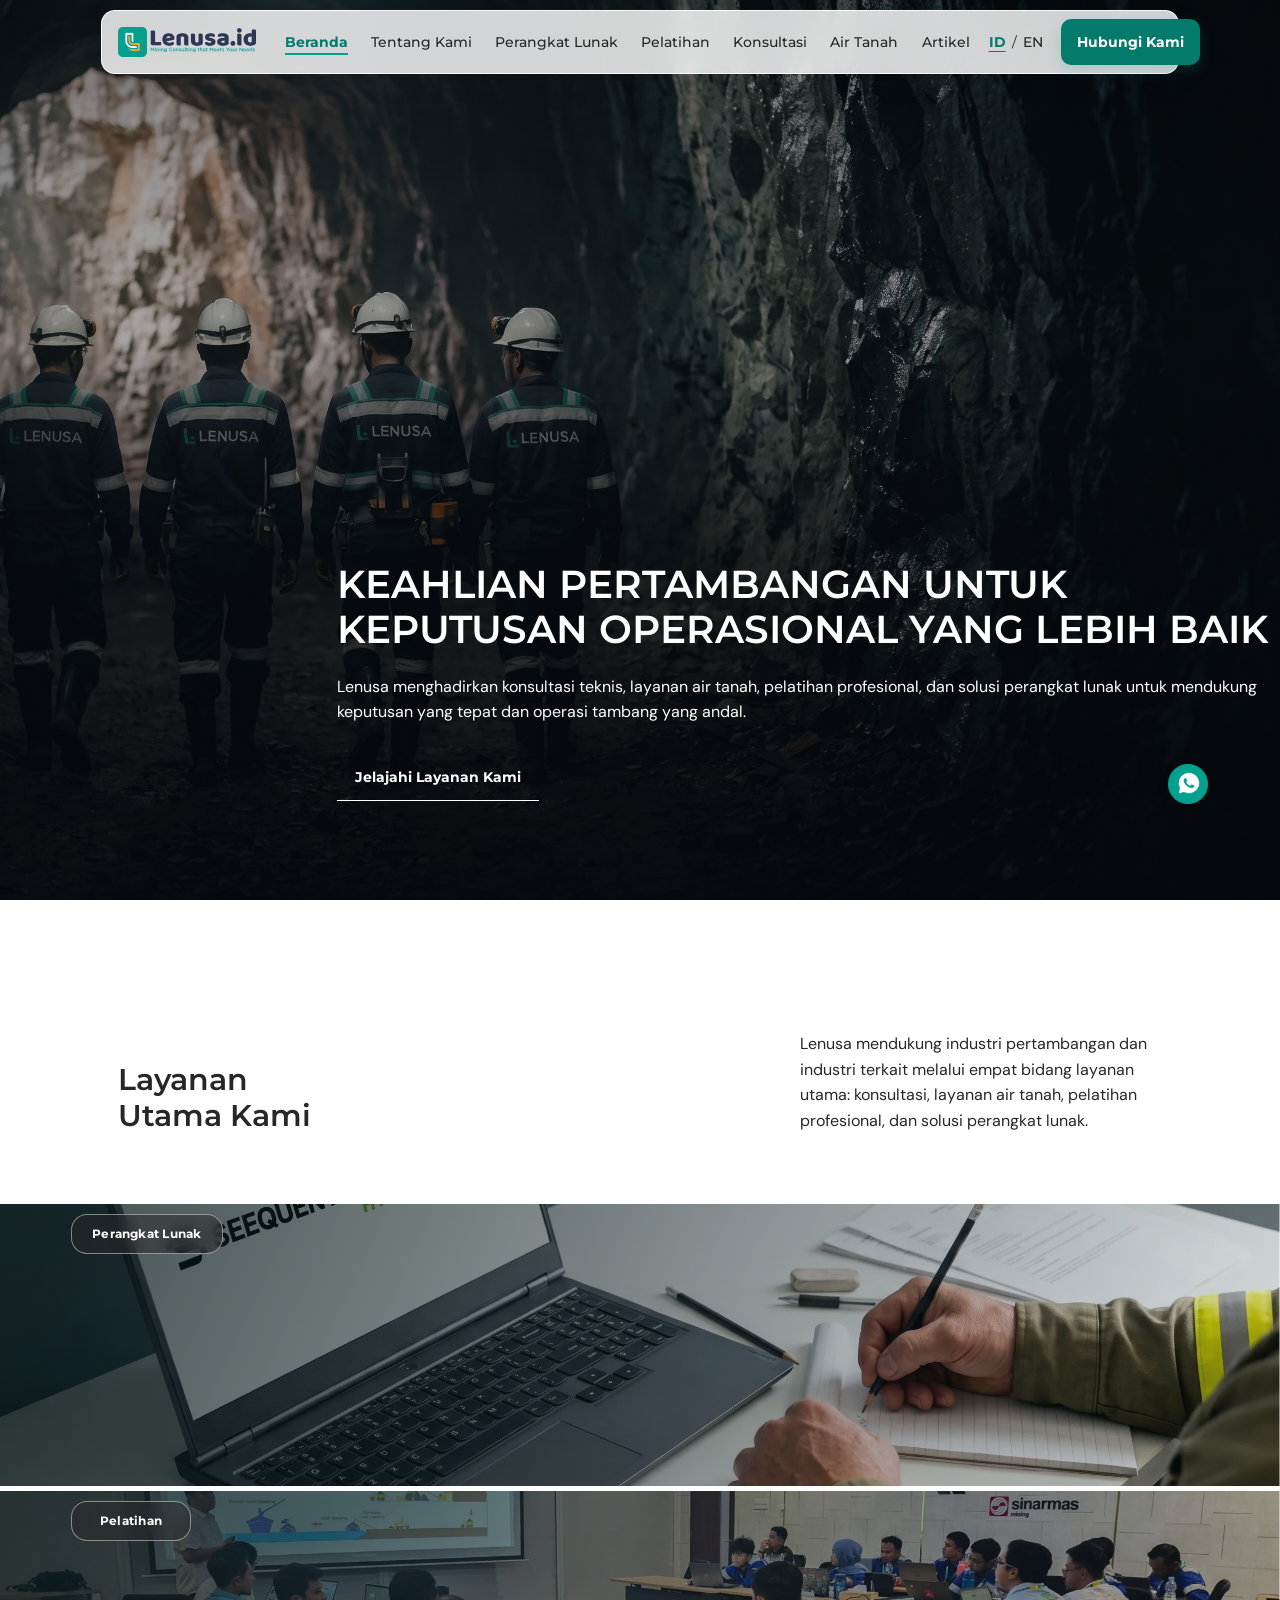
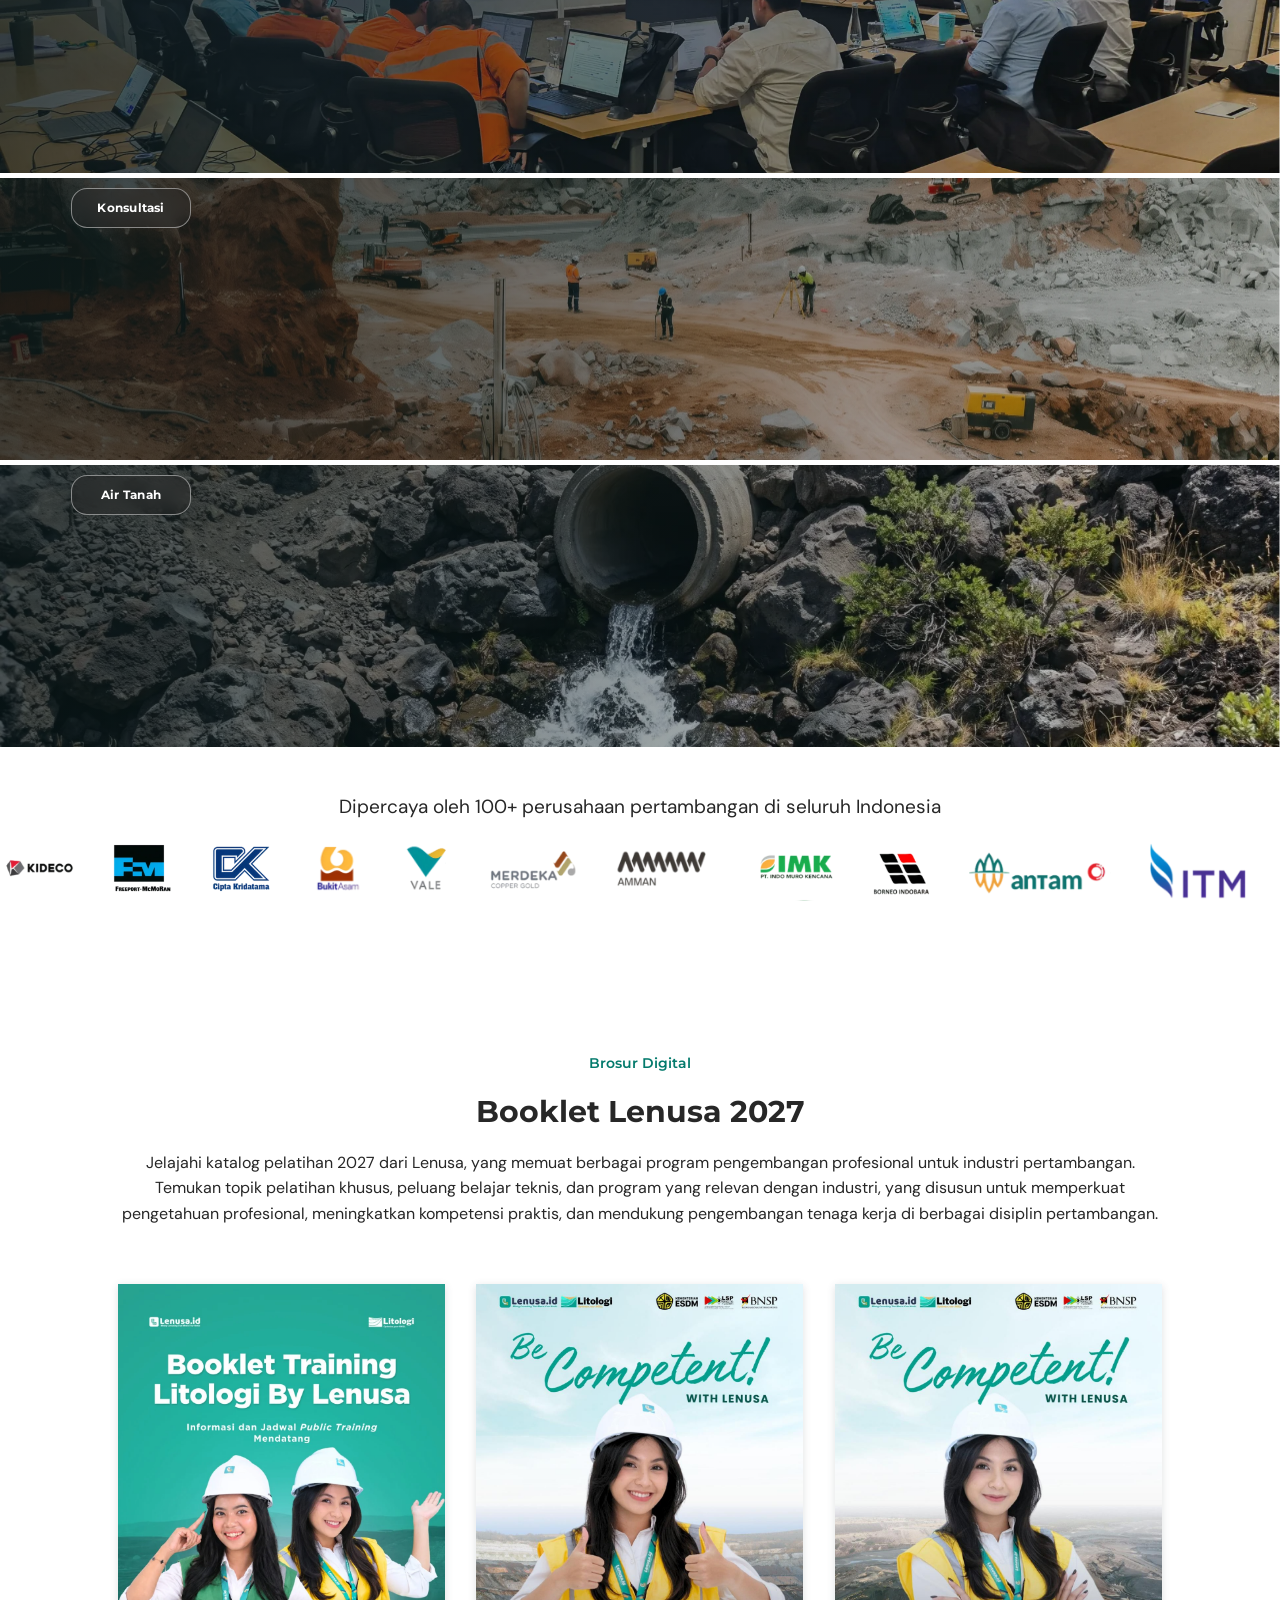
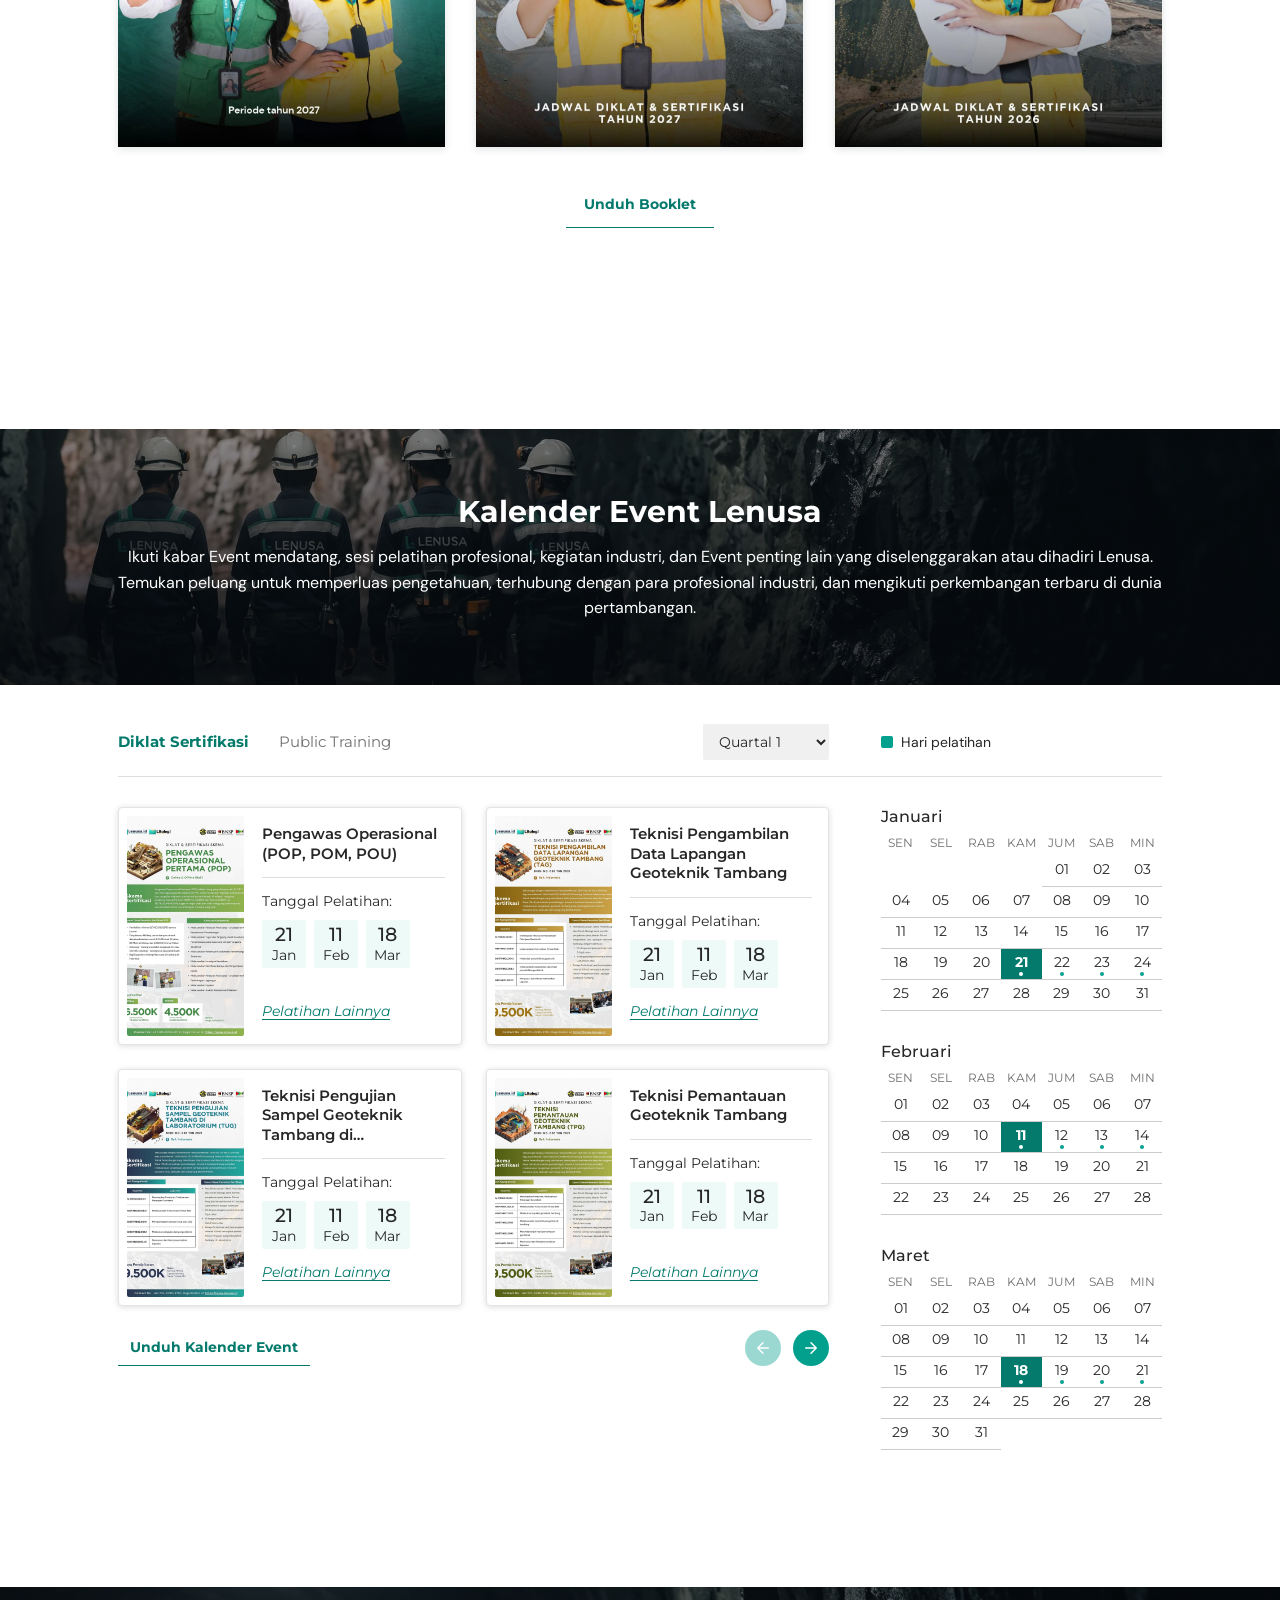
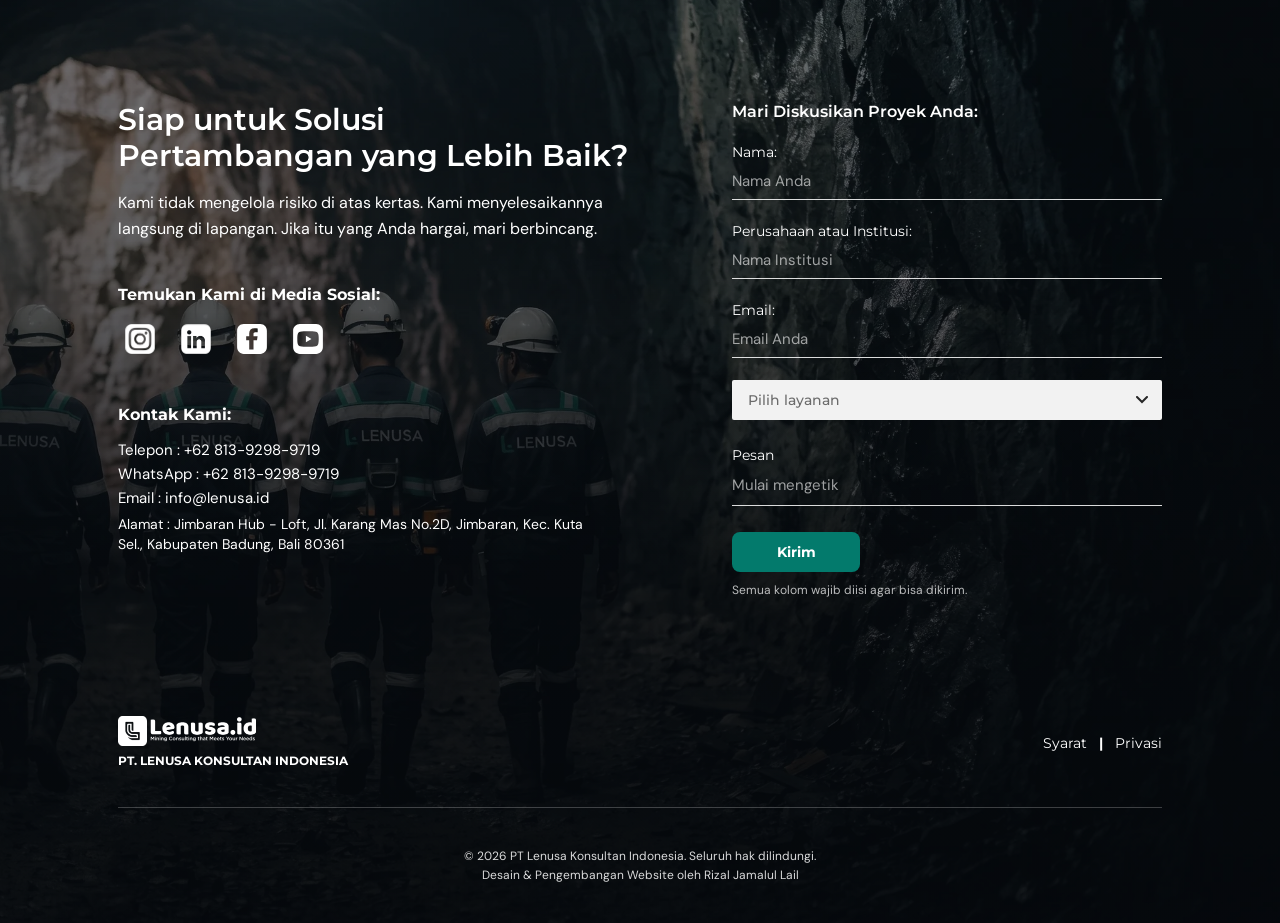
<file: index.html>
<!doctype html>
<html lang="id">
  <head>
    <meta charset="utf-8" />
    <meta name="viewport" content="width=device-width, initial-scale=1" />
    <title>Lenusa.id | Mining Consulting for Smarter Decisions</title>
  <meta name="description" content="PT Lenusa Konsultan Indonesia: geotechnical and hydrogeological consulting, groundwater permits, mining training and BNSP certification, and geoscience software for mining in Indonesia.">
    <link rel="preconnect" href="https://fonts.googleapis.com" />
    <link rel="preconnect" href="https://fonts.gstatic.com" crossorigin />
    <link rel="icon" type="image/png" href="assets/icons/favicon.png" />
    <link href="https://fonts.googleapis.com/css2?family=DM+Sans:ital,wght@0,400;0,500;0,600;0,700;1,400&family=Montserrat:ital,wght@0,300;0,400;0,500;0,600;0,700;0,800;1,700&display=swap" rel="stylesheet">
    <link rel="stylesheet" href="style.css" />
    <script>(function(d){var l;try{l=localStorage.getItem('lenusa-lang')}catch(e){}d.documentElement.lang=l==='en'?'en':'id';d.documentElement.classList.add('i18n-wait');setTimeout(function(){d.documentElement.classList.remove('i18n-wait')},1500)})(document)</script>
    <script src="script.js" defer></script>
  </head>
  <body>
    <site-header active="home"></site-header>

    <main>
      <section id="home" class="hero" aria-labelledby="hero-title">
        <div class="hero__bg" aria-hidden="true"></div>
        <div class="hero__in">
          <div class="hero__copy">
            <h1 id="hero-title" class="hero__title reveal reveal--0">
              Mining Expertise for Better Operational Decisions
            </h1>
            <p class="hero__text reveal reveal--1">
              Lenusa delivers technical consulting, groundwater services, professional training, and software solutions to support informed decisions and reliable mining operations.

            </p>
            <a class="wipe-button reveal reveal--2" href="#offers">Explore Our Services</a>
          </div>
          <div class="hero-marquee reveal reveal--3" aria-label="Lenusa services">
          <ul class="hero-marquee__track">
            <li><a class="hero-card" href="#service"><img src="assets/images/home/pillars/pillar-software.webp" alt="" /><span class="tag">Software</span></a></li>
            <li><a class="hero-card" href="#training-pillar"><img src="assets/images/home/pillars/pillar-training.webp" alt="" /><span class="tag">Training</span></a></li>
            <li><a class="hero-card" href="#products"><img src="assets/images/home/pillars/pillar-consulting.webp" alt="" /><span class="tag">Consulting</span></a></li>
            <li><a class="hero-card" href="#groundwater"><img src="assets/images/home/pillars/pillar-groundwater.webp" alt="" /><span class="tag">Groundwater</span></a></li>
            <li aria-hidden="true"><a class="hero-card" href="#service" tabindex="-1"><img src="assets/images/home/pillars/pillar-software.webp" alt="" /><span class="tag">Software</span></a></li>
            <li aria-hidden="true"><a class="hero-card" href="#training-pillar" tabindex="-1"><img src="assets/images/home/pillars/pillar-training.webp" alt="" /><span class="tag">Training</span></a></li>
            <li aria-hidden="true"><a class="hero-card" href="#products" tabindex="-1"><img src="assets/images/home/pillars/pillar-consulting.webp" alt="" /><span class="tag">Consulting</span></a></li>
            <li aria-hidden="true"><a class="hero-card" href="#groundwater" tabindex="-1"><img src="assets/images/home/pillars/pillar-groundwater.webp" alt="" /><span class="tag">Groundwater</span></a></li>
          </ul>
          </div>
        </div>
      </section>

      <section id="offers" class="pillars" aria-labelledby="pillars-title">
        <div class="intro">
          <h2 id="pillars-title">Our Core Services</h2>
          <p>
            Lenusa supports the mining and related industries through four key service areas: consulting, groundwater services, professional training, and software solutions.
          </p>
        </div>

        <section class="pillar-cards" aria-label="What Lenusa offers">
          <article id="service" class="pillar-card card--service">
            <div class="pillar-image" aria-hidden="true"></div>
            <span class="tag">Software</span>
            <div class="panel">
              <h3>Software</h3>
              <p>
                Lenusa provides specialized software solutions designed to support mining and engineering activities. Our software portfolio covers geotechnical, groundwater, geological, and geophysical applications, helping professionals manage technical data, perform analyses, and support informed engineering decisions.
              </p>
              <a class="wipe-button" href="software.html">View Software Solutions!</a>
            </div>
          </article>

          <article id="training-pillar" class="pillar-card card--training">
            <div class="pillar-image" aria-hidden="true"></div>
            <span class="tag">Training</span>
            <div class="panel">
              <h3>Training</h3>
              <p>
                Lenusa delivers professional training programs designed to enhance technical knowledge and practical competencies across the mining industry. Our programs cover various industry-related disciplines, providing participants with relevant insights, technical understanding, and practical knowledge to support their professional development.
              </p>
              <a class="wipe-button" href="training.html">View Training Programs!</a>
            </div>
          </article>

          <article id="products" class="pillar-card card--consulting">
            <div class="pillar-image" aria-hidden="true"></div>
            <span class="tag">Consulting</span>
            <div class="panel">
              <h3>Consulting</h3>
              <p>
                Lenusa offers specialized mining consultancy services backed by engineering expertise and technical assessments. Our capabilities include geotechnical engineering, slope stability analysis, mine design, and hydrogeological studies, providing practical recommendations to address operational challenges and support safer, more reliable mining activities.
              </p>
              <a class="wipe-button" href="consulting.html">View Consulting Services!</a>
            </div>
          </article>

          <article id="groundwater" class="pillar-card card--groundwater">
            <div class="pillar-image" aria-hidden="true"></div>
            <span class="tag">Groundwater</span>
            <div class="panel">
              <h3>Groundwater</h3>
              <p>
                Lenusa provides groundwater consulting services to support responsible water resource management and regulatory compliance. Our services include technical assessments, groundwater documentation, and assistance with permitting requirements to help businesses manage groundwater resources effectively and meet applicable regulations.
              </p>
              <a class="wipe-button" href="groundwater.html">View Groundwater Services!</a>
            </div>
          </article>
        </section>

        <section class="trusted" aria-label="Lenusa's mining company partners">
          <p>Trusted by 100+ Mining Company all across Indonesia</p>
          <div class="marquee">
            <div class="marquee-track">
              <div class="marquee-group">
                <img
                  src="assets/logos/clients/client-logo-01.svg"
                  alt="Company partner logo"
                />
                <img
                  src="assets/logos/clients/client-logo-02.svg"
                  alt="Company partner logo"
                />
                <img
                  src="assets/logos/clients/client-logo-03.svg"
                  alt="Company partner logo"
                />
                <img
                  src="assets/logos/clients/client-logo-04.svg"
                  alt="Company partner logo"
                />
                <img
                  src="assets/logos/clients/client-logo-05.svg"
                  alt="Company partner logo"
                />
                <img
                  src="assets/logos/clients/client-logo-06.svg"
                  alt="Company partner logo"
                />
                <img
                  src="assets/logos/clients/client-logo-07.svg"
                  alt="Company partner logo"
                />
                <img
                  src="assets/logos/clients/client-logo-08.svg"
                  alt="Company partner logo"
                />
                <img
                  src="assets/logos/clients/client-logo-09.svg"
                  alt="Company partner logo"
                />
                <img
                  src="assets/logos/clients/client-logo-10.svg"
                  alt="Company partner logo"
                />
                <img
                  src="assets/logos/clients/client-logo-11.svg"
                  alt="Company partner logo"
                />
                <img
                  src="assets/logos/clients/client-logo-12.svg"
                  alt="Company partner logo"
                />
                <img
                  src="assets/logos/clients/client-logo-13.svg"
                  alt="Company partner logo"
                />
                <img
                  src="assets/logos/clients/client-logo-14.svg"
                  alt="Company partner logo"
                />
              </div>
              <div class="marquee-group" aria-hidden="true">
                <img src="assets/logos/clients/client-logo-01.svg" alt="" />
                <img src="assets/logos/clients/client-logo-02.svg" alt="" />
                <img src="assets/logos/clients/client-logo-03.svg" alt="" />
                <img src="assets/logos/clients/client-logo-04.svg" alt="" />
                <img src="assets/logos/clients/client-logo-05.svg" alt="" />
                <img src="assets/logos/clients/client-logo-06.svg" alt="" />
                <img src="assets/logos/clients/client-logo-07.svg" alt="" />
                <img src="assets/logos/clients/client-logo-08.svg" alt="" />
                <img src="assets/logos/clients/client-logo-09.svg" alt="" />
                <img src="assets/logos/clients/client-logo-10.svg" alt="" />
                <img src="assets/logos/clients/client-logo-11.svg" alt="" />
                <img src="assets/logos/clients/client-logo-12.svg" alt="" />
                <img src="assets/logos/clients/client-logo-13.svg" alt="" />
                <img src="assets/logos/clients/client-logo-14.svg" alt="" />
              </div>
            </div>
          </div>
        </section>
      </section>

      <section id="brochure" class="brochure" aria-labelledby="brochure-title">
        <header class="brochure-intro">
          <p class="eyebrow">Digital brochure</p>
          <h2 id="brochure-title">Lenusa 2027 Booklet</h2>
          <p class="lead">
            Explore Lenusa's 2027 training catalogue, featuring a range of professional development programmes designed for the mining industry. Discover specialized training topics, technical learning opportunities, and industry-relevant programmes developed to strengthen professional knowledge, enhance practical competencies, and support workforce development across various mining disciplines.
          </p>
        </header>

        <div class="slider">
          <div class="controls">
            <button
              type="button"
              class="arrow"
              data-dir="-1"
              aria-label="Previous booklet"
            >
              <svg viewBox="0 0 24 24" aria-hidden="true">
                <path
                  d="M19 12H5M12 5l-7 7 7 7"
                  fill="none"
                  stroke="currentColor"
                  stroke-width="2"
                  stroke-linecap="round"
                  stroke-linejoin="round"
                />
              </svg>
            </button>
            <button
              type="button"
              class="arrow"
              data-dir="1"
              aria-label="Next booklet"
            >
              <svg viewBox="0 0 24 24" aria-hidden="true">
                <path
                  d="M5 12h14M12 5l7 7-7 7"
                  fill="none"
                  stroke="currentColor"
                  stroke-width="2"
                  stroke-linecap="round"
                  stroke-linejoin="round"
                />
              </svg>
            </button>
          </div>

          <ul class="track" aria-label="Booklets">
            <li class="slide">
              <button type="button" class="book book-open" data-book="book-diklat" data-name="Booklet Diklat &amp; Sertifikasi 2027" data-view="https://www.canva.com/design/DAHWFjihdT0/aHK8kfFw_VulHgBdPwY87w/view" data-download="https://drive.google.com/file/d/1IrQsHdumZxKSj8P6n4Cx-nKvxfMF7oMl/view?usp=drive_link" data-desc="Schedule and scheme details for the 2027 Diklat and BNSP certification programmes." aria-haspopup="dialog" aria-label="Open booklet: Booklet Diklat &amp; Sertifikasi 2027">
                <img src="assets/images/home/booklet/booklet-diklat-sertifikasi-2027.webp" alt="Booklet Diklat &amp; Sertifikasi 2027 cover" loading="lazy" />
              </button>
            </li>
            <li class="slide">
              <button type="button" class="book book-open" data-book="book-public" data-name="Booklet Public Training 2027" data-view="https://www.canva.com/design/DAHV6EEHlnI/msoUheKhlb_ptwT-VuwxVw/view" data-download="https://drive.google.com/file/d/1fMEBQW8znQGliSm5f0K-URs-GG1PRRi5/view?usp=drive_link" data-desc="Our 2027 public training catalogue, covering the programmes most in demand across mining." aria-haspopup="dialog" aria-label="Open booklet: Booklet Public Training 2027">
                <img src="assets/images/home/booklet/booklet-public-training-2027.jpg" alt="Booklet Public Training 2027 cover" loading="lazy" />
              </button>
            </li>
            <li class="slide">
              <button type="button" class="book book-open" data-book="book-2026" data-name="Booklet Diklat &amp; Sertifikasi 2026" data-view="https://www.canva.com/design/DAHU2QZhhxM/aQXvZpwwLfTb1_6g_0nLWA/view" data-download="https://drive.google.com/file/d/1ekuYRdmRirrgPiOfe5ud2Yc1luWosOGZ/view?usp=drive_link" data-desc="The 2026 Diklat and certification booklet, kept as a reference for earlier programmes and schedules." aria-haspopup="dialog" aria-label="Open booklet: Booklet Diklat &amp; Sertifikasi 2026">
                <img src="assets/images/home/booklet/booklet-diklat-sertifikasi-2026.jpg" alt="Booklet Diklat &amp; Sertifikasi 2026 cover" loading="lazy" />
              </button>
            </li>
          </ul>
        </div>

        <a class="wipe-button" href="https://drive.google.com/drive/folders/1pNjEOQM4Ht0dszrIbfwWwZ30cy90eBDv?usp=drive_link" target="_blank" rel="noopener noreferrer">Download Booklet</a>
      </section>

      <section id="calendar" class="cal" aria-labelledby="cal-title">
        <header class="cal-hero">
          <div class="cal-hero__in">
            <h2 id="cal-title">Lenusa’s Event Calendar</h2>
            <p>Stay informed about upcoming events, professional training sessions, industry activities, and other important events hosted or attended by Lenusa. Discover opportunities to expand your knowledge, connect with industry professionals, and stay updated on the latest developments in mining.</p>
          </div>
        </header>
        <div class="cal__in">
          <div class="cal__top">
            <div class="cal__tools">
            <nav id="cal-cats" class="cal__menu" data-cal="cats" aria-label="Training categories">
              <button type="button" class="cal-cat" data-cat="diklat" aria-pressed="true">Diklat Sertifikasi</button>
              <button type="button" class="cal-cat" data-cat="public" aria-pressed="false">Public Training</button>
            </nav>
            <div class="cal__bar">
              <label class="ar-sr" for="cal-q">Quarter</label>
              <select id="cal-q" data-cal="quarter">
                <option value="1">Quarter 1</option>
                <option value="2">Quarter 2</option>
                <option value="3">Quarter 3</option>
                <option value="4">Quarter 4</option>
              </select>
              <button id="cal-clear" data-cal="clear" type="button" hidden>Reset</button>
            </div>
            </div>
            <p class="cal__legend"><span aria-hidden="true"></span>Training days</p>
          </div>
          <div class="cal__layout">
            <div class="cal__main">
              <p id="cal-sub" class="ar-sr" data-cal="sub">Diklat Sertifikasi</p>
              <div class="cal__body">
                <p id="cal-status" class="ar-sr" data-cal="status" role="status"></p>
                <ul id="cal-list" class="cal__cards" data-cal="list"></ul>
                <div class="cal__bottom">
                  <a class="cal-download wipe-button" href="https://drive.google.com/file/d/1yFt6r1PEoACNlunQz09Z2wC8ekI7Ef4G/view?usp=drive_link" target="_blank" rel="noopener noreferrer">Download Event Calendar</a>
                  <div id="cal-pager" class="cal__pager" data-cal="pager" hidden>
                    <button id="cal-prev" data-cal="prev" type="button" aria-label="Previous trainings"><svg viewBox="0 0 24 24" aria-hidden="true"><path d="M19 12H5M12 5l-7 7 7 7" fill="none" stroke="currentColor" stroke-width="2" stroke-linecap="round" stroke-linejoin="round"/></svg></button>
                    <button id="cal-next" type="button" aria-label="Next trainings"><svg viewBox="0 0 24 24" aria-hidden="true"><path d="M5 12h14M12 5l7 7-7 7" fill="none" stroke="currentColor" stroke-width="2" stroke-linecap="round" stroke-linejoin="round"/></svg></button>
                  </div>
                </div>
              </div>
            </div>
            <aside class="cal__side" aria-label="Training days calendar">
              <div id="cal-months" class="cal-months" data-cal="months"></div>
            </aside>
          </div>
        </div>
      </section>
    </main>

    <site-footer></site-footer>

    <site-actions></site-actions>
  </body>
</html>
</file>
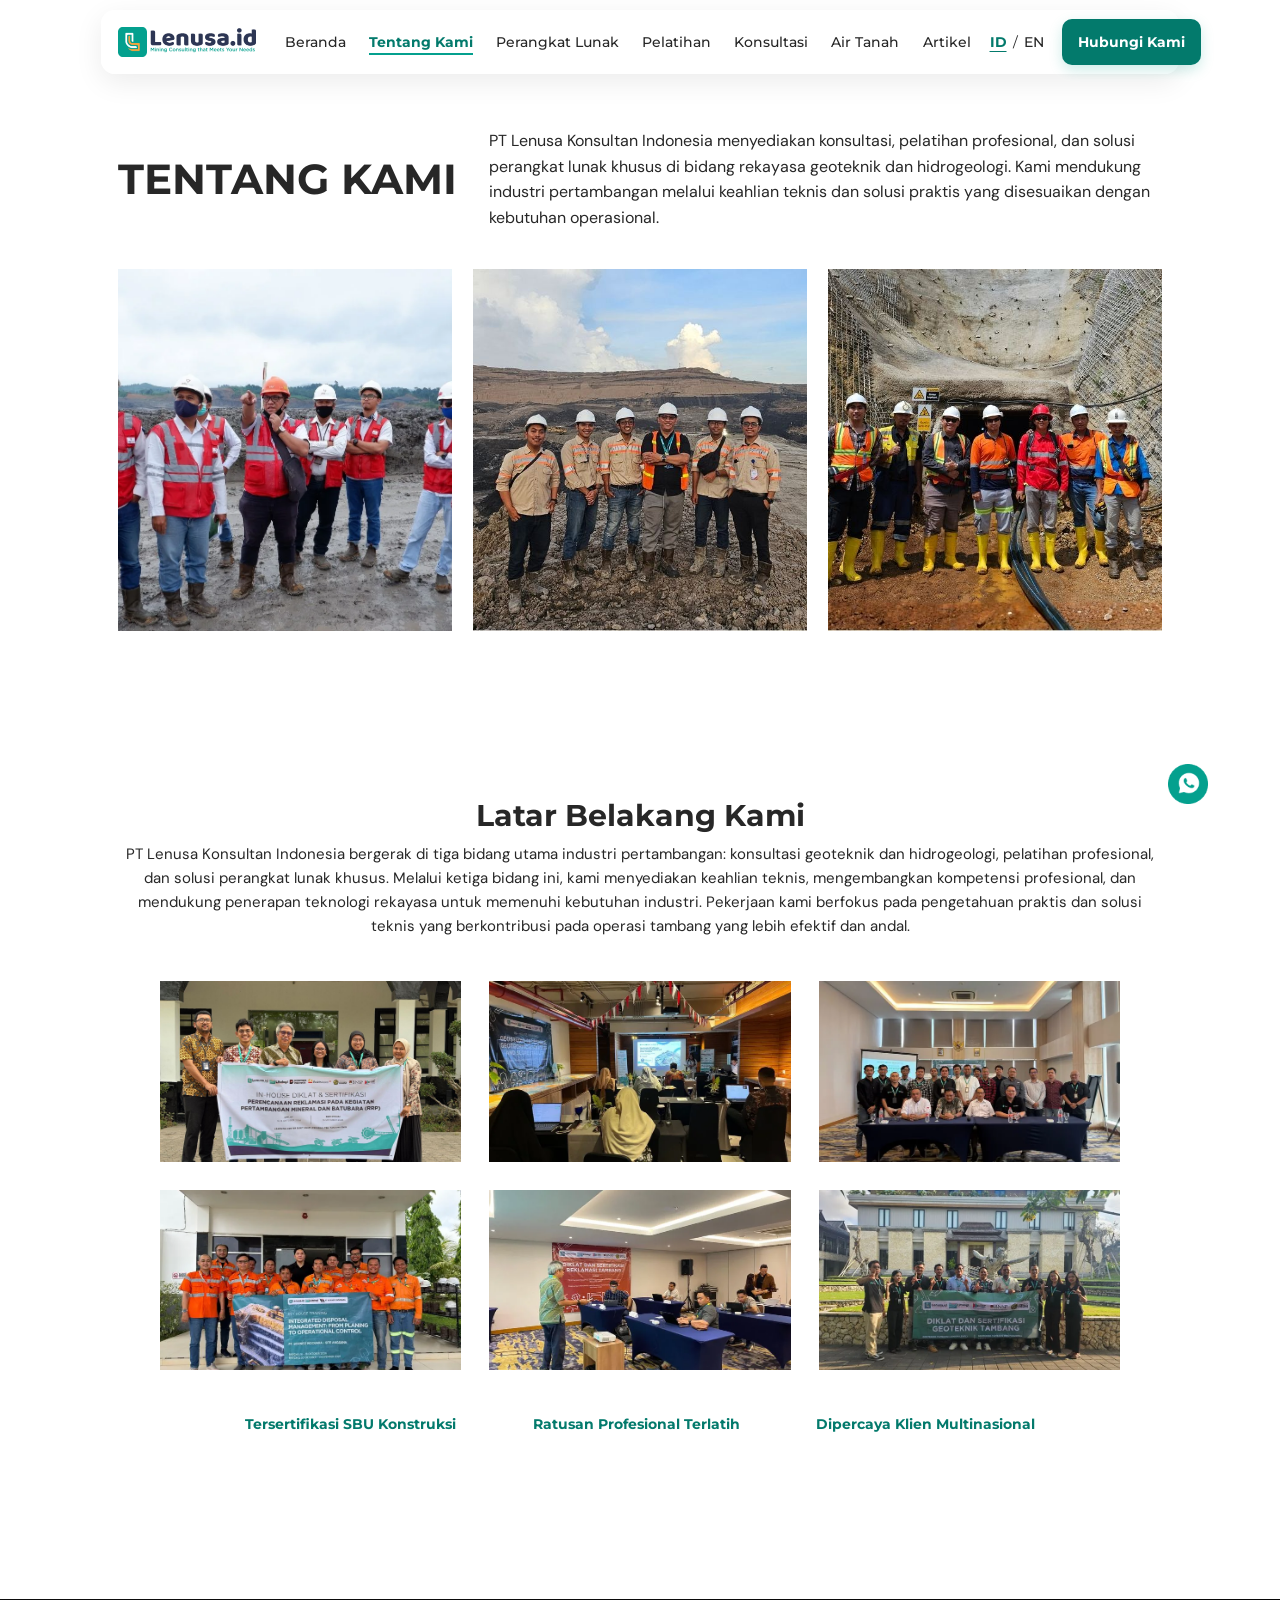
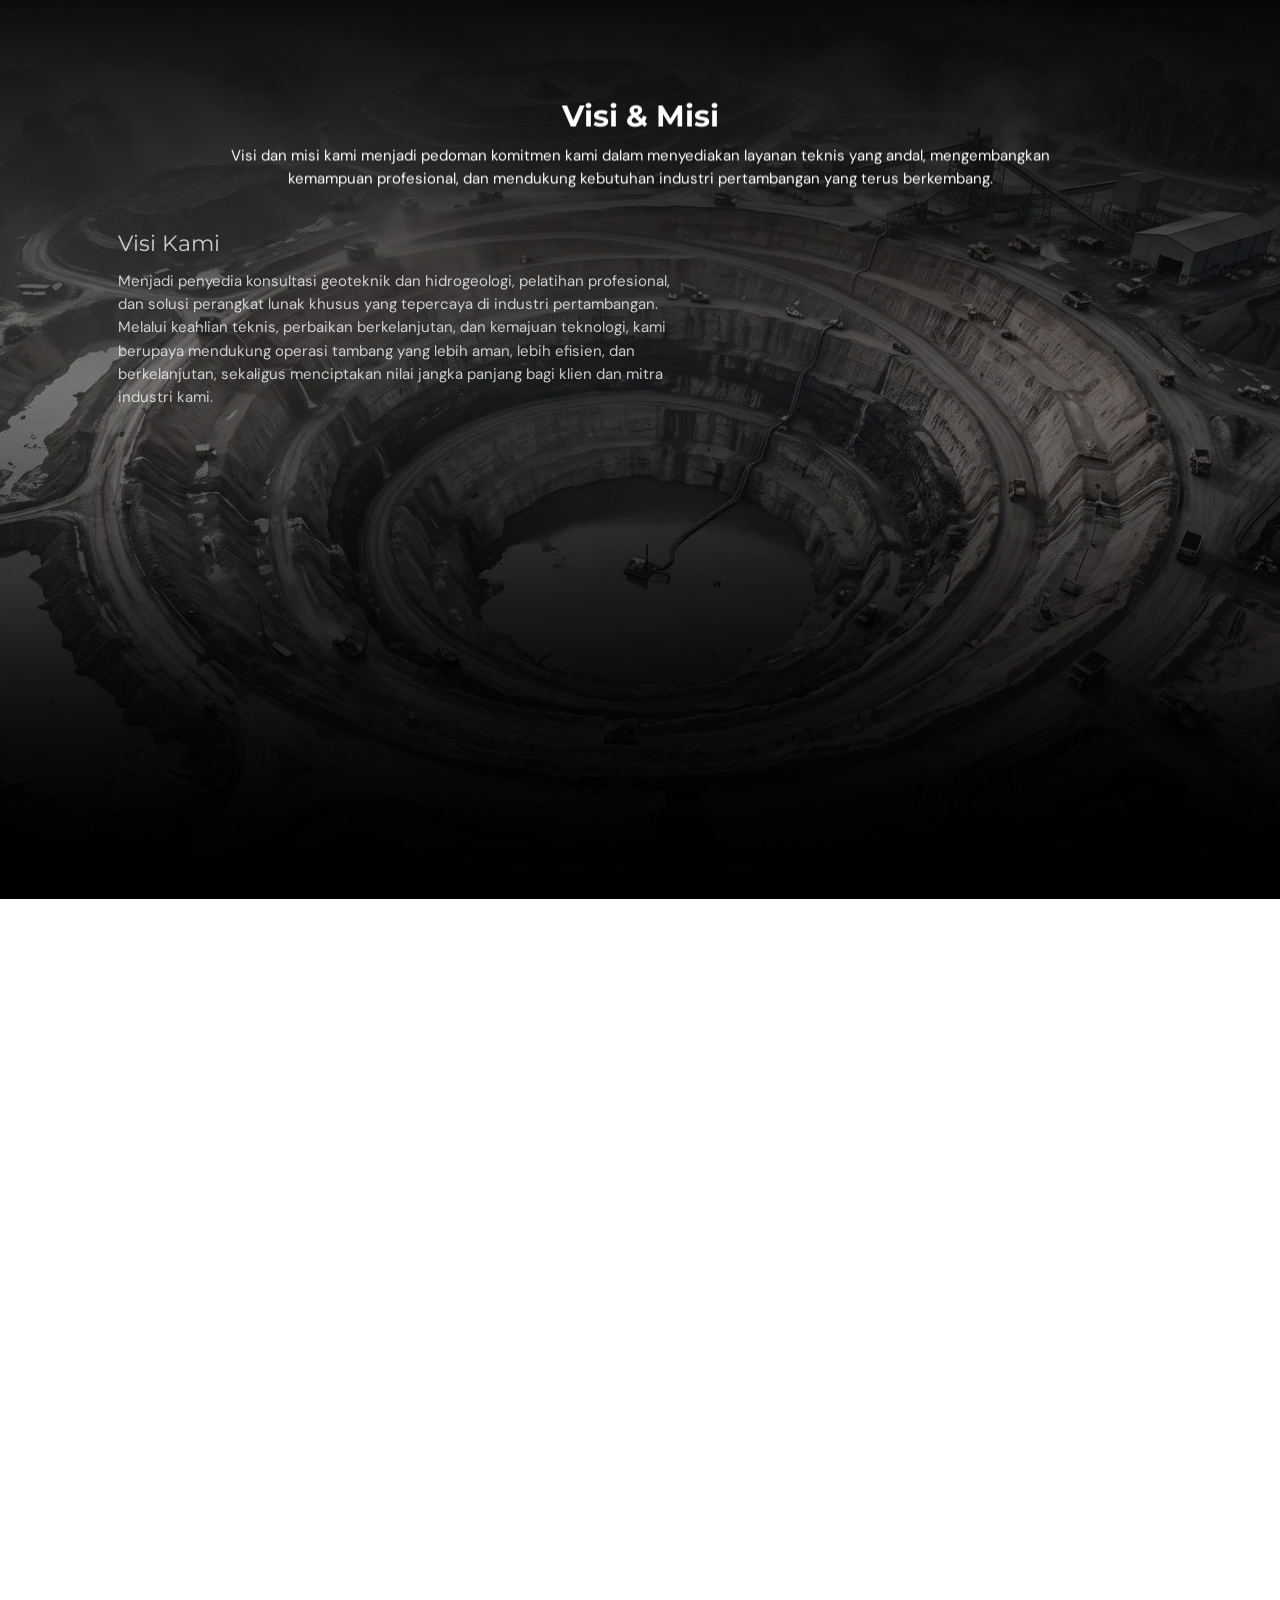
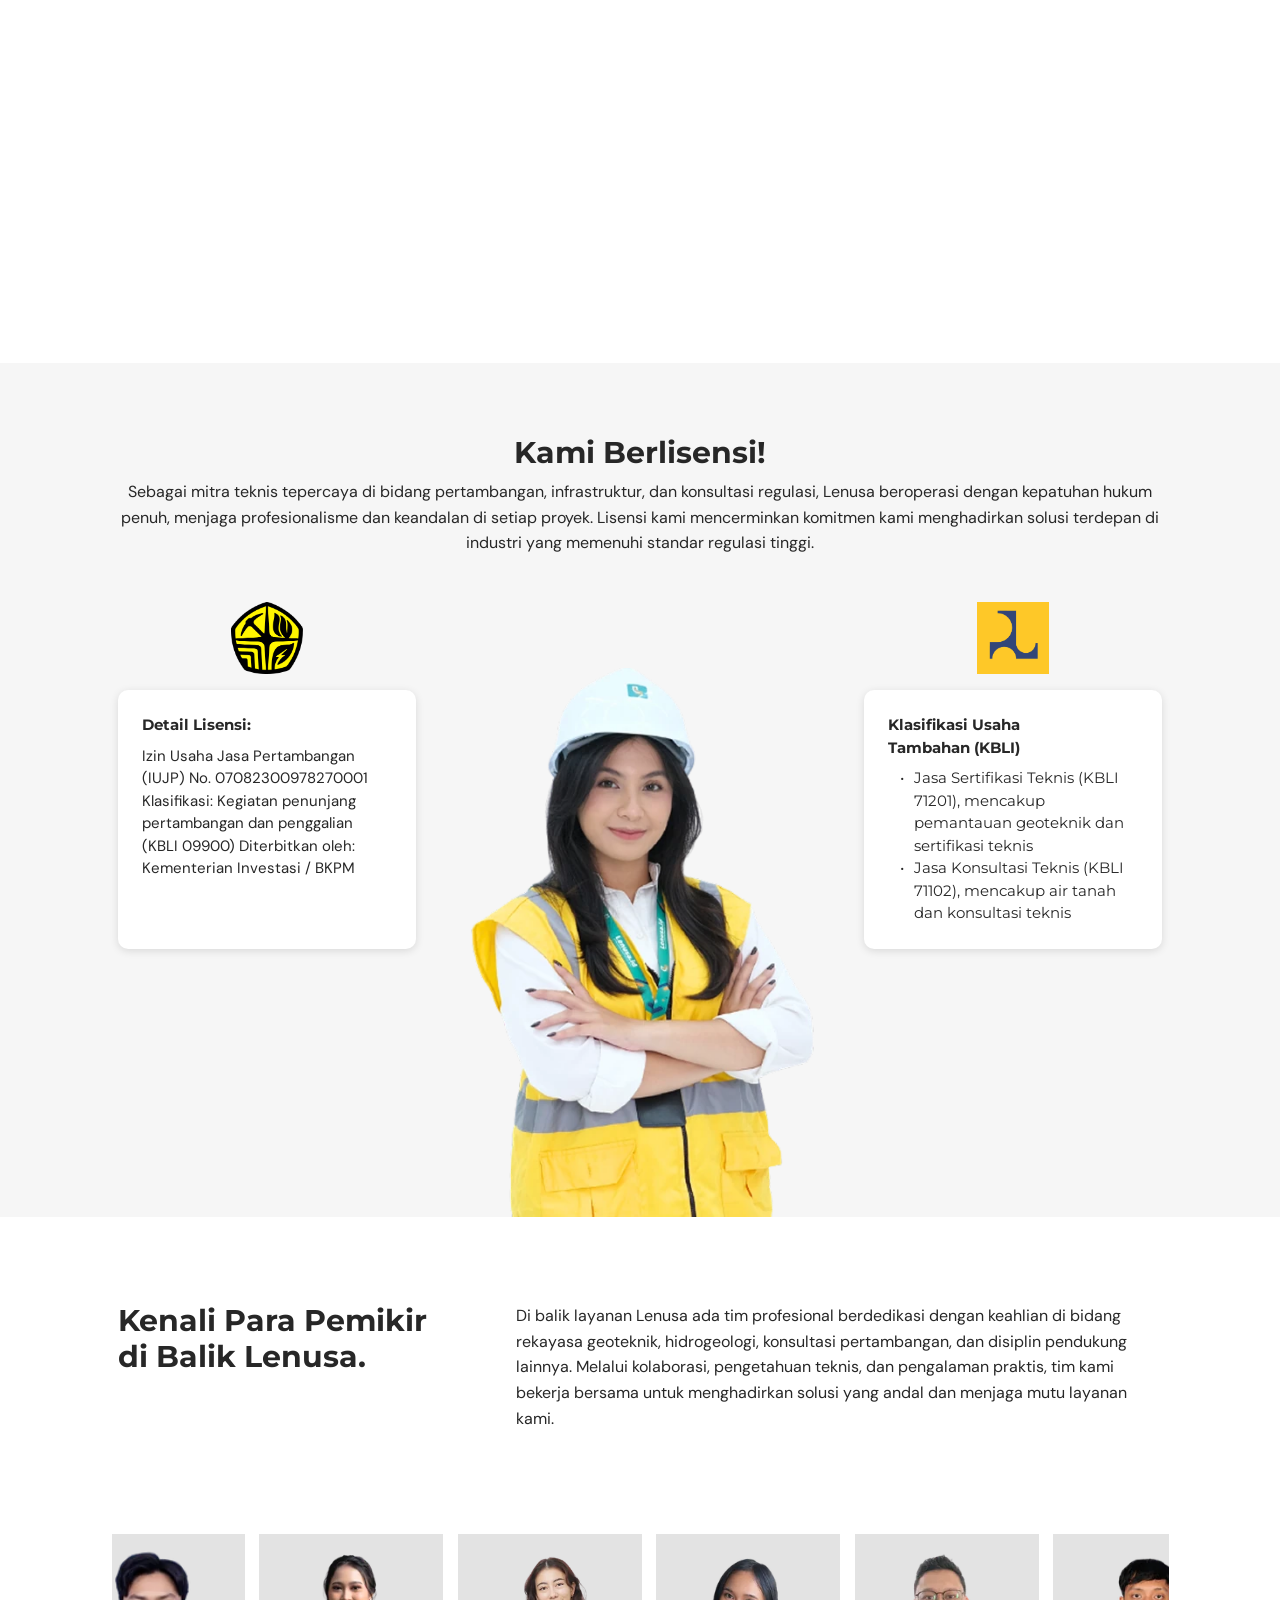
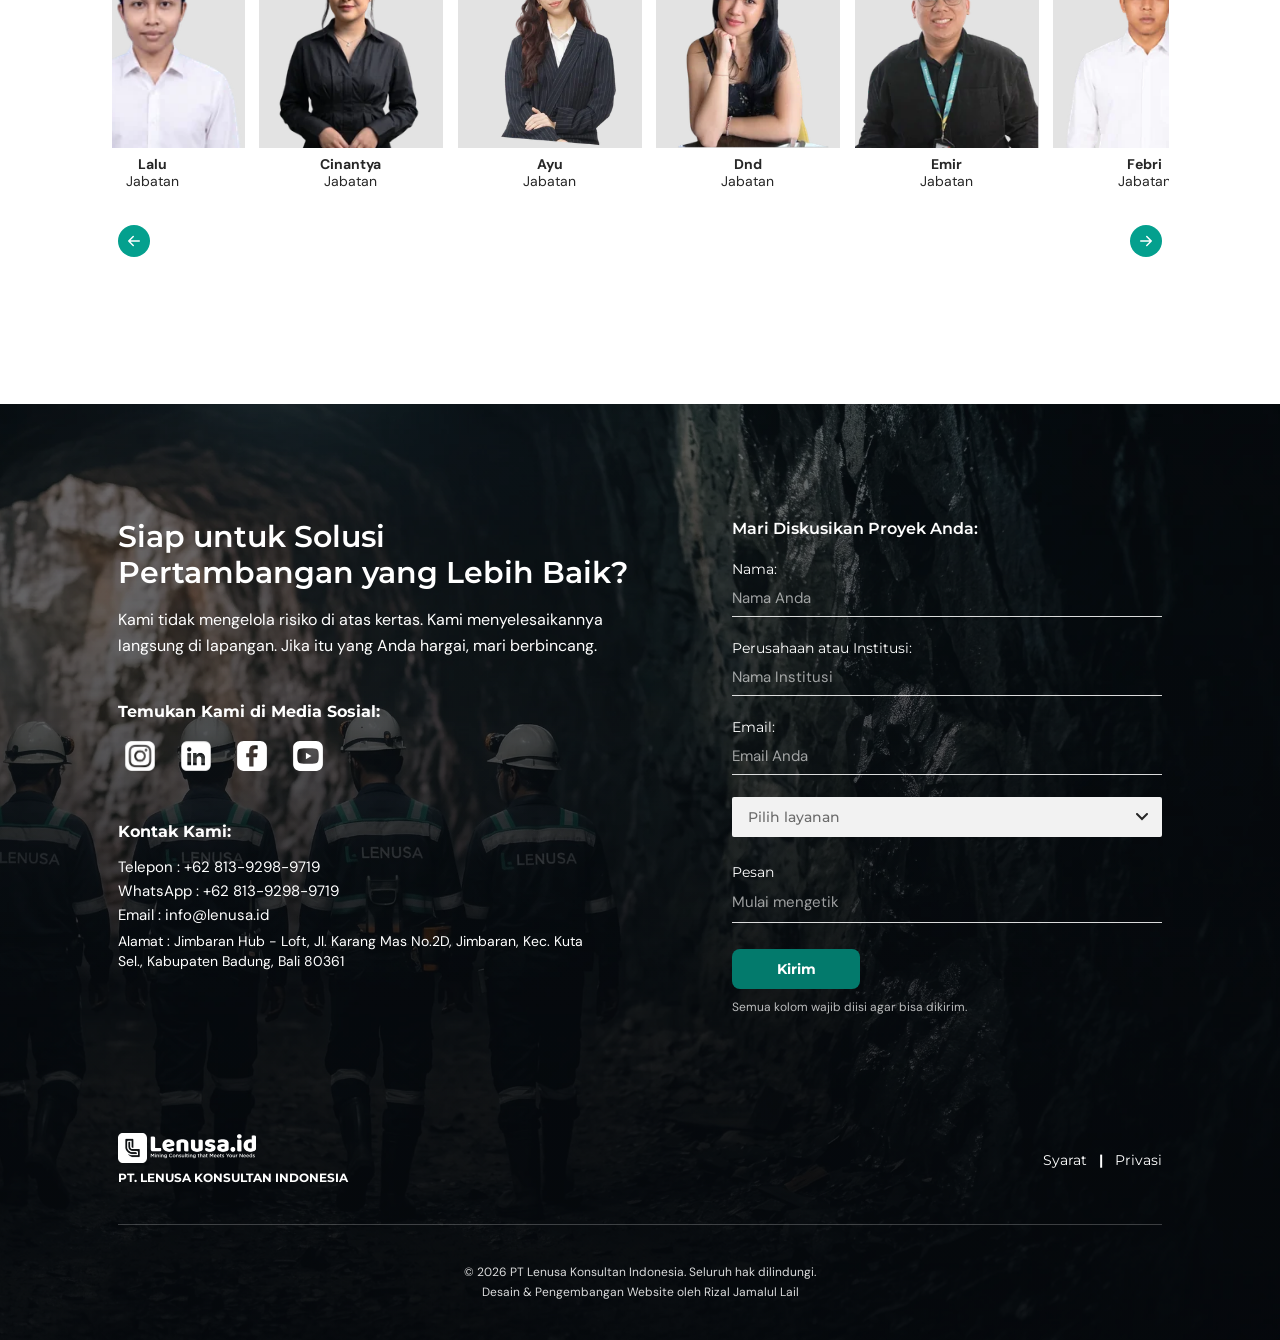
<file: about.html>
<!DOCTYPE html>
<html lang="id">
<head>
  <meta charset="utf-8">
  <meta name="viewport" content="width=device-width, initial-scale=1">
  <title>About Us | Lenusa.id</title>
  <meta name="description" content="About PT Lenusa Konsultan Indonesia, a Bali-based mining consultancy working in geotechnical and hydrogeological consulting, professional training and software.">
  <script>document.documentElement.classList.add('js')</script>
  <script>(function(d){var l;try{l=localStorage.getItem('lenusa-lang')}catch(e){}d.documentElement.lang=l==='en'?'en':'id';d.documentElement.classList.add('i18n-wait');setTimeout(function(){d.documentElement.classList.remove('i18n-wait')},1500)})(document)</script>
  <link rel="preconnect" href="https://fonts.googleapis.com">
  <link rel="preconnect" href="https://fonts.gstatic.com" crossorigin>
  <link href="https://fonts.googleapis.com/css2?family=DM+Sans:ital,wght@0,400;0,500;0,600;0,700;1,400&family=Montserrat:ital,wght@0,300;0,400;0,500;0,600;0,700;0,800;1,700&display=swap" rel="stylesheet">
  <link rel="icon" type="image/png" href="assets/icons/favicon.png">
  <link rel="stylesheet" href="style.css">
  <script src="script.js" defer></script>
</head>
<body class="about-page">
  <site-header active="about"></site-header>

  <main>
    <!-- ABOUT US -->
    <section id="about" class="about" aria-labelledby="about-title">
      <div class="about__head">
        <h1 id="about-title" class="about__title" data-fade>ABOUT <span>US</span></h1>
        <p class="about__lead fade-delay-100" data-fade>
          PT Lenusa Konsultan Indonesia provides specialized consulting, professional training, and software solutions in geotechnical and hydrogeological engineering. We support the mining industry through technical expertise and practical solutions tailored to operational requirements.
        </p>
      </div>
      <div class="about__photos">
        <img src="assets/images/consulting/why-choose-us/tailor.webp" alt="" data-fade-left>
        <img src="assets/images/about/about-row-2.jpg" alt="" data-fade-left class="fade-delay-240">
        <img src="assets/images/consulting/portfolio/portfolio-02.jpg" alt="" data-fade-left class="fade-delay-400">
      </div>
    </section>

    <!-- OUR BACKGROUND -->
    <section class="about-bg" aria-labelledby="about-bg-title">
      <div class="about-bg__in">
        <h2 id="about-bg-title" class="about-bg__title" data-fade-right>Our Background</h2>
        <p class="about-bg__text fade-delay-100" data-fade-right>
          PT Lenusa Konsultan Indonesia operates across three key areas of the mining industry: geotechnical and hydrogeological consulting, professional training, and specialized software solutions. Through these areas, we provide technical expertise, develop professional competencies, and support the application of engineering technologies to address industry requirements. Our work focuses on delivering practical knowledge and technical solutions that contribute to more effective and reliable mining operations.
        </p>

        <div class="about-bg__collage">
          <img src="assets/images/about/bg-1.jpg" alt="" data-fade-right style="--d:.2s">
          <img src="assets/images/about/bg-2.webp" alt="" data-fade-right style="--d:.3s">
          <img src="assets/images/about/bg-3.webp" alt="" data-fade-right style="--d:.4s">
          <img src="assets/images/about/bg-4.webp" alt="" data-fade-right style="--d:.5s">
          <img src="assets/images/about/bg-5.webp" alt="" data-fade-right style="--d:.6s">
          <img src="assets/images/about/bg-6.webp" alt="" data-fade-right style="--d:.7s">
        </div>

        <ul class="about-bg__stats">
          <li data-fade-right style="--d:.9s">Tersertifikasi SBU Konstruksi</li>
          <li data-fade-right style="--d:1s">Ratusan Profesional Terlatih</li>
          <li data-fade-right style="--d:1.1s">Dipercaya Klien Multinasional</li>
        </ul>
      </div>
    </section>

    <!-- VISION & MISSION (scrollytelling: Vision text > Vision images > Mission text > Mission image) -->
    <section class="vm" aria-labelledby="vm-title">
      <div class="vm__stage">
        <div class="vm__media">
          <img src="assets/images/shared/backgrounds/open-pit-aerial-dark.webp" alt="">
          <div class="vm__shade"></div>
        </div>

        <div class="vm__content">
          <header class="vm__head">
            <h2 id="vm-title" class="vm__title">Vision &amp; Mission</h2>
            <p class="vm__intro">Our vision and mission guide our commitment to delivering reliable technical services, developing professional capabilities, and supporting the evolving needs of the mining industry.</p>
          </header>

          <div class="vm__row vm__row--vision">
            <div class="vm__block vm__block--vision">
              <h3 class="vm__h3">Our Vision</h3>
              <p>To become a trusted provider of geotechnical and hydrogeological consulting, professional training, and specialized software solutions within the mining industry. Through technical expertise, continuous improvement, and technological advancement, we strive to support safer, more efficient, and sustainable mining operations while creating long-term value for our clients and industry partners.</p>
            </div>
            <div class="vm__pics vm__pics--vision">
              <img class="vm__pic" src="assets/images/about/vision-1.webp" alt="">
              <img class="vm__pic" src="assets/images/about/vision-2.webp" alt="">
            </div>
          </div>

          <div class="vm__row vm__row--mission">
            <div class="vm__block vm__block--mission">
              <h3 class="vm__h3">Our Mission</h3>
              <ul>
                <li>Deliver tailored, innovative solutions to address the unique challenges of mining operations.</li>
                <li>Enhance mining productivity and safety through expert consulting, training, and project services.</li>
                <li>Foster long-term partnerships by exceeding client expectations with professionalism and excellence.</li>
                <li>Commit to sustainability by integrating environmental considerations into every solution we offer.</li>
                <li>Empower the mining workforce with world-class training programs designed to elevate technical skills and expertise.</li>
              </ul>
            </div>
            <div class="vm__pics vm__pics--mission">
              <img class="vm__pic" src="assets/images/about/mission.webp" alt="">
            </div>
          </div>
        </div>
      </div>
    </section>

    <!-- WE ARE LICENSED -->
    <section class="lic" aria-labelledby="lic-title">
      <div class="lic__in">
        <header class="lic__head">
          <h2 id="lic-title" class="lic__title" data-fade-right>We are Licensed!</h2>
          <p class="lic__lead" data-fade-right style="--d:.1s">As a trusted technical partner across mining, infrastructure, and regulatory consulting, Lenusa operates under full legal compliance, ensuring professionalism and reliability in every project. Our licenses reflect our commitment to delivering industry-leading solutions that meet the highest regulatory standards.</p>
        </header>

        <div class="lic__body">
          <img class="lic__logo lic__logo--left" src="assets/images/about/licenses/esdm.webp" alt="Logo Kementerian ESDM" width="456" height="458" loading="lazy" data-fade-left style="--d:.15s">
          <article class="lic-card lic-card--left" data-fade-left style="--d:.2s">
            <h3>License Detail:</h3>
            <p>Mining Services Business License (IUJP) No. 07082300978270001 Classification: Supporting activities for mining and quarrying (KBLI 09900) Issued By: Ministry of Investment / BKPM</p>
          </article>

          <img class="lic__model" src="assets/images/about/licenses/licensed.webp" alt="" width="579" height="767" loading="lazy" data-fade-right style="--d:.3s">

          <img class="lic__logo lic__logo--right" src="assets/images/about/licenses/pu.webp" alt="Logo Kementerian Pekerjaan Umum" width="447" height="447" loading="lazy" data-fade-right style="--d:.3s">
          <article class="lic-card lic-card--right" data-fade-right style="--d:.35s">
            <h3>Additional Business Classifications (KBLI)</h3>
            <ul>
              <li>Technical Certification Services (KBLI 71201), covering geotechnical monitoring and technical certification</li>
              <li>Technical Consulting Services (KBLI 71102), covering groundwater and technical consulting</li>
            </ul>
          </article>
        </div>
      </div>
    </section>

    <!-- OUR TEAM -->
    <section id="team" class="ot" aria-labelledby="ot-title">
      <div class="ot__head">
        <h2 id="ot-title" class="ot__title" data-fade>Meet <strong>The Minds Behind Lenusa.</strong></h2>
        <p class="ot__text fade-delay-100" data-fade>
          Behind Lenusa's services is a team of dedicated professionals with expertise in geotechnical engineering, hydrogeology, mining consultancy, and other supporting disciplines. Through collaboration, technical knowledge, and practical experience, our team works together to deliver reliable solutions and maintain the quality of our services.
        </p>
      </div>

      <div class="ot__stage fade-delay-200" data-fade role="group" aria-roledescription="carousel" aria-label="Team members">
        <div class="ot__viewport" tabindex="-1">
          <ul class="ot__track">
            <li class="ot-card">
              <div class="ot-card__media">
                <img class="ot-card__photo" src="assets/images/about/team/lalu.webp" alt="Lalu" draggable="false">
                <span class="ot-card__links">
                  <a href="#" aria-label="Email Lalu"><svg viewBox="0 0 24 24" aria-hidden="true"><path fill="currentColor" d="M3 6v12h3.5v-7.5L12 15l5.5-4.5V18H21V6h-2.2L12 11.6 5.2 6z"/></svg></a>
                  <a href="#" aria-label="LinkedIn Lalu"><svg viewBox="0 0 24 24" aria-hidden="true"><path fill="currentColor" d="M20.4 3H3.6a.6.6 0 0 0-.6.6v16.8a.6.6 0 0 0 .6.6h16.8a.6.6 0 0 0 .6-.6V3.6a.6.6 0 0 0-.6-.6zM8.3 18.3H5.7V9.7h2.6zM7 8.5a1.5 1.5 0 1 1 0-3 1.5 1.5 0 0 1 0 3zm11.3 9.8h-2.6v-4.2c0-1 0-2.3-1.4-2.3s-1.6 1.1-1.6 2.2v4.3h-2.6V9.7h2.5v1.2c.4-.7 1.2-1.4 2.5-1.4 2.7 0 3.2 1.8 3.2 4.1z"/></svg></a>
                </span>
              </div>
              <p class="ot-card__who"><span class="ot-card__name">Lalu</span><span class="ot-card__pos">Position</span></p>
            </li>
            <li class="ot-card">
              <div class="ot-card__media">
                <img class="ot-card__photo" src="assets/images/about/team/cinantya.webp" alt="Cinantya" draggable="false">
                <span class="ot-card__links">
                  <a href="#" aria-label="Email Cinantya"><svg viewBox="0 0 24 24" aria-hidden="true"><path fill="currentColor" d="M3 6v12h3.5v-7.5L12 15l5.5-4.5V18H21V6h-2.2L12 11.6 5.2 6z"/></svg></a>
                  <a href="#" aria-label="LinkedIn Cinantya"><svg viewBox="0 0 24 24" aria-hidden="true"><path fill="currentColor" d="M20.4 3H3.6a.6.6 0 0 0-.6.6v16.8a.6.6 0 0 0 .6.6h16.8a.6.6 0 0 0 .6-.6V3.6a.6.6 0 0 0-.6-.6zM8.3 18.3H5.7V9.7h2.6zM7 8.5a1.5 1.5 0 1 1 0-3 1.5 1.5 0 0 1 0 3zm11.3 9.8h-2.6v-4.2c0-1 0-2.3-1.4-2.3s-1.6 1.1-1.6 2.2v4.3h-2.6V9.7h2.5v1.2c.4-.7 1.2-1.4 2.5-1.4 2.7 0 3.2 1.8 3.2 4.1z"/></svg></a>
                </span>
              </div>
              <p class="ot-card__who"><span class="ot-card__name">Cinantya</span><span class="ot-card__pos">Position</span></p>
            </li>
            <li class="ot-card">
              <div class="ot-card__media">
                <img class="ot-card__photo" src="assets/images/about/team/ayu.webp" alt="Ayu" draggable="false">
                <span class="ot-card__links">
                  <a href="#" aria-label="Email Ayu"><svg viewBox="0 0 24 24" aria-hidden="true"><path fill="currentColor" d="M3 6v12h3.5v-7.5L12 15l5.5-4.5V18H21V6h-2.2L12 11.6 5.2 6z"/></svg></a>
                  <a href="#" aria-label="LinkedIn Ayu"><svg viewBox="0 0 24 24" aria-hidden="true"><path fill="currentColor" d="M20.4 3H3.6a.6.6 0 0 0-.6.6v16.8a.6.6 0 0 0 .6.6h16.8a.6.6 0 0 0 .6-.6V3.6a.6.6 0 0 0-.6-.6zM8.3 18.3H5.7V9.7h2.6zM7 8.5a1.5 1.5 0 1 1 0-3 1.5 1.5 0 0 1 0 3zm11.3 9.8h-2.6v-4.2c0-1 0-2.3-1.4-2.3s-1.6 1.1-1.6 2.2v4.3h-2.6V9.7h2.5v1.2c.4-.7 1.2-1.4 2.5-1.4 2.7 0 3.2 1.8 3.2 4.1z"/></svg></a>
                </span>
              </div>
              <p class="ot-card__who"><span class="ot-card__name">Ayu</span><span class="ot-card__pos">Position</span></p>
            </li>
            <li class="ot-card">
              <div class="ot-card__media">
                <img class="ot-card__photo" src="assets/images/about/team/dnd.webp" alt="Dnd" draggable="false">
                <span class="ot-card__links">
                  <a href="#" aria-label="Email Dnd"><svg viewBox="0 0 24 24" aria-hidden="true"><path fill="currentColor" d="M3 6v12h3.5v-7.5L12 15l5.5-4.5V18H21V6h-2.2L12 11.6 5.2 6z"/></svg></a>
                  <a href="#" aria-label="LinkedIn Dnd"><svg viewBox="0 0 24 24" aria-hidden="true"><path fill="currentColor" d="M20.4 3H3.6a.6.6 0 0 0-.6.6v16.8a.6.6 0 0 0 .6.6h16.8a.6.6 0 0 0 .6-.6V3.6a.6.6 0 0 0-.6-.6zM8.3 18.3H5.7V9.7h2.6zM7 8.5a1.5 1.5 0 1 1 0-3 1.5 1.5 0 0 1 0 3zm11.3 9.8h-2.6v-4.2c0-1 0-2.3-1.4-2.3s-1.6 1.1-1.6 2.2v4.3h-2.6V9.7h2.5v1.2c.4-.7 1.2-1.4 2.5-1.4 2.7 0 3.2 1.8 3.2 4.1z"/></svg></a>
                </span>
              </div>
              <p class="ot-card__who"><span class="ot-card__name">Dnd</span><span class="ot-card__pos">Position</span></p>
            </li>
            <li class="ot-card">
              <div class="ot-card__media">
                <img class="ot-card__photo" src="assets/images/about/team/sindy.webp" alt="Emir" draggable="false">
                <span class="ot-card__links">
                  <a href="#" aria-label="Email Sindy"><svg viewBox="0 0 24 24" aria-hidden="true"><path fill="currentColor" d="M3 6v12h3.5v-7.5L12 15l5.5-4.5V18H21V6h-2.2L12 11.6 5.2 6z"/></svg></a>
                  <a href="#" aria-label="LinkedIn Sindy"><svg viewBox="0 0 24 24" aria-hidden="true"><path fill="currentColor" d="M20.4 3H3.6a.6.6 0 0 0-.6.6v16.8a.6.6 0 0 0 .6.6h16.8a.6.6 0 0 0 .6-.6V3.6a.6.6 0 0 0-.6-.6zM8.3 18.3H5.7V9.7h2.6zM7 8.5a1.5 1.5 0 1 1 0-3 1.5 1.5 0 0 1 0 3zm11.3 9.8h-2.6v-4.2c0-1 0-2.3-1.4-2.3s-1.6 1.1-1.6 2.2v4.3h-2.6V9.7h2.5v1.2c.4-.7 1.2-1.4 2.5-1.4 2.7 0 3.2 1.8 3.2 4.1z"/></svg></a>
                </span>
              </div>
              <p class="ot-card__who"><span class="ot-card__name">Emir</span><span class="ot-card__pos">Position</span></p>
            </li>
            <li class="ot-card">
              <div class="ot-card__media">
                <img class="ot-card__photo" src="assets/images/about/team/febri.webp" alt="Febri" draggable="false">
                <span class="ot-card__links">
                  <a href="#" aria-label="Email Febri"><svg viewBox="0 0 24 24" aria-hidden="true"><path fill="currentColor" d="M3 6v12h3.5v-7.5L12 15l5.5-4.5V18H21V6h-2.2L12 11.6 5.2 6z"/></svg></a>
                  <a href="#" aria-label="LinkedIn Febri"><svg viewBox="0 0 24 24" aria-hidden="true"><path fill="currentColor" d="M20.4 3H3.6a.6.6 0 0 0-.6.6v16.8a.6.6 0 0 0 .6.6h16.8a.6.6 0 0 0 .6-.6V3.6a.6.6 0 0 0-.6-.6zM8.3 18.3H5.7V9.7h2.6zM7 8.5a1.5 1.5 0 1 1 0-3 1.5 1.5 0 0 1 0 3zm11.3 9.8h-2.6v-4.2c0-1 0-2.3-1.4-2.3s-1.6 1.1-1.6 2.2v4.3h-2.6V9.7h2.5v1.2c.4-.7 1.2-1.4 2.5-1.4 2.7 0 3.2 1.8 3.2 4.1z"/></svg></a>
                </span>
              </div>
              <p class="ot-card__who"><span class="ot-card__name">Febri</span><span class="ot-card__pos">Position</span></p>
            </li>
            <li class="ot-card">
              <div class="ot-card__media">
                <img class="ot-card__photo" src="assets/images/about/team/bilqis.webp" alt="Bilqis" draggable="false">
                <span class="ot-card__links">
                  <a href="#" aria-label="Email Bilqis"><svg viewBox="0 0 24 24" aria-hidden="true"><path fill="currentColor" d="M3 6v12h3.5v-7.5L12 15l5.5-4.5V18H21V6h-2.2L12 11.6 5.2 6z"/></svg></a>
                  <a href="#" aria-label="LinkedIn Bilqis"><svg viewBox="0 0 24 24" aria-hidden="true"><path fill="currentColor" d="M20.4 3H3.6a.6.6 0 0 0-.6.6v16.8a.6.6 0 0 0 .6.6h16.8a.6.6 0 0 0 .6-.6V3.6a.6.6 0 0 0-.6-.6zM8.3 18.3H5.7V9.7h2.6zM7 8.5a1.5 1.5 0 1 1 0-3 1.5 1.5 0 0 1 0 3zm11.3 9.8h-2.6v-4.2c0-1 0-2.3-1.4-2.3s-1.6 1.1-1.6 2.2v4.3h-2.6V9.7h2.5v1.2c.4-.7 1.2-1.4 2.5-1.4 2.7 0 3.2 1.8 3.2 4.1z"/></svg></a>
                </span>
              </div>
              <p class="ot-card__who"><span class="ot-card__name">Bilqis</span><span class="ot-card__pos">Position</span></p>
            </li>
            <li class="ot-card">
              <div class="ot-card__media">
                <img class="ot-card__photo" src="assets/images/about/team/anjeli.webp" alt="Anjeli" draggable="false">
                <span class="ot-card__links">
                  <a href="#" aria-label="Email Anjeli"><svg viewBox="0 0 24 24" aria-hidden="true"><path fill="currentColor" d="M3 6v12h3.5v-7.5L12 15l5.5-4.5V18H21V6h-2.2L12 11.6 5.2 6z"/></svg></a>
                  <a href="#" aria-label="LinkedIn Anjeli"><svg viewBox="0 0 24 24" aria-hidden="true"><path fill="currentColor" d="M20.4 3H3.6a.6.6 0 0 0-.6.6v16.8a.6.6 0 0 0 .6.6h16.8a.6.6 0 0 0 .6-.6V3.6a.6.6 0 0 0-.6-.6zM8.3 18.3H5.7V9.7h2.6zM7 8.5a1.5 1.5 0 1 1 0-3 1.5 1.5 0 0 1 0 3zm11.3 9.8h-2.6v-4.2c0-1 0-2.3-1.4-2.3s-1.6 1.1-1.6 2.2v4.3h-2.6V9.7h2.5v1.2c.4-.7 1.2-1.4 2.5-1.4 2.7 0 3.2 1.8 3.2 4.1z"/></svg></a>
                </span>
              </div>
              <p class="ot-card__who"><span class="ot-card__name">Anjeli</span><span class="ot-card__pos">Position</span></p>
            </li>
            <li class="ot-card">
              <div class="ot-card__media">
                <img class="ot-card__photo" src="assets/images/about/team/kalista.webp" alt="Kalista" draggable="false">
                <span class="ot-card__links">
                  <a href="#" aria-label="Email Kalista"><svg viewBox="0 0 24 24" aria-hidden="true"><path fill="currentColor" d="M3 6v12h3.5v-7.5L12 15l5.5-4.5V18H21V6h-2.2L12 11.6 5.2 6z"/></svg></a>
                  <a href="#" aria-label="LinkedIn Kalista"><svg viewBox="0 0 24 24" aria-hidden="true"><path fill="currentColor" d="M20.4 3H3.6a.6.6 0 0 0-.6.6v16.8a.6.6 0 0 0 .6.6h16.8a.6.6 0 0 0 .6-.6V3.6a.6.6 0 0 0-.6-.6zM8.3 18.3H5.7V9.7h2.6zM7 8.5a1.5 1.5 0 1 1 0-3 1.5 1.5 0 0 1 0 3zm11.3 9.8h-2.6v-4.2c0-1 0-2.3-1.4-2.3s-1.6 1.1-1.6 2.2v4.3h-2.6V9.7h2.5v1.2c.4-.7 1.2-1.4 2.5-1.4 2.7 0 3.2 1.8 3.2 4.1z"/></svg></a>
                </span>
              </div>
              <p class="ot-card__who"><span class="ot-card__name">Kalista</span><span class="ot-card__pos">Position</span></p>
            </li>
            <li class="ot-card">
              <div class="ot-card__media">
                <img class="ot-card__photo" src="assets/images/about/team/rama.webp" alt="Rama" draggable="false">
                <span class="ot-card__links">
                  <a href="#" aria-label="Email Rama"><svg viewBox="0 0 24 24" aria-hidden="true"><path fill="currentColor" d="M3 6v12h3.5v-7.5L12 15l5.5-4.5V18H21V6h-2.2L12 11.6 5.2 6z"/></svg></a>
                  <a href="#" aria-label="LinkedIn Rama"><svg viewBox="0 0 24 24" aria-hidden="true"><path fill="currentColor" d="M20.4 3H3.6a.6.6 0 0 0-.6.6v16.8a.6.6 0 0 0 .6.6h16.8a.6.6 0 0 0 .6-.6V3.6a.6.6 0 0 0-.6-.6zM8.3 18.3H5.7V9.7h2.6zM7 8.5a1.5 1.5 0 1 1 0-3 1.5 1.5 0 0 1 0 3zm11.3 9.8h-2.6v-4.2c0-1 0-2.3-1.4-2.3s-1.6 1.1-1.6 2.2v4.3h-2.6V9.7h2.5v1.2c.4-.7 1.2-1.4 2.5-1.4 2.7 0 3.2 1.8 3.2 4.1z"/></svg></a>
                </span>
              </div>
              <p class="ot-card__who"><span class="ot-card__name">Rama</span><span class="ot-card__pos">Position</span></p>
            </li>
          </ul>
        </div>
        <div class="ot__nav">
          <button type="button" class="ot__arrow" data-dir="-1" aria-label="Previous team members" disabled>
            <svg viewBox="0 0 24 24" aria-hidden="true"><path d="M19 12H5m6-6-6 6 6 6" fill="none" stroke="currentColor" stroke-width="2" stroke-linecap="round" stroke-linejoin="round"/></svg>
          </button>
          <button type="button" class="ot__arrow" data-dir="1" aria-label="Next team members">
            <svg viewBox="0 0 24 24" aria-hidden="true"><path d="M5 12h14m-6-6 6 6-6 6" fill="none" stroke="currentColor" stroke-width="2" stroke-linecap="round" stroke-linejoin="round"/></svg>
          </button>
        </div>
      </div>
    </section>

  </main>
  <site-footer></site-footer>
  <site-actions></site-actions>
</body>
</html>
</file>
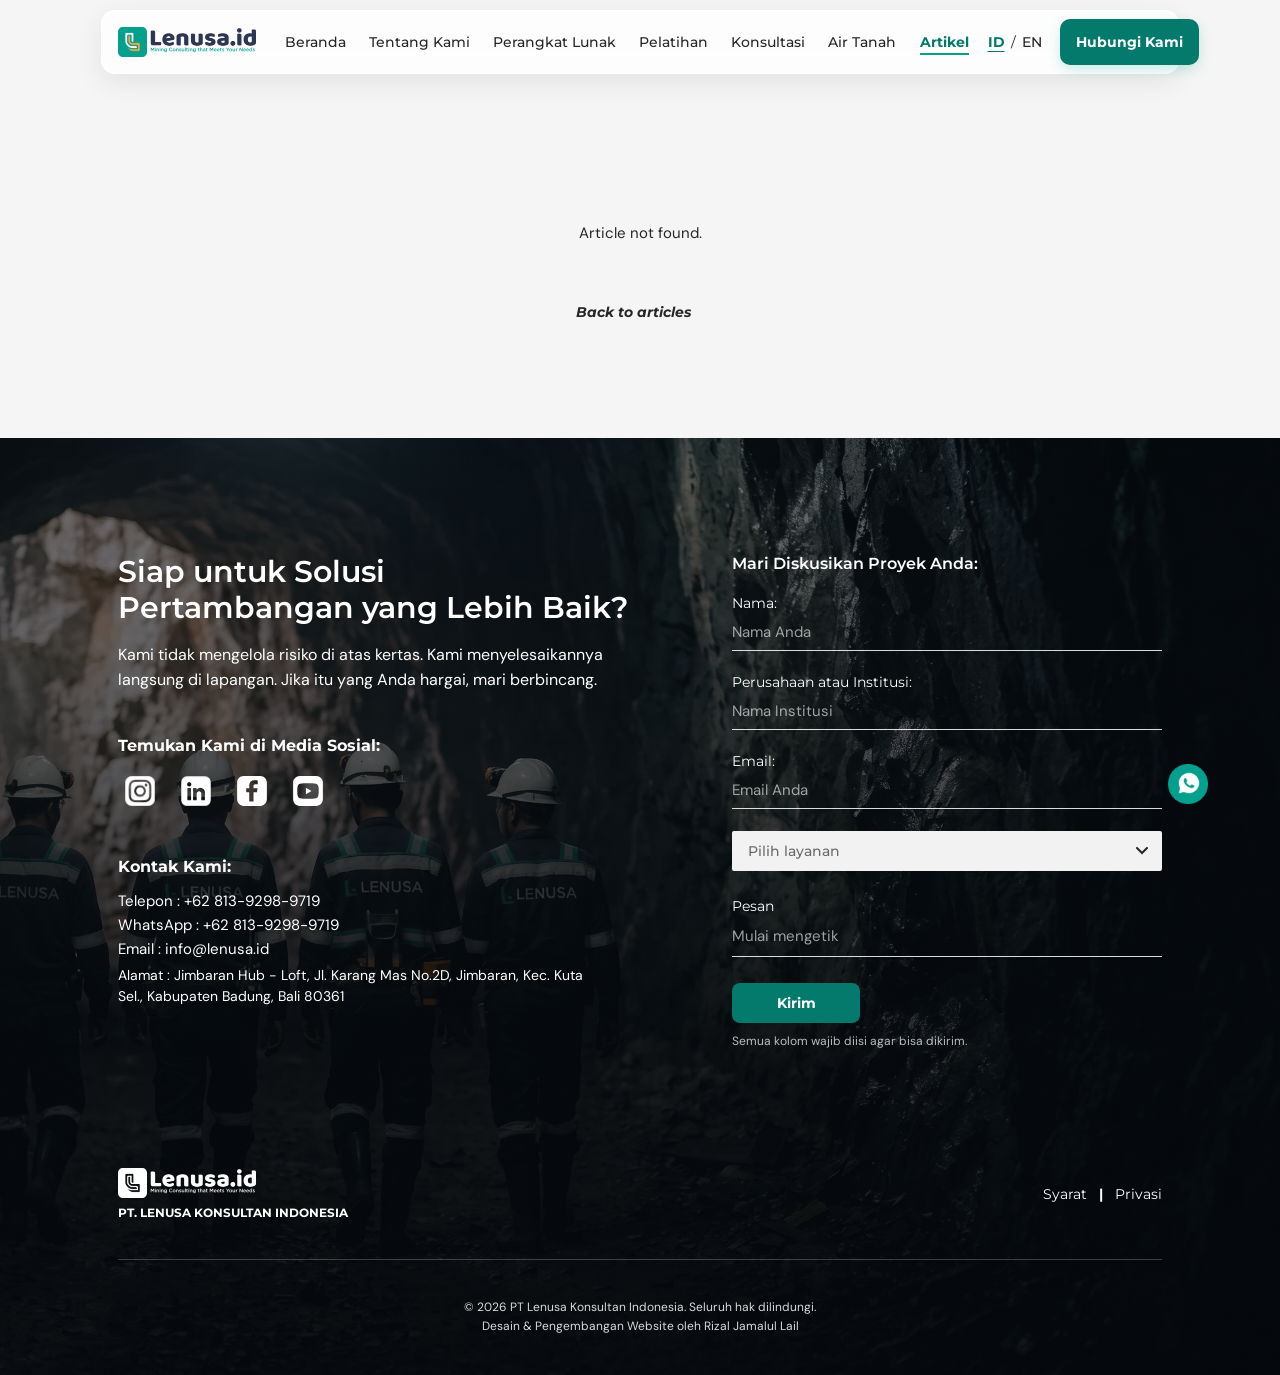
<file: article-details.html>
<!DOCTYPE html>
<html lang="id">
<head>
  <meta charset="utf-8">
  <meta name="viewport" content="width=device-width, initial-scale=1">
  <title>Article | Lenusa.id</title>
  <meta name="description" content="Article summary from Lenusa with a link to the original publication.">
  <script>document.documentElement.classList.add('js')</script>
  <script>(function(d){var l;try{l=localStorage.getItem('lenusa-lang')}catch(e){}d.documentElement.lang=l==='en'?'en':'id';d.documentElement.classList.add('i18n-wait');setTimeout(function(){d.documentElement.classList.remove('i18n-wait')},1500)})(document)</script>
  <link rel="preconnect" href="https://fonts.googleapis.com">
  <link rel="preconnect" href="https://fonts.gstatic.com" crossorigin>
  <link href="https://fonts.googleapis.com/css2?family=DM+Sans:ital,wght@0,400;0,500;0,600;0,700;1,400&family=Montserrat:ital,wght@0,300;0,400;0,500;0,600;0,700;0,800;1,700&display=swap" rel="stylesheet">
  <link rel="icon" type="image/png" href="assets/icons/favicon.png">
  <link rel="stylesheet" href="style.css">
  <script src="script.js" defer></script>
</head>
<body>
  <site-header active="article"></site-header>

  <main id="ar-page" class="ar--detail">
    <div id="ar-detail" class="ar-wrap">
      <!-- the article is chosen with ?id= in the address, e.g. article-details.html?id=1 -->
      <nav class="ar-crumb" aria-label="Breadcrumb" data-fade>
        <a href="article.html">
          <svg viewBox="0 0 24 24" fill="none" stroke="currentColor" stroke-width="1.5" stroke-linecap="round" stroke-linejoin="round" aria-hidden="true"><path d="M21 12H3M9 6l-6 6 6 6"/></svg>
          Article
        </a>
        <span aria-hidden="true">•</span>
        <strong id="a-crumb" aria-current="page"></strong>
      </nav>

      <article>
        <header data-fade>
          <h1 id="a-title" class="ar-title"></h1>
          <p id="a-meta" class="ar-meta-line"></p>
          <p id="a-author" class="ar-author"></p>
        </header>

        <figure class="ar-cover fade-delay-100" data-fade>
          <img id="a-cover" alt="">
          <figcaption id="a-caption"></figcaption>
        </figure>

        <div id="a-body" class="ar-prose"></div>
      </article>

      <section id="ar-rel" class="ar-rel" aria-labelledby="ar-rel-title" data-fade>
        <h2 id="ar-rel-title">Relevant Article</h2>
        <ul id="a-rel" class="ar-rel__grid"></ul>
      </section>
    </div>
  </main>

  <site-footer></site-footer>
  <site-actions></site-actions>
</body>
</html>
</file>
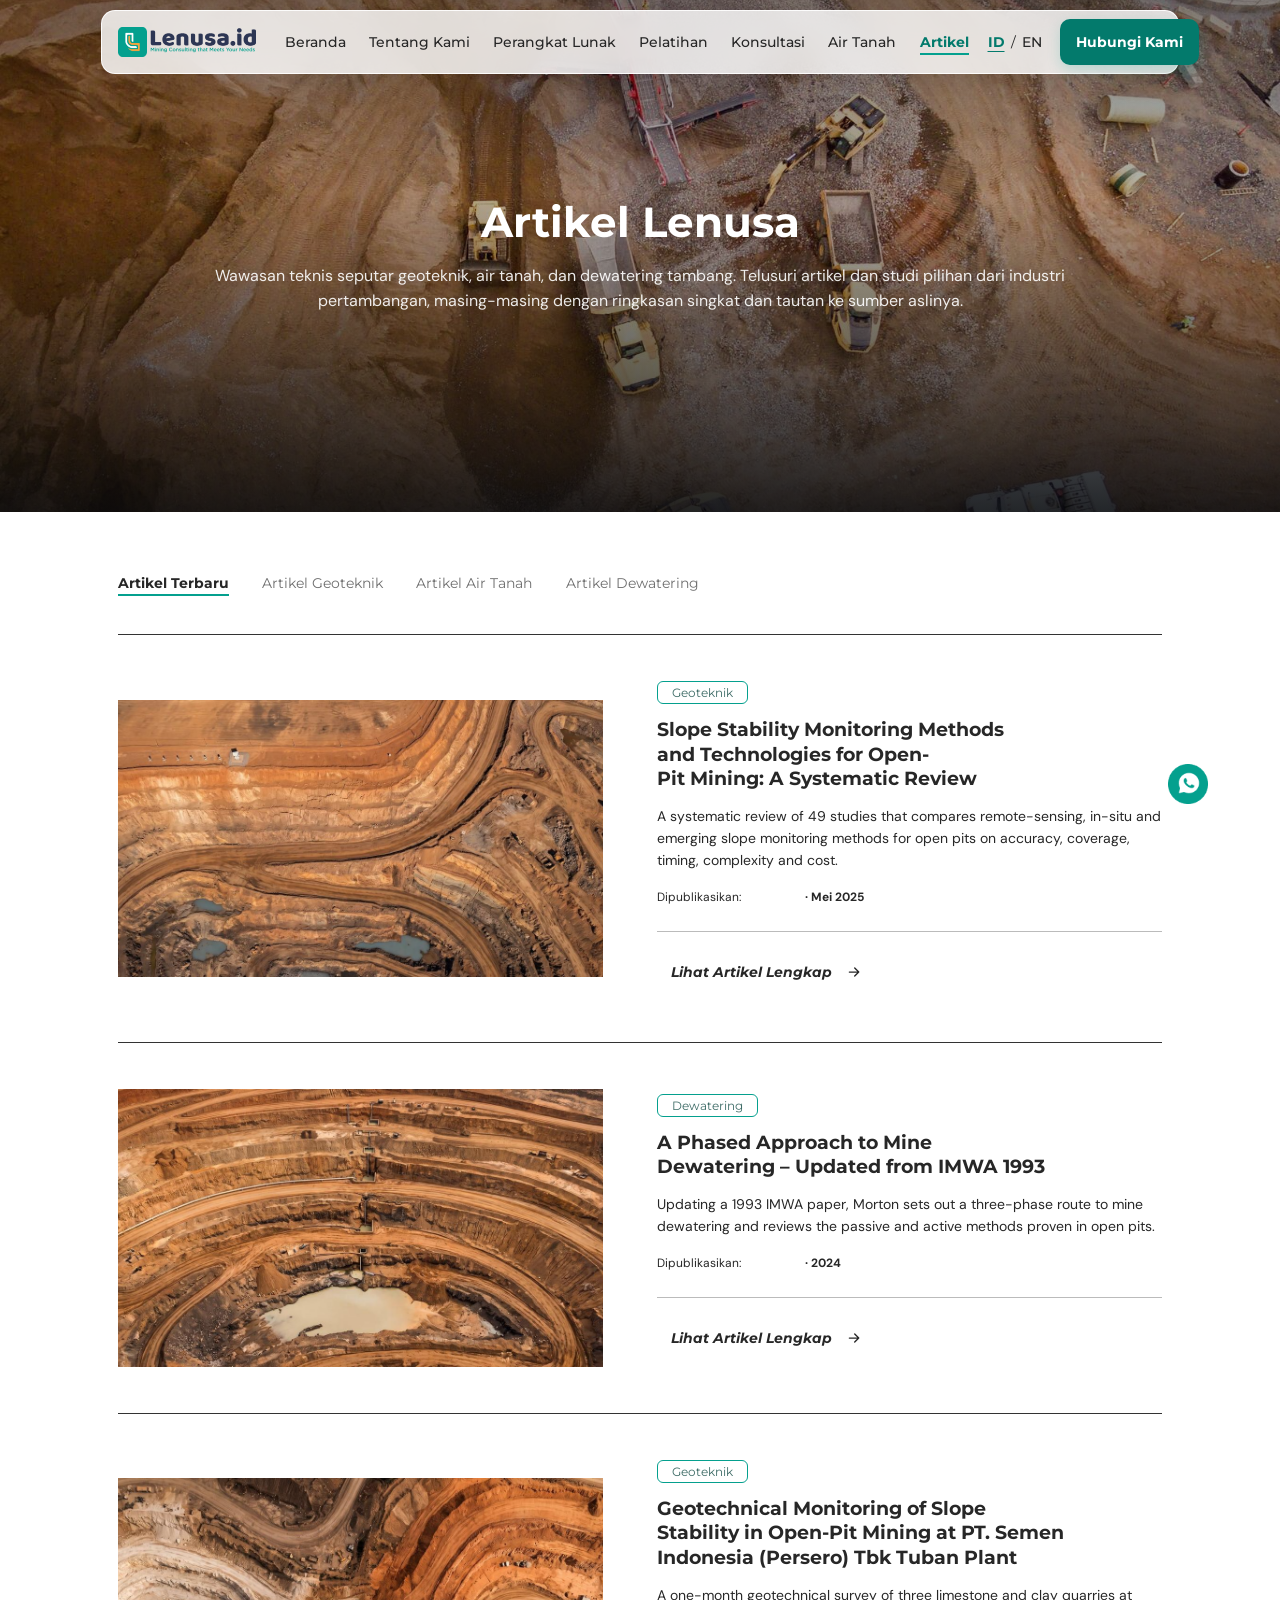
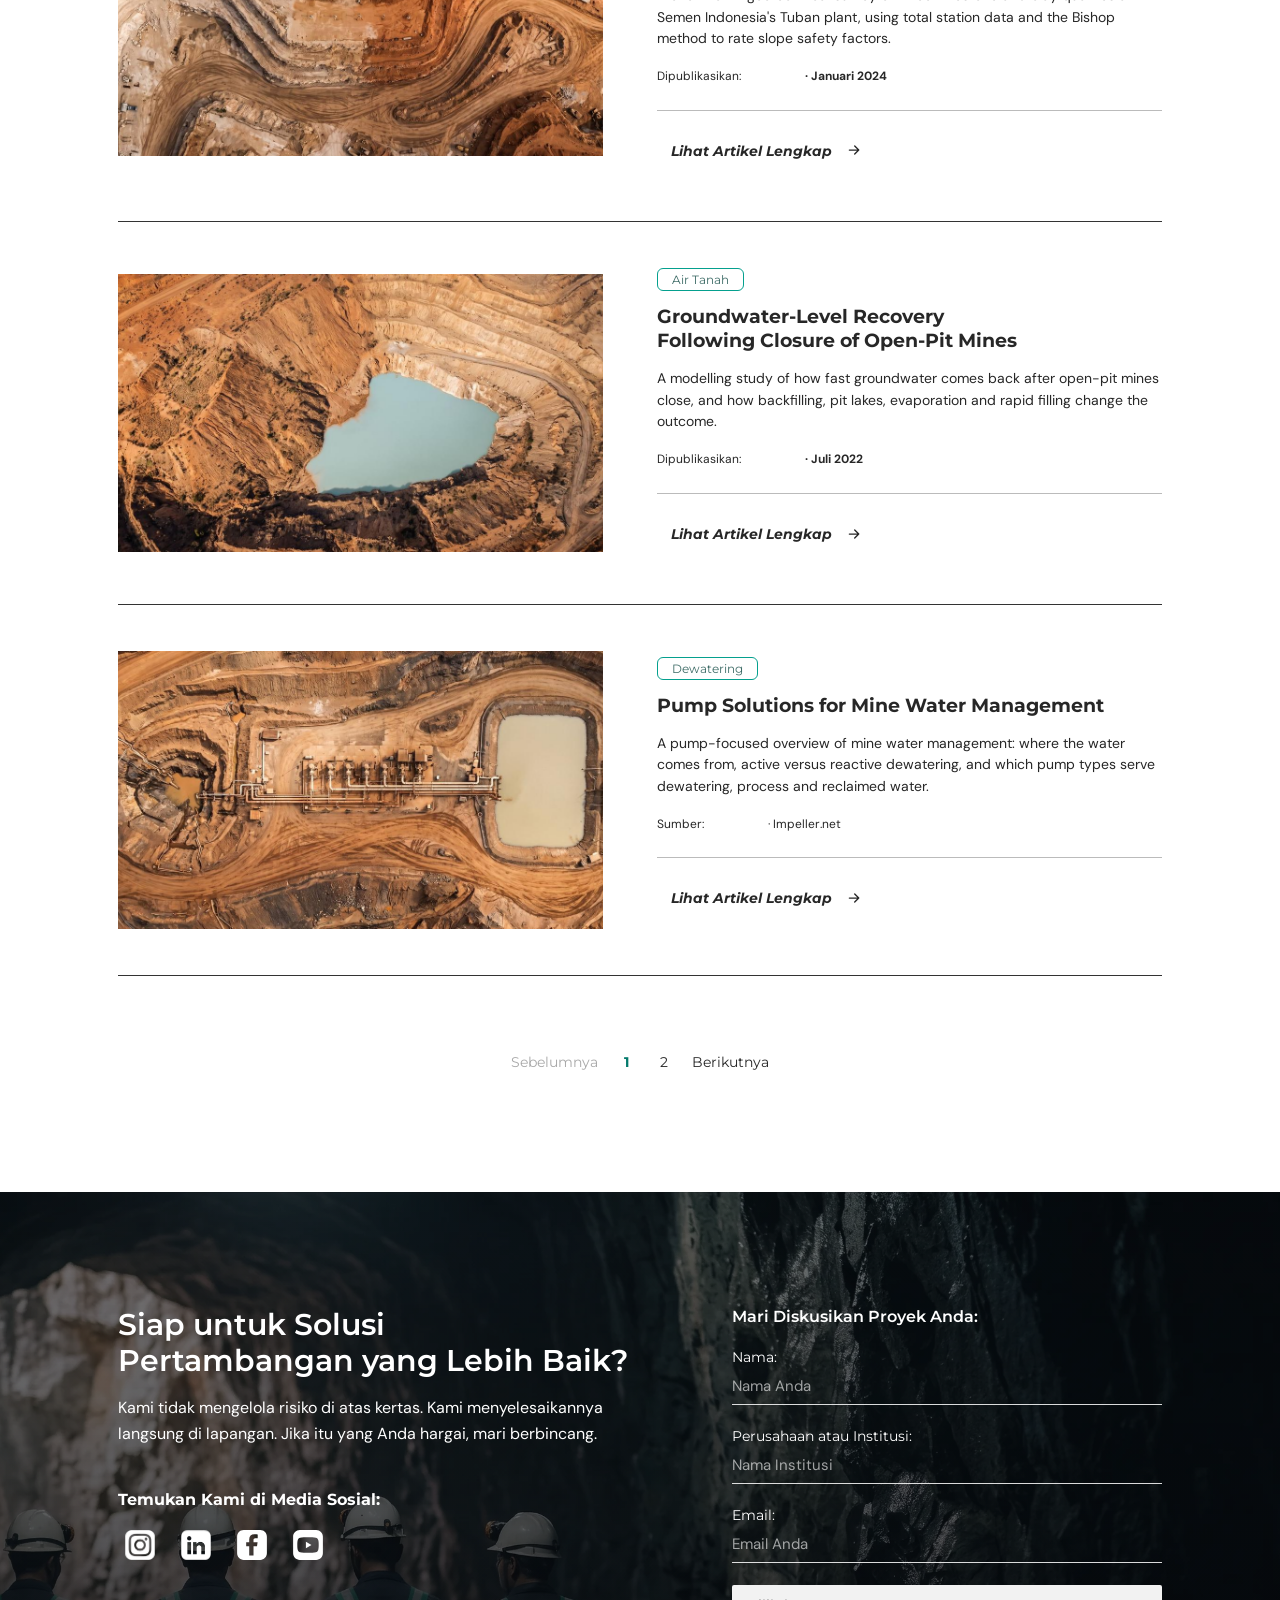
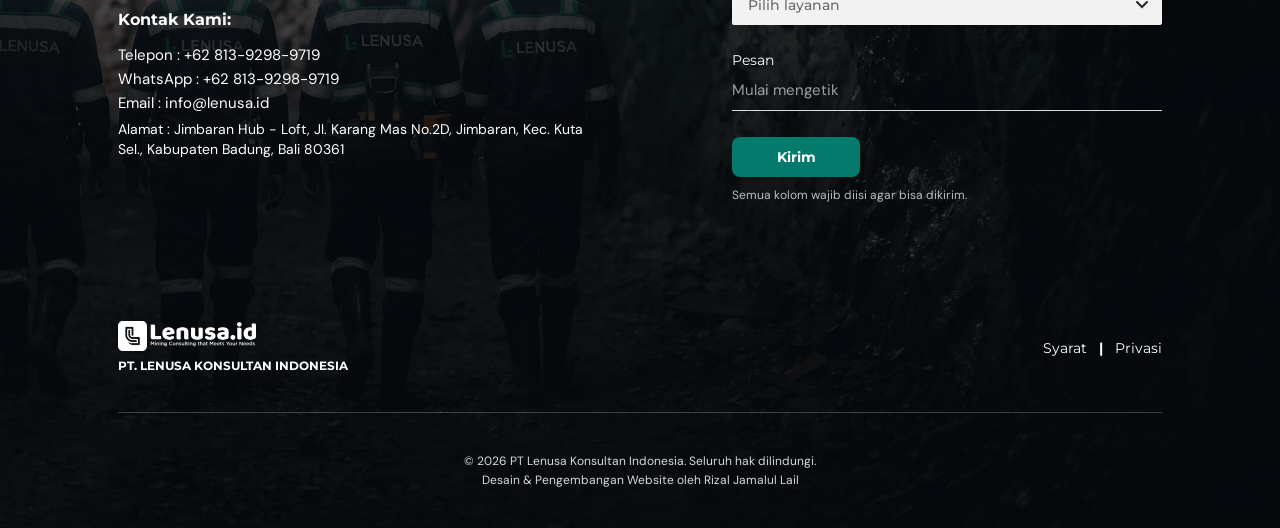
<file: article.html>
<!DOCTYPE html>
<html lang="id">
<head>
  <meta charset="utf-8">
  <meta name="viewport" content="width=device-width, initial-scale=1">
  <title>Lenusa’s Article | Lenusa.id</title>
  <meta name="description" content="Lenusa article list: summaries of published papers and articles on slope monitoring, groundwater and mine dewatering.">
  <script>document.documentElement.classList.add('js')</script>
  <script>(function(d){var l;try{l=localStorage.getItem('lenusa-lang')}catch(e){}d.documentElement.lang=l==='en'?'en':'id';d.documentElement.classList.add('i18n-wait');setTimeout(function(){d.documentElement.classList.remove('i18n-wait')},1500)})(document)</script>
  <link rel="preconnect" href="https://fonts.googleapis.com">
  <link rel="preconnect" href="https://fonts.gstatic.com" crossorigin>
  <link href="https://fonts.googleapis.com/css2?family=DM+Sans:ital,wght@0,400;0,500;0,600;0,700;1,400&family=Montserrat:ital,wght@0,300;0,400;0,500;0,600;0,700;0,800;1,700&display=swap" rel="stylesheet">
  <link rel="icon" type="image/png" href="assets/icons/favicon.png">
  <link rel="stylesheet" href="style.css">
  <script src="script.js" defer></script>
</head>
<body>
  <site-header active="article"></site-header>

  <main>
    <!-- HERO -->
    <section class="ar-hero ar-hero--article" aria-labelledby="ar-title">
      <div class="ar-hero__bg ar-hero__bg--slides" aria-hidden="true">
        <div class="is-on" style="background-image:url('assets/images/articles/hero/article-hero-01.jpg')"></div>
        <div style="background-image:url('assets/images/articles/hero/article-hero-02.jpg')"></div>
        <div style="background-image:url('assets/images/articles/hero/article-hero-03.jpg')"></div>
        <div style="background-image:url('assets/images/articles/hero/article-hero-04.webp')"></div>
      </div>
      <div class="ar-hero__inner" data-fade>
        <h1 id="ar-title">Lenusa’s Article</h1>
        <p>Technical insights on geotechnics, groundwater, and mine dewatering. Browse selected articles and studies from across the mining industry, each with a short summary and a link to the original source.</p>
      </div>
    </section>

    <!-- LATEST ARTICLE (tabs, rows and pagination are filled by script.js) -->
    <section id="ar-list" class="ar-list" aria-label="Articles">
      <div id="ar-filter" class="ar-filter" role="group" aria-label="Article category" data-fade></div>
      <p id="ar-status" class="ar-sr" role="status"></p>
      <ul id="ar-rows" class="ar-rows"></ul>
      <p id="ar-empty" class="ar-empty" hidden>No article found.</p>
      <nav id="ar-pages" class="tp-pages" aria-label="Pagination" hidden></nav>
    </section>
  </main>

  <site-footer></site-footer>
  <site-actions></site-actions>
</body>
</html>
</file>
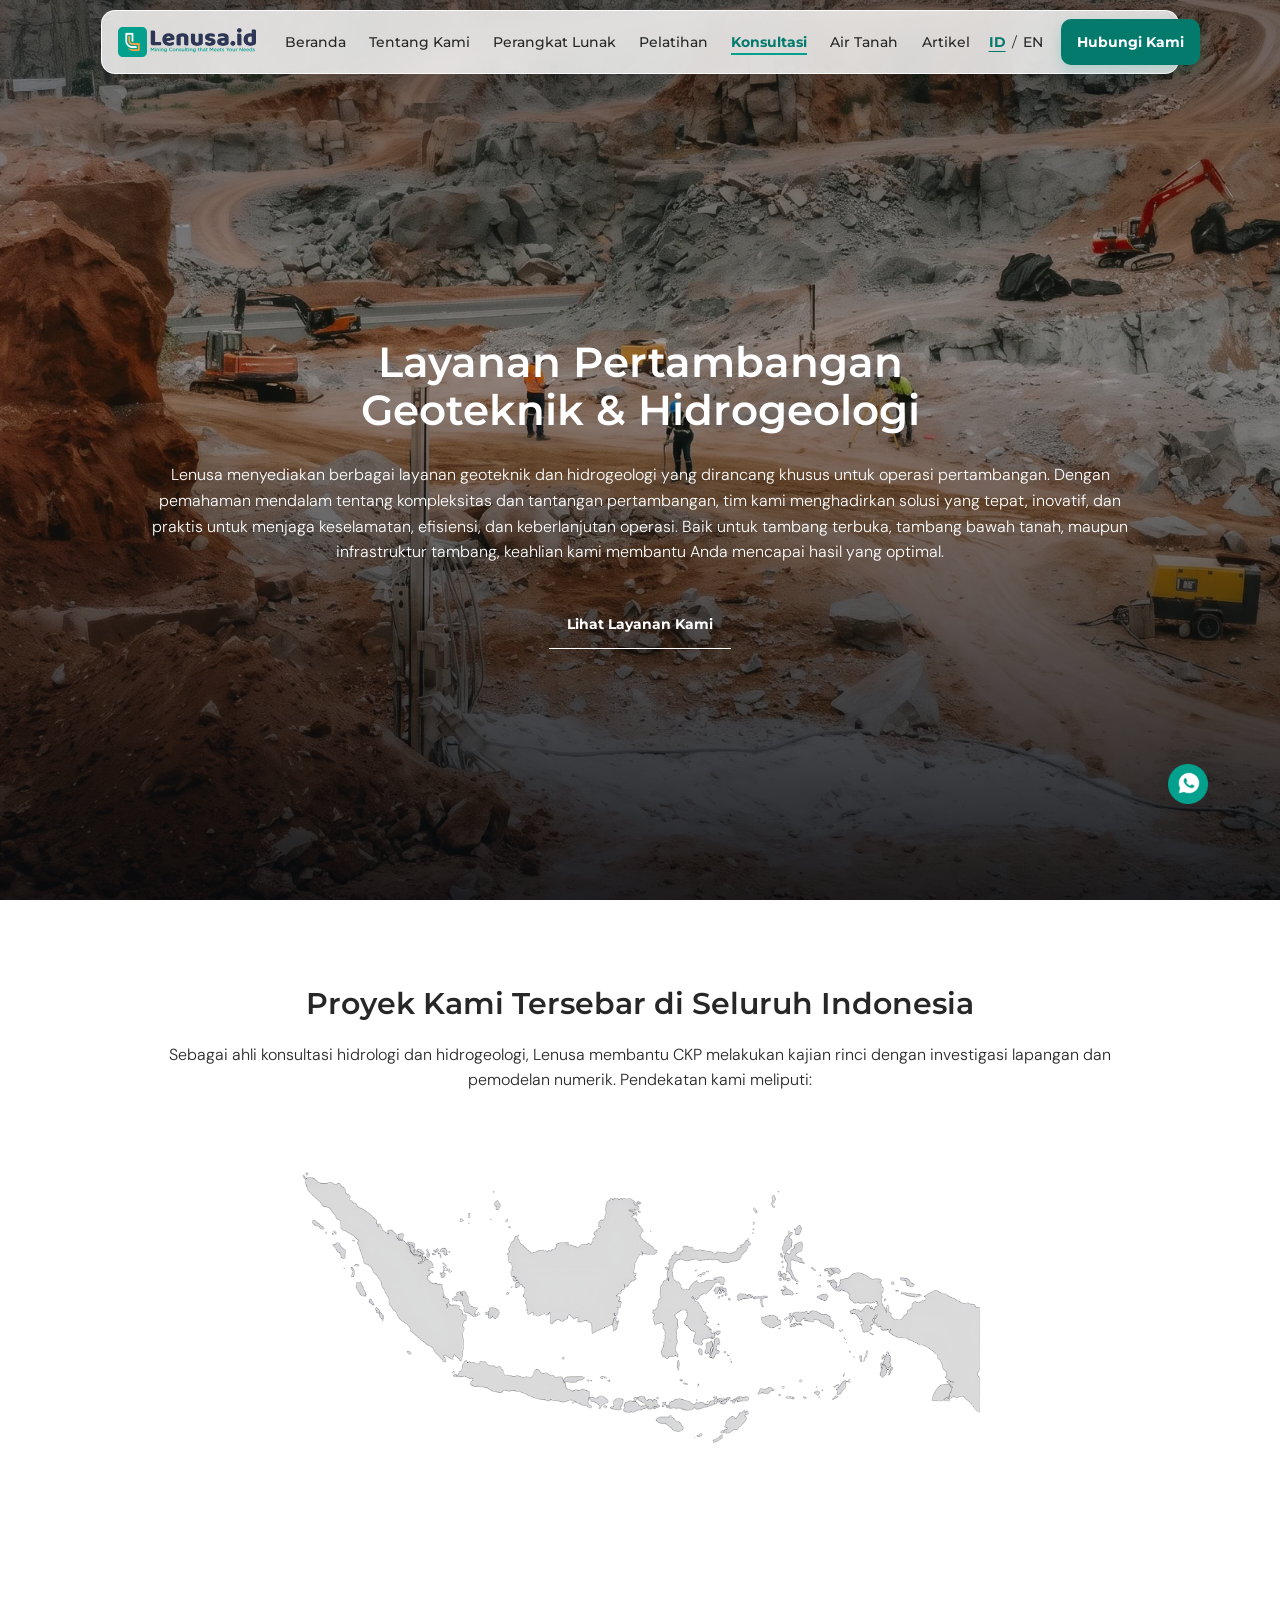
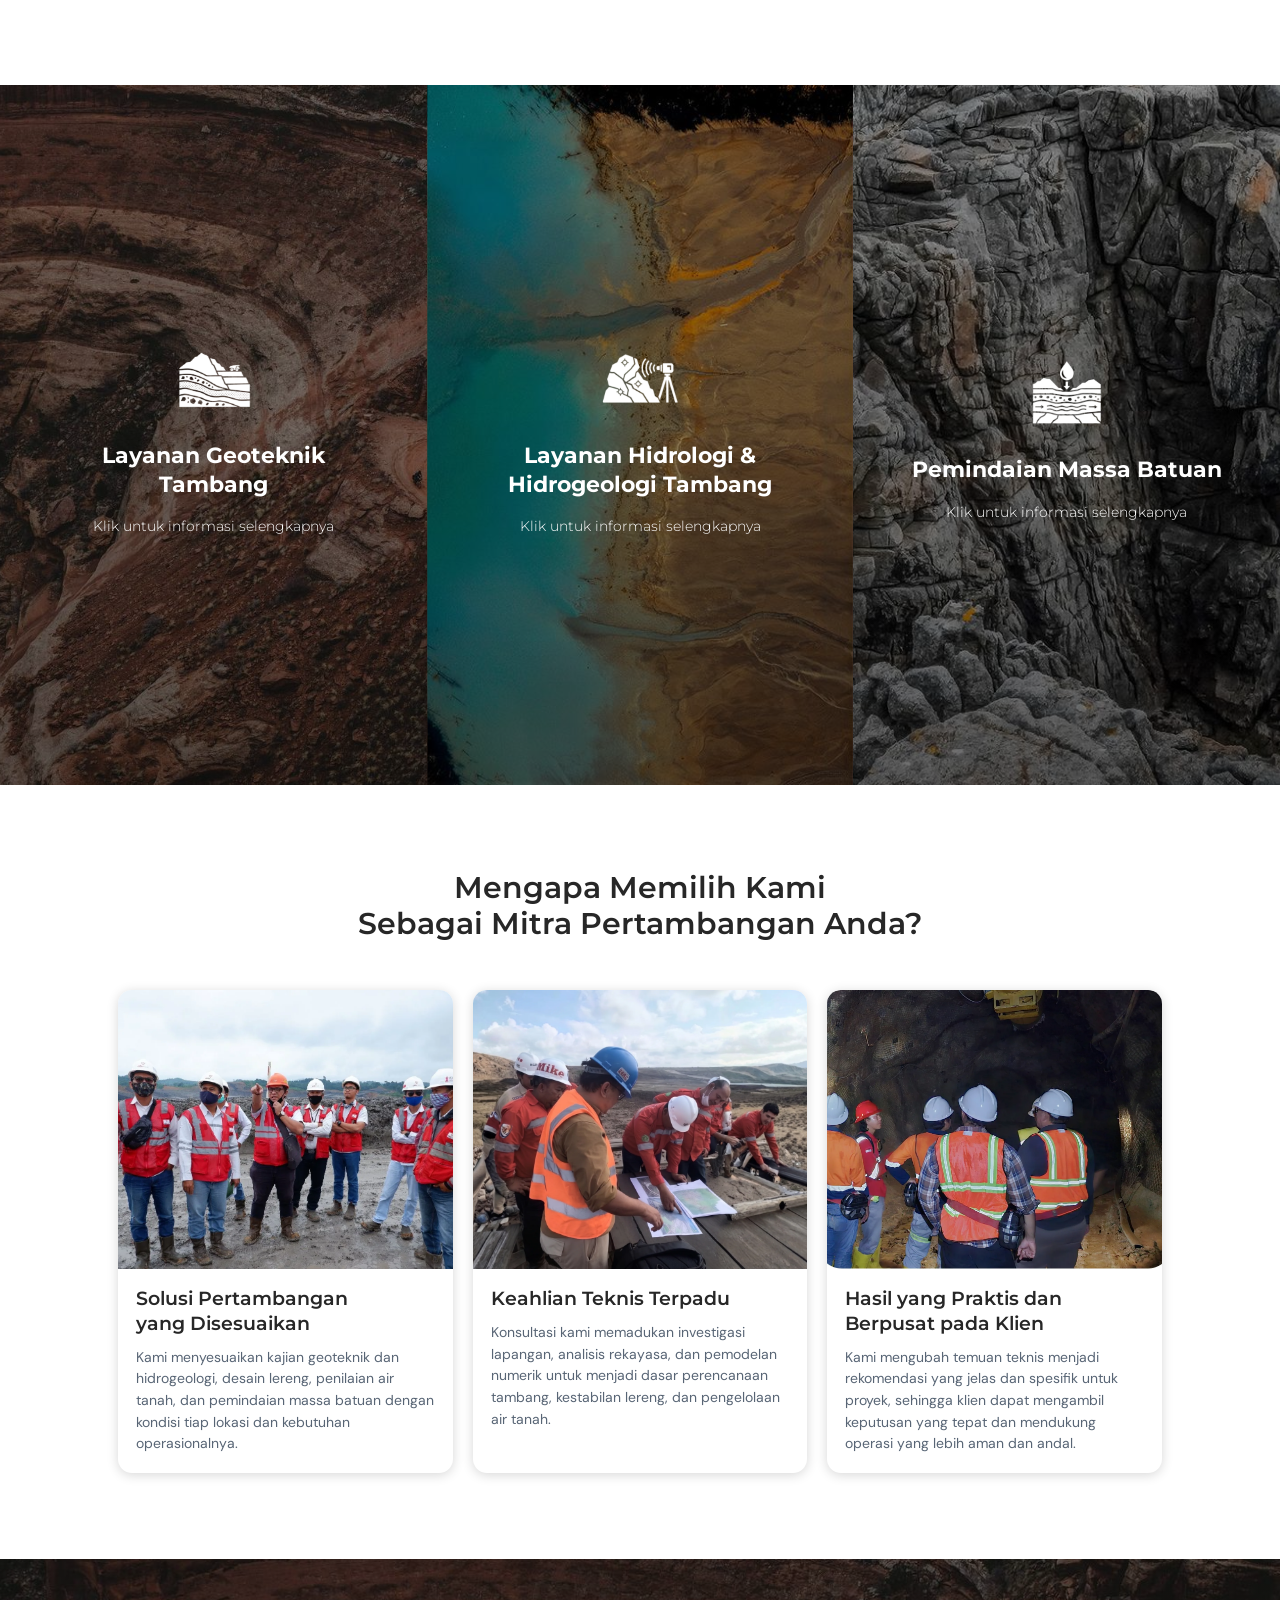
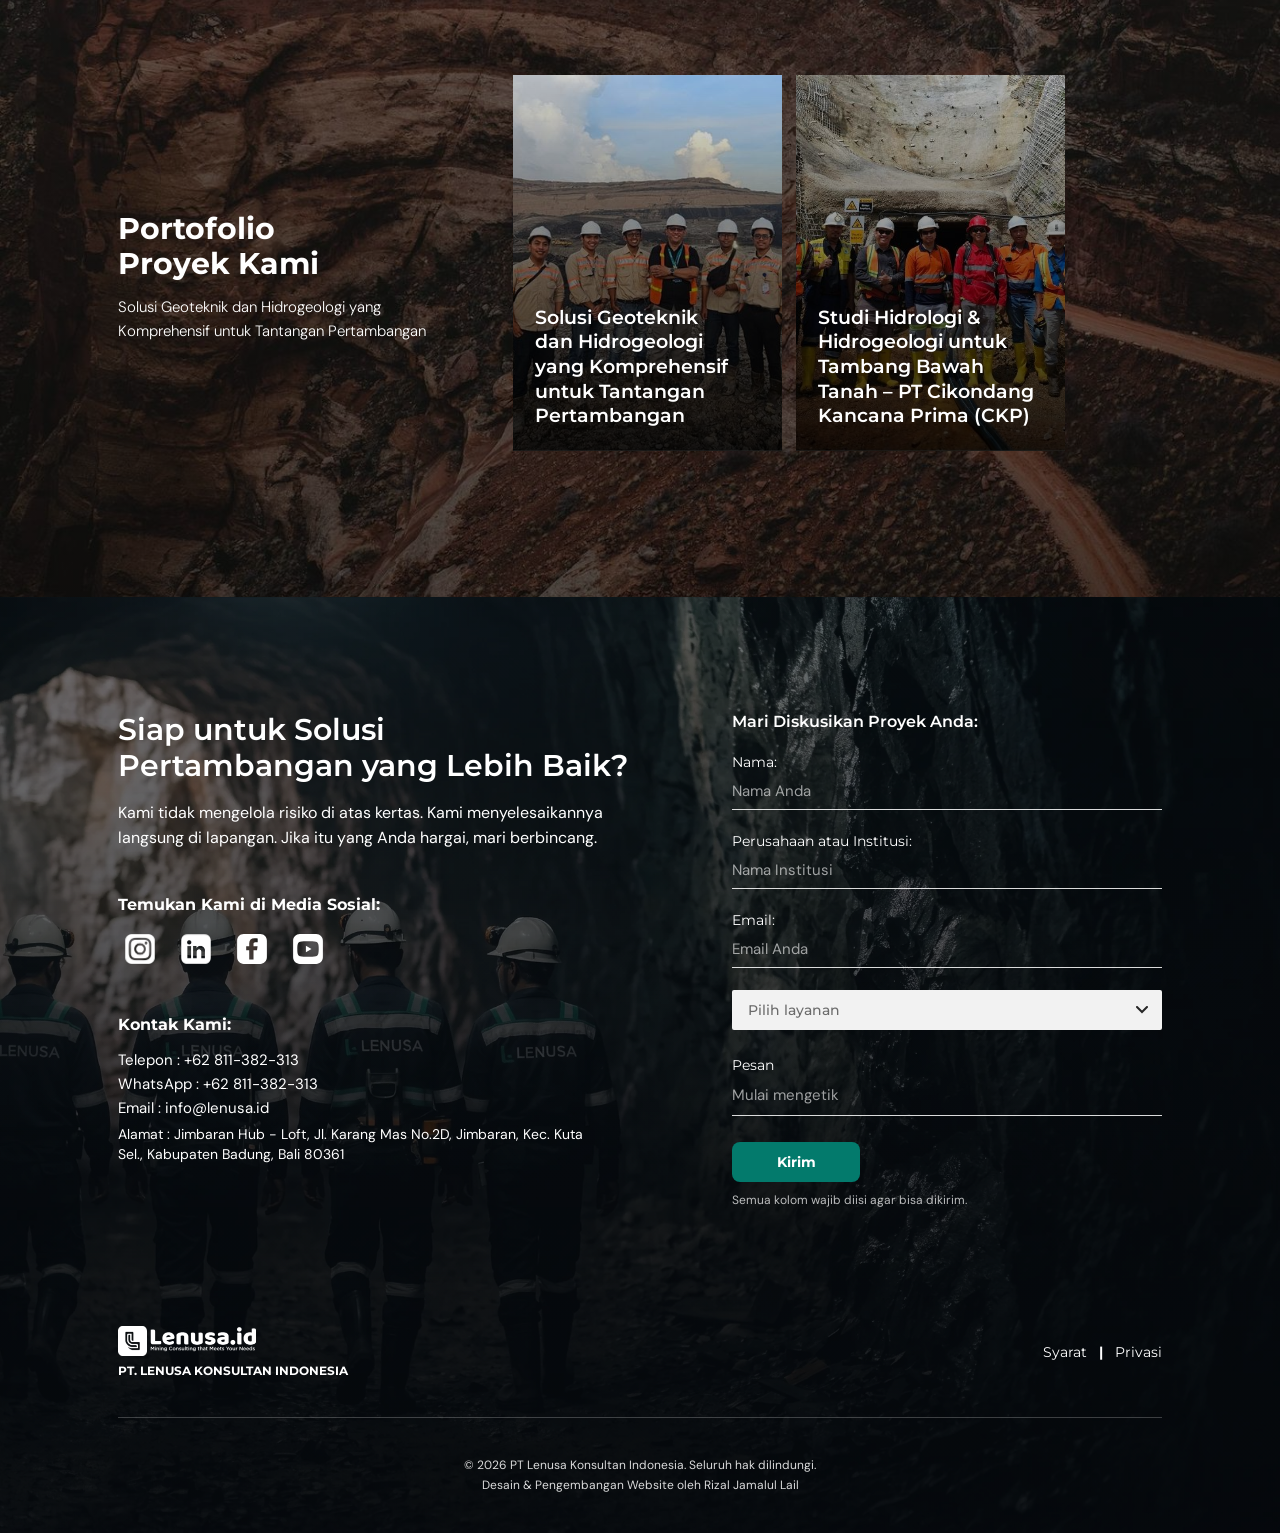
<file: consulting.html>
<!DOCTYPE html>
<html lang="id">
<head>
  <meta charset="utf-8">
  <meta name="viewport" content="width=device-width, initial-scale=1">
  <title>Consulting | Lenusa.id</title>
  <meta name="description" content="Geotechnical, hydrological and hydrogeological mining services and rock mass scanning by Lenusa, with project portfolio examples from Indonesian mines.">
  <script>document.documentElement.classList.add('js')</script>
  <script>(function(d){var l;try{l=localStorage.getItem('lenusa-lang')}catch(e){}d.documentElement.lang=l==='en'?'en':'id';d.documentElement.classList.add('i18n-wait');setTimeout(function(){d.documentElement.classList.remove('i18n-wait')},1500)})(document)</script>
  <link rel="preconnect" href="https://fonts.googleapis.com">
  <link rel="preconnect" href="https://fonts.gstatic.com" crossorigin>
  <link href="https://fonts.googleapis.com/css2?family=DM+Sans:ital,wght@0,400;0,500;0,600;0,700;1,400&family=Montserrat:ital,wght@0,300;0,400;0,500;0,600;0,700;0,800;1,700&display=swap" rel="stylesheet">
  <link rel="icon" type="image/png" href="assets/icons/favicon.png">
  <link rel="stylesheet" href="style.css">
  <script src="script.js" defer></script>
</head>
<body>
  <site-header active="consulting"></site-header>

<main class="cs">

<section class="cs-hero">
  <div class="cs-hero__bg" aria-hidden="true">
    <div class="is-on" style="background-image:url(assets/images/home/pillars/pillar-consulting.webp)"></div>
  </div>
  <div class="cs-hero__in">
    <h1 class="cs-fade">Geotechnical &amp; Hydrogeological Mining Services</h1>
    <p class="cs-fade">Lenusa provides a comprehensive range of geotechnical and hydrogeological services specifically tailored for mining operations. With a deep understanding of mining complexities and challenges, our team delivers precise, innovative, and practical solutions to ensure operational safety, efficiency, and sustainability. Whether for open-pit, underground mining, or mining infrastructure, our expertise helps you achieve optimal results.</p>
    <a class="wipe-button cs-fade" href="#csProj">See Our Services</a>
  </div>
</section>

<section class="cs-proj cs-fade" id="csProj">
  <h2>Our Projects Spread Through All Around Indonesia</h2>
  <p>As an expert in hydrology and hydrogeology consulting, Lenusa assisted CKP in conducting a detailed study using field investigations and numerical modeling. Our approach included:</p>
  <div class="cs-map" id="csMap"><img src="assets/images/consulting/map.svg" alt="Map of Indonesia"></div>
  <div class="cs-stats" id="csStats">
    <div class="cs-stat"><div class="cs-stat__n"><b data-to="31">0</b></div><span>County</span></div>
    <div class="cs-stat"><div class="cs-stat__n"><b data-to="17">0</b></div><span>Province</span></div>
    <div class="cs-stat"><div class="cs-stat__n">
      <svg width="18" height="18" viewBox="0 0 24 24" aria-hidden="true"><circle cx="12" cy="7" r="5" fill="#04a08e"/><path d="M2 23c0-6 4-9 10-9s10 3 10 9z" fill="#04a08e"/></svg>
      <b data-to="276" data-sfx="+">0</b></div><span>Participant</span></div>
    <div class="cs-stat"><div class="cs-stat__n">
      <svg width="21" height="21" viewBox="0 0 24 24" aria-hidden="true"><circle cx="12" cy="12" r="8.5" fill="none" stroke="#f5b800" stroke-width="5" stroke-dasharray="3.4 2.5"/></svg>
      <b data-to="276" data-sfx="+">0</b></div><span>Scheme</span></div>
    <div class="cs-stat"><div class="cs-stat__n">
      <svg width="18" height="18" viewBox="0 0 24 24" aria-hidden="true"><circle cx="12" cy="12" r="11" fill="#04a08e"/><path d="m7 12.5 3.2 3.2L17 9" fill="none" stroke="#fff" stroke-width="2.4" stroke-linecap="round" stroke-linejoin="round"/></svg>
      <b data-to="99" data-sfx="%">0</b></div><span>Pass Rate</span></div>
  </div>
</section>

<section class="cs-svcwrap cs-fade" id="cs-services">
  <div class="cs-sv" data-mode="b"></div>
</section>

<section class="cs-why cs-fade" aria-labelledby="cs-why-title">
  <div class="cs-why__inner">
    <h2 id="cs-why-title">Why Choose Us<br>As Your Mining Partner?</h2>
    <div class="cs-why__grid">
      <article class="cs-why__card">
        <img class="cs-why__image" src="assets/images/consulting/why-choose-us/tailor.webp" alt="" loading="lazy">
        <div class="cs-why__body">
          <h3>Tailored Mining Solutions</h3>
          <p>We tailor geotechnical and hydrogeological studies, slope design, groundwater assessments, and rock mass scanning to each site's conditions and operational needs.</p>
        </div>
      </article>
      <article class="cs-why__card">
        <img class="cs-why__image" src="assets/images/consulting/why-choose-us/integrated.webp" alt="" loading="lazy">
        <div class="cs-why__body">
          <h3>Integrated Technical Expertise</h3>
          <p>Our consulting combines field investigations, engineering analysis, and numerical modeling to inform mine planning, slope stability, and groundwater management.</p>
        </div>
      </article>
      <article class="cs-why__card">
        <img class="cs-why__image" src="assets/images/consulting/why-choose-us/train.webp" alt="" loading="lazy">
        <div class="cs-why__body">
          <h3>Practical, Client-Focused Results</h3>
          <p>We turn technical findings into clear, project-specific recommendations that help clients make informed decisions and support safer, more reliable operations.</p>
        </div>
      </article>
    </div>
  </div>
</section>

<section class="cs-pf cs-fade" id="portfolio" style="--bg:url(assets/images/consulting/services/gms.jpg)">
  <div class="cs-pf__in">
    <div class="cs-pf__txt">
      <h2>Our Project Portfolio</h2>
      <p>Comprehensive Geotechnical and Hydrogeological Solutions for Mining Challenges</p>
    </div>
    <div class="cs-pf__w">
      <div class="cs-pf__t" id="csPf" aria-label="Project portfolio">
      <a class="cs-rc" href="portfolio-details.html?id=kpuc-ipd14">
        <div class="cs-sl cs-sl-f" style="--bg:url(assets/images/consulting/portfolio/portfolio-01.jpg)"><h3>Comprehensive Geotechnical and Hydrogeological Solutions for Mining Challenges</h3></div>
      </a>
      <a class="cs-rc" href="portfolio-details.html?id=ckp-underground">
        <div class="cs-sl cs-sl-f" style="--bg:url(assets/images/consulting/portfolio/portfolio-02.jpg)"><h3>Hydrology &amp; Hydrogeology Study for Underground Mining – PT Cikondang Kancana Prima (CKP)</h3></div>
      </a>
      </div>
      <button class="cs-arr cs-arr--l" id="csPrev" aria-label="Previous projects"><svg width="22" height="22" viewBox="0 0 24 24"><path d="m15 5-7 7 7 7" fill="none" stroke="currentColor" stroke-width="2.4" stroke-linecap="round" stroke-linejoin="round"/></svg></button>
      <button class="cs-arr cs-arr--r" id="csNext" aria-label="Next projects"><svg width="22" height="22" viewBox="0 0 24 24"><path d="m9 5 7 7-7 7" fill="none" stroke="currentColor" stroke-width="2.4" stroke-linecap="round" stroke-linejoin="round"/></svg></button>
    </div>
  </div>
</section>


</main>

  <site-footer></site-footer>
  <site-actions></site-actions>
</body>
</html>
</file>
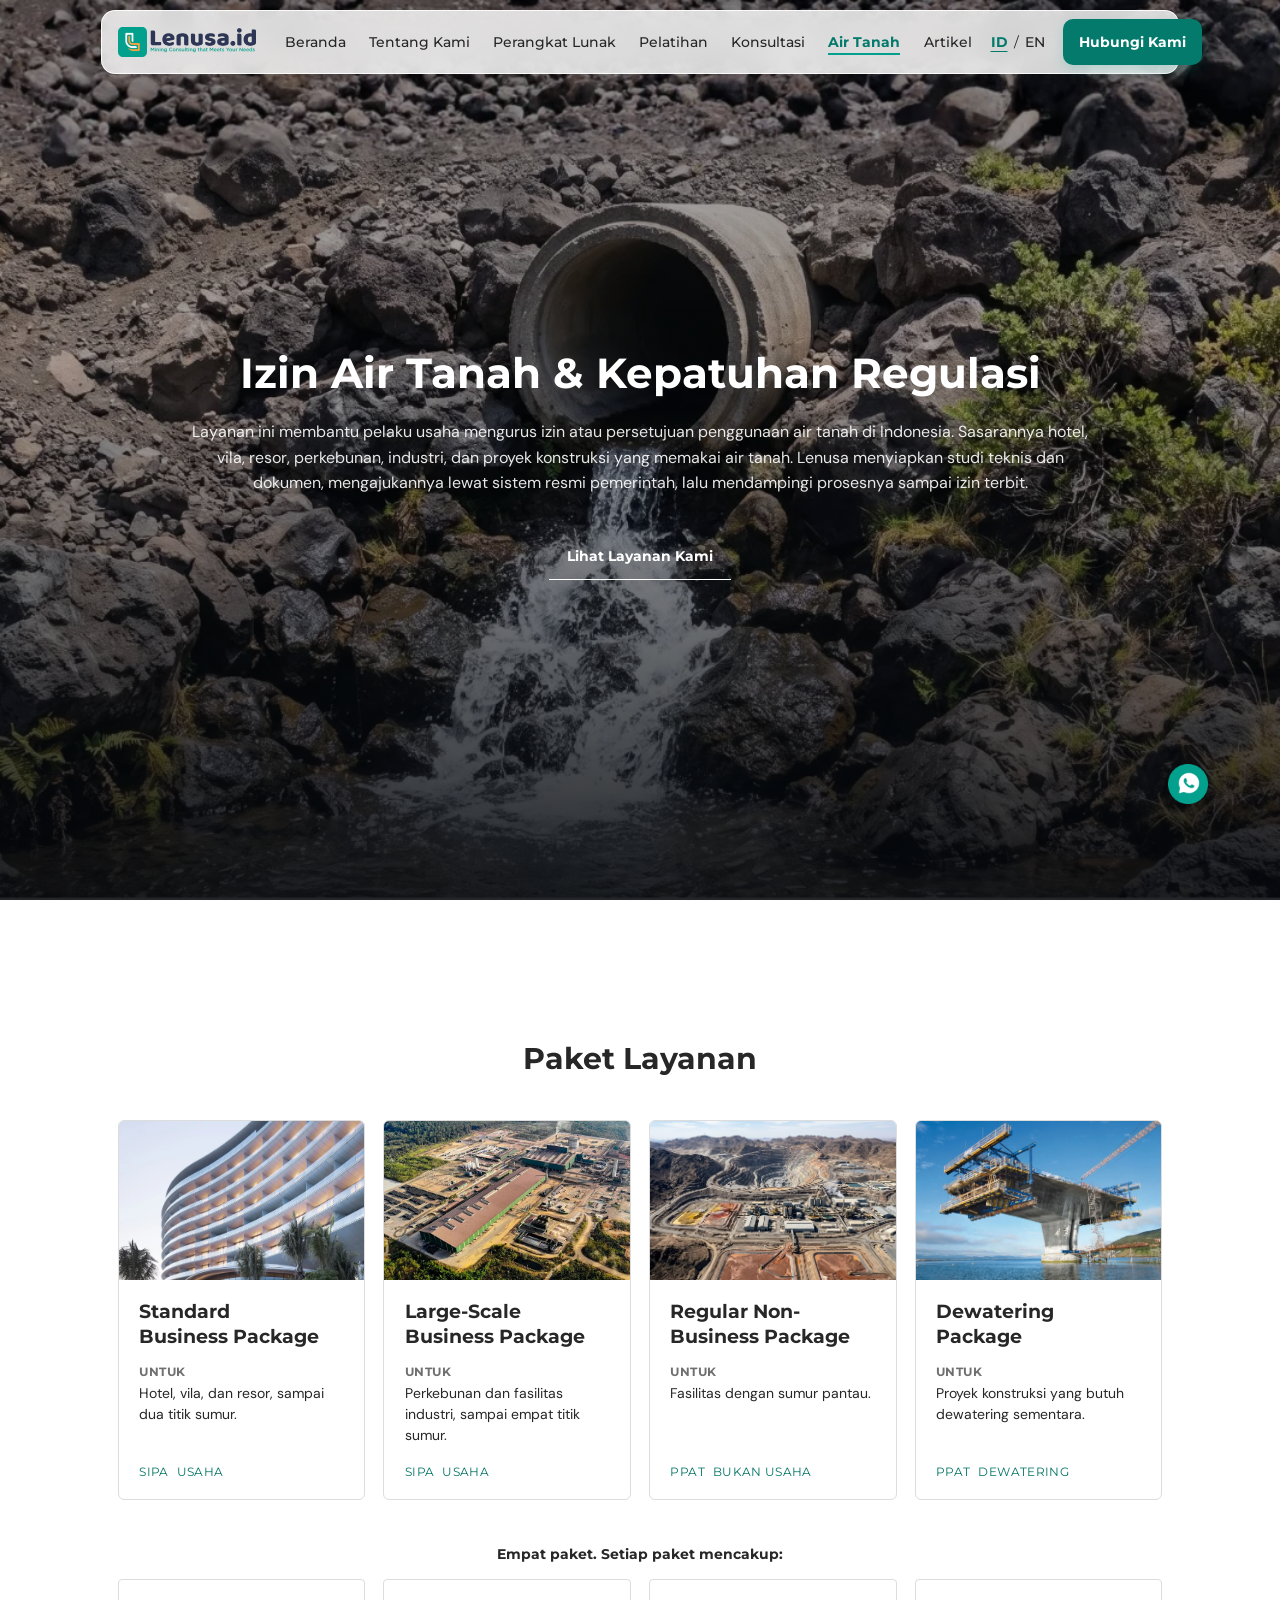
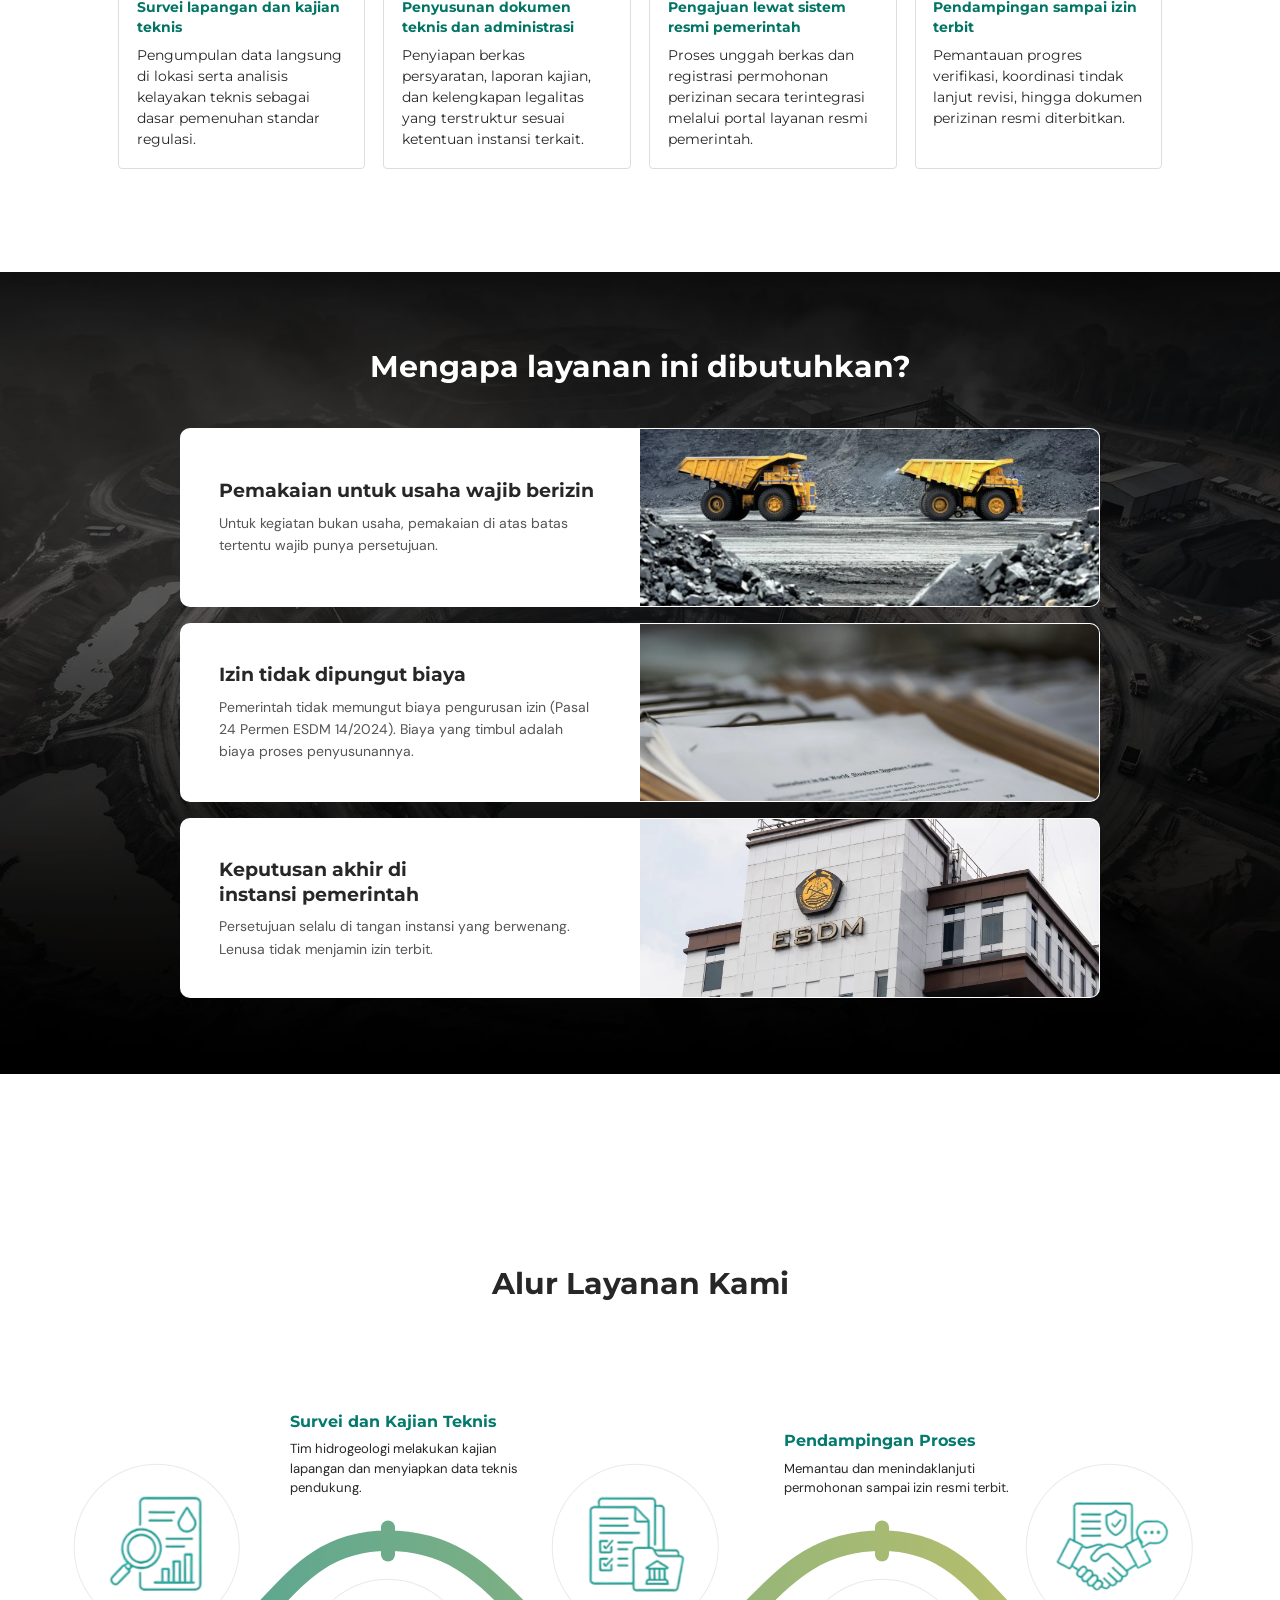
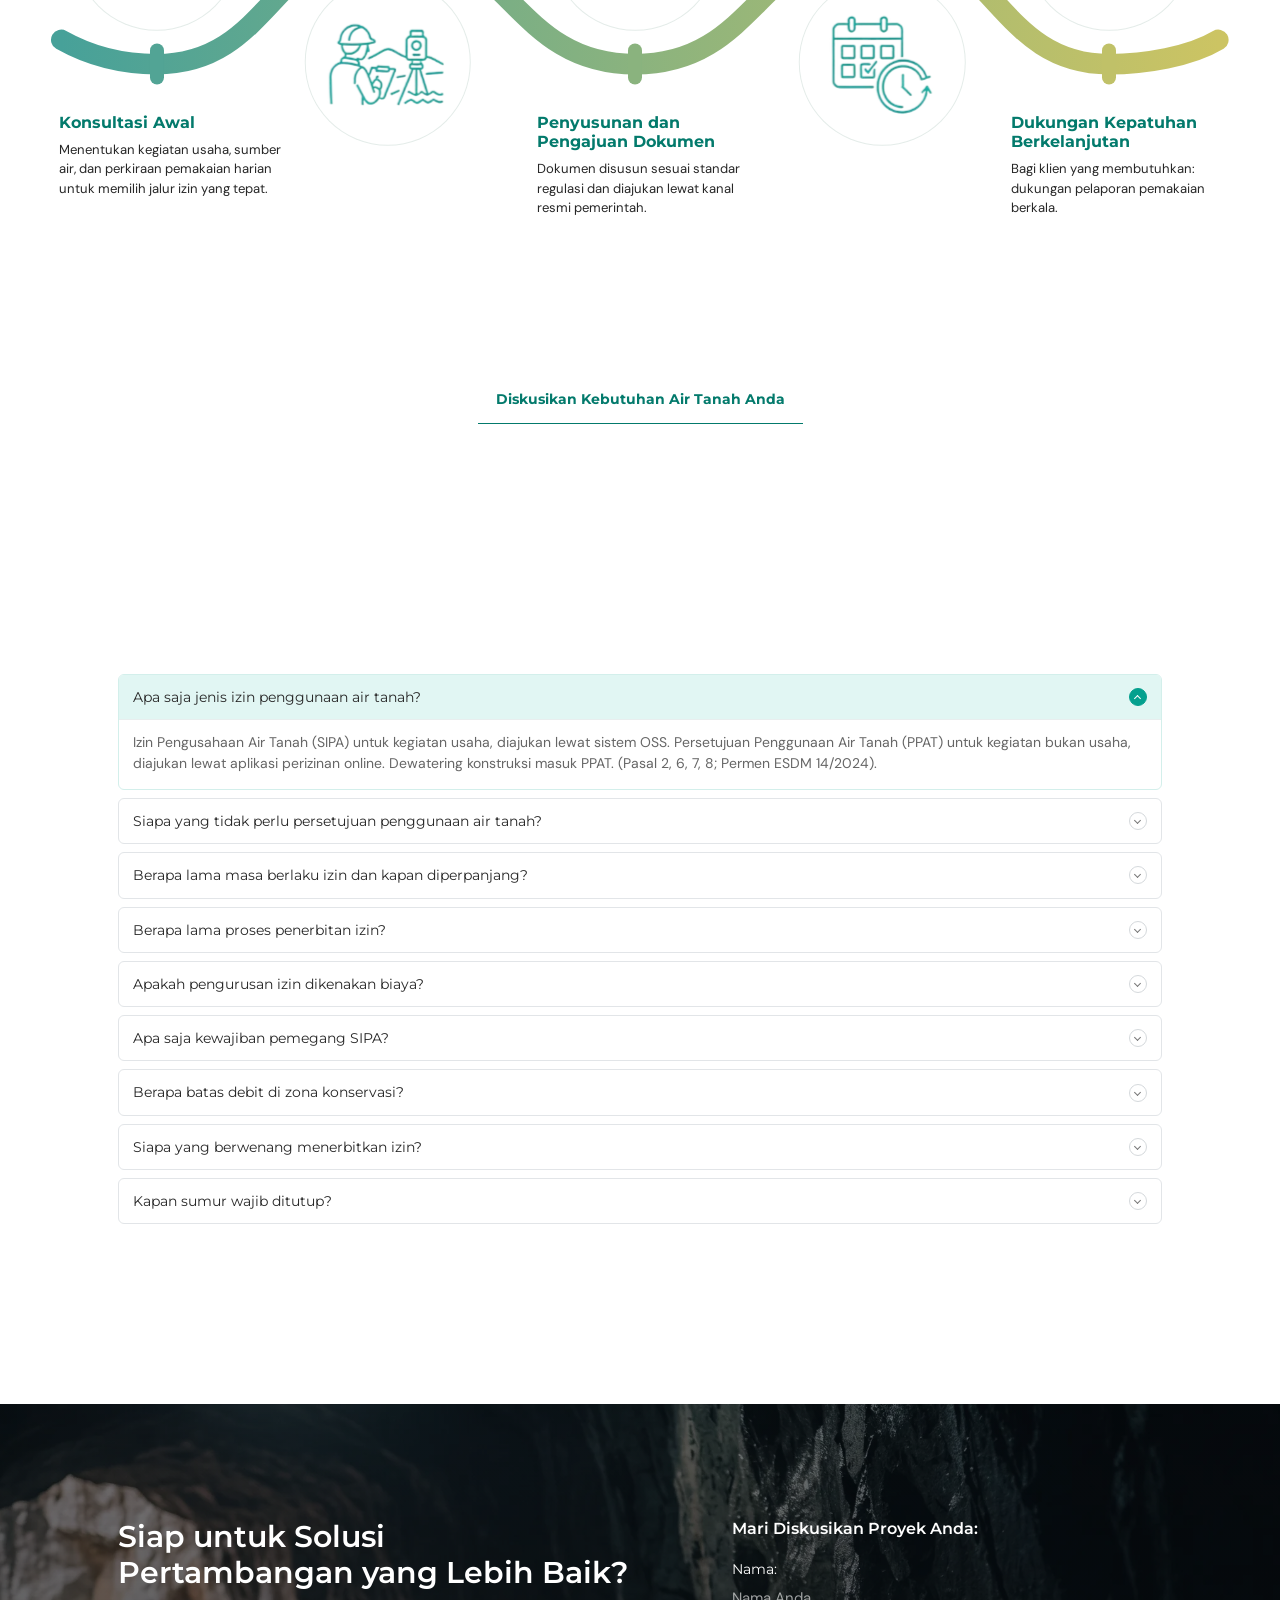
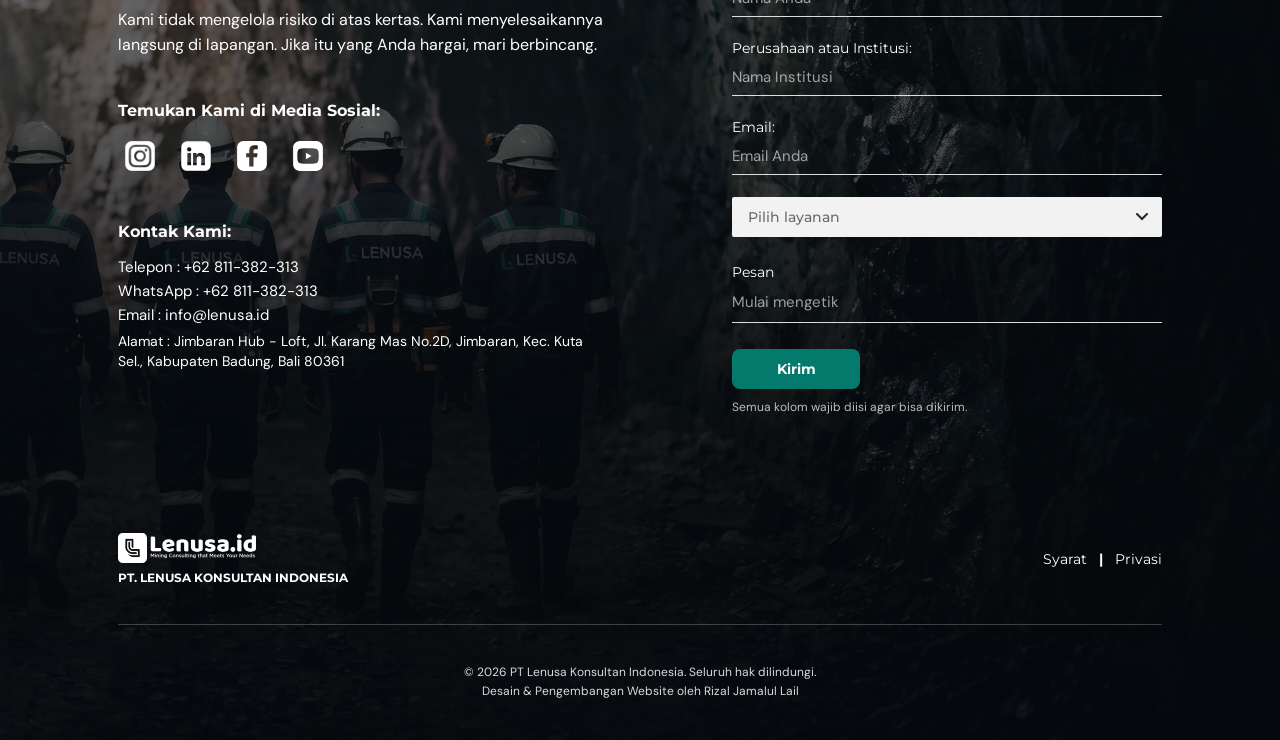
<file: groundwater.html>
<!DOCTYPE html>
<html lang="id">
<head>
  <meta charset="utf-8">
  <meta name="viewport" content="width=device-width, initial-scale=1">
  <title>Groundwater Permit &amp; Regulatory Compliance | Lenusa.id</title>
  <meta name="description" content="Pengurusan izin dan persetujuan penggunaan air tanah (SIPA dan PPAT): studi teknis, dokumen, pengajuan lewat sistem resmi, dan pendampingan sampai izin terbit.">
  <script>document.documentElement.classList.add('js')</script>
  <script>(function(d){var l;try{l=localStorage.getItem('lenusa-lang')}catch(e){}d.documentElement.lang=l==='en'?'en':'id';d.documentElement.classList.add('i18n-wait');setTimeout(function(){d.documentElement.classList.remove('i18n-wait')},1500)})(document)</script>
  <link rel="preconnect" href="https://fonts.googleapis.com">
  <link rel="preconnect" href="https://fonts.gstatic.com" crossorigin>
  <link href="https://fonts.googleapis.com/css2?family=DM+Sans:ital,wght@0,400;0,500;0,600;0,700;1,400&family=Montserrat:ital,wght@0,300;0,400;0,500;0,600;0,700;0,800;1,700&display=swap" rel="stylesheet">
  <link rel="icon" type="image/png" href="assets/icons/favicon.png">
  <link rel="stylesheet" href="style.css">
  <script src="script.js" defer></script>
</head>
<body>
  <site-header active="groundwater"></site-header>

  <main class="gw">
    <!-- HERO -->
    <section class="ar-hero gw-hero" aria-labelledby="gw-title">
      <img class="ar-hero__bg" src="assets/images/home/pillars/pillar-groundwater.webp" alt="">
      <div class="ar-hero__inner" data-fade>
        <h1 id="gw-title">Groundwater Permit &amp; Regulatory Compliance</h1>
        <p>Layanan ini membantu pelaku usaha mengurus izin atau persetujuan penggunaan air tanah di Indonesia. Sasarannya hotel, vila, resor, perkebunan, industri, dan proyek konstruksi yang memakai air tanah. Lenusa menyiapkan studi teknis dan dokumen, mengajukannya lewat sistem resmi pemerintah, lalu mendampingi prosesnya sampai izin terbit.</p>
        <a class="wipe-button gw-hero__button" href="#paket">Lihat Layanan Kami</a>
      </div>
    </section>

    <!-- PAKET LAYANAN -->
    <section id="paket" class="gw-sec" aria-labelledby="gw-pkg-title">
      <h2 id="gw-pkg-title" class="gw-h2" data-fade>Paket Layanan</h2>
      <ul class="gw-pkgs">
        <li class="gw-pkg" data-fade>
          <img class="gw-pkg__img" src="assets/images/groundwater/packages/package-01.webp" alt="" loading="lazy">
          <div class="gw-pkg__body">
            <h3>Standard Business Package</h3>
            <dl>
              <div><dt>Untuk</dt><dd>Hotel, vila, dan resor, sampai dua titik sumur.</dd></div>
            </dl>
            <p class="gw-pkg__tags"><span>SIPA</span><span>Usaha</span></p>
          </div>
        </li>
        <li class="gw-pkg fade-delay-120" data-fade>
          <img class="gw-pkg__img" src="assets/images/groundwater/packages/package-02.jpg" alt="" loading="lazy">
          <div class="gw-pkg__body">
            <h3>Large-Scale Business Package</h3>
            <dl>
              <div><dt>Untuk</dt><dd>Perkebunan dan fasilitas industri, sampai empat titik sumur.</dd></div>
            </dl>
            <p class="gw-pkg__tags"><span>SIPA</span><span>Usaha</span></p>
          </div>
        </li>
        <li class="gw-pkg fade-delay-240" data-fade>
          <img class="gw-pkg__img" src="assets/images/groundwater/packages/package-03.jpg" alt="" loading="lazy">
          <div class="gw-pkg__body">
            <h3>Regular Non-Business Package</h3>
            <dl>
              <div><dt>Untuk</dt><dd>Fasilitas dengan sumur pantau.</dd></div>
            </dl>
            <p class="gw-pkg__tags"><span>PPAT</span><span>Bukan usaha</span></p>
          </div>
        </li>
        <li class="gw-pkg fade-delay-360" data-fade>
          <img class="gw-pkg__img" src="assets/images/groundwater/packages/package-04.webp" alt="" loading="lazy">
          <div class="gw-pkg__body">
            <h3>Dewatering Package</h3>
            <dl>
              <div><dt>Untuk</dt><dd>Proyek konstruksi yang butuh dewatering sementara.</dd></div>
            </dl>
            <p class="gw-pkg__tags"><span>PPAT</span><span>Dewatering</span></p>
          </div>
        </li>
      </ul>
      <p class="gw-sub fade-delay-100" data-fade>Empat paket. Setiap paket mencakup:</p>
      <ul class="gw-incl fade-delay-100" data-fade>
        <li><strong>Survei lapangan dan kajian teknis</strong><span>Pengumpulan data langsung di lokasi serta analisis kelayakan teknis sebagai dasar pemenuhan standar regulasi.</span></li>
        <li><strong>Penyusunan dokumen teknis dan administrasi</strong><span>Penyiapan berkas persyaratan, laporan kajian, dan kelengkapan legalitas yang terstruktur sesuai ketentuan instansi terkait.</span></li>
        <li><strong>Pengajuan lewat sistem resmi pemerintah</strong><span>Proses unggah berkas dan registrasi permohonan perizinan secara terintegrasi melalui portal layanan resmi pemerintah.</span></li>
        <li><strong>Pendampingan sampai izin terbit</strong><span>Pemantauan progres verifikasi, koordinasi tindak lanjut revisi, hingga dokumen perizinan resmi diterbitkan.</span></li>
      </ul>

      <!-- MENGAPA LAYANAN INI DIBUTUHKAN (bagian dari Paket Layanan) -->
      <div class="gw-why">
        <h3 id="gw-why-title" class="gw-why__title" data-fade>Mengapa layanan ini dibutuhkan?</h3>
        <ul class="gw-why__list" aria-labelledby="gw-why-title">
          <li data-fade>
            <div class="gw-why__copy">
              <h4>Pemakaian untuk usaha wajib berizin</h4>
              <p>Untuk kegiatan bukan usaha, pemakaian di atas batas tertentu wajib punya persetujuan.</p>
            </div>
            <img src="assets/images/groundwater/business.webp" alt="" loading="lazy">
          </li>
          <li data-fade class="fade-delay-120">
            <div class="gw-why__copy">
              <h4>Izin tidak dipungut biaya</h4>
              <p>Pemerintah tidak memungut biaya pengurusan izin (Pasal 24 Permen ESDM 14/2024). Biaya yang timbul adalah biaya proses penyusunannya.</p>
            </div>
            <img src="assets/images/groundwater/admin.webp" alt="" loading="lazy">
          </li>
          <li data-fade class="fade-delay-240">
            <div class="gw-why__copy">
              <h4>Keputusan akhir di instansi pemerintah</h4>
              <p>Persetujuan selalu di tangan instansi yang berwenang. Lenusa tidak menjamin izin terbit.</p>
            </div>
            <img src="assets/images/groundwater/government.webp" alt="" loading="lazy">
          </li>
        </ul>
      </div>
    </section>

    <!-- OUR SERVICE PROCESS: scroll-driven (see "Our Service Process" in script.js and .sp in style.css) -->
    <section id="alur" class="sp" aria-labelledby="sp-title">
      <div class="sp__stage">
        <h2 id="sp-title" class="sp__title">Our Service Process</h2>
        <div class="sp__diagram">
          <svg class="sp__wave" viewBox="0 0 1260 490" aria-hidden="true" focusable="false">
            <defs>
              <linearGradient id="sp-gradient" gradientUnits="userSpaceOnUse" x1="11" y1="0" x2="1249" y2="0">
                <stop offset="0" stop-color="#47A199"/>
                <stop offset=".5" stop-color="#8BB37E"/>
                <stop offset="1" stop-color="#CCC463"/>
              </linearGradient>
            </defs>
            <path class="sp__path" fill="none" stroke="url(#sp-gradient)" stroke-width="22" stroke-linecap="round" stroke-linejoin="round"
              d="M11 246 C43 264 78 272 113 272 C236.5 272 236.5 140 360 140 C492.5 140 492.5 272 625 272 C757 272 757 140 889 140 C1010.5 140 1010.5 272 1132 272 C1170 272 1219 264 1249 246"/>
          </svg>
          <div class="sp__vline" aria-hidden="true"></div>
          <ol class="sp__list">
          <li class="sp-ms sp-ms--below" data-x="113" style="--x:113;--y:272;--cy:147;--mk:#51A495">
            <span class="sp-circle" aria-hidden="true"><img src="assets/icons/groundwater/process-initial-consultation.svg" alt="" loading="lazy"></span>
            <span class="sp-marker" aria-hidden="true"></span>
            <div class="sp-copy">
              <h3>Initial Consultation</h3>
              <p>Identify the business activity, water source, and estimated daily usage to determine the correct permit pathway.</p>
            </div>
          </li>
          <li class="sp-ms sp-ms--above" data-x="360" style="--x:360;--y:140;--cy:270;--mk:#6DAB8A">
            <span class="sp-circle" aria-hidden="true"><img src="assets/icons/groundwater/process-survey-technical-study.svg" alt="" loading="lazy"></span>
            <span class="sp-marker" aria-hidden="true"></span>
            <div class="sp-copy">
              <h3>Survey &amp; Technical Study</h3>
              <p>Our hydrogeology team conducts field assessment and prepares supporting technical data.</p>
            </div>
          </li>
          <li class="sp-ms sp-ms--below" data-x="625" style="--x:625;--y:272;--cy:147;--mk:#8BB37E">
            <span class="sp-circle" aria-hidden="true"><img src="assets/icons/groundwater/process-document-preparation-submission.svg" alt="" loading="lazy"></span>
            <span class="sp-marker" aria-hidden="true"></span>
            <div class="sp-copy">
              <h3>Document Preparation &amp; Submission</h3>
              <p>All documentation is prepared to regulatory standard and submitted through official government channels.</p>
            </div>
          </li>
          <li class="sp-ms sp-ms--above" data-x="889" style="--x:889;--y:140;--cy:270;--mk:#A8BA72">
            <span class="sp-circle" aria-hidden="true"><img src="assets/icons/groundwater/process-process-accompaniment.svg" alt="" loading="lazy"></span>
            <span class="sp-marker" aria-hidden="true"></span>
            <div class="sp-copy">
              <h3>Process Accompaniment</h3>
              <p>We monitor and follow up on the application until the permit is officially issued.</p>
            </div>
          </li>
          <li class="sp-ms sp-ms--below" data-x="1132" style="--x:1132;--y:272;--cy:147;--mk:#C2C167">
            <span class="sp-circle" aria-hidden="true"><img src="assets/icons/groundwater/process-ongoing-compliance-support.svg" alt="" loading="lazy"></span>
            <span class="sp-marker" aria-hidden="true"></span>
            <div class="sp-copy">
              <h3>Ongoing Compliance Support</h3>
              <p>For clients who need it, we provide continued support or periodic usage reporting to maintain long-term compliance.</p>
            </div>
          </li>
          </ol>
        </div>
        <a class="wipe-button sp__cta" hidden href="https://wa.me/62811382313" target="_blank" rel="noopener noreferrer">Discuss Your Groundwater Needs</a>
      </div>
    </section>

    <!-- KERANGKA REGULASI (FAQ, pola sama dengan halaman Software) -->
    <section id="regulasi" class="gw-sec gw-faq" aria-labelledby="gw-reg-title">
      <h2 id="gw-reg-title" class="gw-h2" data-fade>Kerangka Regulasi</h2>
      <div class="sw-faq-list">
        <details class="sw-faq-item" open>
          <summary class="sw-faq-question">Apa saja jenis izin penggunaan air tanah?<span aria-hidden="true"></span></summary>
          <p class="sw-faq-answer"><span>Izin Pengusahaan Air Tanah (SIPA) untuk kegiatan usaha, diajukan lewat sistem OSS. Persetujuan Penggunaan Air Tanah (PPAT) untuk kegiatan bukan usaha, diajukan lewat aplikasi perizinan online. Dewatering konstruksi masuk PPAT.</span> (<span>Pasal 2, 6, 7, 8</span>; <span>Permen ESDM 14/2024</span>).</p>
        </details>
        <details class="sw-faq-item">
          <summary class="sw-faq-question">Siapa yang tidak perlu persetujuan penggunaan air tanah?<span aria-hidden="true"></span></summary>
          <p class="sw-faq-answer"><span>Kebutuhan pokok di bawah 100 m&sup3; per bulan, kantor instansi pemerintah, rumah ibadah, pertanian rakyat bukan usaha, dan dewatering terkait tambang, migas, atau panas bumi.</span> (<span>Pasal 6 ayat 2</span>; <span>Permen ESDM 14/2024</span>).</p>
        </details>
        <details class="sw-faq-item">
          <summary class="sw-faq-question">Berapa lama masa berlaku izin dan kapan diperpanjang?<span aria-hidden="true"></span></summary>
          <p class="sw-faq-answer"><span>SIPA 5 tahun. PPAT paling lama 7 tahun untuk penggunaan selain kebutuhan pokok. PPAT dewatering paling lama 1 tahun. Perpanjangan diajukan 6 sampai 2 bulan sebelum habis.</span> (<span>Pasal 12, 13, 25, 26</span>; <span>Permen ESDM 14/2024</span>).</p>
        </details>
        <details class="sw-faq-item">
          <summary class="sw-faq-question">Berapa lama proses penerbitan izin?<span aria-hidden="true"></span></summary>
          <p class="sw-faq-answer"><span>Paling lama 14 hari kerja jika berkas lengkap. Perbaikan berkas wajib diserahkan dalam 7 hari kerja, jika tidak permohonan batal.</span> (<span>Pasal 7, 8</span>; <span>Permen ESDM 14/2024</span>).</p>
        </details>
        <details class="sw-faq-item">
          <summary class="sw-faq-question">Apakah pengurusan izin dikenakan biaya?<span aria-hidden="true"></span></summary>
          <p class="sw-faq-answer"><span>Tidak dipungut biaya. Denda administratif hanya untuk sumur yang belum berizin (penataan).</span> (<span>Pasal 24; Pasal 17 sampai 19</span>; <span>Permen ESDM 14/2024</span>).</p>
        </details>
        <details class="sw-faq-item">
          <summary class="sw-faq-question">Apa saja kewajiban pemegang SIPA?<span aria-hidden="true"></span></summary>
          <p class="sw-faq-answer"><span>Memasang meter air, membangun sumur pantau dengan AWLR, dan menyerahkan laporan teknis tiap 6 bulan bila mengambil lebih dari 10 m&sup3; per hari. Laporan memuat rekap debit bulanan, kualitas air tiap 6 bulan, dan muka air tanah bulanan.</span> (<span>Pasal 9, 10</span>; <span>Permen ESDM 14/2024</span>).</p>
        </details>
        <details class="sw-faq-item">
          <summary class="sw-faq-question">Berapa batas debit di zona konservasi?<span aria-hidden="true"></span></summary>
          <p class="sw-faq-answer"><span>Zona perlindungan maksimal 25 m&sup3; per hari. Zona kritis maksimal 10 m&sup3; per hari. Zona rusak tidak menerima izin baru.</span> (<span>Pasal 20</span>; <span>Permen ESDM 14/2024</span>).</p>
        </details>
        <details class="sw-faq-item">
          <summary class="sw-faq-question">Siapa yang berwenang menerbitkan izin?<span aria-hidden="true"></span></summary>
          <p class="sw-faq-answer"><span>Menteri untuk wilayah sungai lintas negara, lintas provinsi, dan strategis nasional. Gubernur untuk lintas kabupaten atau kota. Bupati atau wali kota untuk dalam satu kabupaten atau kota.</span> (<span>Pasal 2 ayat 4</span>; <span>Permen ESDM 14/2024</span>).</p>
        </details>
        <details class="sw-faq-item">
          <summary class="sw-faq-question">Kapan sumur wajib ditutup?<span aria-hidden="true"></span></summary>
          <p class="sw-faq-answer"><span>Sumur wajib ditutup dalam 30 hari kalender setelah izin dicabut atau berakhir.</span> (<span>Pasal 16, 27</span>; <span>Permen ESDM 14/2024</span>).</p>
        </details>
      </div>
    </section>

  </main>

  <site-footer></site-footer>
  <site-actions></site-actions>
</body>
</html>
</file>
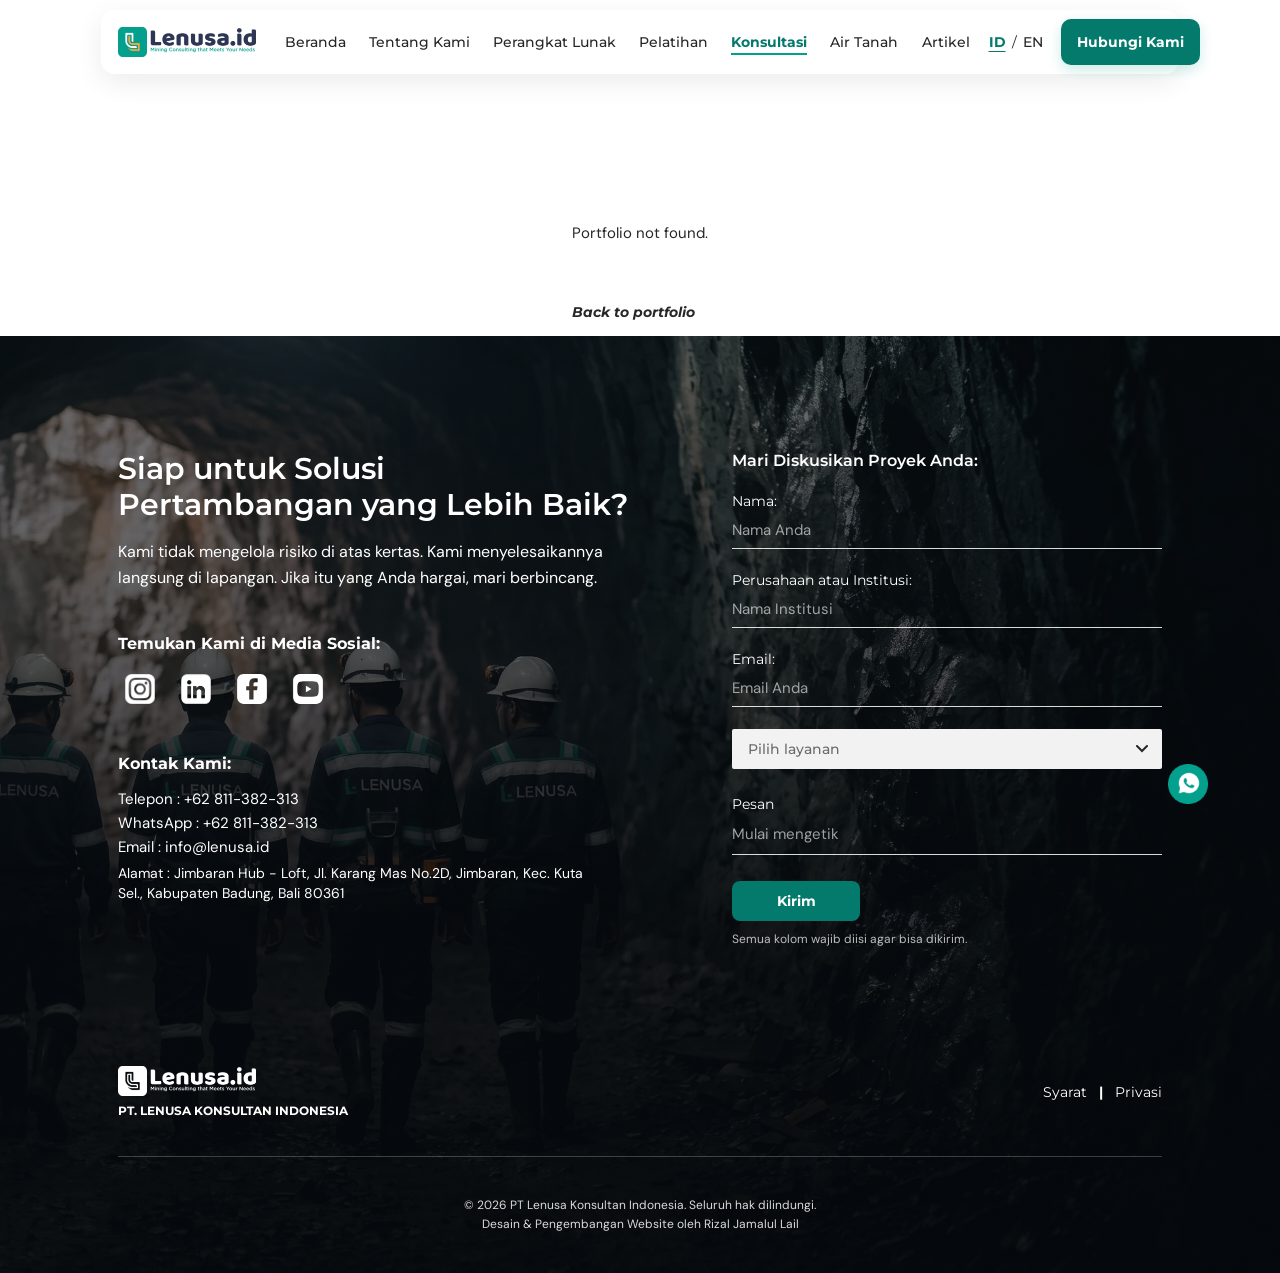
<file: portfolio-details.html>
<!DOCTYPE html>
<html lang="id">
<head>
  <meta charset="utf-8">
  <meta name="viewport" content="width=device-width, initial-scale=1">
  <title>Portfolio | Lenusa.id</title>
  <meta name="description" content="Lenusa project portfolio: geotechnical and hydrogeological work for mining clients in Indonesia.">
  <script>document.documentElement.classList.add('js')</script>
  <script>(function(d){var l;try{l=localStorage.getItem('lenusa-lang')}catch(e){}d.documentElement.lang=l==='en'?'en':'id';d.documentElement.classList.add('i18n-wait');setTimeout(function(){d.documentElement.classList.remove('i18n-wait')},1500)})(document)</script>
  <link rel="preconnect" href="https://fonts.googleapis.com">
  <link rel="preconnect" href="https://fonts.gstatic.com" crossorigin>
  <link href="https://fonts.googleapis.com/css2?family=DM+Sans:ital,wght@0,400;0,500;0,600;0,700;1,400&family=Montserrat:ital,wght@0,300;0,400;0,500;0,600;0,700;0,800;1,700&display=swap" rel="stylesheet">
  <link rel="icon" type="image/png" href="assets/icons/favicon.png">
  <link rel="stylesheet" href="style.css">
  <script src="script.js" defer></script>
</head>
<body>
  <site-header active="consulting"></site-header>

  <main id="pf-page" class="pfd">
    <div id="pf-detail" class="ar-wrap">
      <!-- the project is chosen with ?id= in the address, e.g. portfolio-details.html?id=kpuc-ipd14 -->
      <nav class="ar-crumb" aria-label="Breadcrumb" data-fade>
        <a href="consulting.html#portfolio">
          <svg viewBox="0 0 24 24" fill="none" stroke="currentColor" stroke-width="1.5" stroke-linecap="round" stroke-linejoin="round" aria-hidden="true"><path d="M21 12H3M9 6l-6 6 6 6"/></svg>
          Portfolio
        </a>
        <span aria-hidden="true">•</span>
        <strong id="p-crumb" aria-current="page"></strong>
      </nav>

      <header data-fade>
        <h1 id="p-title" class="ar-title"></h1>
        <p id="p-over" class="pfd__over"></p>
      </header>

      <figure class="ar-cover fade-delay-100" data-fade>
        <img id="p-cover" alt="">
      </figure>

      <div id="p-body" class="ar-prose pfd__body"></div>
    </div>

  </main>

  <site-footer></site-footer>
  <site-actions></site-actions>
</body>
</html>
</file>
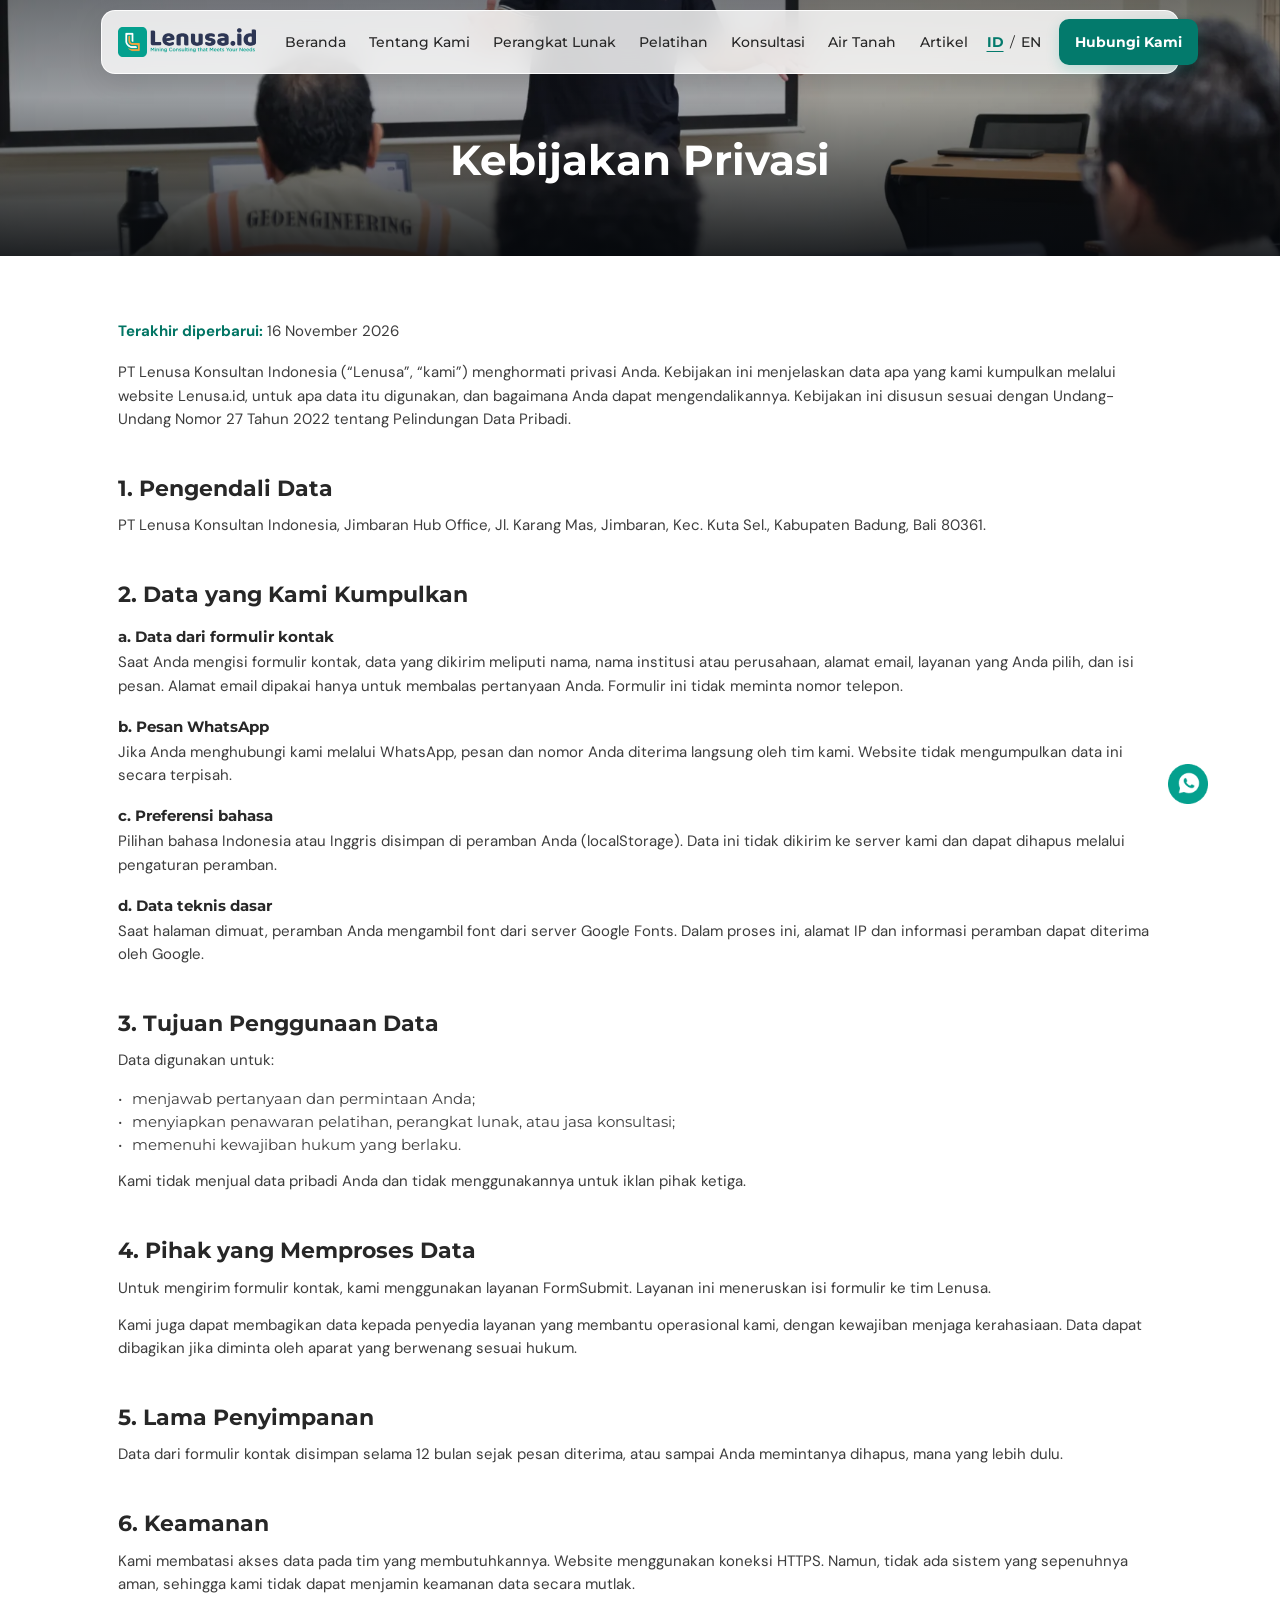
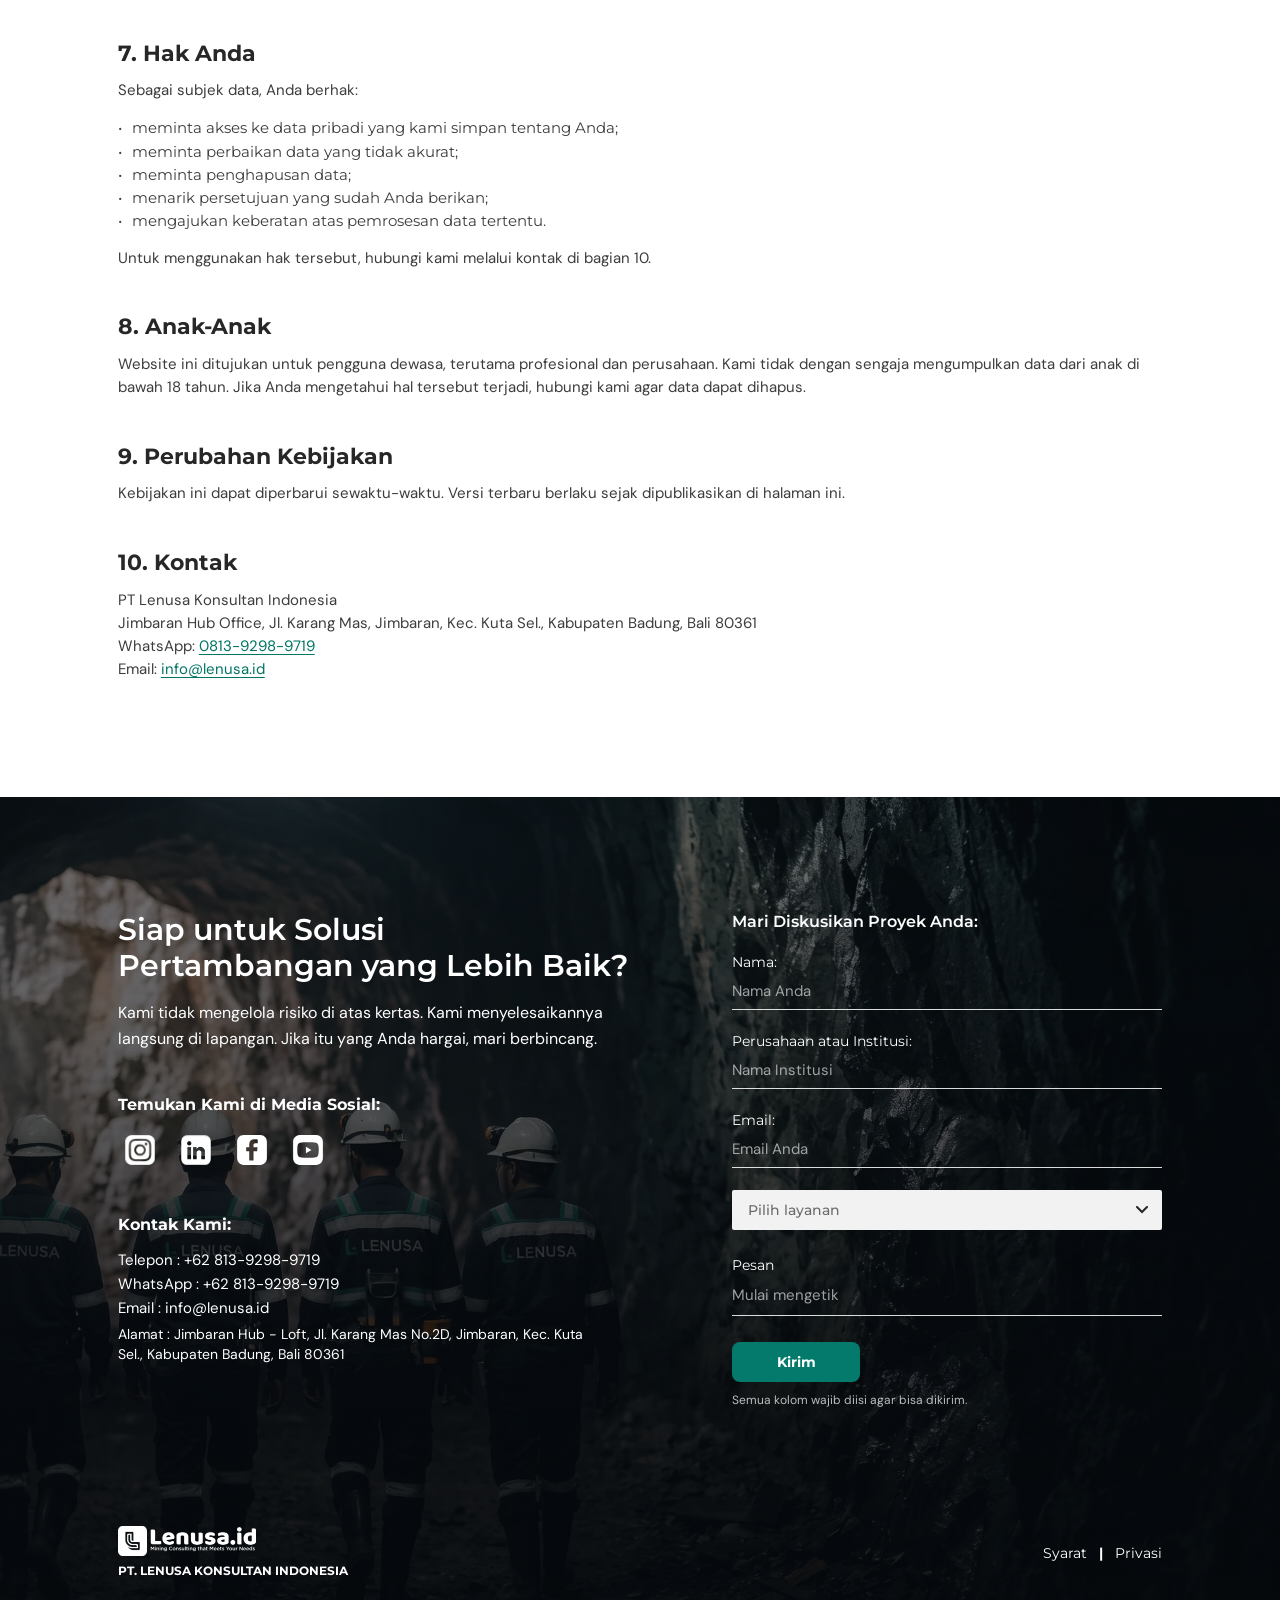
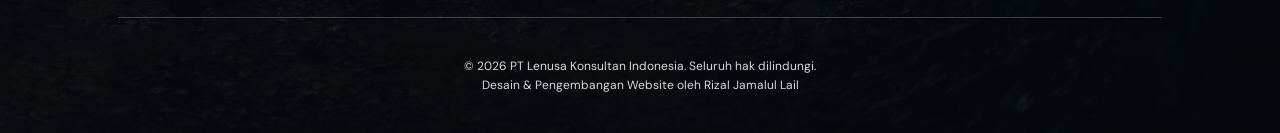
<file: privacy.html>
<!DOCTYPE html>
<html lang="id">
<head>
  <meta charset="utf-8">
  <meta name="viewport" content="width=device-width, initial-scale=1">
  <title>Kebijakan Privasi | Lenusa.id</title>
  <meta name="description" content="Kebijakan Privasi Lenusa.id: data yang dikumpulkan lewat website, tujuan penggunaan, penyimpanan, dan hak Anda.">
  <script>document.documentElement.classList.add('js')</script>
  <script>(function(d){var l;try{l=localStorage.getItem('lenusa-lang')}catch(e){}d.documentElement.lang=l==='en'?'en':'id';d.documentElement.classList.add('i18n-wait');setTimeout(function(){d.documentElement.classList.remove('i18n-wait')},1500)})(document)</script>
  <link rel="preconnect" href="https://fonts.googleapis.com">
  <link rel="preconnect" href="https://fonts.gstatic.com" crossorigin>
  <link href="https://fonts.googleapis.com/css2?family=DM+Sans:ital,wght@0,400;0,500;0,600;0,700;1,400&family=Montserrat:ital,wght@0,300;0,400;0,500;0,600;0,700;0,800;1,700&display=swap" rel="stylesheet">
  <link rel="icon" type="image/png" href="assets/icons/favicon.png">
  <link rel="stylesheet" href="style.css">
  <script src="script.js" defer></script>
</head>
<body>
  <site-header></site-header>

  <main class="legal">
    <section class="ar-hero legal-hero" aria-labelledby="legal-title">
      <img class="ar-hero__bg" src="assets/images/about/vision-1.webp" alt="">
      <div class="ar-hero__inner">
        <h1 id="legal-title"><strong>Kebijakan Privasi</strong></h1>
      </div>
    </section>

    <article class="legal__doc">
      <p class="legal__date"><strong>Terakhir diperbarui:</strong> 16 November 2026</p>
      <p>PT Lenusa Konsultan Indonesia (“Lenusa”, “kami”) menghormati privasi Anda. Kebijakan ini menjelaskan data apa yang kami kumpulkan melalui website Lenusa.id, untuk apa data itu digunakan, dan bagaimana Anda dapat mengendalikannya. Kebijakan ini disusun sesuai dengan Undang-Undang Nomor 27 Tahun 2022 tentang Pelindungan Data Pribadi.</p>
      <h2>1. Pengendali Data</h2>
      <p>PT Lenusa Konsultan Indonesia, Jimbaran Hub Office, Jl. Karang Mas, Jimbaran, Kec. Kuta Sel., Kabupaten Badung, Bali 80361.</p>
      <h2>2. Data yang Kami Kumpulkan</h2>
      <h3>a. Data dari formulir kontak</h3>
      <p>Saat Anda mengisi formulir kontak, data yang dikirim meliputi nama, nama institusi atau perusahaan, alamat email, layanan yang Anda pilih, dan isi pesan. Alamat email dipakai hanya untuk membalas pertanyaan Anda. Formulir ini tidak meminta nomor telepon.</p>
      <h3>b. Pesan WhatsApp</h3>
      <p>Jika Anda menghubungi kami melalui WhatsApp, pesan dan nomor Anda diterima langsung oleh tim kami. Website tidak mengumpulkan data ini secara terpisah.</p>
      <h3>c. Preferensi bahasa</h3>
      <p>Pilihan bahasa Indonesia atau Inggris disimpan di peramban Anda (localStorage). Data ini tidak dikirim ke server kami dan dapat dihapus melalui pengaturan peramban.</p>
      <h3>d. Data teknis dasar</h3>
      <p>Saat halaman dimuat, peramban Anda mengambil font dari server Google Fonts. Dalam proses ini, alamat IP dan informasi peramban dapat diterima oleh Google.</p>
      <h2>3. Tujuan Penggunaan Data</h2>
      <p>Data digunakan untuk:</p>
      <ul><li>menjawab pertanyaan dan permintaan Anda;</li><li>menyiapkan penawaran pelatihan, perangkat lunak, atau jasa konsultasi;</li><li>memenuhi kewajiban hukum yang berlaku.</li></ul>
      <p>Kami tidak menjual data pribadi Anda dan tidak menggunakannya untuk iklan pihak ketiga.</p>
      <h2>4. Pihak yang Memproses Data</h2>
      <p>Untuk mengirim formulir kontak, kami menggunakan layanan FormSubmit. Layanan ini meneruskan isi formulir ke tim Lenusa.</p>
      <p>Kami juga dapat membagikan data kepada penyedia layanan yang membantu operasional kami, dengan kewajiban menjaga kerahasiaan. Data dapat dibagikan jika diminta oleh aparat yang berwenang sesuai hukum.</p>
      <h2>5. Lama Penyimpanan</h2>
      <p>Data dari formulir kontak disimpan selama 12 bulan sejak pesan diterima, atau sampai Anda memintanya dihapus, mana yang lebih dulu.</p>
      <h2>6. Keamanan</h2>
      <p>Kami membatasi akses data pada tim yang membutuhkannya. Website menggunakan koneksi HTTPS. Namun, tidak ada sistem yang sepenuhnya aman, sehingga kami tidak dapat menjamin keamanan data secara mutlak.</p>
      <h2>7. Hak Anda</h2>
      <p>Sebagai subjek data, Anda berhak:</p>
      <ul><li>meminta akses ke data pribadi yang kami simpan tentang Anda;</li><li>meminta perbaikan data yang tidak akurat;</li><li>meminta penghapusan data;</li><li>menarik persetujuan yang sudah Anda berikan;</li><li>mengajukan keberatan atas pemrosesan data tertentu.</li></ul>
      <p>Untuk menggunakan hak tersebut, hubungi kami melalui kontak di bagian 10.</p>
      <h2>8. Anak-Anak</h2>
      <p>Website ini ditujukan untuk pengguna dewasa, terutama profesional dan perusahaan. Kami tidak dengan sengaja mengumpulkan data dari anak di bawah 18 tahun. Jika Anda mengetahui hal tersebut terjadi, hubungi kami agar data dapat dihapus.</p>
      <h2>9. Perubahan Kebijakan</h2>
      <p>Kebijakan ini dapat diperbarui sewaktu-waktu. Versi terbaru berlaku sejak dipublikasikan di halaman ini.</p>
      <h2>10. Kontak</h2>
      <p>PT Lenusa Konsultan Indonesia<br>Jimbaran Hub Office, Jl. Karang Mas, Jimbaran, Kec. Kuta Sel., Kabupaten Badung, Bali 80361<br>WhatsApp: <a href="https://wa.me/6281392989719" target="_blank" rel="noopener noreferrer">0813-9298-9719</a><br>Email: <a href="mailto:info@lenusa.id">info@lenusa.id</a></p>
    </article>
  </main>

  <site-footer></site-footer>
  <site-actions></site-actions>
</body>
</html>
</file>
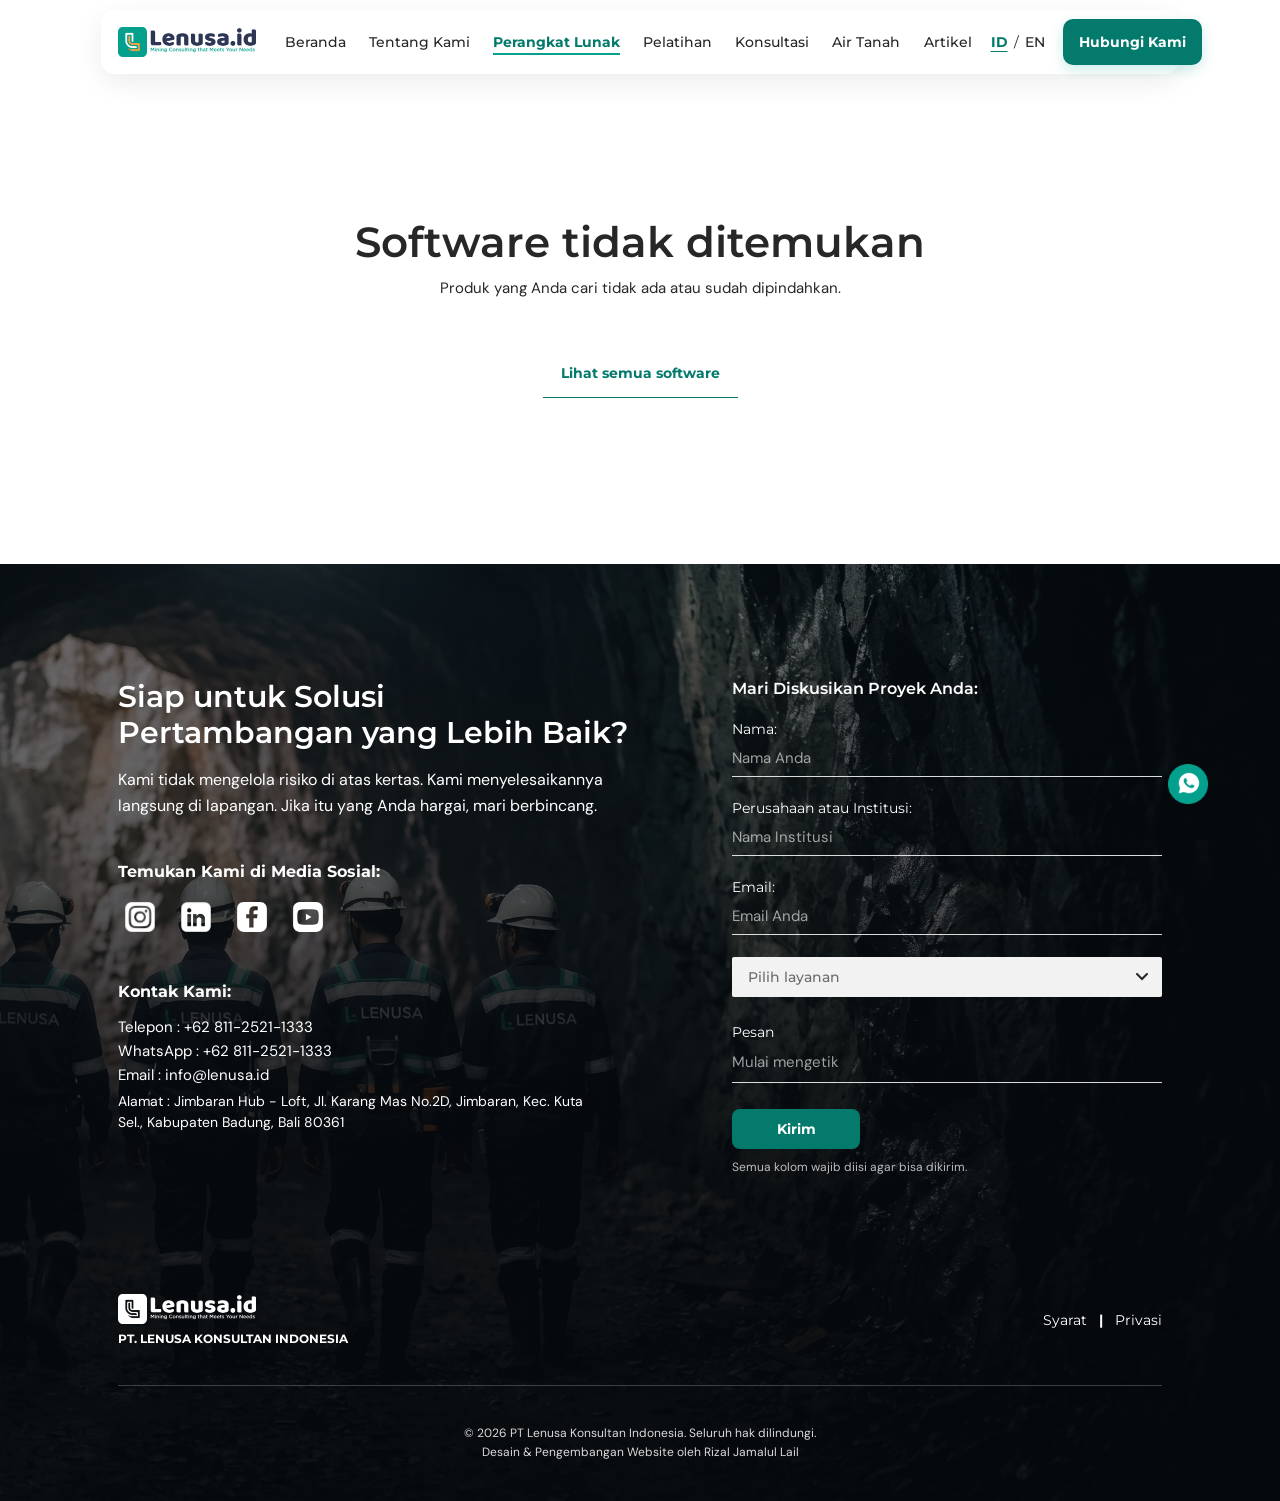
<file: software-details.html>
<!DOCTYPE html>
<html lang="id">
<head>
  <meta charset="utf-8">
  <meta name="viewport" content="width=device-width, initial-scale=1">
  <title>Software | Lenusa.id</title>
  <meta name="description" content="Software details from Lenusa: main functions, features and how Lenusa can help with licensing and training.">
  <script>document.documentElement.classList.add('js')</script>
  <script>(function(d){var l;try{l=localStorage.getItem('lenusa-lang')}catch(e){}d.documentElement.lang=l==='en'?'en':'id';d.documentElement.classList.add('i18n-wait');setTimeout(function(){d.documentElement.classList.remove('i18n-wait')},1500)})(document)</script>
  <link rel="preconnect" href="https://fonts.googleapis.com">
  <link rel="preconnect" href="https://fonts.gstatic.com" crossorigin>
  <link href="https://fonts.googleapis.com/css2?family=DM+Sans:ital,wght@0,400;0,500;0,600;0,700;1,400&family=Montserrat:ital,wght@0,300;0,400;0,500;0,600;0,700;0,800;1,700&display=swap" rel="stylesheet">
  <link rel="icon" type="image/png" href="assets/icons/favicon.png">
  <link rel="stylesheet" href="style.css">
  <script src="software-waterloo.js" defer></script>
  <script src="script.js" defer></script>
</head>
<body>
  <site-header active="software"></site-header>

  <main class="sw-main">
    <div id="sw-detail" class="sw-d"></div>
  </main>

  <site-footer></site-footer>
  <site-actions></site-actions>
</body>
</html>
</file>
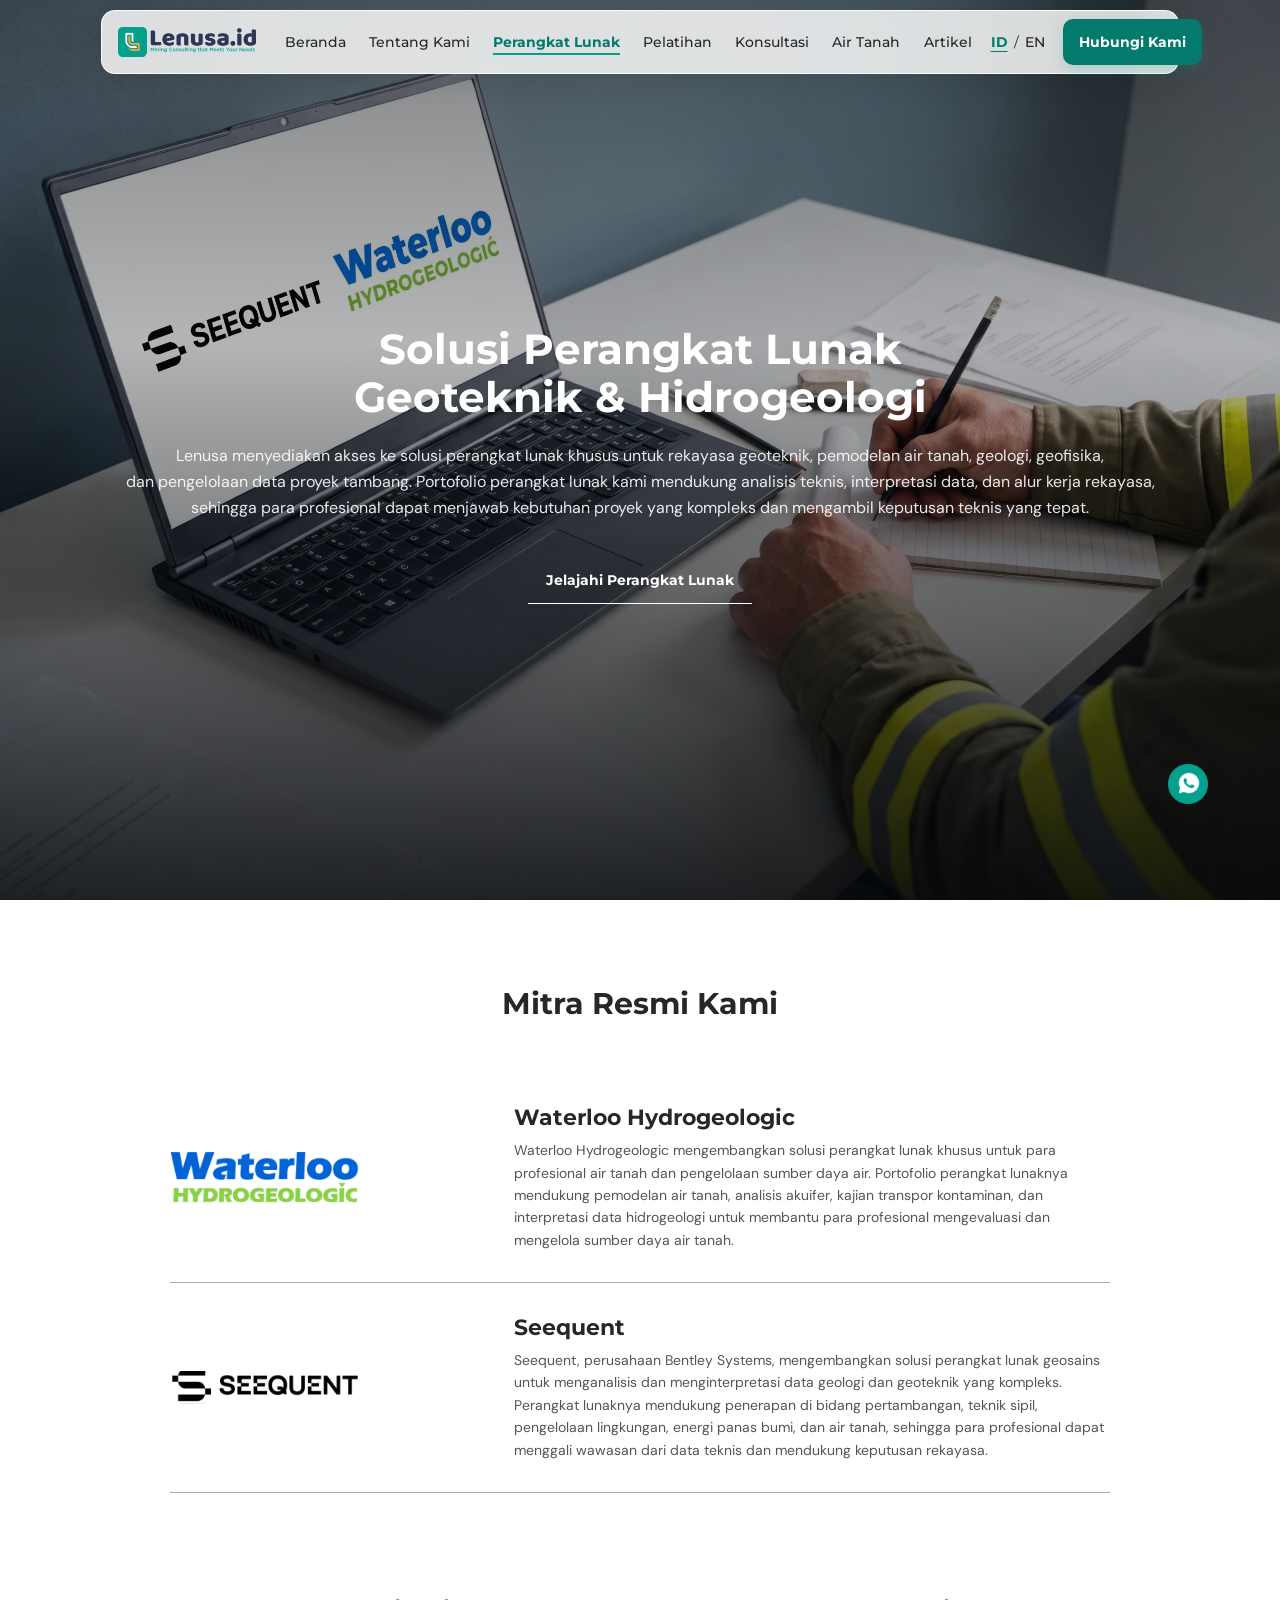
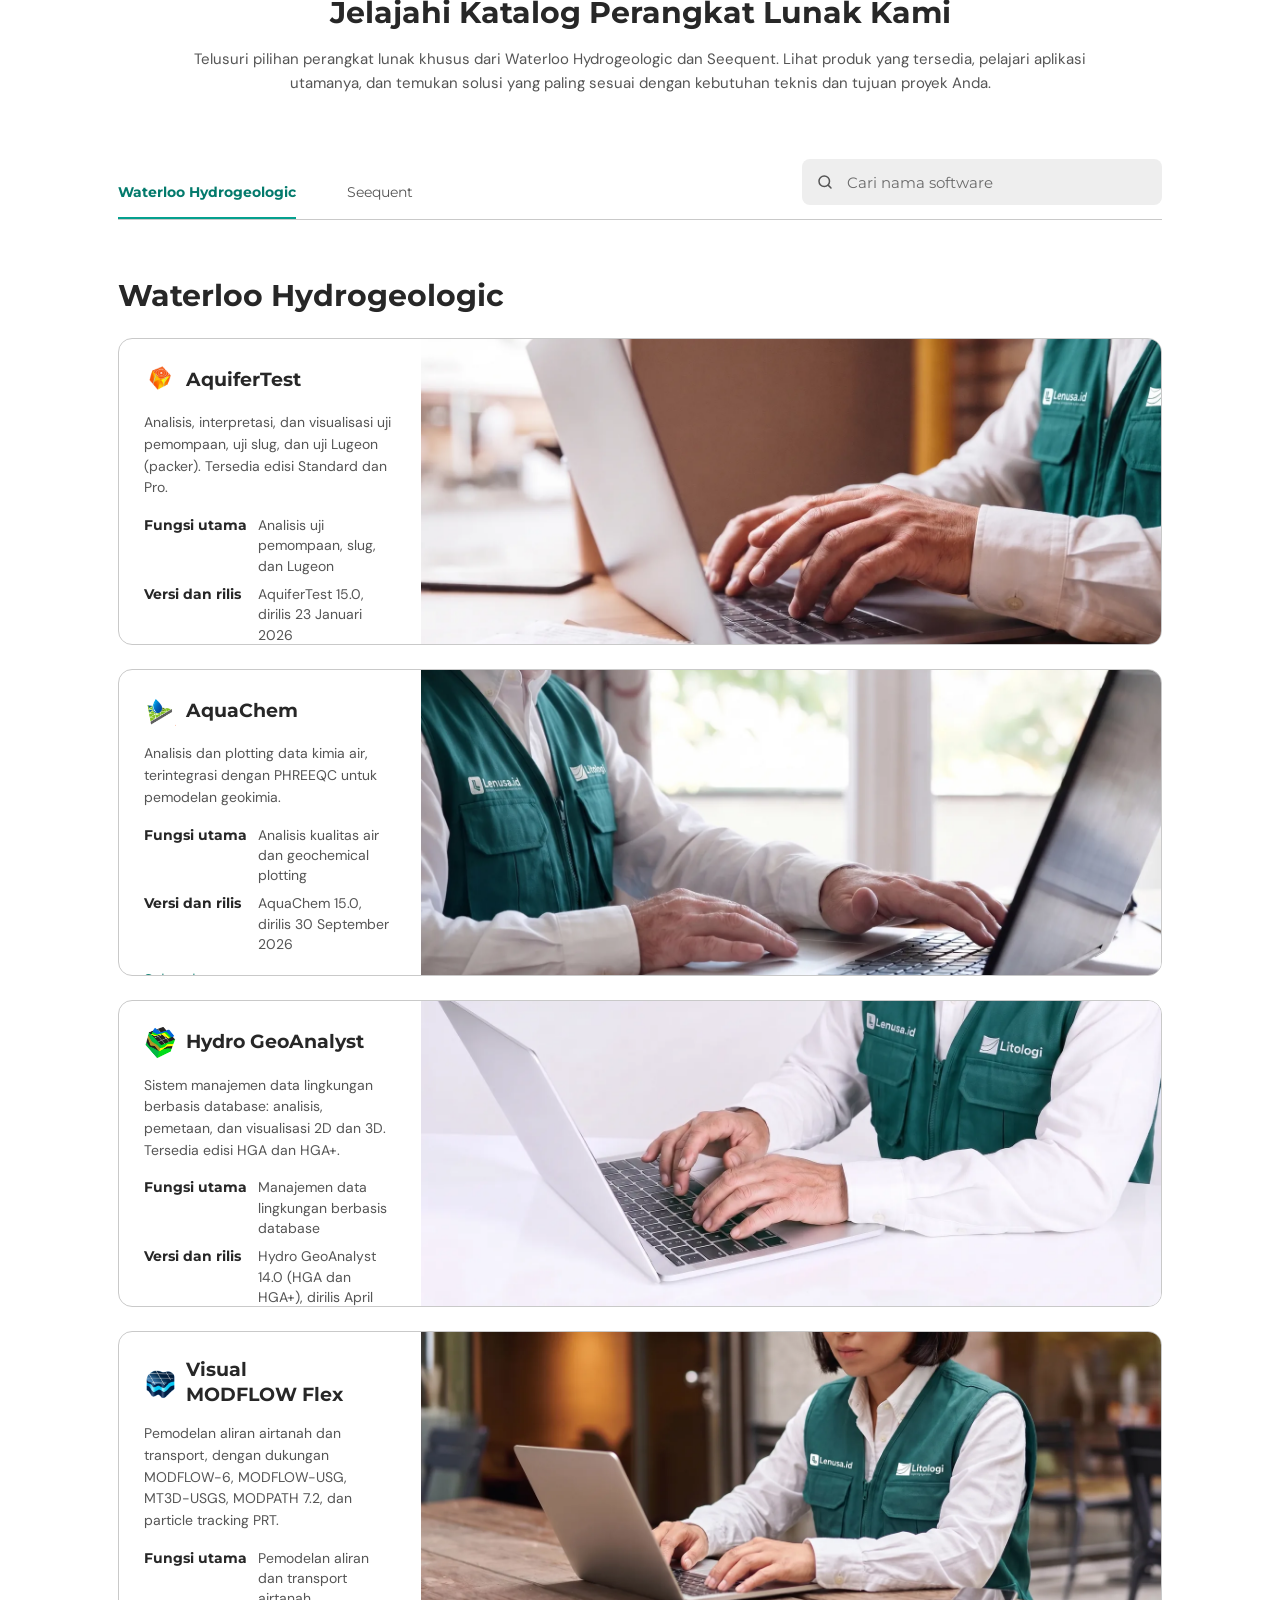
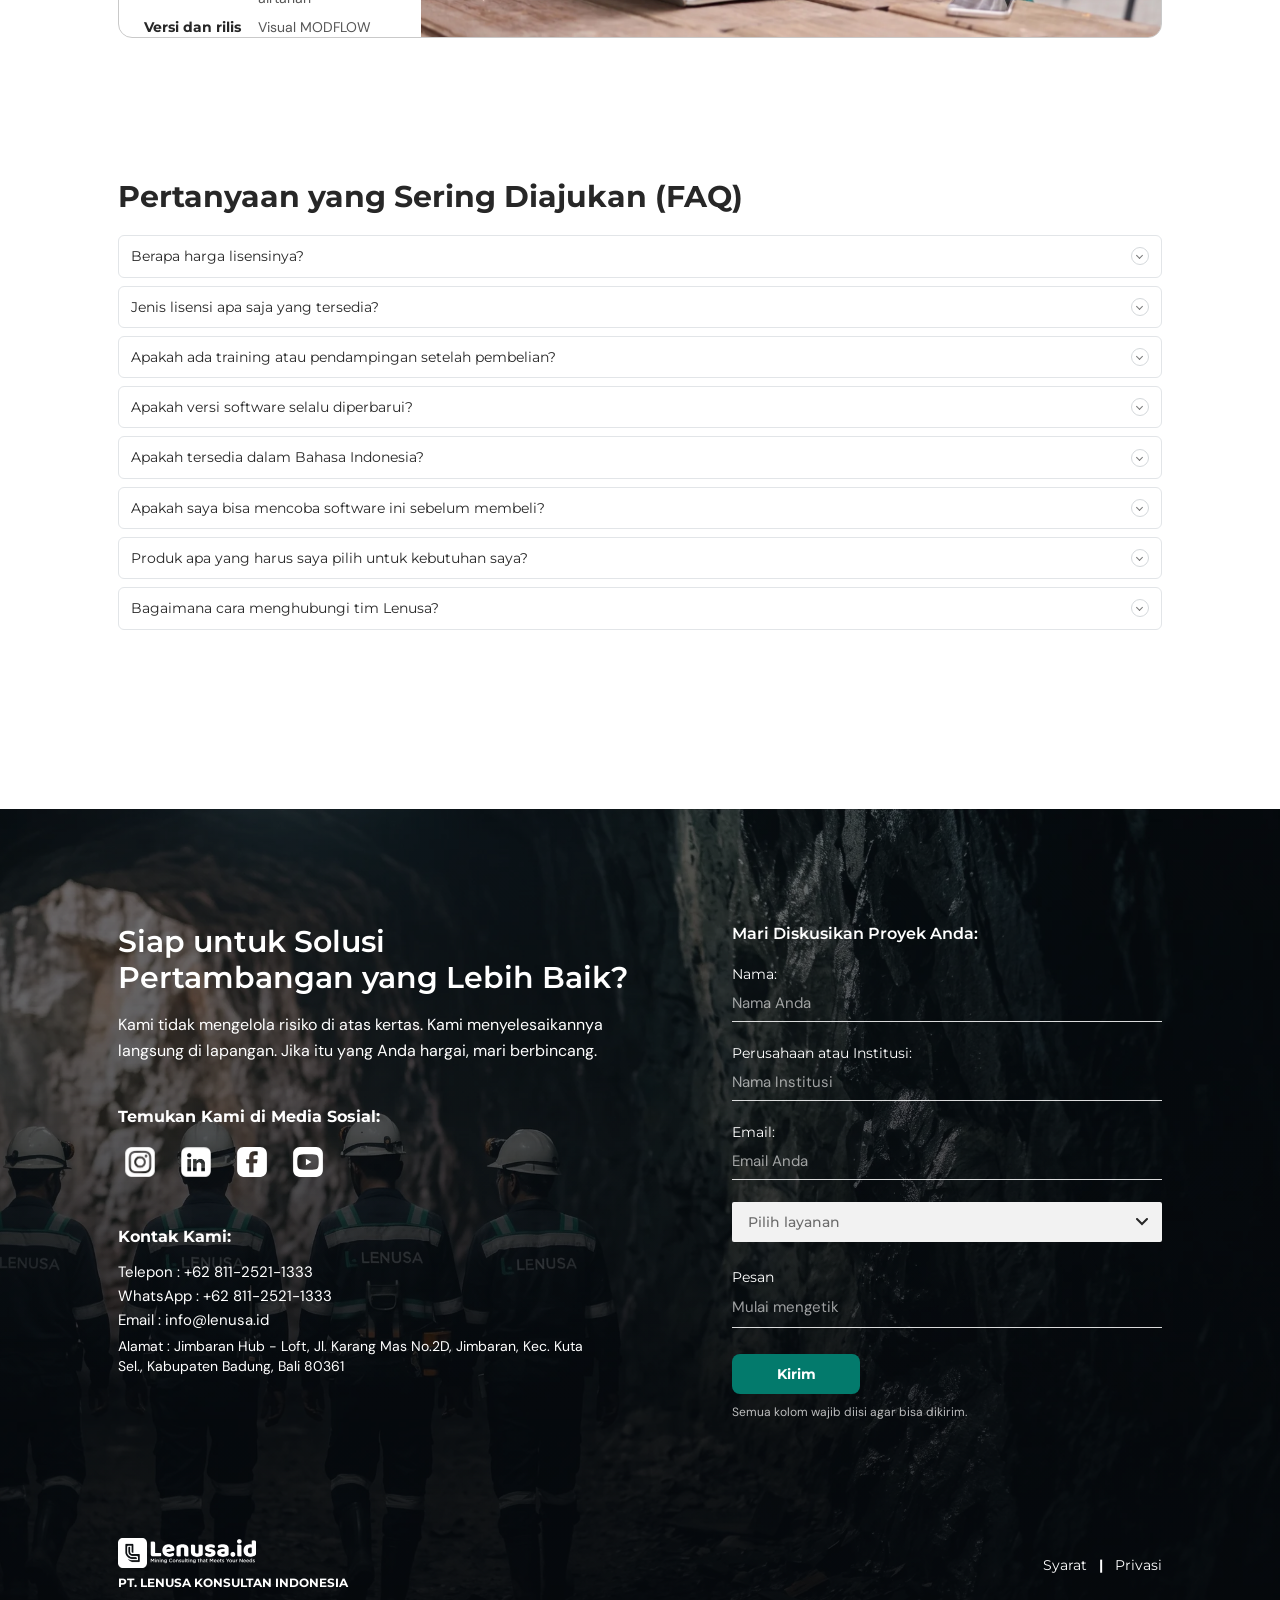
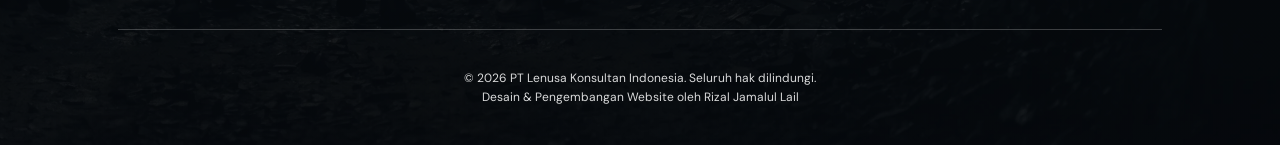
<file: software.html>
<!DOCTYPE html>
<html lang="id">
<head>
  <meta charset="utf-8">
  <meta name="viewport" content="width=device-width, initial-scale=1">
  <title>Software | Lenusa.id</title>
  <meta name="description" content="Geoscience and groundwater software from Waterloo Hydrogeologic and Seequent offered through Lenusa, with product overviews and FAQ.">
  <script>document.documentElement.classList.add('js')</script>
  <script>(function(d){var l;try{l=localStorage.getItem('lenusa-lang')}catch(e){}d.documentElement.lang=l==='en'?'en':'id';d.documentElement.classList.add('i18n-wait');setTimeout(function(){d.documentElement.classList.remove('i18n-wait')},1500)})(document)</script>
  <link rel="preconnect" href="https://fonts.googleapis.com">
  <link rel="preconnect" href="https://fonts.gstatic.com" crossorigin>
  <link href="https://fonts.googleapis.com/css2?family=DM+Sans:ital,wght@0,400;0,500;0,600;0,700;1,400&family=Montserrat:ital,wght@0,300;0,400;0,500;0,600;0,700;0,800;1,700&display=swap" rel="stylesheet">
  <link rel="icon" type="image/png" href="assets/icons/favicon.png">
  <link rel="stylesheet" href="style.css">
  <script src="script.js" defer></script>
</head>
<body>
  <site-header active="software"></site-header>

  <main class="sw">
    <section class="ar-hero" aria-labelledby="sw-title">
      <img class="ar-hero__bg" src="assets/images/home/pillars/pillar-software.webp" alt="">
      <div class="ar-hero__inner" data-fade>
        <h1 id="sw-title"><strong>Geotechnical & Hydrogeological <br>Software Solutions</strong></h1>
        <p>Lenusa provides access to specialized software solutions for geotechnical engineering, groundwater modeling, geology, geophysics, <br>and mining project data management. Our software portfolio supports technical analysis, data interpretation, and engineering workflows, <br>helping professionals address complex project requirements and make informed technical decisions.</p>
        <a class="wipe-button sw-hero__button" href="#sw-catalog">Explore Software</a>
      </div>
    </section>

    <section class="sw-partners" aria-labelledby="sw-partner-t" data-fade>
      <h2 id="sw-partner-t">Our Official Partner</h2>
      <ul class="sw-partner-list">
        <li class="sw-partner">
          <img src="assets/logos/vendors/waterloo-hydrogeologic.svg" alt="Waterloo Hydrogeologic">
          <div>
            <h3>Waterloo Hydrogeologic</h3>
            <p>Waterloo Hydrogeologic develops specialized software solutions for groundwater professionals and water resource management. Its software portfolio supports groundwater modeling, aquifer analysis, contaminant transport assessment, and hydrogeological data interpretation to assist professionals in evaluating and managing groundwater resources.</p>
          </div>
        </li>
        <li class="sw-partner">
          <img src="assets/logos/vendors/seequent.svg" alt="Seequent">
          <div>
            <h3>Seequent</h3>
            <p>Seequent, a Bentley Systems company, develops geoscience software solutions for analyzing and interpreting complex geological and geotechnical data. Its software supports applications across mining, civil engineering, environmental management, geothermal energy, and groundwater, helping professionals gain insights from technical data and support engineering decisions.</p>
          </div>
        </li>
      </ul>
    </section>

    <section class="sw-catalog-intro" aria-labelledby="sw-catalog-title">
      <h2 id="sw-catalog-title">Explore Our Software Catalogue</h2>
      <p>Browse our selection of specialized software from Waterloo Hydrogeologic and Seequent. Explore available products, review their primary applications, and identify the solutions that best match your technical requirements and project objectives.</p>
    </section>

    <section id="sw-catalog" aria-label="Katalog software">
      <div class="sw-bar">
        <div id="sw-tabs" class="sw-tabs" role="group" aria-label="Vendor software">
          <button type="button" class="sw-tab" data-target="sw-waterloo" aria-pressed="true">Waterloo Hydrogeologic</button>
          <button type="button" class="sw-tab" data-target="sw-seequent" aria-pressed="false">Seequent</button>
        </div>
        <div class="sw-search">
          <label class="ar-sr" for="sw-search">Cari nama software</label>
          <svg viewBox="0 0 24 24" width="18" height="18" fill="none" stroke="currentColor" stroke-width="2" stroke-linecap="round" aria-hidden="true"><circle cx="11" cy="11" r="7"/><path d="m20 20-3.5-3.5"/></svg>
          <input id="sw-search" type="search" placeholder="Cari nama software" autocomplete="off">
        </div>
      </div>
      <div id="sw-lists" class="sw-lists"></div>
      <p id="sw-empty" class="sw-empty" role="status" hidden>Software tidak ditemukan. Coba kata kunci lain.</p>
    </section>

    <section class="sw-faq" aria-labelledby="sw-faq-t">
      <h2 id="sw-faq-t">Pertanyaan yang Sering Diajukan (FAQ)</h2>
      <div class="sw-faq-list">
        <details class="sw-faq-item">
          <summary class="sw-faq-question">Berapa harga lisensinya?<span aria-hidden="true"></span></summary>
          <p class="sw-faq-answer">Harga lisensi berbeda untuk setiap produk, jenis lisensi, dan paket. Hubungi Lenusa lewat WhatsApp untuk informasi harga.</p>
        </details>
        <details class="sw-faq-item">
          <summary class="sw-faq-question">Jenis lisensi apa saja yang tersedia?<span aria-hidden="true"></span></summary>
          <p class="sw-faq-answer">Seequent menawarkan Shared, Named, dan model lain sesuai produk. PLAXIS 2D tersedia dalam langganan Virtuoso 12 bulan. Untuk lisensi Waterloo, hubungi Lenusa.</p>
        </details>
        <details class="sw-faq-item">
          <summary class="sw-faq-question">Apakah ada training atau pendampingan setelah pembelian?<span aria-hidden="true"></span></summary>
          <p class="sw-faq-answer">Seequent menyediakan materi belajar online; PLAXIS 2D menyertakan token training. Waterloo menawarkan kursus Visual MODFLOW Flex. Untuk pendampingan dari Lenusa, hubungi tim kami.</p>
        </details>
        <details class="sw-faq-item">
          <summary class="sw-faq-question">Apakah versi software selalu diperbarui?<span aria-hidden="true"></span></summary>
          <p class="sw-faq-answer">Vendor merilis pembaruan berkala. Untuk hak pembaruan, maintenance, dan dukungan bagi pembeli, hubungi Lenusa.</p>
        </details>
        <details class="sw-faq-item">
          <summary class="sw-faq-question">Apakah tersedia dalam Bahasa Indonesia?<span aria-hidden="true"></span></summary>
          <p class="sw-faq-answer">Dukungan Bahasa Indonesia pada antarmuka dan dokumentasi software belum dapat dipastikan.</p>
        </details>
        <details class="sw-faq-item">
          <summary class="sw-faq-question">Apakah saya bisa mencoba software ini sebelum membeli?<span aria-hidden="true"></span></summary>
          <p class="sw-faq-answer">Trial tersedia untuk PLAXIS 2D dan beberapa produk Waterloo. Untuk durasi, syarat, dan ketersediaan melalui Lenusa, hubungi tim kami.</p>
        </details>
        <details class="sw-faq-item">
          <summary class="sw-faq-question">Produk apa yang harus saya pilih untuk kebutuhan saya?<span aria-hidden="true"></span></summary>
          <p class="sw-faq-answer">Lihat panduan pemilihan produk dan tabel perbandingan fungsi serta lisensi di halaman ini.</p>
        </details>
        <details class="sw-faq-item">
          <summary class="sw-faq-question">Bagaimana cara menghubungi tim Lenusa?<span aria-hidden="true"></span></summary>
          <p class="sw-faq-answer">WhatsApp: +62 811-2521-1333 atau email info@lenusa.id.</p>
        </details>
      </div>
    </section>

  </main>

  <site-footer></site-footer>
  <site-actions></site-actions>
</body>
</html>
</file>
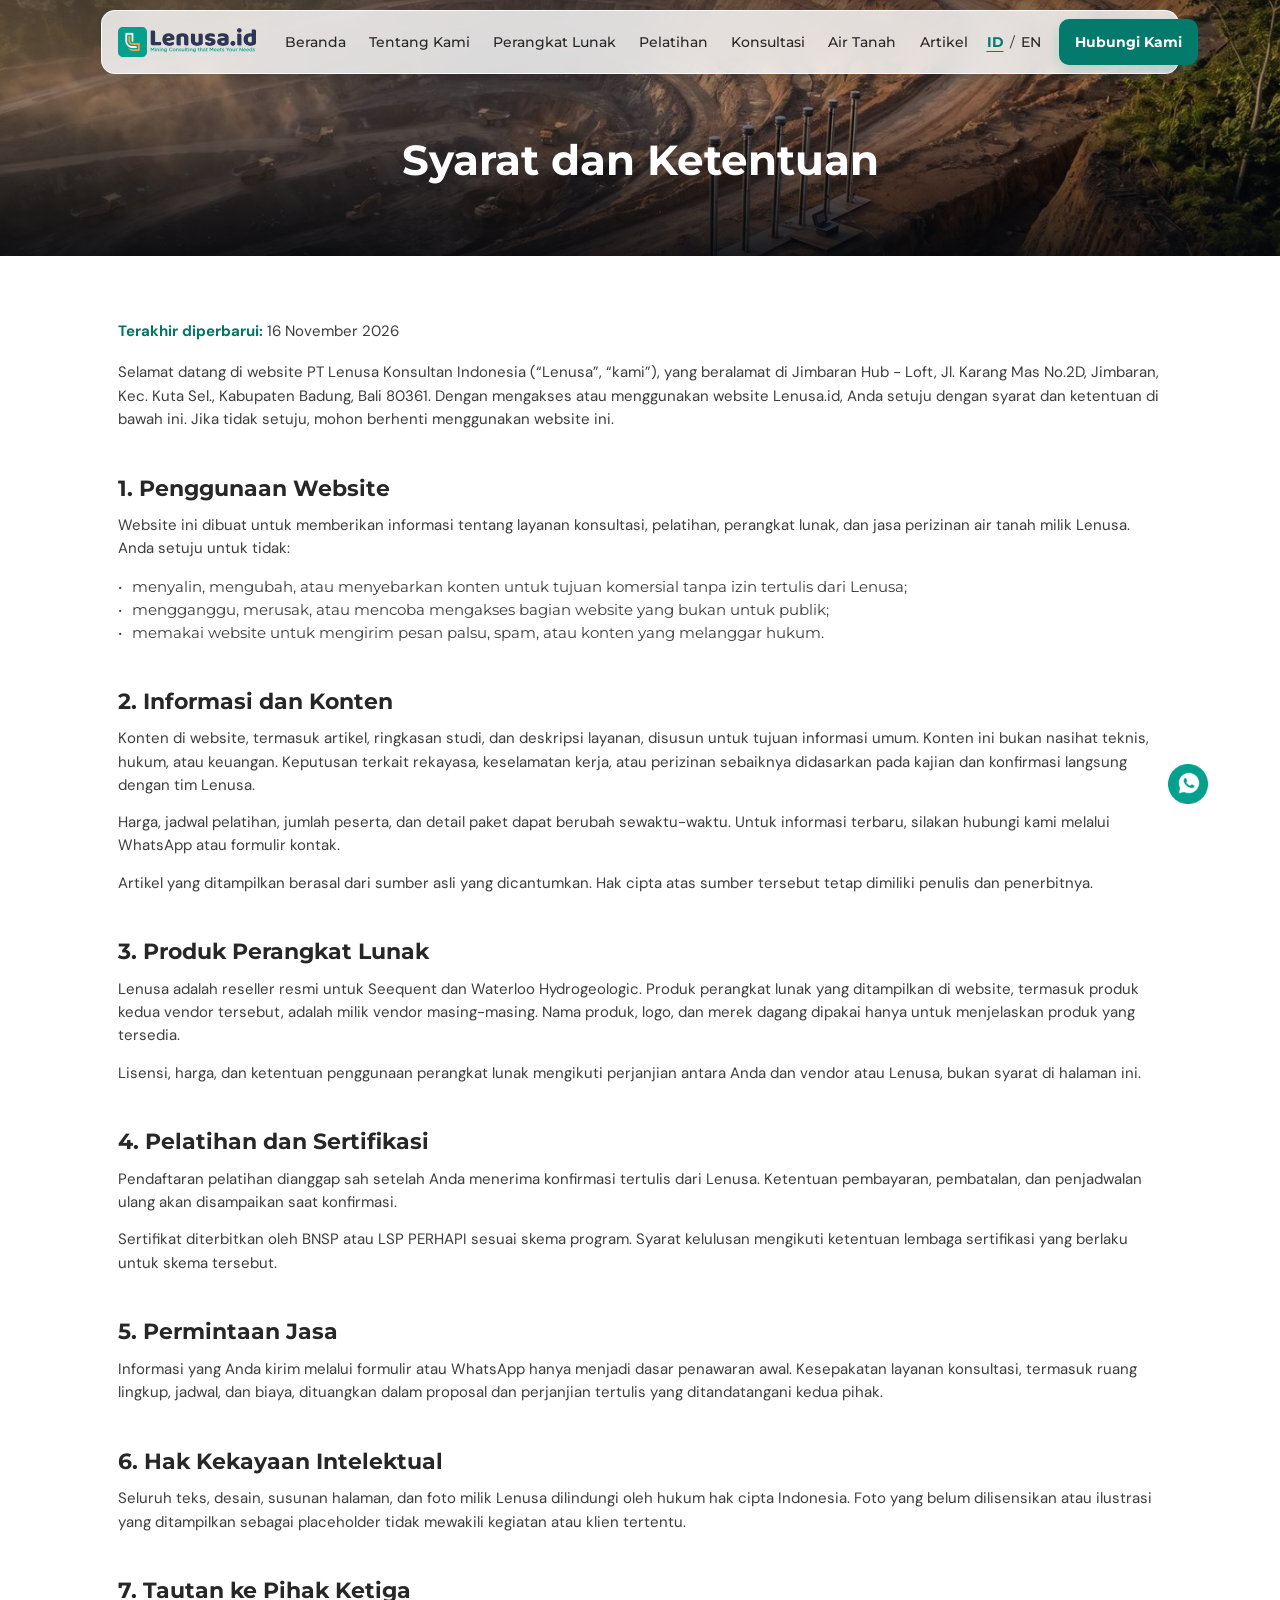
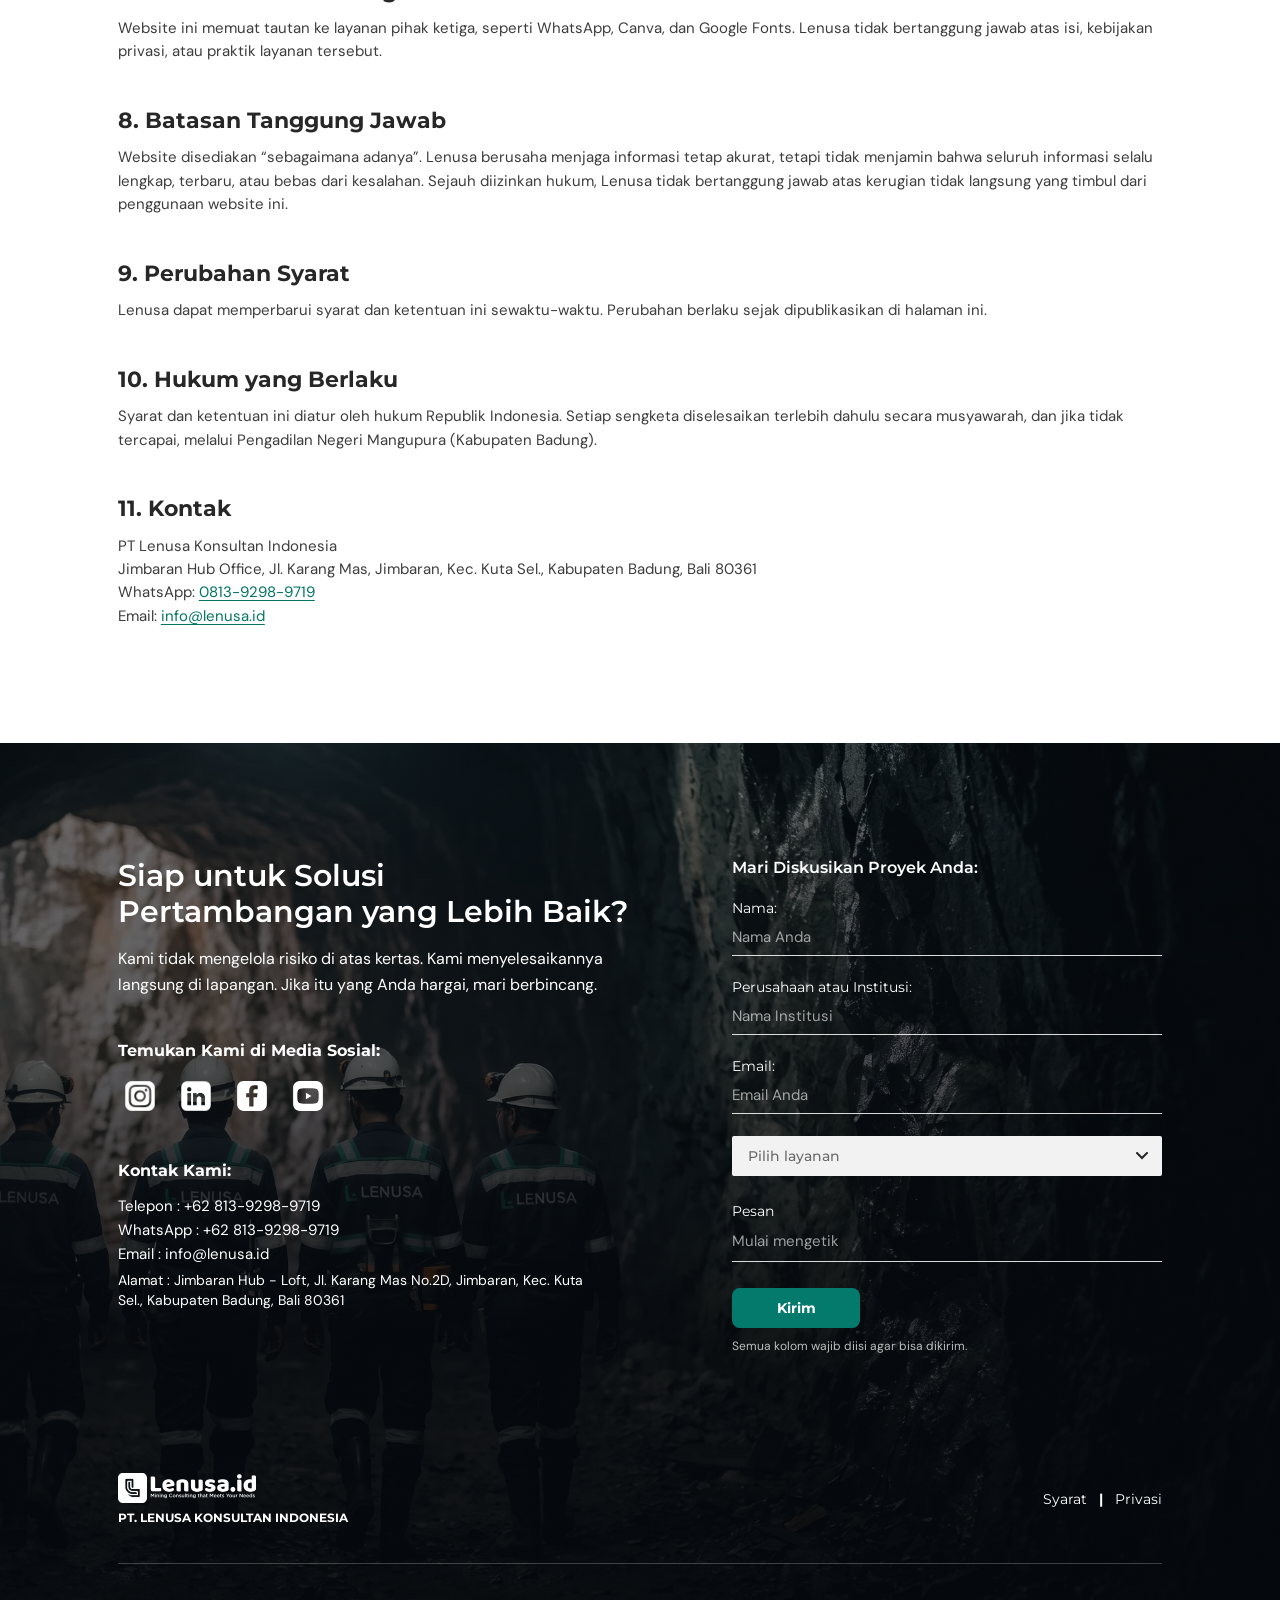
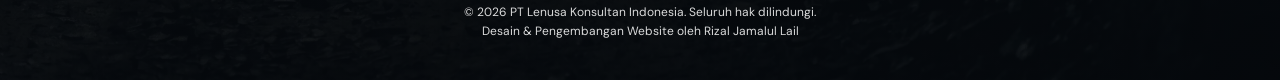
<file: terms.html>
<!DOCTYPE html>
<html lang="id">
<head>
  <meta charset="utf-8">
  <meta name="viewport" content="width=device-width, initial-scale=1">
  <title>Syarat dan Ketentuan | Lenusa.id</title>
  <meta name="description" content="Syarat dan Ketentuan penggunaan website Lenusa.id: penggunaan website, konten, perangkat lunak, pelatihan, dan batasan tanggung jawab.">
  <script>document.documentElement.classList.add('js')</script>
  <script>(function(d){var l;try{l=localStorage.getItem('lenusa-lang')}catch(e){}d.documentElement.lang=l==='en'?'en':'id';d.documentElement.classList.add('i18n-wait');setTimeout(function(){d.documentElement.classList.remove('i18n-wait')},1500)})(document)</script>
  <link rel="preconnect" href="https://fonts.googleapis.com">
  <link rel="preconnect" href="https://fonts.gstatic.com" crossorigin>
  <link href="https://fonts.googleapis.com/css2?family=DM+Sans:ital,wght@0,400;0,500;0,600;0,700;1,400&family=Montserrat:ital,wght@0,300;0,400;0,500;0,600;0,700;0,800;1,700&display=swap" rel="stylesheet">
  <link rel="icon" type="image/png" href="assets/icons/favicon.png">
  <link rel="stylesheet" href="style.css">
  <script src="script.js" defer></script>
</head>
<body>
  <site-header></site-header>

  <main class="legal">
    <section class="ar-hero legal-hero" aria-labelledby="legal-title">
      <img class="ar-hero__bg" src="assets/images/about/about-2.jpg" alt="">
      <div class="ar-hero__inner">
        <h1 id="legal-title"><strong>Syarat dan Ketentuan</strong></h1>
      </div>
    </section>

    <article class="legal__doc">
      <p class="legal__date"><strong>Terakhir diperbarui:</strong> 16 November 2026</p>
      <p>Selamat datang di website PT Lenusa Konsultan Indonesia (“Lenusa”, “kami”), yang beralamat di Jimbaran Hub - Loft, Jl. Karang Mas No.2D, Jimbaran, Kec. Kuta Sel., Kabupaten Badung, Bali 80361. Dengan mengakses atau menggunakan website Lenusa.id, Anda setuju dengan syarat dan ketentuan di bawah ini. Jika tidak setuju, mohon berhenti menggunakan website ini.</p>
      <h2>1. Penggunaan Website</h2>
      <p>Website ini dibuat untuk memberikan informasi tentang layanan konsultasi, pelatihan, perangkat lunak, dan jasa perizinan air tanah milik Lenusa. Anda setuju untuk tidak:</p>
      <ul><li>menyalin, mengubah, atau menyebarkan konten untuk tujuan komersial tanpa izin tertulis dari Lenusa;</li><li>mengganggu, merusak, atau mencoba mengakses bagian website yang bukan untuk publik;</li><li>memakai website untuk mengirim pesan palsu, spam, atau konten yang melanggar hukum.</li></ul>
      <h2>2. Informasi dan Konten</h2>
      <p>Konten di website, termasuk artikel, ringkasan studi, dan deskripsi layanan, disusun untuk tujuan informasi umum. Konten ini bukan nasihat teknis, hukum, atau keuangan. Keputusan terkait rekayasa, keselamatan kerja, atau perizinan sebaiknya didasarkan pada kajian dan konfirmasi langsung dengan tim Lenusa.</p>
      <p>Harga, jadwal pelatihan, jumlah peserta, dan detail paket dapat berubah sewaktu-waktu. Untuk informasi terbaru, silakan hubungi kami melalui WhatsApp atau formulir kontak.</p>
      <p>Artikel yang ditampilkan berasal dari sumber asli yang dicantumkan. Hak cipta atas sumber tersebut tetap dimiliki penulis dan penerbitnya.</p>
      <h2>3. Produk Perangkat Lunak</h2>
      <p>Lenusa adalah reseller resmi untuk Seequent dan Waterloo Hydrogeologic. Produk perangkat lunak yang ditampilkan di website, termasuk produk kedua vendor tersebut, adalah milik vendor masing-masing. Nama produk, logo, dan merek dagang dipakai hanya untuk menjelaskan produk yang tersedia.</p>
      <p>Lisensi, harga, dan ketentuan penggunaan perangkat lunak mengikuti perjanjian antara Anda dan vendor atau Lenusa, bukan syarat di halaman ini.</p>
      <h2>4. Pelatihan dan Sertifikasi</h2>
      <p>Pendaftaran pelatihan dianggap sah setelah Anda menerima konfirmasi tertulis dari Lenusa. Ketentuan pembayaran, pembatalan, dan penjadwalan ulang akan disampaikan saat konfirmasi.</p>
      <p>Sertifikat diterbitkan oleh BNSP atau LSP PERHAPI sesuai skema program. Syarat kelulusan mengikuti ketentuan lembaga sertifikasi yang berlaku untuk skema tersebut.</p>
      <h2>5. Permintaan Jasa</h2>
      <p>Informasi yang Anda kirim melalui formulir atau WhatsApp hanya menjadi dasar penawaran awal. Kesepakatan layanan konsultasi, termasuk ruang lingkup, jadwal, dan biaya, dituangkan dalam proposal dan perjanjian tertulis yang ditandatangani kedua pihak.</p>
      <h2>6. Hak Kekayaan Intelektual</h2>
      <p>Seluruh teks, desain, susunan halaman, dan foto milik Lenusa dilindungi oleh hukum hak cipta Indonesia. Foto yang belum dilisensikan atau ilustrasi yang ditampilkan sebagai placeholder tidak mewakili kegiatan atau klien tertentu.</p>
      <h2>7. Tautan ke Pihak Ketiga</h2>
      <p>Website ini memuat tautan ke layanan pihak ketiga, seperti WhatsApp, Canva, dan Google Fonts. Lenusa tidak bertanggung jawab atas isi, kebijakan privasi, atau praktik layanan tersebut.</p>
      <h2>8. Batasan Tanggung Jawab</h2>
      <p>Website disediakan “sebagaimana adanya”. Lenusa berusaha menjaga informasi tetap akurat, tetapi tidak menjamin bahwa seluruh informasi selalu lengkap, terbaru, atau bebas dari kesalahan. Sejauh diizinkan hukum, Lenusa tidak bertanggung jawab atas kerugian tidak langsung yang timbul dari penggunaan website ini.</p>
      <h2>9. Perubahan Syarat</h2>
      <p>Lenusa dapat memperbarui syarat dan ketentuan ini sewaktu-waktu. Perubahan berlaku sejak dipublikasikan di halaman ini.</p>
      <h2>10. Hukum yang Berlaku</h2>
      <p>Syarat dan ketentuan ini diatur oleh hukum Republik Indonesia. Setiap sengketa diselesaikan terlebih dahulu secara musyawarah, dan jika tidak tercapai, melalui Pengadilan Negeri Mangupura (Kabupaten Badung).</p>
      <h2>11. Kontak</h2>
      <p>PT Lenusa Konsultan Indonesia<br>Jimbaran Hub Office, Jl. Karang Mas, Jimbaran, Kec. Kuta Sel., Kabupaten Badung, Bali 80361<br>WhatsApp: <a href="https://wa.me/6281392989719" target="_blank" rel="noopener noreferrer">0813-9298-9719</a><br>Email: <a href="mailto:info@lenusa.id">info@lenusa.id</a></p>
    </article>
  </main>

  <site-footer></site-footer>
  <site-actions></site-actions>
</body>
</html>
</file>
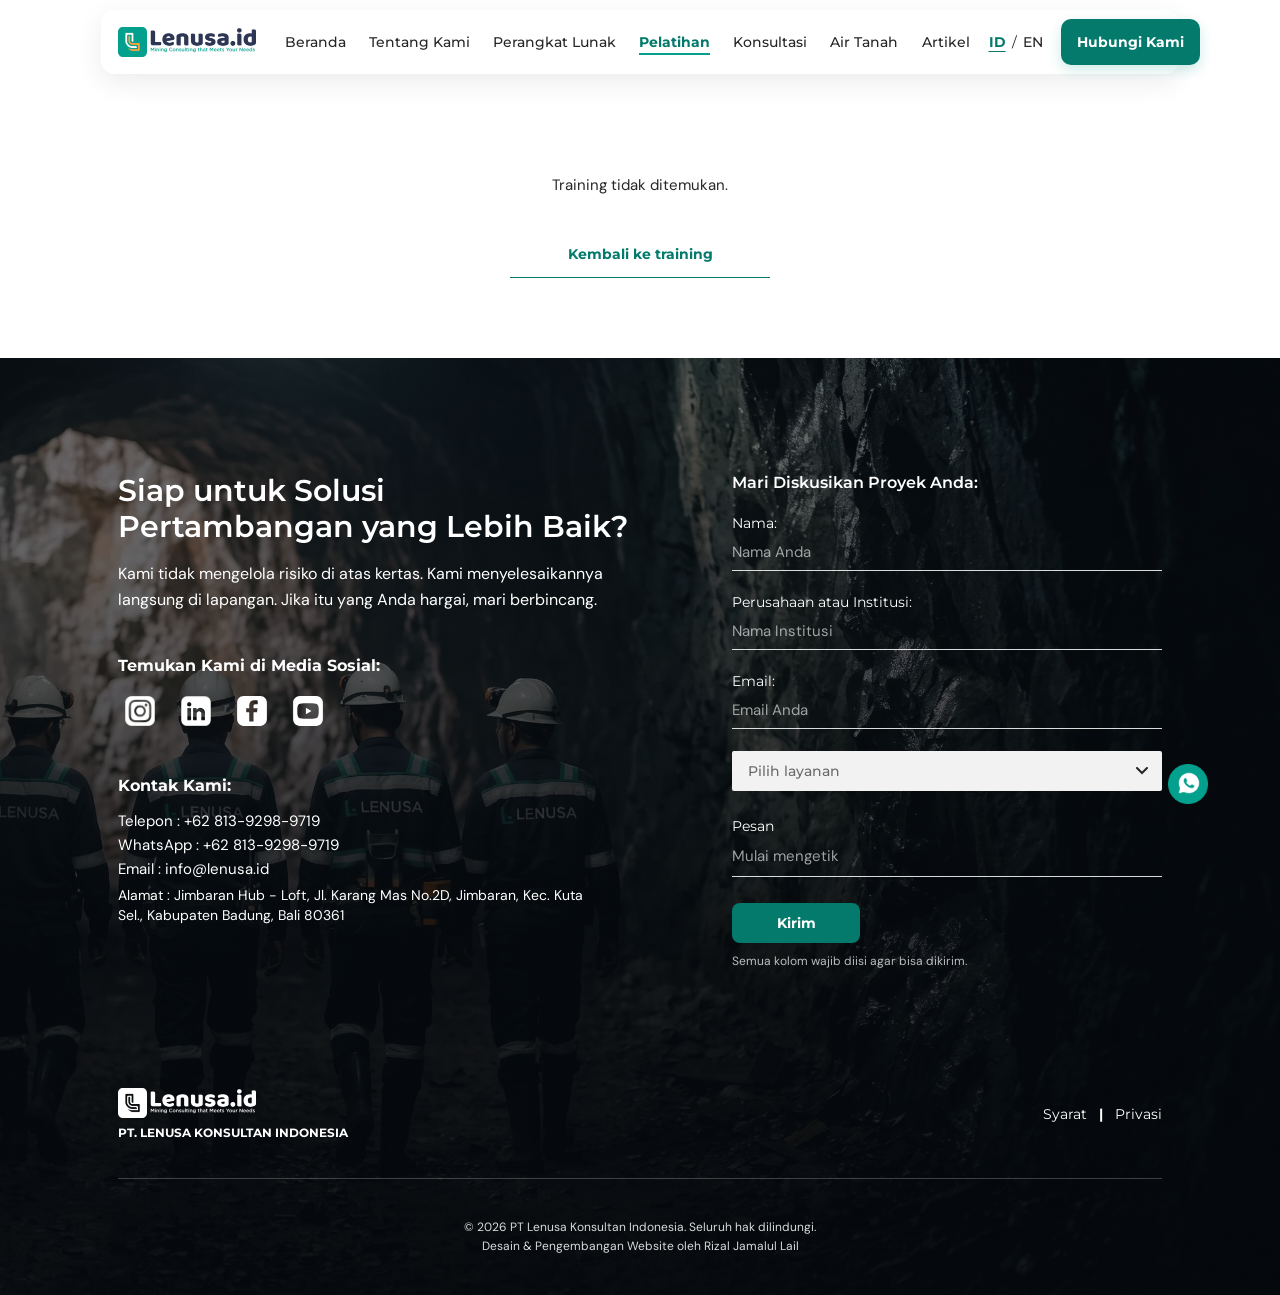
<file: training-details.html>
<!DOCTYPE html>
<html lang="id">
<head>
  <meta charset="UTF-8">
  <meta name="viewport" content="width=device-width, initial-scale=1.0">
  <title>Training Details | Lenusa.id</title>
  <meta name="description" content="Training details from Lenusa: description, materials, methods, benefits, prices and registration.">
  <script>document.documentElement.classList.add('js')</script>
  <script>(function(d){var l;try{l=localStorage.getItem('lenusa-lang')}catch(e){}d.documentElement.lang=l==='en'?'en':'id';d.documentElement.classList.add('i18n-wait');setTimeout(function(){d.documentElement.classList.remove('i18n-wait')},1500)})(document)</script>
  <link rel="preconnect" href="https://fonts.googleapis.com">
  <link rel="preconnect" href="https://fonts.gstatic.com" crossorigin>
  <link href="https://fonts.googleapis.com/css2?family=DM+Sans:ital,wght@0,400;0,500;0,600;0,700;1,400&family=Montserrat:ital,wght@0,300;0,400;0,500;0,600;0,700;0,800;1,700&display=swap" rel="stylesheet">
  <link rel="icon" type="image/png" href="assets/icons/favicon.png">
  <link rel="stylesheet" href="style.css">
</head>
<body>
  <site-header active="training"></site-header>
  <svg class="tp-star-sprite" aria-hidden="true"><symbol id="tp-star" viewBox="0 0 24 24"><path d="M12 17.27 18.18 21l-1.64-7.03L22 9.24l-7.19-.61L12 2 9.19 8.63 2 9.24l5.46 4.73L5.82 21z"/></symbol></svg>

  <main id="tp-page" class="tp--detail">
    <!-- Hidden flag to trigger the detail page JS -->
    <div id="tp-detail" hidden></div>

    <section class="tp-top">
      <div class="tp-wrap">
        <nav class="tp-crumb" aria-label="Breadcrumb" data-fade>
          <a href="training.html">
            <svg viewBox="0 0 24 24" aria-hidden="true"><path fill="currentColor" d="M15.4 7.4 14 6l-6 6 6 6 1.4-1.4L10.8 12z"/></svg>
            Training
          </a>
          <span aria-hidden="true">•</span>
          <span id="d-crumb">Training Details</span>
        </nav>

        <div class="tp-product fade-delay-100" data-fade>
          <div class="tp-poster">
            <img id="d-poster" src="" alt="">
          </div>

          <div class="tp-info">
            <div class="tp-head">
              <h1 id="d-title" class="tp-title">Training Title</h1>
              <p id="d-desc" class="tp-desc"></p>
            </div>

            <div class="tp-get">
              <h2 class="tp-get__title">Apa yang didapatkan:</h2>
              <div class="tp-clip">
                <ul id="d-get" class="tp-get__list tp-scroll" tabindex="0" aria-label="Apa yang didapatkan"></ul>
              </div>
            </div>

            <div class="tp-buy">
              <div>
                <div id="d-options" class="tp-options"></div>
                <div class="tp-pricerow">
                  <div id="d-prices" class="tp-prices"></div>
                </div>
                <div class="tp-actions">
                  <a id="d-order" class="tp-register" href="#" target="_blank" rel="noopener noreferrer">Register Now</a>
                </div>
              </div>
            </div>
          </div>
        </div>
      </div>
    </section>

    <nav id="tp-dbar" class="tp-dbar" aria-label="Bagian halaman">
      <div class="tp-wrap tp-dbar__in">
        <a class="tp-dtab" href="#tp-desc-panel" aria-current="true">Deskripsi Training</a>
        <a class="tp-dtab" href="#tp-other">Pelatihan Lain</a>
      </div>
    </nav>

    <section id="tp-desc-panel" class="tp-dsec" aria-labelledby="d-desc-t" data-fade>
      <div class="tp-wrap tp-dsec__in">
        <div>
          <h2 id="d-desc-t">Deskripsi Training</h2>
          <div id="d-overview"></div>
          <h3>Materi Training:</h3>
          <ul id="d-materials"></ul>
        </div>
        <div class="tp-dsec__side">
          <h2>Metode Training</h2>
          <ul id="d-methods"></ul>
          <h3>Siapa Yang Harus Mengikuti Pelatihan Ini?</h3>
          <p id="d-audience"></p>
        </div>
      </div>
    </section>

    <section id="tp-other" class="tp-other" aria-labelledby="d-other-t" data-fade>
      <div class="tp-wrap">
        <h2 id="d-other-t">Pelatihan Lain</h2>
        <ul id="d-other" class="tp-grid"></ul>
      </div>
    </section>
  </main>

  <site-footer></site-footer>
  <site-actions></site-actions>
  <script src="script.js"></script>
</body>
</html>
</file>
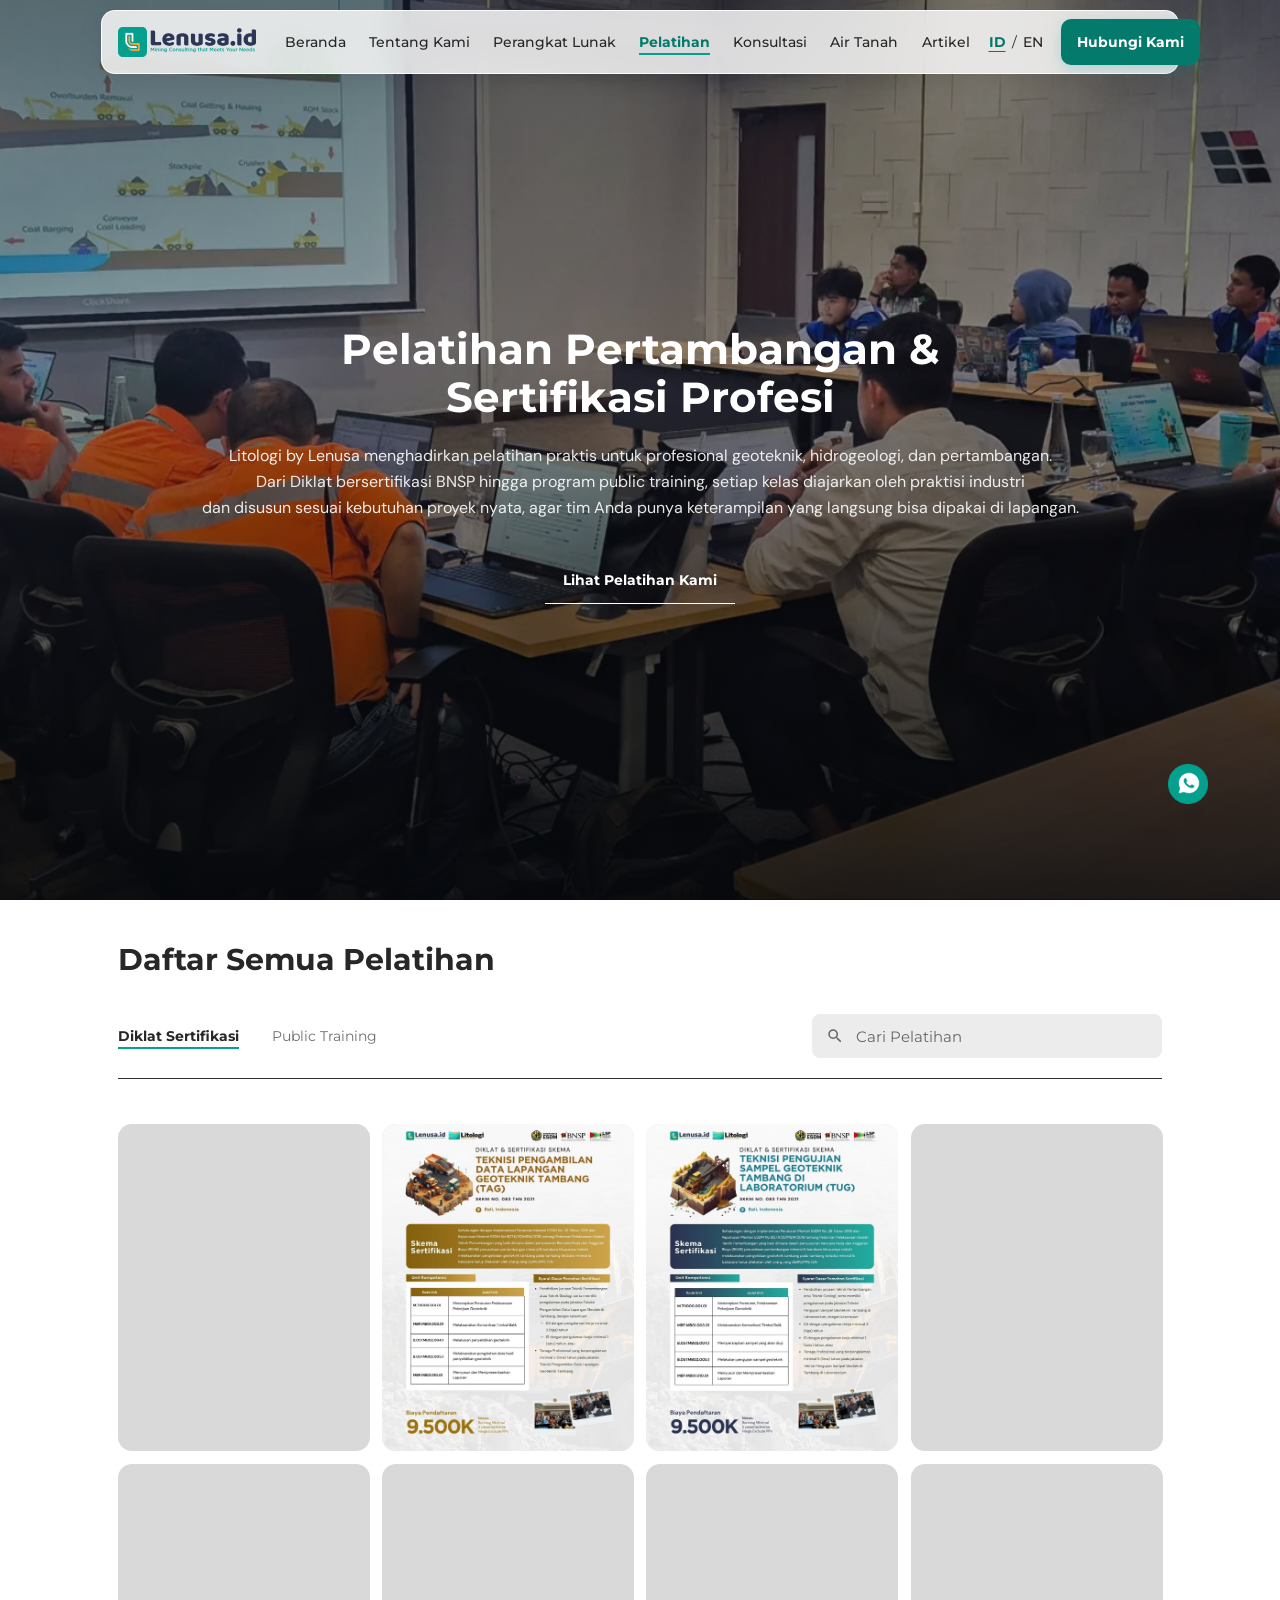
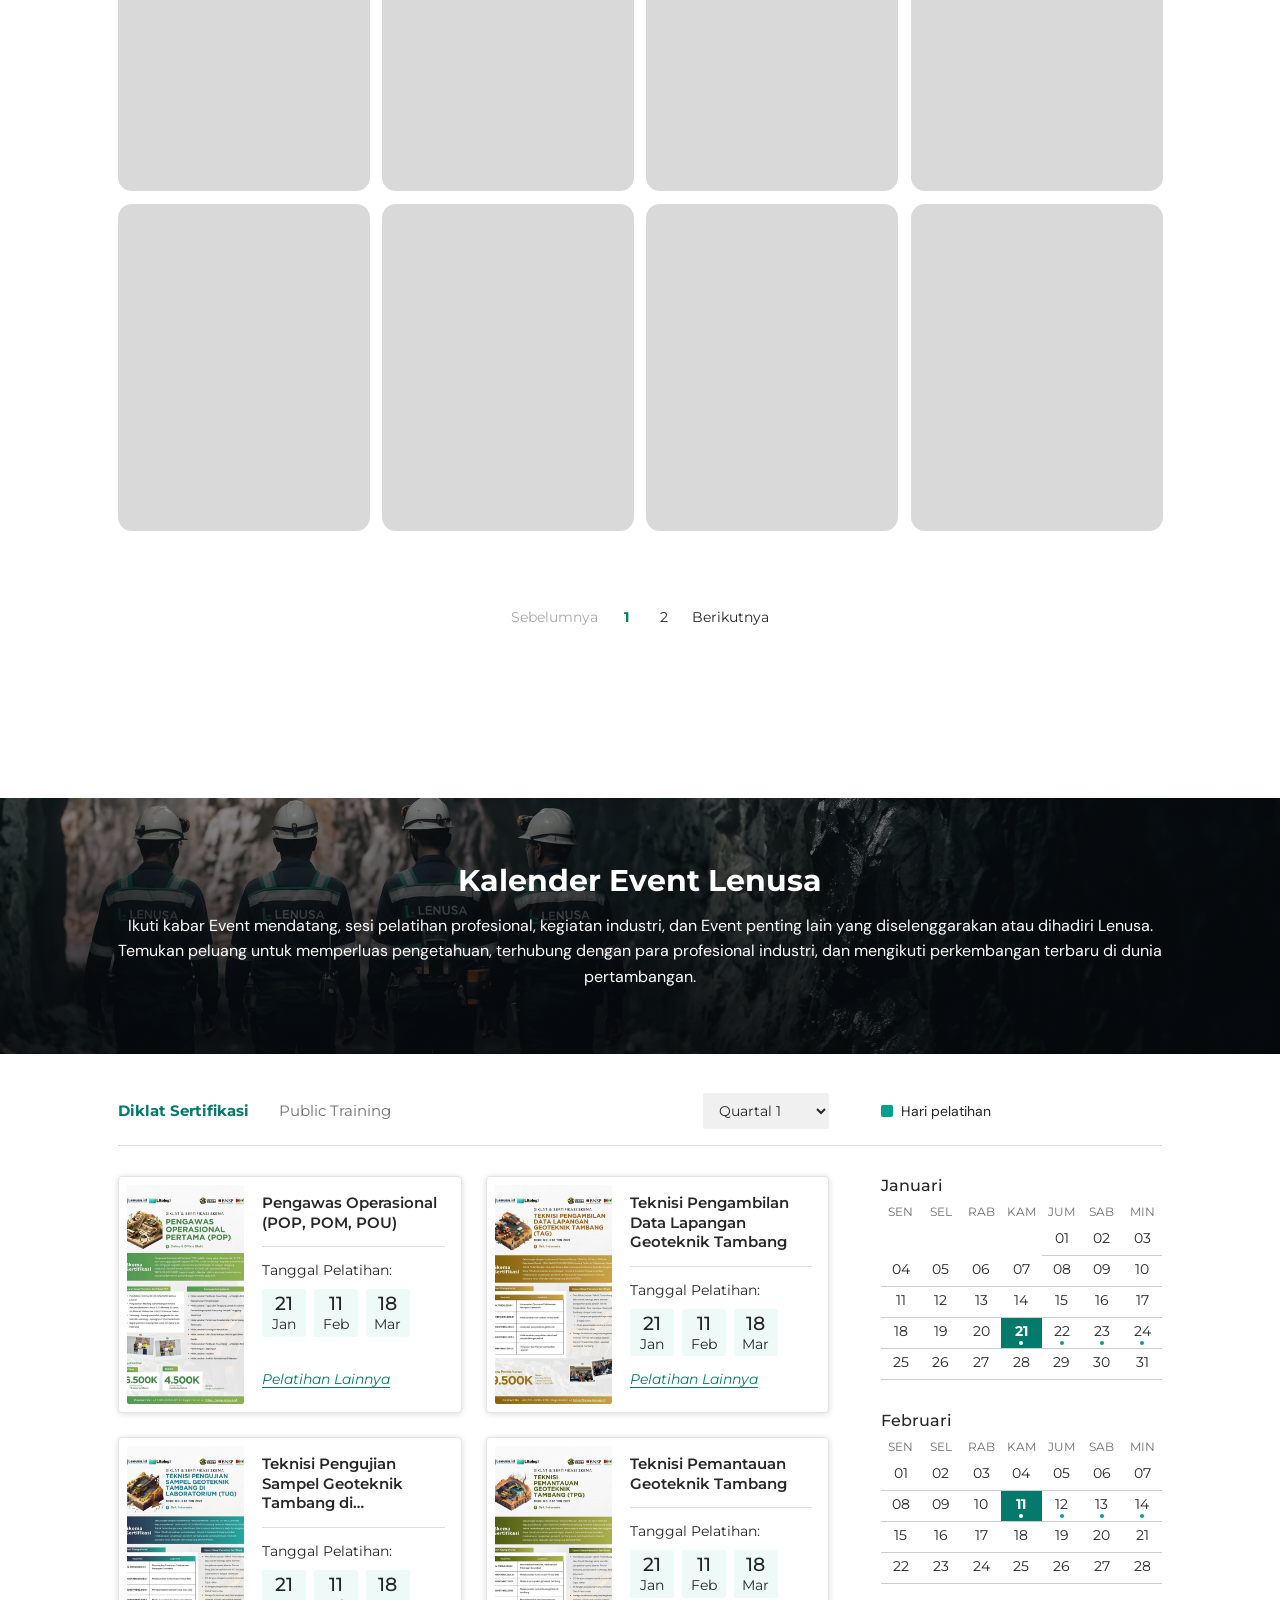
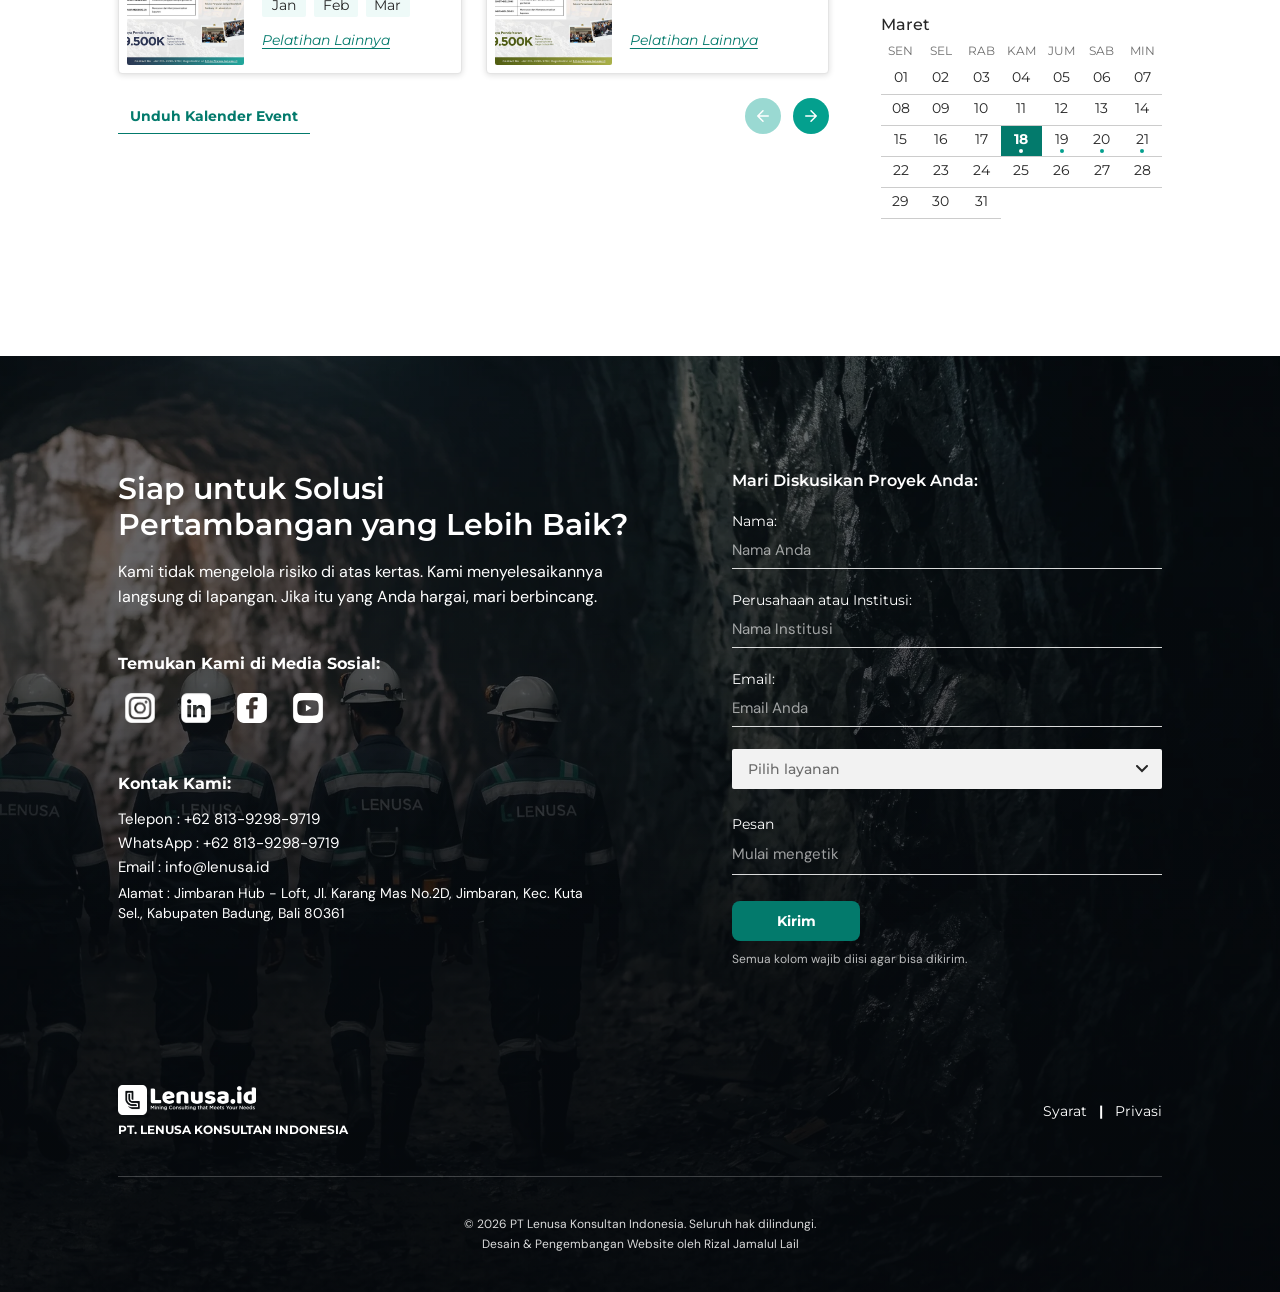
<file: training.html>
<!DOCTYPE html>
<html lang="id">
<head>
  <meta charset="UTF-8">
  <meta name="viewport" content="width=device-width, initial-scale=1.0">
  <title>Training | Lenusa.id</title>
  <meta name="description" content="Lenusa training list: Diklat and BNSP certification, public training programmes for the mining industry.">
  <script>document.documentElement.classList.add('js')</script>
  <script>(function(d){var l;try{l=localStorage.getItem('lenusa-lang')}catch(e){}d.documentElement.lang=l==='en'?'en':'id';d.documentElement.classList.add('i18n-wait');setTimeout(function(){d.documentElement.classList.remove('i18n-wait')},1500)})(document)</script>
  <link rel="preconnect" href="https://fonts.googleapis.com">
  <link rel="preconnect" href="https://fonts.gstatic.com" crossorigin>
  <link href="https://fonts.googleapis.com/css2?family=DM+Sans:ital,wght@0,400;0,500;0,600;0,700;1,400&family=Montserrat:ital,wght@0,300;0,400;0,500;0,600;0,700;0,800;1,700&display=swap" rel="stylesheet">
  <link rel="icon" type="image/png" href="assets/icons/favicon.png">
  <link rel="stylesheet" href="style.css">
</head>
<body>
  <site-header active="training"></site-header>
  <svg class="tp-star-sprite" aria-hidden="true"><symbol id="tp-star" viewBox="0 0 24 24"><path d="M12 17.27 18.18 21l-1.64-7.03L22 9.24l-7.19-.61L12 2 9.19 8.63 2 9.24l5.46 4.73L5.82 21z"/></symbol></svg>

  <main class="tp-page">
    <section class="ar-hero" aria-labelledby="tp-title">
      <img class="ar-hero__bg" src="assets/images/home/pillars/pillar-training.webp" alt="">
      <div class="ar-hero__inner" data-fade>
        <h1 id="tp-title"><strong>Mining Training &amp; <br>Professional Certification</strong></h1>
        <p>Litologi by Lenusa delivers practical training for geotechnical, hydrogeological, and mining professionals. <br>From BNSP-certified Diklat to public training programmes, each course is taught by industry practitioners <br>and built around real project needs, so your team gains skills it can apply on site from day one.</p>
        <a class="wipe-button tp-hero__button" href="#tp-list">See Our Training</a>
      </div>
    </section>

    <section id="tp-list" class="tp-list">
      <div class="tp-wrap">
        <div class="tp-list__head" data-fade>
          <h2 class="tp-list__title">All Training List</h2>
        </div>

        <div class="tp-bar fade-delay-100" data-fade>
          <div id="tp-tabs" class="ar-filter" role="group" aria-label="Training categories"></div>
          <label class="tp-search">
            <svg viewBox="0 0 24 24" aria-hidden="true"><path fill="currentColor" d="M15.5 14h-.79l-.28-.27A6.47 6.47 0 0 0 16 9.5 6.5 6.5 0 1 0 9.5 16c1.61 0 3.09-.59 4.23-1.57l.27.28v.79l5 4.99L20.49 19l-4.99-5zm-6 0C7.01 14 5 11.99 5 9.5S7.01 5 9.5 5 14 7.01 14 9.5 11.99 14 9.5 14z"/></svg>
            <input id="tp-search" type="search" placeholder="Search Training" aria-label="Search Training">
          </label>
        </div>

        <p id="tp-status" class="tp-sr" aria-live="polite"></p>

        <ul id="tp-grid" class="tp-grid"></ul>

        <div id="tp-empty" class="tp-empty" hidden>No training found.</div>

        <div id="tp-pages" class="tp-pages" hidden></div>
      </div>
    </section>

    <section id="training-calendar" class="cal" aria-labelledby="training-cal-title">
      <header class="cal-hero">
        <div class="cal-hero__in">
          <h2 id="training-cal-title">Lenusa’s Event Calendar</h2>
          <p>Stay informed about upcoming events, professional training sessions, industry activities, and other important events hosted or attended by Lenusa. Discover opportunities to expand your knowledge, connect with industry professionals, and stay updated on the latest developments in mining.</p>
        </div>
      </header>
      <div class="cal__in">
        <div class="cal__top">
          <div class="cal__tools">
            <nav id="training-cal-cats" class="cal__menu" data-cal="cats" aria-label="Training categories">
              <button type="button" class="cal-cat" data-cat="diklat" aria-pressed="true">Diklat Sertifikasi</button>
              <button type="button" class="cal-cat" data-cat="public" aria-pressed="false">Public Training</button>
            </nav>
            <div class="cal__bar">
              <label class="ar-sr" for="training-cal-q">Quarter</label>
              <select id="training-cal-q" data-cal="quarter">
                <option value="1">Quarter 1</option>
                <option value="2">Quarter 2</option>
                <option value="3">Quarter 3</option>
                <option value="4">Quarter 4</option>
              </select>
              <button id="training-cal-clear" data-cal="clear" type="button" hidden>Reset</button>
            </div>
          </div>
          <p class="cal__legend"><span aria-hidden="true"></span>Training days</p>
        </div>
        <div class="cal__layout">
          <div class="cal__main">
            <p id="training-cal-sub" class="ar-sr" data-cal="sub">Diklat Sertifikasi</p>
            <div class="cal__body">
              <p id="training-cal-status" class="ar-sr" data-cal="status" role="status"></p>
              <ul id="training-cal-list" class="cal__cards" data-cal="list"></ul>
              <div class="cal__bottom">
                <a class="cal-download wipe-button" href="https://drive.google.com/drive/folders/1pNjEOQM4Ht0dszrIbfwWwZ30cy90eBDv?usp=sharing" target="_blank" rel="noopener noreferrer">Download Event Calendar</a>
                <div id="training-cal-pager" class="cal__pager" data-cal="pager" hidden>
                  <button id="training-cal-prev" type="button" aria-label="Previous trainings"><svg viewBox="0 0 24 24" aria-hidden="true"><path d="M19 12H5M12 5l-7 7 7 7" fill="none" stroke="currentColor" stroke-width="2" stroke-linecap="round" stroke-linejoin="round"/></svg></button>
                  <button id="training-cal-next" type="button" aria-label="Next trainings"><svg viewBox="0 0 24 24" aria-hidden="true"><path d="M5 12h14M12 5l7 7-7 7" fill="none" stroke="currentColor" stroke-width="2" stroke-linecap="round" stroke-linejoin="round"/></svg></button>
                </div>
              </div>
            </div>
          </div>
          <aside class="cal__side" aria-label="Training days calendar">
            <div id="training-cal-months" class="cal-months" data-cal="months"></div>
          </aside>
        </div>
      </div>
    </section>
  </main>

  <site-footer></site-footer>
  <site-actions></site-actions>
  <script src="script.js"></script>
</body>
</html>
</file>
<file: style.css>
:root {
  --color-brand: #04a08e;
  --color-brand-hover: #037a6c; /* teal gelap: hover dan teks teal kecil (kontras 5,24:1 di atas putih) */
  --color-brand-solid: #037a6c; /* isi tombol dengan teks putih (WCAG AA: 5,24:1). #04a08e hanya 3,27:1, jadi cukup untuk ikon dan garis, bukan latar teks */
  --color-brand-solid-hover: #02665a; /* tombol yang sama saat hover atau ditekan (lebih gelap dari kondisi normal) */
  --color-text: #272727;
  --color-white: #fff;
  --teal: var(--color-brand);
  --ink: var(--color-text);
  --white: var(--color-white);
  --bg: var(--color-white);
  --page-x: 24px; /* left and right page margin, shared by navbar, sections and footer */
  --page-max: 1280px;
  --page-w: min(var(--page-max), 100% - 2 * var(--page-x));
  --nav-pad: 16px;
  /* ---------- Typography system ----------
     One place for every font size. Desktop values are the base; the two media
     queries right after :root switch the whole site to tablet and mobile sizes.
     Components use these tokens only (no hardcoded px/rem font sizes) with three
     documented exceptions: text sized by card width (cqw) and hidden-text buttons. */
  --font-heading: "Montserrat", system-ui, sans-serif; /* H1-H4, buttons, tabs, labels */
  --font-body: "DM Sans", system-ui, sans-serif; /* paragraphs, descriptions, captions */
  --font: var(--font-heading); /* older name, still used across the stylesheet */
  --font-text: var(--font-body); /* older name, still used across the stylesheet */

  --fs-h1: 48px; /* home hero title */
  --fs-h1-page: 46px; /* title of every inner page */
  --fs-h2: 32px; /* section heading */
  --fs-h3: 23px; /* subsection heading */
  --fs-h4: 19px; /* card heading */
  --fs-body-lg: 16px; /* lead paragraph */
  --fs-body: 15px;
  --fs-small: 14px;
  --fs-caption: 12px; /* metadata, tags, figure captions */
  --fs-btn: 14px; /* button label */

  --lh-h1: 1.15;
  --lh-h2: 1.2;
  --lh-h3: 1.25;
  --lh-h4: 1.3;
  --lh-body: 1.6; /* paragraphs */
  --lh-small: 1.55; /* small text */
  --measure: 68ch; /* comfortable line length for long text */
  /* skala spasi 8px: 16, 24, 32, 48, 64, 96, 128 */
  --space-128px: 128px;
  --section-lg: clamp(var(--space-64px), 8.9vw, var(--space-128px));
  --section-md: clamp(var(--space-48px), 6.7vw, var(--space-96px));
  --section-sm: clamp(var(--space-32px), 4.5vw, var(--space-64px));
  --section-xs: clamp(var(--space-24px), 3.3vw, var(--space-48px));
  --page-start: clamp(var(--space-96px), 10vw, var(--space-128px)); /* jarak atas konten di halaman tanpa hero, agar tidak tertutup navbar */
  --cta-pt: var(--section-lg);
  --cta-pb: var(--section-md);
  /* radius */
  --radius-card: 14px;
  --radius-image: 0;
  --closed: 282px;
  --open: 436px;
  --t: 450ms;
  --ease: cubic-bezier(0.65, 0.05, 0.25, 1);
  --color-effect-01: #0b2a22;
  --color-effect-02: #424b4d;
  --color-effect-03: #e3e3e3;
  --color-effect-04: #eefaf8;
  --color-effect-05: rgba(0, 0, 0, .4);
  --color-effect-06: rgba(0, 0, 0, 0.55);
  --color-effect-07: rgba(0, 0, 0, 0.9);
  --color-effect-08: rgba(10, 25, 27, 0.78);
  --color-effect-09: rgba(125, 225, 215, 0.336);
  --color-effect-10: rgba(17, 17, 17, .10);
  --color-effect-11: rgba(17, 17, 17, 0.08);
  --color-effect-12: rgba(22, 54, 54, 0.12);
  --color-effect-13: rgba(255, 255, 255, .92);
  --color-effect-14: rgba(255, 255, 255, 0);
  --color-effect-15: rgba(255, 255, 255, 0.2);
  --color-effect-16: rgba(255, 255, 255, 0.4);
  --color-effect-17: rgba(255, 255, 255, 0.45);
  --color-effect-18: rgba(255, 255, 255, 0.82);
  --color-effect-19: rgba(255, 255, 255, 0.9);
  --color-effect-20: rgba(4, 160, 142, 0.08);
  --color-effect-21: rgba(4, 160, 142, 0.2);
  --color-effect-22: rgba(4, 160, 142, 0.252);
  --color-effect-23: rgba(4, 160, 142, 0.266);
  --color-effect-24: rgba(4, 160, 142, 0.28);
  --color-effect-25: rgba(4, 160, 142, 0.3);
  --color-effect-26: rgba(4, 160, 142, 0.32);
  --color-effect-27: rgba(40, 40, 40, 0.45);
  --color-effect-28: rgba(63, 69, 81, 0.16);
  --color-transparent: transparent;
  --space-12em: .12em;
  --space-9vw: .9vw;
  --space-0: 0;
  --space-1-6cqw: 1.6cqw;
  --space-1-74vw: 1.74vw;
  --space-1-95cqw: 1.95cqw;
  --space-100px: 100px;
  --space-10px: 10px;
  --space-10vw: 10vw;
  --space-112px: 112px;
  --space-11vh: 11vh;
  --space-11vw: 11vw;
  --space-120px: 120px;
  --space-124px: 124px;
  --space-12px: 12px;
  --space-negative-12px: -12px;
  --space-12vw: 12vw;
  --space-140px: 140px;
  --space-141-4286pct: 141.4286%;
  --space-144px: 144px;
  --space-14px: 14px;
  --space-14vw: 14vw;
  --space-150px: 150px;
  --space-15vw: 15vw;
  --space-16px: 16px;
  --space-172px: 172px;
  --space-174px: 174px;
  --space-17px: 17px;
  --space-18px: 18px;
  --space-19px: 19px;
  --space-1px: 1px;
  --space-2-43vw: 2.43vw;
  --space-2-5cqw: 2.5cqw;
  --space-2-6vw: 2.6vw;
  --space-2-85vw: 2.85vw;
  --space-20px: 20px;
  --space-21px: 21px;
  --space-220px: 220px;
  --space-22px: 22px;
  --space-24px: 24px;
  --space-25px: 25px;
  --space-26px: 26px;
  --space-27px: 27px;
  --space-28pct: 28%;
  --space-28px: 28px;
  --space-2vw: 2vw;
  --space-3-2cqw: 3.2cqw;
  --space-3-4vw: 3.4vw;
  --space-3-5vw: 3.5vw;
  --space-3-6vw: 3.6vw;
  --space-30px: 30px;
  --space-32px: 32px;
  --space-34px: 34px;
  --space-35px: 35px;
  --space-36px: 36px;
  --space-37px: 37px;
  --space-3px: 3px;
  --space-negative-3px: -3px;
  --space-3vw: 3vw;
  --space-4-4vw: 4.4vw;
  --space-4-5vw: 4.5vw;
  --space-4-9vw: 4.9vw;
  --space-40px: 40px;
  --space-41px: 41px;
  --space-42px: 42px;
  --space-44px: 44px;
  --space-45pct: 45%;
  --space-48px: 48px;
  --space-4px: 4px;
  --space-negative-4px: -4px;
  --space-4vw: 4vw;
  --space-5-55vw: 5.55vw;
  --space-5-6vw: 5.6vw;
  --space-5-8vw: 5.8vw;
  --space-50px: 50px;
  --space-51-7pct: 51.7%;
  --space-56px: 56px;
  --space-5px: 5px;
  --space-5vw: 5vw;
  --space-60pct: 60%;
  --space-64px: 64px;
  --space-65px: 65px;
  --space-68px: 68px;
  --space-6px: 6px;
  --space-negative-6px: -6px;
  --space-6vw: 6vw;
  --space-70px: 70px;
  --space-72px: 72px;
  --space-7vh: 7vh;
  --space-7vw: 7vw;
  --space-80px: 80px;
  --space-84px: 84px;
  --space-86px: 86px;
  --space-88px: 88px;
  --space-8px: 8px;
  --space-8vw: 8vw;
  --space-9-4vh: 9.4vh;
  --space-96px: 96px;
}

/* Tablet */
@media (max-width: 1024px) {
  :root {
    --fs-h1: 36px;
    --fs-h1-page: 36px;
    --fs-h2: 28px;
    --fs-h3: 21px;
    --fs-h4: 18px;
    --fs-body-lg: 16px;
    --fs-body: 15px;
    --fs-small: 13px;
  }
}
/* Mobile */
@media (max-width: 767px) {
  :root {
    --fs-h1: 30px;
    --fs-h1-page: 30px;
    --fs-h2: 24px;
    --fs-h3: 19px;
    --fs-h4: 17px;
    --fs-body-lg: 15px;
    --fs-body: 14px;
    --fs-small: 13px;
  }
}
@media (min-width: 768px) {
  :root {
    --page-x: clamp(48px, 9.2vw, 133px);
  }
}

*,
*::before,
*::after {
  box-sizing: border-box;
}

html {
  scroll-behavior: smooth;
}
/* sembunyikan halaman sampai bahasa terpasang (dilepas otomatis setelah 1,5 detik bila skrip gagal) */
html.i18n-wait body { visibility: hidden; }

body {
  position: relative;
  isolation: isolate;
  margin: var(--space-0);
  min-height: 100vh;
  font-family: var(--font);
  font-size: var(--fs-body);
  color: var(--ink);
  background: var(--bg);
}

body > * {
  position: relative;
  z-index: 1;
}

a {
  color: inherit;
  text-decoration: none;
}

:focus-visible {
  outline: 3px solid var(--teal);
  outline-offset: var(--space-3px);
}
/* Fonts: Montserrat for headings and UI titles, DM Sans for paragraphs and long text */
h1, h2, h3, h4, h5, h6,
button, input, select, textarea, th, dt, label, summary {
  font-family: var(--font-heading);
}
p, dd, td, address, figcaption, blockquote, .ar-prose,
.vm__block li, .tp-dsec li, .cs-ov li, .cs-sl-b li {
  font-family: var(--font-body);
}
/* Heading defaults. Components below override only where their role differs. */
h1 { font-size: var(--fs-h1-page); line-height: var(--lh-h1); }
h2 { font-size: var(--fs-h2); line-height: var(--lh-h2); }
h3 { font-size: var(--fs-h3); line-height: var(--lh-h3); }
h4 { font-size: var(--fs-h4); line-height: var(--lh-h4); }
h1, h2, h3, h4 { font-weight: 600; }
input, select, textarea { font-size: var(--fs-body); } /* 16px stops iOS from zooming into fields */
/* paragraph tags that act as labels or titles stay Montserrat */
.footer-title,
.eyebrow,
.contact-cta__eyebrow,
.ar-tag,
.ar-meta-line,
.ar-author,
.tp-reviews__count,
.tp-review__name {
  font-family: var(--font);
}

/* Header */
.nav {
  position: fixed;
  z-index: 10;
  top: var(--space-10px);
  left: var(--space-0);
  right: var(--space-0);
  width: calc(var(--page-w) + 2 * var(--nav-pad) + 2px);
  display: flex;
  align-items: center;
  justify-content: space-between;
  gap: var(--space-24px);
  margin: var(--space-0) auto;
  padding: var(--space-8px) var(--nav-pad);
  min-height: 62px;
  font-size: var(--fs-small);
  background: var(--color-effect-18);
  border: 1px solid var(--color-effect-19);
  border-radius: 14px;
  box-shadow: 0 8px 28px var(--color-effect-11);
  backdrop-filter: blur(14px);
  transition: transform .35s cubic-bezier(0.2, 0.7, 0.2, 1);
}
/* auto-hide: script.js menambah .is-hidden saat scroll turun, melepasnya saat scroll naik.
   Fokus keyboard di dalam bar menahannya tetap terlihat. */
.nav.is-hidden:not(:has(:focus-visible)) {
  transform: translateY(calc(-100% - var(--space-10px) - 8px));
}
@media (prefers-reduced-motion: reduce) {
  .nav { transition-duration: .01s; }
}
@media (min-width: 1280px) {
  .nav__links {
    position: relative;
    left: var(--space-5px);
  }
}
.nav__logo img {
  display: block;
  width: auto;
}
.nav__links {
  display: flex;
  gap: clamp(var(--space-16px), var(--space-3-6vw), var(--space-56px));
  font-weight: 500;
}
/* label bahasa Indonesia lebih panjang: jarak antar link dirapatkan agar tetap satu baris */
html[lang="id"] .nav__links { gap: clamp(var(--space-16px), 1.8vw, 40px); }
.nav__links a[aria-current="page"] {
  color: var(--color-brand-hover);
  font-weight: 700;
}
.nav__links a {
  position: relative;
  white-space: nowrap;
  transition: color .3s ease;
}
.nav__links a::after {
  content: "";
  position: absolute;
  inset: auto 0 -4px;
  height: 2px;
  background: var(--teal);
  transform: scaleX(0);
  transform-origin: right;
  transition: transform .35s cubic-bezier(0.2, 0.7, 0.2, 1);
}
.nav__links a:hover,
.nav__links a:focus-visible {
  color: var(--color-brand-hover);
}
.nav__links a:hover::after,
.nav__links a:focus-visible::after,
.nav__links a[aria-current="page"]::after {
  transform: scaleX(1);
  transform-origin: left;
}
.lang {
  display: flex;
  gap: var(--space-6px);
}
.nav__actions {
  display: flex;
  align-items: center;
  gap: var(--space-18px);
}
.lang button {
  all: unset;
  cursor: pointer;
  font-weight: 500;
}
.lang button:focus-visible {
  outline: 3px solid var(--teal);
  outline-offset: var(--space-3px);
}
.lang button[aria-pressed="true"] {
  color: var(--color-brand-hover);
  font-weight: 700;
  text-decoration: underline;
  text-underline-offset: 4px;
}
.nav__cta {
  padding: var(--space-14px) var(--space-16px);
  border-radius: 10px;
  background: var(--color-brand-solid);
  color: var(--color-white);
  font-weight: 700;
  white-space: nowrap;
  box-shadow: 0 5px 14px var(--color-effect-21);
  transition:
    background-color 0.2s ease,
    box-shadow 0.2s ease,
    transform 0.2s ease;
}
.nav__cta:hover {
  background: var(--color-brand-solid-hover);
  box-shadow: 0 7px 18px var(--color-effect-24);
  transform: translateY(-1px);
}


/* ---------- menu hamburger: 1180px ke bawah ----------
   Titik 1180px diukur dari isi: di atasnya link + bahasa + CTA muat satu baris (EN paling lebar). Desktop (1181px ke atas) tidak berubah. Di bawahnya link menjadi dropdown di bawah bar; bar tetap satu baris. */
.nav__toggle { display: none; }
.nav__cta--menu { display: none; }
@media (max-width: 1180px) {
  .nav { gap: var(--space-8px); }
  .nav__actions { gap: var(--space-4px); }
  .lang { align-items: center; gap: 2px; }
  .lang button {
    display: inline-flex;
    align-items: center;
    min-height: 44px;
    padding-inline: var(--space-4px);
  }
  .nav__toggle {
    display: grid;
    place-items: center;
    width: 44px;
    height: 44px;
    padding: var(--space-0);
    border: 0;
    border-radius: 10px;
    background: var(--color-transparent);
    color: var(--ink);
    cursor: pointer;
  }
  .nav__toggle svg { width: 24px; height: 24px; fill: none; stroke: currentColor; stroke-width: 2; stroke-linecap: round; }
  .nav__toggle-close { display: none; }
  .nav__toggle[aria-expanded="true"] .nav__toggle-open { display: none; }
  .nav__toggle[aria-expanded="true"] .nav__toggle-close { display: inline; }
  html .nav .nav__links {
    position: absolute;
    top: calc(100% + var(--space-8px));
    left: var(--space-0);
    right: var(--space-0);
    flex-direction: column;
    gap: var(--space-0);
    padding: var(--space-8px);
    max-height: calc(100svh - 96px);
    overflow-y: auto;
    background: var(--color-white);
    border: 1px solid var(--color-effect-03);
    border-radius: 14px;
    box-shadow: 0 8px 28px var(--color-effect-11);
    visibility: hidden;
    opacity: 0;
    transform: translateY(-4px);
    pointer-events: none;
    transition: opacity .2s ease, transform .2s ease, visibility 0s linear .2s;
  }
  .nav.is-open .nav__links {
    visibility: visible;
    opacity: 1;
    transform: none;
    pointer-events: auto;
    transition: opacity .2s ease, transform .2s ease, visibility 0s;
  }
  .nav__links a {
    display: flex;
    align-items: center;
    min-height: 48px;
    padding: var(--space-0) var(--space-16px);
    border-radius: 10px;
  }
  .nav__links a::after { display: none; }
  .nav__links a.nav__cta--menu { display: none; }
  .nav__links a:not(.nav__cta--menu):is(:hover, :focus-visible, [aria-current="page"]) { background: var(--color-effect-20); }
}
@media (max-width: 480px) {
  .nav__logo img { height: 24px; }
  .nav__cta { padding: var(--space-10px); }
}
@media (max-width: 380px) {
  .nav__actions > .nav__cta { display: none; }
  .nav__links a.nav__cta--menu {
    display: flex;
    justify-content: center;
    margin-bottom: var(--space-8px);
    color: var(--color-white);
  }
  .nav__links a.nav__cta--menu:is(:hover, :focus-visible) { color: var(--color-white); }
}
/* Shared wipe button: primer = teal gelap di latar terang; sekunder = ink; di latar gelap teal terang */
.wipe-button {
  --c: var(--color-brand-hover);
  position: relative;
  isolation: isolate;
  overflow: hidden;
  display: inline-flex;
  align-items: center;
  justify-content: center;
  min-height: 48px;
  margin-top: var(--space-28px);
  padding: var(--space-14px) var(--space-18px);
  border-bottom: var(--space-1px) solid var(--c);
  color: var(--c);
  font-size: var(--fs-btn);
  font-weight: 700;
  transition: color 0.45s ease;
}
.wipe-button--secondary { --c: var(--ink); }
/* hero buttons: white at rest, teal wipe on hover */
.hero .wipe-button,
.ar-hero .wipe-button,
.cs-hero .wipe-button,
.wh-hero .wipe-button,
.wh-cta .wipe-button {
  --c: var(--color-brand-solid); /* white label on the wipe needs 4.5:1 */
  color: var(--color-white);
  border-bottom-color: var(--color-white);
  transition: color 0.45s ease, border-color 0.45s ease;
}
.hero .wipe-button:is(:hover, :focus-visible),
.ar-hero .wipe-button:is(:hover, :focus-visible),
.cs-hero .wipe-button:is(:hover, :focus-visible),
.wh-hero .wipe-button:is(:hover, :focus-visible),
.wh-cta .wipe-button:is(:hover, :focus-visible) { border-bottom-color: var(--teal); }
.wipe-button::before {
  content: "";
  position: absolute;
  inset: var(--space-0);
  z-index: -1;
  background: var(--c);
  transform: scaleX(0);
  transform-origin: right;
  transition: transform 0.45s cubic-bezier(0.65, 0, 0.35, 1);
}
.wipe-button:is(:hover, :focus-visible) {
  color: var(--color-white);
}
.wipe-button:is(:hover, :focus-visible)::before {
  transform: scaleX(1);
  transform-origin: left;
}


/* Closing CTA (shared by every page through <site-cta>) and footer */
.contact-cta {
  position: relative;
  isolation: isolate;
  padding: clamp(72px, 9vw, 128px) min(var(--page-x), 120px);
  background:
    linear-gradient(to bottom, rgba(5, 8, 12, .55), rgba(5, 8, 12, .86)),
    url("assets/images/shared/backgrounds/hero-mining.webp") center / cover;
  color: var(--color-white);
}
.contact-cta__in {
  display: grid;
  grid-template-columns: minmax(0, 640px) minmax(300px, 430px);
  justify-content: space-between;
  gap: clamp(40px, 6vw, 96px);
  width: min(1200px, 100%);
  margin-inline: auto;
}
.contact-cta h2 { margin: 0; font-size: var(--fs-h2); font-weight: 600; line-height: var(--lh-h2); }
.contact-cta__description { max-width: 34em; margin: 16px 0 0; font-size: var(--fs-body-lg); line-height: var(--lh-body); }
.cta-sub { margin: clamp(28px, 3.4vw, 44px) 0 12px; font-size: var(--fs-body-lg); font-weight: 700; line-height: var(--lh-h4); }
.cta-social { display: flex; flex-wrap: wrap; gap: 12px; margin: 0; }
.cta-icon { display: grid; place-items: center; width: 44px; height: 44px; border-radius: 10px; transition: opacity .25s ease, transform .25s ease; }
.cta-icon img { display: block; width: 30px; height: 30px; }
.cta-icon:is(:hover, :focus-visible) { opacity: .8; transform: translateY(-2px); }
.cta-contacts p { margin: 0; font-size: var(--fs-body); line-height: var(--lh-body); }
.cta-form__title { margin: 0 0 20px; font-size: var(--fs-body-lg); font-weight: 600; line-height: var(--lh-h4); }
.cta-field { display: grid; gap: 4px; margin-bottom: 22px; }
.cta-field label { font-size: var(--fs-small); }
.cta-field input,
.cta-field textarea,
.cta-field select {
  width: 100%;
  border: 0;
  border-radius: 0;
  font: inherit;
  font-family: var(--font-body);
  font-size: var(--fs-body);
}
.cta-field input,
.cta-field textarea {
  padding: 6px 0 8px;
  border-bottom: 1px solid rgba(255, 255, 255, .85);
  background: transparent;
  color: var(--color-white);
  transition: border-color .3s ease;
}
.cta-field textarea { min-height: 38px; overflow: hidden; resize: none; line-height: 1.5; }
.cta-field input::placeholder,
.cta-field textarea::placeholder { color: rgba(255, 255, 255, .6); }
.cta-field input:focus,
.cta-field textarea:focus { border-bottom-color: var(--teal); }
.cta-field--select { margin-bottom: 26px; }
.cta-field select {
  width: auto;
  min-width: 190px;
  padding: 11px 40px 11px 16px;
  border-radius: 2px;
  appearance: none;
  background: #f2f2f2 url("data:image/svg+xml,%3Csvg xmlns='http://www.w3.org/2000/svg' viewBox='0 0 12 8'%3E%3Cpath d='M1 1l5 5 5-5' fill='none' stroke='%23272727' stroke-width='2' stroke-linecap='round'/%3E%3C/svg%3E") right 14px center / 12px 8px no-repeat;
  color: var(--ink);
  font-family: var(--font);
  font-size: var(--fs-small);
  font-weight: 600;
  cursor: pointer;
}
.cta-field select:invalid { color: #6b6b6b; font-weight: 500; }
.cta-err { margin: 2px 0 0; color: #ffb9ad; font-size: var(--fs-caption); line-height: 1.4; }
.cta-err:empty { display: none; }
.cta-field [aria-invalid="true"] { border-bottom-color: #ffb9ad; }
.cta-hp { position: absolute; left: -9999px; width: 1px; height: 1px; opacity: 0; }
.cta-send {
  --c: var(--color-brand-solid-hover);
  min-width: 128px;
  min-height: 40px;
  margin-top: 4px;
  padding-block: 8px;
  border: 0;
  border-radius: 8px;
  background: var(--color-brand-solid);
  color: var(--color-white);
  cursor: pointer;
}
.cta-send:disabled { opacity: .45; cursor: not-allowed; }
.cta-send:disabled::before { transform: scaleX(0); }
.cta-hint { margin: 10px 0 0; color: rgba(255, 255, 255, .72); font-size: var(--fs-caption); }
.cta-status { min-height: 1.5em; margin: 8px 0 0; font-size: var(--fs-small); line-height: var(--lh-small); }
.cta-status.is-ok { color: #8be3d6; }
.cta-status.is-error { color: #ffb9ad; }
.cta-status a { text-decoration: underline; }
html.has-scroll-reveal .contact-cta .cta-col {
  opacity: 0;
  transform: translateY(20px);
  transition: opacity 700ms ease, transform 700ms cubic-bezier(0.2, 0.7, 0.2, 1);
}
html.has-scroll-reveal .contact-cta .cta-col.is-visible { opacity: 1; transform: translateY(0); }
html.has-scroll-reveal .contact-cta .cta-form { transition-delay: 150ms; }
@media (max-width: 900px) {
  .contact-cta { padding-block: clamp(72px, 14vw, 112px) 64px; }
  .contact-cta__in { grid-template-columns: minmax(0, 1fr); }
}
@media (max-width: 480px) {
  .cta-field select { width: 100%; }
}

/* Footer = closing CTA + legal row + copyright, one block on the CTA background (mockup: Lenusa - Contact).
   <site-footer> renders <footer class="site-footer contact-cta">: .contact-cta gives the background and the two
   columns above, the rules below add the address line, the logo / legal row and the copyright. */
.site-footer {
  padding-bottom: clamp(var(--space-24px), 3vw, var(--space-40px));
}
.site-footer :focus-visible {
  outline-color: var(--teal);
}
.cta-address {
  max-width: 34em;
  margin: var(--space-4px) 0 0;
  font-size: var(--fs-small);
  font-style: normal;
  line-height: 1.45;
}
.footer-end {
  width: min(1200px, 100%);
  margin: clamp(var(--space-56px), 7vw, 104px) auto 0;
}
.footer-bottom {
  display: flex;
  flex-wrap: wrap;
  align-items: center;
  justify-content: space-between;
  gap: var(--space-16px) var(--space-24px);
}
.footer-brand {
  display: grid;
  gap: var(--space-8px);
  width: fit-content;
}
.footer-brand img {
  display: block;
  width: auto;
  height: 30px;
  object-fit: contain;
}
.footer-company {
  font-family: var(--font);
  font-size: var(--fs-caption);
  font-weight: 700;
  line-height: 1.2;
}
.footer-legal {
  display: flex;
  align-items: center;
  gap: var(--space-12px);
  font-size: var(--fs-small);
}
.footer-legal span { font-weight: 700; }
.footer-legal a:hover,
.footer-legal a:focus-visible { color: #8ce5dc; }
.footer-watermark {
  margin-top: clamp(var(--space-24px), 3vw, var(--space-40px));
  padding-top: clamp(var(--space-24px), 3vw, var(--space-40px));
  border-top: 1px solid rgba(255, 255, 255, .22);
  text-align: center;
  font-size: var(--fs-caption);
  line-height: 1.6;
  color: rgba(255, 255, 255, .85);
}
.footer-watermark p { margin: 0; }

@media (max-width: 900px) {
  .site-footer { padding-bottom: var(--space-112px); }
}
@media (max-width: 1100px) {
  /* target sentuh 44px untuk tablet dan mobile */
  .footer-legal a { display: inline-flex; align-items: center; min-height: 44px; }
}



.floating-actions {
  position: fixed;
  z-index: 20;
  bottom: clamp(var(--space-88px), var(--space-10vw), var(--space-96px));
  right: clamp(var(--space-56px), var(--space-8vw), var(--space-72px));
  display: flex;
  align-items: center;
  gap: var(--space-12px);
}
.floating-action {
  display: block;
  width: 40px;
  height: 40px;
  border-radius: 50%;
  transition:
    opacity 0.2s ease,
    transform 0.2s ease;
}
.floating-action img {
  display: block;
  width: 100%;
  height: 100%;
}
.floating-action:is(:hover, :focus-visible) {
  transform: scale(1.12);
}

/* Scroll-to-top with a progress ring: mirrors the WhatsApp button on the left edge, same size and baseline */
.scroll-top {
  position: fixed;
  z-index: 20;
  bottom: clamp(var(--space-88px), var(--space-10vw), var(--space-96px));
  left: clamp(var(--space-56px), var(--space-8vw), var(--space-72px));
  display: grid;
  place-items: center;
  width: 40px;
  height: 40px;
  padding: 0;
  border: 0;
  border-radius: 50%;
  background: var(--color-white);
  box-shadow: 0 2px 8px rgba(0, 0, 0, 0.22);
  color: var(--color-brand-solid);
  cursor: pointer;
  opacity: 0;
  visibility: hidden;
  transform: translateY(8px);
  transition: opacity .25s ease, transform .25s ease, background-color .25s ease, color .25s ease, visibility 0s linear .25s;
}
.scroll-top.is-visible {
  opacity: 1;
  visibility: visible;
  transform: none;
  transition: opacity .25s ease, transform .25s ease, background-color .25s ease, color .25s ease, visibility 0s;
}
.scroll-top.is-visible:is(:hover, :focus-visible) { transform: scale(1.12); }
.scroll-top:focus-visible { outline: 3px solid var(--color-brand-solid); outline-offset: 3px; }
.scroll-top__ring { position: absolute; inset: 0; width: 100%; height: 100%; transform: rotate(-90deg); } /* progress starts at 12 o'clock */
.scroll-top__ring circle { fill: none; stroke-width: 3; }
.scroll-top__track { stroke: rgba(3, 122, 108, 0.18); }
.scroll-top__bar { stroke: var(--color-brand); stroke-linecap: round; transition: stroke-dashoffset .12s linear; }
.scroll-top__arrow { position: relative; width: 18px; height: 18px; fill: none; stroke: currentColor; stroke-width: 2.5; stroke-linecap: round; stroke-linejoin: round; }
/* ring complete = reached the end of the page */
.scroll-top.is-complete { background: var(--color-brand-solid); color: var(--color-white); }
.scroll-top.is-complete .scroll-top__bar { stroke: var(--color-white); }
.scroll-top.is-complete .scroll-top__track { stroke: rgba(255, 255, 255, 0.35); }

@media (max-width: 600px) {
  .floating-actions {
    bottom: var(--space-16px);
    right: var(--space-16px);
    transition: opacity .3s ease, visibility 0s;
  }
  .scroll-top { bottom: var(--space-16px); left: var(--space-16px); }
  .floating-actions.is-over-footer {
    opacity: 0;
    visibility: hidden;
    pointer-events: none;
    transition: opacity .3s ease, visibility 0s linear .3s;
  }
  .scroll-top.is-over-footer { opacity: 0; visibility: hidden; pointer-events: none; }
}


@media (prefers-reduced-motion: reduce) {
  *,
  *::before,
  *::after {
    animation: none !important;
    transition: none !important;
  }
  html {
    scroll-behavior: auto;
  }
  .marquee-group[aria-hidden="true"] {
    display: none;
  }
  .track {
    scroll-behavior: auto;
  }
}
site-header,
site-footer,
site-cta,
site-actions {
  display: contents;
}

/* Home page styles */
main > section {
  margin-bottom: clamp(var(--space-32px), var(--space-4vw), var(--space-56px));
}
/* Hero */
.hero {
  position: relative;
  isolation: isolate;
  display: grid;
  align-items: end;
  min-height: max(640px, 100svh);
  padding: var(--page-start) 0 clamp(72px, 11vh, 140px); /* no side padding: --page-w is already the content width */
  overflow: hidden;
  background: var(--ink);
  color: var(--color-white);
}
.hero__bg {
  position: absolute;
  z-index: -1;
  inset: var(--space-0);
  background:
    linear-gradient(to bottom, rgba(5, 8, 12, .5), rgba(5, 8, 12, .3) 38%, rgba(5, 8, 12, .88) 100%),
    url("assets/images/shared/backgrounds/hero-mining.webp") center / cover;
}
.hero__in {
  display: flex;
  align-items: flex-end;
  justify-content: space-between;
  gap: clamp(32px, 6vw, 96px);
  width: var(--page-w);
  margin-inline: auto;
}
.hero__copy { max-width: 600px; }
.hero__title {
  margin: var(--space-0);
  font-size: var(--fs-h1);
  font-weight: 600;
  line-height: var(--lh-h1);
  text-transform: uppercase;
}
.hero__text {
  margin: 22px 0 0;
  font-size: var(--fs-body-lg);
  line-height: var(--lh-body);
}
/* four pillar cards drift slowly to the left in a loop; the second set is a copy for the seamless loop */
.hero-marquee { --g: 14px; flex: 0 0 min(36vw, 520px); overflow: hidden; padding-block: 12px; }
.hero-marquee__track {
  display: flex;
  gap: var(--g);
  width: max-content;
  margin: var(--space-0);
  padding: var(--space-0);
  list-style: none;
  animation: hero-marquee 48s linear infinite;
}
.hero-marquee:hover .hero-marquee__track { animation-play-state: paused; } /* paused while hovered */
.hero-marquee { position: relative; }
.hero-card {
  position: relative;
  display: block;
  width: clamp(150px, 14.4vw, 207px);
  aspect-ratio: 207 / 243;
  overflow: hidden;
  border-radius: var(--radius-card);
  background: #1c242c;
  box-shadow: 0 8px 22px rgba(0, 0, 0, .35);
}
.hero-card img { display: block; width: 100%; height: 100%; object-fit: cover; transition: transform .5s cubic-bezier(0.2, 0.7, 0.2, 1); }
.hero-card:is(:hover, :focus-visible) img { transform: scale(1.06); }
.hero-card .tag { top: var(--space-12px); left: var(--space-12px); } /* same liquid-glass tag as the pillar cards */
@keyframes hero-marquee {
  to { transform: translateX(calc(-50% - var(--g) / 2)); }
}
@keyframes rise {
  from {
    opacity: 0;
    transform: translateY(20px);
  }
  to {
    opacity: 1;
    transform: none;
  }
}
@keyframes slide-in-right {
  from {
    opacity: 0;
    transform: translateX(40px);
  }
  to {
    opacity: 1;
    transform: none;
  }
}
.reveal {
  animation: rise 0.8s cubic-bezier(0.2, 0.7, 0.2, 1)
    calc(0.1s + var(--i) * 0.15s) both;
}
.hero-marquee.reveal {
  animation-name: slide-in-right;
  animation-duration: 1.4s;
}

/* Three pillars */
.pillars {
  background: var(--color-white);
}
.intro {
  display: grid;
  grid-template-columns: 941fr 499fr;
  align-items: end;
  padding-block: var(--space-80px) var(--space-70px);
  padding-inline: var(--page-x);
}
.intro h2 {
  max-width: 10em;
  margin: var(--space-0);
  font-size: var(--fs-h2);
  font-weight: 600;
  line-height: var(--lh-h2);
}
.intro p {
  max-width: 415px;
  margin: var(--space-0);
  font-size: var(--fs-body-lg);
  line-height: var(--lh-body);
}
.intro h2 span {
  color: var(--teal);
}
.pillar-cards {
  display: grid;
  gap: var(--space-5px);
  background: var(--color-white);
}
.pillar-card {
  position: relative;
  display: flex;
  flex-direction: column;
  overflow: clip;
  background: var(--color-white);
}
.pillar-image {
  display: block;
  width: 100%;
  height: 220px;
  background-color: var(--color-effect-02);
  background-image:
    linear-gradient(115deg, var(--color-effect-08), var(--color-effect-12)),
    url("assets/images/home/pillars/pillar-software.webp");
  background-position: center;
  background-size: cover;
}
.card--consulting .pillar-image {
  background-image:
    linear-gradient(115deg, var(--color-effect-08), var(--color-effect-12)),
    url("assets/images/home/pillars/pillar-consulting.webp");
}
.card--service .pillar-image {
  background-image:
    linear-gradient(115deg, var(--color-effect-08), var(--color-effect-12)),
    url("assets/images/home/pillars/pillar-software.webp");
}
.card--groundwater .pillar-image {
  background-image:
    linear-gradient(115deg, var(--color-effect-08), var(--color-effect-12)),
    url("assets/images/home/pillars/pillar-groundwater.webp");
}
.card--training .pillar-image {
  background-image:
    linear-gradient(115deg, var(--color-effect-08), var(--color-effect-12)),
    url("assets/images/home/pillars/pillar-training.webp");
}
.tag {
  position: absolute;
  top: var(--space-16px);
  left: var(--space-16px);
  display: grid;
  place-items: center;
  min-width: 120px;
  height: 40px;
  padding: var(--space-0) var(--space-20px);
  border: 1px solid var(--color-effect-17);
  border-radius: 16px;
  background: var(--color-effect-27);
  backdrop-filter: blur(8px);
  color: var(--color-white);
  font-size: var(--fs-caption);
  font-weight: 700;
  letter-spacing: 0.02em;
}
.pillar-card .panel {
  display: flex;
  flex-direction: column;
  gap: var(--space-20px);
  padding: var(--space-28px) var(--space-20px) var(--space-32px);
  background: var(--color-white);
}
.panel h3 {
  margin: var(--space-0);
  font-size: var(--fs-h4);
  font-weight: 600;
  line-height: var(--lh-h4);
}
.panel p {
  margin: var(--space-0);
  font-size: var(--fs-small);
  line-height: var(--lh-small);
}
.pillar-card .wipe-button {
  align-self: flex-start;
  margin-top: auto;
}
.trusted {
  display: grid;
  justify-items: center;
  gap: var(--space-24px);
  padding: var(--space-48px) var(--space-0) var(--space-16px);
  overflow: hidden;
}
.trusted p {
  margin: var(--space-0);
  font-size: var(--fs-h4);
  line-height: var(--lh-h4);
  text-align: center;
}
.marquee {
  width: 100%;
  overflow: hidden;
}
.marquee-track {
  display: flex;
  width: max-content;
  animation: logo-marquee 36s linear infinite;
}
.marquee-group {
  display: flex;
  flex: 0 0 auto;
  align-items: center;
  gap: var(--space-32px);
  padding-right: var(--space-32px);
}
.marquee-group img {
  display: block;
  width: auto;
  max-width: 236.6px; /* 182px x 1.3 */
  height: 57.46px; /* 44.2px x 1.3 */
  object-fit: contain;
}
@keyframes logo-marquee {
  to {
    transform: translateX(-50%);
  }
}
html.has-scroll-reveal .pillars > .intro,
html.has-scroll-reveal .brochure > .brochure-intro,
html.has-scroll-reveal .brochure > .slider,
html.has-scroll-reveal .brochure > .wipe-button {
  opacity: 0;
  transition: opacity 700ms ease;
}
html.has-scroll-reveal .pillars > .intro.is-visible,
html.has-scroll-reveal .brochure > .brochure-intro.is-visible,
html.has-scroll-reveal .brochure > .slider.is-visible,
html.has-scroll-reveal .brochure > .wipe-button.is-visible {
  opacity: 1;
}
.eyebrow {
  margin: var(--space-0) var(--space-0) var(--space-22px);
  color: var(--color-brand-hover);
  font-size: var(--fs-small);
  font-weight: 600;
}
.brochure h2 {
  margin: var(--space-0) var(--space-0) var(--space-20px);
  font-size: var(--fs-h2);
  font-weight: 700;
  line-height: var(--lh-h2);
}
.lead {
  max-width: 910px;
  margin: var(--space-0) auto;
  font-size: var(--fs-body-lg);
  line-height: var(--lh-body);
}
html.has-scroll-reveal .pillars .pillar-card {
  opacity: 0;
  transform: translateX(-32px);
  transition:
    opacity 650ms ease,
    transform 650ms cubic-bezier(0.2, 0.7, 0.2, 1),
    height 600ms cubic-bezier(0.22, 1, 0.36, 1);
  transition-delay: calc(var(--reveal-index) * 120ms);
}
html.has-scroll-reveal .pillars .pillar-cards.is-visible .pillar-card {
  opacity: 1;
  transform: translateX(0);
}

/* Event calendar (home). Font sizes come from the typography tokens in :root. */
.cal {
  --cal-gap: clamp(24px, 4vw, 56px);
  --cal-side: clamp(210px, 22vw, 290px);
  padding: 0 0 var(--section-md);
  background: var(--color-white);
}
.cal-hero {
  display: grid;
  place-items: center;
  min-height: clamp(220px, 20vw, 290px);
  padding: clamp(40px, 5vw, 72px) var(--page-x);
  background:
    linear-gradient(to bottom, rgba(5, 8, 12, .45), rgba(5, 8, 12, .7)),
    url("assets/images/shared/backgrounds/hero-mining.webp") center / cover;
  color: var(--color-white);
  text-align: center;
}
.cal-hero__in { max-width: 1160px; }
.cal-hero h2 { margin: 0; font-size: var(--fs-h2); font-weight: 700; line-height: var(--lh-h2); }
.cal-hero p { margin: 14px 0 0; font-size: var(--fs-body-lg); line-height: var(--lh-body); }
.cal__in { width: var(--page-w); margin: clamp(28px, 3vw, 44px) auto 0; }
.cal__top {
  display: grid;
  grid-template-columns: minmax(0, 1fr) var(--cal-side);
  align-items: center;
  gap: var(--cal-gap);
  padding-bottom: 16px;
  border-bottom: 1px solid #ddd;
}
.cal__tools { display: flex; flex-wrap: wrap; align-items: center; justify-content: space-between; gap: 12px 24px; }
.cal__menu { display: flex; flex-wrap: wrap; gap: 4px clamp(20px, 2.4vw, 36px); }
.cal-cat {
  padding: 8px 0;
  border: 0;
  background: none;
  color: #707070;
  font-size: var(--fs-body);
  cursor: pointer;
  transition: color .3s ease;
}
.cal-cat:hover { color: var(--color-brand-hover); }
.cal-cat[aria-pressed="true"] { color: var(--color-brand-hover); font-weight: 700; }
.cal__bar { display: flex; align-items: center; gap: 12px 20px; }
.cal__bar select {
  min-height: 36px;
  padding: 4px 28px 4px 12px;
  border: 0;
  border-radius: 2px;
  background: #f0f0f0;
  color: var(--ink);
  font: inherit;
  font-size: var(--fs-small);
  cursor: pointer;
}
.cal__bar button {
  padding: 4px 0;
  border: 0;
  background: none;
  color: var(--color-brand-hover);
  font-size: var(--fs-small);
  text-decoration: underline;
  text-underline-offset: 3px;
  cursor: pointer;
}
.cal__bar button[hidden] { display: none; }
.cal__legend { display: flex; align-items: center; gap: 8px; margin: 0; font-size: var(--fs-small); }
.cal__legend span { width: 12px; height: 12px; border-radius: 2px; background: var(--teal); }
.cal__layout {
  display: grid;
  grid-template-columns: minmax(0, 1fr) var(--cal-side);
  gap: var(--cal-gap);
  margin-top: clamp(20px, 2.4vw, 32px);
}
.cal__cards { display: grid; grid-template-columns: repeat(2, minmax(0, 1fr)); gap: 24px; margin: 0; padding: 0; list-style: none; }
.cal__cards > li { display: flex; min-width: 0; }
.cal-empty { grid-column: 1 / -1; padding: 32px 0; color: #555; font-size: var(--fs-body); }
.cal-empty a { color: var(--color-brand-hover); text-decoration: underline; }
.cal-card {
  display: grid;
  grid-template-columns: clamp(100px, 36%, 176px) minmax(0, 1fr);
  gap: clamp(12px, 1.4vw, 20px);
  width: 100%;
  padding: 8px;
  border: 1px solid #e4e4e4;
  border-radius: 4px;
  background: var(--color-white);
  box-shadow: 0 1px 6px rgba(0, 0, 0, .14);
  color: var(--ink);
  transition: box-shadow .3s ease, transform .3s ease;
}
.cal-card:hover { box-shadow: 0 6px 18px rgba(0, 0, 0, .18); transform: translateY(-2px); }
.cal-card img { width: 100%; height: 100%; min-height: 200px; border-radius: 2px; object-fit: cover; }
.cal-card__body { display: flex; min-width: 0; flex-direction: column; padding: 8px 8px 16px 0; }
.cal-card__title {
  display: -webkit-box;
  overflow: hidden;
  font-family: var(--font);
  font-size: var(--fs-body);
  font-weight: 600;
  line-height: var(--lh-h4);
  -webkit-box-orient: vertical;
  -webkit-line-clamp: 3;
  line-clamp: 3;
}
.cal-card__label { margin-top: 14px; padding-top: 14px; border-top: 1px solid #ddd; font-size: var(--fs-small); }
.cal-card__dates { display: flex; flex-wrap: wrap; gap: 8px; margin: 10px 0 0; padding: 0; list-style: none; }
.cal-chip {
  display: grid;
  min-width: 44px;
  padding: 4px 8px;
  border-radius: 2px;
  background: var(--color-effect-04);
  color: var(--ink);
  line-height: 1.2;
  text-align: center;
}
.cal-chip b { font-size: var(--fs-h4); font-weight: 500; }
.cal-chip span { font-size: var(--fs-small); }
.cal-chip.is-hit { background: var(--color-brand-solid); color: var(--color-white); }
.cal-card__more {
  margin-top: auto;
  padding-top: 14px;
  color: var(--color-brand-hover);
  font-size: var(--fs-small);
  font-style: italic;
  text-decoration: underline;
  text-underline-offset: 3px;
}
.cal__bottom { display: flex; align-items: center; justify-content: space-between; gap: 12px; margin-top: 24px; }
.cal-download { min-height: 36px; margin-top: 0; padding: 8px 12px; font-size: var(--fs-small); text-decoration: none; }
.cal__pager { display: flex; justify-content: flex-end; gap: 12px; margin-top: 0; }
.cal__pager[hidden] { display: none; }
.cal__pager button {
  position: relative;
  display: grid;
  place-items: center;
  width: 36px;
  height: 36px;
  padding: 0;
  border: 0;
  border-radius: 50%;
  background: var(--teal);
  color: var(--color-white);
  cursor: pointer;
  transition: opacity .3s ease;
}
.cal__pager button:not(:disabled):hover { opacity: .85; }
.cal__pager button:disabled { opacity: .4; cursor: default; }
.cal__pager button::after { content: ""; position: absolute; inset: -4px; } /* keeps the 44px touch target */
.cal__pager svg { width: 18px; height: 18px; }
.cal-month + .cal-month { margin-top: clamp(20px, 2.4vw, 32px); }
.cal-month h3 { margin: 0 0 8px; font-size: var(--fs-body-lg); font-weight: 500; }
.cal-grid { display: grid; grid-template-columns: repeat(7, 1fr); }
.cal-wd { padding-bottom: 6px; color: #6f6f6f; font-size: var(--fs-caption); text-align: center; }
.cal-day {
  position: relative;
  padding: 4px 0 8px;
  border: 0;
  border-bottom: 1px solid #ccc;
  background: none;
  color: var(--ink);
  font-size: var(--fs-small);
  text-align: center;
}
button.cal-day { cursor: pointer; }
button.cal-day::after {
  content: "";
  position: absolute;
  bottom: 3px;
  left: 50%;
  width: 4px;
  height: 4px;
  border-radius: 50%;
  background: var(--teal);
  transform: translateX(-50%);
}
button.cal-day:hover { background: #e6f6f4; }
.cal-day.is-start { background: var(--color-brand-hover); color: #fff; font-weight: 700; } /* white small text needs the dark teal */
.cal-day.is-start::after { background: #fff; }
.cal-day.is-start:hover { background: var(--color-brand-hover); }
.cal-day.is-picked { outline: 2px solid var(--ink); outline-offset: -2px; }

html.has-scroll-reveal .cal .cal-hero__in,
html.has-scroll-reveal .cal .cal__top,
html.has-scroll-reveal .cal .cal__main,
html.has-scroll-reveal .cal .cal__side {
  opacity: 0;
  transition: opacity 700ms ease;
}
html.has-scroll-reveal .cal .is-visible { opacity: 1; }

@media (max-width: 1000px) {
  .cal__top { grid-template-columns: minmax(0, 1fr); gap: 12px; }
  .cal__layout { grid-template-columns: minmax(0, 1fr); }
  .cal-months { display: grid; grid-template-columns: repeat(3, minmax(0, 1fr)); gap: var(--space-24px); }
  .cal-month + .cal-month { margin-top: 0; }
  .cal-cat, .cal__bar select, .cal__bar button { min-height: 44px; }
  .cal-day { display: grid; place-items: center; min-height: 44px; padding: 0; }
  button.cal-day::after { bottom: 5px; }
}
@media (max-width: 760px) {
  .cal__cards { grid-template-columns: minmax(0, 1fr); }
  .cal__bottom { flex-wrap: wrap; }
}
@media (max-width: 600px) {
  .cal-months { display: flex; gap: var(--space-16px); overflow-x: auto; scroll-snap-type: x mandatory; overscroll-behavior-x: contain; scrollbar-width: none; }
  .cal-months::-webkit-scrollbar { display: none; }
  .cal-month { flex: 0 0 88%; scroll-snap-align: start; }
  .cal__cards { scroll-margin-top: 88px; }
  .cal-card { grid-template-columns: 96px minmax(0, 1fr); }
  .cal-card img { min-height: 150px; }
}

@media (max-width: 800px) {
  .hero { min-height: 0; }
  .hero { padding-top: var(--page-start); }
  .hero__in { flex-direction: column; align-items: stretch; }
  .hero-marquee { flex: none; }
}
@media (prefers-reduced-motion: reduce) {
  .hero-marquee { overflow-x: auto; }
  .hero-marquee__track li[aria-hidden="true"] { display: none; }
  .hero-card img { transition: none; }
}

/* Digital brochure */
.brochure {
  --book-gap: clamp(var(--space-16px), var(--space-2-43vw), var(--space-35px));
  --book-radius: 0;
  --arrow: 40px;
  padding: var(--section-md) var(--page-x) var(--section-md);
  background: var(--color-white);
  text-align: center;
}
.brochure-intro {
  margin-bottom: clamp(var(--space-32px), var(--space-4-5vw), var(--space-65px));
}
.brochure h2 {
  max-width: none;
}
.lead {
  max-width: 1020px;
}
.brochure .lead { max-width: none; } /* booklet description runs to the page margins */
.brochure > .wipe-button {
  display: flex;
  width: fit-content;
  margin: clamp(var(--space-24px), var(--space-2-6vw), var(--space-37px)) auto clamp(var(--space-48px), var(--space-5vw), var(--space-80px));
}
.slider {
  min-width: 0;
}
.controls {
  display: none;
}
.track {
  display: flex;
  gap: var(--book-gap);
  margin: var(--space-0);
  padding: var(--space-0);
  list-style: none;
}
.slide {
  flex: 1 1 0;
  min-width: 0;
  margin: var(--space-0);
}
.book {
  position: relative;
  width: 100%;
  height: 0;
  padding-top: var(--space-141-4286pct);
  overflow: hidden;
  border-radius: var(--book-radius);
  box-shadow: 0 2px 8px var(--color-effect-28);
  will-change: transform;
}
.book img,
.book iframe {
  position: absolute;
  inset: var(--space-0);
  display: block;
  width: 100%;
  height: 100%;
  border: 0;
  object-fit: cover;
}
/* Booklet cards are buttons: a click opens the overlay (see "Booklet overlay" in script.js) */
button.book {
  display: block;
  padding: var(--space-141-4286pct) 0 0;
  border: 0;
  background: var(--color-white);
  cursor: pointer;
  transition: transform .35s cubic-bezier(.2, .7, .2, 1), box-shadow .35s ease;
}
button.book:hover { transform: translateY(-4px); box-shadow: 0 10px 26px var(--color-effect-28); }
.book img,
.book iframe { pointer-events: none; }

/* Overlay */
.bk {
  position: fixed;
  inset: 0;
  z-index: 100;
  display: grid;
  place-items: center;
  padding: 24px;
  opacity: 0;
  transition: opacity .25s ease;
}
.bk[hidden] { display: none; }
.bk.is-open { opacity: 1; }
.bk__backdrop { position: absolute; inset: 0; background: rgba(0, 0, 0, .62); }
.bk__dialog {
  position: relative;
  display: grid;
  grid-template-columns: auto minmax(0, 1fr);
  width: min(1206px, 100%);
  height: min(790px, calc(100svh - 48px));
  overflow: hidden;
  border-radius: 16px;
  background: var(--color-white);
  box-shadow: 0 24px 70px rgba(0, 0, 0, .4);
  transform: translateY(14px) scale(.985);
  transition: transform .3s cubic-bezier(.2, .7, .2, 1);
}
.bk.is-open .bk__dialog { transform: none; }
.bk__embed { position: relative; height: 100%; aspect-ratio: 1 / 1.4143; background: #101010; }
.bk__embed iframe { position: absolute; inset: 0; width: 100%; height: 100%; border: 0; }
.bk__close {
  position: absolute;
  top: 16px;
  right: 16px;
  z-index: 2;
  display: grid;
  place-items: center;
  width: 44px;
  height: 44px;
  padding: 0;
  border: 0;
  border-radius: 50%;
  background: transparent;
  color: var(--ink);
  cursor: pointer;
  transition: background-color .25s ease;
}
.bk__close:hover { background: #f0f0f0; }
.bk__close svg { width: 24px; height: 24px; }
.bk__info { display: flex; min-width: 0; flex-direction: column; padding: clamp(56px, 6vw, 88px) clamp(24px, 4vw, 56px) clamp(24px, 3vw, 40px); overflow-y: auto; }
.bk__title { margin: 0; font-size: var(--fs-h3); font-weight: 700; line-height: var(--lh-h3); }
.bk__desc { margin: 20px 0 0; font-size: var(--fs-body-lg); line-height: var(--lh-body); }
.bk__actions { display: flex; flex-direction: column; align-items: flex-start; gap: 4px; margin-top: clamp(20px, 3vw, 36px); }
.bk__actions .wipe-button { margin-top: 0; }
.bk__other { margin-top: auto; padding-top: 28px; }
.bk__other p { margin: 0 0 12px; font-size: var(--fs-body); }
.bk__thumbs { display: flex; gap: 18px; margin: 0; padding: 0; list-style: none; }
.bk__thumb {
  position: relative;
  display: block;
  width: clamp(110px, 12vw, 166px);
  aspect-ratio: 1 / 1.4143;
  padding: 0;
  overflow: hidden;
  border: 1px solid #ddd;
  background: var(--color-white);
  cursor: pointer;
  transition: transform .3s ease, box-shadow .3s ease;
}
.bk__thumb:hover { transform: translateY(-3px); box-shadow: 0 6px 16px var(--color-effect-28); }
.bk__thumb iframe { position: absolute; inset: 0; width: 100%; height: 100%; border: 0; pointer-events: none; }
html.bk-lock { overflow: hidden; }
@media (max-width: 1000px) {
  .bk { padding: 12px; }
  .bk__dialog { grid-template-columns: minmax(0, 1fr); height: auto; max-height: calc(100svh - 24px); overflow-y: auto; }
  .bk__embed { justify-self: center; width: min(100%, calc(50svh / 1.4143)); height: auto; }
  .bk__info { padding: 24px 20px 28px; overflow: visible; }
  .bk__close { top: 10px; right: 10px; background: var(--color-white); box-shadow: 0 2px 10px rgba(0, 0, 0, .25); }
  .bk__other { margin-top: 28px; }
}

@media (hover: hover) and (min-width: 801px) {
  .pillar-card {
    display: block;
    height: var(--closed);
    transition: height 600ms cubic-bezier(0.22, 1, 0.36, 1);
  }
  .pillar-image {
    position: absolute;
    inset: var(--space-0);
    height: 100%;
  }
  .pillar-card .tag {
    top: var(--space-10px);
    left: clamp(var(--space-24px), var(--space-5-55vw), var(--space-80px));
    min-width: 120px;
    transition: top 550ms cubic-bezier(0.22, 1, 0.36, 1);
  }
  .pillar-card .panel {
    position: absolute;
    top: var(--space-0);
    right: var(--space-0);
    width: 34.65%;
    height: var(--open);
    padding: var(--space-40px) clamp(var(--space-40px), var(--space-5-55vw), var(--space-80px)) var(--space-44px) var(--space-28px);
    transform: translateX(100%);
    transition: transform 600ms cubic-bezier(0.22, 1, 0.36, 1);
  }
  .pillar-card .panel h3 {
    display: -webkit-box;
    overflow: hidden;
    -webkit-box-orient: vertical;
    -webkit-line-clamp: 3;
    line-clamp: 3;
  }
  .pillar-card:is(:hover, :focus-within, .is-open) {
    height: var(--open);
  }
  .pillar-card:is(:hover, :focus-within, .is-open) .tag {
    top: var(--space-20px);
  }
  .pillar-card:is(:hover, :focus-within, .is-open) .panel {
    transform: none;
  }
}
@media (min-width: 601px) and (max-width: 800px), (min-width: 801px) and (max-width: 1100px) and (hover: none) {
  .pillar-card { flex-direction: row; align-items: stretch; }
  .pillar-card .pillar-image { flex: 0 0 50%; width: 50%; height: auto; min-height: 260px; }
  .pillar-card .panel { flex: 1 1 0; min-width: 0; }
}

@media (max-width: 960px) {
  .hero__title,
  .hero__text {
    width: min(100%, calc(100vw - 78px));
  }
}
@media (max-width: 900px) {
  .brochure {
    --book: 100%;
    --book-gap: var(--space-20px);
    --ctl-gap: var(--space-20px);
    --arrow: 44px;
    padding-inline: var(--page-x);
  }
  .slider {
    margin-right: calc(-1 * var(--page-x));
  }
  .controls {
    display: flex;
    justify-content: flex-end;
    gap: var(--space-19px);
    width: var(--book);
    margin-bottom: var(--ctl-gap);
  }
  .arrow {
    display: grid;
    place-items: center;
    width: var(--arrow);
    height: var(--arrow);
    padding: var(--space-0);
    border: 0;
    border-radius: 50%;
    background: var(--teal);
    color: var(--color-white);
    cursor: pointer;
    transition: opacity var(--t) var(--ease);
  }
  .arrow svg {
    width: 22px;
    height: 22px;
  }
  .arrow:not(:disabled):hover {
    opacity: 0.85;
  }
  .arrow:disabled {
    opacity: 0.45;
    cursor: default;
  }
  .track {
    margin: var(--space-0) var(--space-0) var(--space-negative-12px);
    padding: var(--space-4px) var(--space-0) var(--space-12px);
    overflow-x: auto;
    overscroll-behavior-x: contain;
    scroll-snap-type: x mandatory;
    scroll-behavior: smooth;
    scrollbar-width: none;
    text-align: left;
    cursor: grab;
  }
  .track::-webkit-scrollbar {
    display: none;
  }
  .track.dragging {
    cursor: grabbing;
    scroll-snap-type: none;
    scroll-behavior: auto;
    user-select: none;
  }
  .slide {
    flex: 0 0 var(--book);
    scroll-snap-align: start;
  }
}
@media (min-width: 601px) and (max-width: 900px) {
  .brochure { --book: calc((100% - var(--book-gap)) / 2); }
  .controls { width: 100%; }
}
@media (max-width: 1000px) {
  .intro {
    grid-template-columns: 1fr;
    gap: var(--space-24px);
    padding: var(--space-40px) var(--page-x);
  }
}
@media (max-width: 800px) {
  .trusted {
    padding-block: var(--space-36px) var(--space-8px);
  }
  .trusted p {
    padding-inline: var(--page-x);
  }
  .marquee-group {
    gap: var(--space-24px);
    padding-right: var(--space-24px);
  }
  .marquee-group img {
    max-width: 185.9px; /* 143px x 1.3 */
    height: 47.32px; /* 36.4px x 1.3 */
  }
  
}
.reveal--0 { --i: 0; }
.reveal--1 { --i: 1; }
.reveal--2 { --i: 2; }
.reveal--3 { --i: 3; }

/* About page styles */
/* sections in <main> get breathing room; .vm sets its own margin to 0 */
body.about-page main > section {
  margin-bottom: clamp(var(--space-64px), var(--space-7vw), var(--space-96px));
}

/* ---------- fade-in on scroll (fade + small rise, once) ---------- */
@media (prefers-reduced-motion: no-preference) {
  .js [data-fade] {
    opacity: 0;
    transform: translateY(24px);
    transition: opacity .8s ease, transform .8s var(--ease);
    transition-delay: var(--d, 0s);
  }
  .js [data-fade].is-in {
    opacity: 1;
    transform: none;
  }

  /* photos slide in from the left; background columns float in from the right (one after another via --d) */
  .js [data-fade-left],
  .js [data-fade-right] {
    opacity: 0;
    transition: opacity .9s ease, transform 1s var(--ease);
    transition-delay: var(--d, 0s);
  }
  .js [data-fade-left] { transform: translateX(-48px); }
  .js [data-fade-right] { transform: translateX(64px); }
  .js [data-fade-left].is-in,
  .js [data-fade-right].is-in {
    opacity: 1;
    transform: none;
  }
}

/* ---------- About Us ---------- */
.about {
  width: var(--page-w);
  margin-inline: auto;
}
.about { padding-top: var(--page-start); }

.about__head {
  display: flex;
  flex-wrap: wrap;
  align-items: center;
  justify-content: space-between;
  gap: var(--space-16px) var(--space-32px);
}
.about__title {
  margin: var(--space-0);
  font-size: var(--fs-h1-page);
  font-weight: 700;
  line-height: var(--lh-h1);
}
.about__title span { color: var(--ink); }
.about__lead {
  flex: 1 1 480px; /* runs to the right page margin */
  margin: var(--space-0);
  font-size: var(--fs-body-lg);
  line-height: var(--lh-body);
}
.about__photos {
  display: grid;
  grid-template-columns: repeat(3, minmax(0, 1fr));
  gap: clamp(12px, 1.6vw, 22px);
  margin-top: clamp(var(--space-24px), var(--space-3vw), var(--space-42px));
}
.about__photos img {
  display: block;
  width: 100%;
  aspect-ratio: 12 / 13; /* 30% taller than the old 6 / 5; width already spans the page */
  object-fit: cover;
  border-radius: var(--radius-image);
}
@media (max-width: 700px) {
  .about__photos { grid-template-columns: 1fr; }
  .about__photos img { aspect-ratio: 4 / 3; }
}

/* ---------- Our Background ---------- */
.about-bg {
  width: 100%;
  margin-bottom: var(--space-32px);
  overflow: hidden; /* columns start 64px to the right, outside the screen, until they float in */
  background: var(--color-white);
}
.about-bg__in {
  width: var(--page-w);
  margin-inline: auto;
  padding-block: clamp(48px, 6vw, 96px);
  text-align: center;
}
.about-bg__title {
  margin: var(--space-0);
  font-size: var(--fs-h2);
  font-weight: 700;
  line-height: var(--lh-h2);
}
.about-bg__text {
  margin: var(--space-8px) auto var(--space-0);
  font-size: var(--fs-body);
  line-height: var(--lh-body);
}

/* collage of 6 photos, 3 x 2 grid, centred */
.about-bg__collage {
  width: min(100%, 960px);
  margin: clamp(var(--space-32px), var(--space-3-4vw), var(--space-48px)) auto var(--space-0);
  display: grid;
  grid-template-columns: repeat(3, 1fr);
  gap: clamp(10px, 2.4vw, 28px);
}
.about-bg__collage img { display: block; width: 100%; aspect-ratio: 237 / 142; object-fit: cover; border-radius: var(--radius-image); }

/* stat labels stand alone, one line, not tied to any photo */
.about-bg__stats {
  display: flex;
  flex-wrap: wrap;
  justify-content: center;
  gap: var(--space-16px) clamp(32px, 6vw, 80px);
  margin: clamp(var(--space-32px), var(--space-3-5vw), var(--space-50px)) var(--space-0) var(--space-0);
  padding: var(--space-0);
  list-style: none;
  color: var(--color-brand-hover); /* small teal text uses the dark teal (4.5:1 rule) */
  font-weight: 700;
  font-size: var(--fs-small);
  text-align: center;
}

/* ---------- Vision & Mission (scrollytelling) ----------
   Default = final static layout (no JS or reduced motion): everything visible over the photo.
   The pinned, scroll-driven version is switched on further down. */
.vm {
  --vm-lh: 1.55;
  margin: 0;
}

.vm__stage {
  position: relative;
  min-height: 100vh;
  min-height: 100svh;
  overflow: hidden;
  background: #0a0a0a;
  color: var(--color-white);
}

.vm__media { position: absolute; inset: 0; }
.vm__media img {
  position: absolute;
  inset: 0;
  display: block;
  width: 100%;
  height: 100%;
  object-fit: cover;
  object-position: center;
}
.vm__shade {
  position: absolute;
  inset: 0;
  background:
    linear-gradient(to bottom, rgba(0, 0, 0, 0.35), rgba(0, 0, 0, 0) 48%),
    linear-gradient(to bottom, rgba(0, 0, 0, 0) 55%, rgba(0, 0, 0, 0.8) 100%),
    var(--color-effect-05);
}

.vm__content {
  position: relative;
  z-index: 1;
  padding: clamp(80px, 11vh, 140px) var(--page-x) 48px;
  font-size: var(--fs-body);
  line-height: var(--vm-lh);
}

.vm__head { text-align: center; }
.vm__title,
.vm__h3 {
  margin: 0;
  font-weight: 400;
  line-height: 1.2;
}
.vm__title { font-size: var(--fs-h2); font-weight: 700; }
.vm__h3 { font-size: var(--fs-h3); }
.vm__intro { margin: 10px auto 0; text-wrap: balance; } /* full width: two lines on desktop */

.vm__row {
  display: grid;
  grid-template-columns: 1.05fr 1fr;
  column-gap: 2.4vw;
  align-items: stretch; /* photo panels run exactly as tall as their text */
}
.vm__row--vision {
  grid-template-columns: minmax(0, 1.15fr) minmax(0, .95fr);
  margin-top: clamp(28px, 4.5vh, 52px);
}
.vm__row--mission {
  grid-template-columns: minmax(0, .95fr) minmax(0, 1.15fr);
  margin-top: clamp(28px, 6vh, 72px);
}
.vm__block { grid-column: 1; }
.vm__h3 { margin-bottom: clamp(8px, 1.4vh, 14px); }
.vm__block p,
.vm__block ul { margin: 0; }
.vm__block--vision p { max-width: none; }

/* photos: a plain grid here (no JS / reduced motion); pinned + JS turns it into a cross-fading stack below */
.vm__pics { display: grid; grid-template-columns: 1fr 1fr; gap: clamp(10px, 1.3vw, 19px); }
.vm__pic {
  display: block;
  width: 100%;
  aspect-ratio: 4 / 3;
  object-fit: cover;
}
.vm__pics--vision { grid-column: 2; }

/* Mission: image left, text right (swapped by grid placement, DOM keeps text first) */
.vm__row--mission .vm__block { grid-column: 2; grid-row: 1; }
.vm__pics--mission { grid-column: 1; grid-row: 1; }
.vm__block--mission ul {
  padding: 0;
  list-style: none;
}
.vm__block--mission li { position: relative; padding-left: 1.2em; }
.vm__block--mission li + li { margin-top: clamp(6px, 1.2vh, 12px); }
.vm__block--mission li::before { content: "\2022"; position: absolute; left: .25em; }

@media (max-width: 899.98px) {
  .vm {
    --vm-lh: 1.5;
  }
  .vm__content { padding: 88px var(--page-x) 40px; }
  .vm__intro { margin-top: 10px; }
  .vm__row { grid-template-columns: 1fr; row-gap: 16px; }
  .vm__row--vision { margin-top: 28px; }
  .vm__row--mission { margin-top: 28px; }
  .vm__block,
  .vm__row--mission .vm__block,
  .vm__pics--vision,
  .vm__pics--mission { grid-column: 1; grid-row: auto; }
  .vm__block { text-align: center; }
  .vm__block--vision p { margin-inline: auto; }
  .vm__block--mission ul { max-width: none; text-align: left; width: fit-content; margin-inline: auto; }
}

/* ----- pinned scrollytelling: only with JS and when motion is allowed ----- */
@media (prefers-reduced-motion: no-preference) {
  .js .vm { height: 396vh; } /* 100vh pinned + 296vh of scroll: exactly the animation, no extra hold at the end */

  .js .vm__stage {
    --hero-in: 0;   /* title + intro fade in */
    --lift: 0;      /* title block moves from screen centre up to its place */
    --vision: 0;    /* Our Vision text fades in */
    --vision-img: 0; /* Our Vision images fade in */
    --mission: 0;   /* Our Mission text fades in */
    --mission-img: 0; /* Our Mission image fades in */
    position: sticky;
    top: 0;
    height: 100vh;
    height: 100svh;
    min-height: 0;
  }

  .js .vm__content {
    height: 100%;
    overflow: hidden;
    pointer-events: none; /* don't swallow scrolls while the animation plays */
  }
  /* once everything is visible, the text can scroll if it doesn't fit a small screen */
  .js .vm__stage.is-ready .vm__content {
    overflow-y: auto;
    pointer-events: auto;
  }

  .js .vm__head {
    opacity: var(--hero-in);
    transform: translateY(calc((1 - var(--lift)) * var(--vm-drop, 22svh)));
  }
  .js .vm__head, .js .vm__block, .js .vm__pics { will-change: opacity, transform; }
  .js .vm__block--vision { opacity: var(--vision); }
  .js .vm__block--mission { opacity: var(--mission); }
  .js .vm__pics--vision { opacity: var(--vision-img); transform: translateY(calc((1 - var(--vision-img)) * 16px)); }
  .js .vm__pics--mission { opacity: var(--mission-img); transform: translateY(calc((1 - var(--mission-img)) * 16px)); }

  /* photo panels: exactly as tall as their text block */
  .js .vm__pics { position: relative; display: block; }
  .js .vm__pic { position: absolute; top: 0; bottom: 0; width: 100%; height: 100%; aspect-ratio: auto; }
  .js .vm__pics--vision .vm__pic { width: calc(50% - clamp(5px, .65vw, 9.5px)); }
  .js .vm__pics--vision .vm__pic:nth-child(1) { left: 0; }
  .js .vm__pics--vision .vm__pic:nth-child(2) { right: 0; }
  .js .vm__pics--mission .vm__pic { left: 0; }
  @media (max-width: 899.98px) { .js .vm__pics { aspect-ratio: 4 / 3; } }
}

/* ---------- We are Licensed (grey band; the model stands flush on the section's bottom edge, the next section starts right under her) ---------- */
.lic {
  width: 100%;
  overflow: hidden; /* slide-in elements start outside the page; also crops the model at the bottom edge */
  background: #f6f6f6;
}
/* no white gap between Vision & Mission, this band and Our Team */
body.about-page main > .vm,
body.about-page main > .lic { margin-bottom: var(--space-0); }
.lic__in {
  width: var(--page-w);
  margin-inline: auto;
  padding-top: clamp(var(--space-48px), 5.6vw, 80px);
}
.lic__head { text-align: center; }
.lic__title {
  margin: var(--space-0);
  font-size: var(--fs-h2); /* same as the Vision & Mission header */
  font-weight: 700;
  line-height: 1.2;
}
.lic__lead {
  margin: var(--space-8px) auto var(--space-0);
  font-size: var(--fs-body-lg); /* same as the Team intro */
  line-height: var(--lh-body);
  max-width: none; /* selebar area konten, sampai margin */
}
/* card | model | card; the cards sit beside the model's torso, bottoms aligned */
.lic__body {
  display: grid;
  grid-template-columns: minmax(0, 1fr) minmax(0, 38%) minmax(0, 1fr);
  align-items: end;
  grid-template-rows: 1fr auto clamp(120px, 21vw, 300px); /* cards share the middle row, so they are always the same height */
  gap: 0 clamp(16px, 2vw, 32px);
  margin-top: clamp(var(--space-32px), 3.6vw, 52px);
}
.lic-card {
  align-self: stretch;
  padding: var(--space-24px);
  border-radius: 10px;
  background: var(--color-white);
  box-shadow: 0 2px 8px rgba(0, 0, 0, 0.12);
  font-size: var(--fs-body);
  line-height: 1.5;
}
.lic-card p,
.lic-card h3 { margin: var(--space-0); }
.lic-card h3 { margin-bottom: var(--space-8px); font-size: inherit; font-weight: 700; line-height: inherit; }
.lic-card ul { margin: var(--space-0); padding-left: 26px; list-style: none; }
.lic-card li { position: relative; }
.lic-card li::before { content: "\2022"; position: absolute; left: -14px; }
.lic__model {
  grid-column: 2;
  grid-row: 1 / 4;
  display: block;
  justify-self: center;
  width: 100%;
  height: auto;
}
.lic-card--left { grid-column: 1; grid-row: 2; }
.lic-card--right { grid-column: 3; grid-row: 2; }
/* agency logo centred above its card (row 1 is the free space above the cards) */
.lic__logo {
  display: block;
  align-self: end;
  justify-self: center;
  width: clamp(56px, 6vw, 72px);
  height: auto;
  margin-bottom: var(--space-16px);
}
.lic__logo--left { grid-column: 1; grid-row: 1; }
.lic__logo--right { grid-column: 3; grid-row: 1; }

@media (max-width: 1099.98px) {
  .lic__body { grid-template-columns: 1fr; grid-template-rows: none; row-gap: var(--space-16px); }
  .lic-card { align-self: auto; }
  .lic-card--left, .lic-card--right, .lic__model, .lic__logo { grid-column: 1; grid-row: auto; }
  .lic__logo { align-self: auto; margin-bottom: var(--space-0); width: 64px; }
  .lic__logo--left { order: 1; }
  .lic-card--left { order: 2; }
  .lic__logo--right { order: 3; margin-top: var(--space-16px); }
  .lic-card--right { order: 4; margin-bottom: var(--space-32px); }
  .lic__model { order: 5; max-width: min(100%, 370px); }
}
/* ---------- Our Team (swipeable carousel; five cards visible; name always shown; hovered photo grows upward and shows a liquid-glass contact pill) ---------- */
.ot {
  margin-bottom: var(--space-0);
  padding: var(--section-md) var(--space-0) var(--section-sm);
}
.ot__head,
.ot__stage { width: var(--page-w); margin-inline: auto; }
.ot__head {
  display: grid;
  grid-template-columns: minmax(0, .58fr) minmax(0, 1fr);
  align-items: start;
  gap: var(--space-16px) var(--space-24px);
}
.ot__title {
  margin: var(--space-0);
  font-size: var(--fs-h2);
  font-weight: 700;
  line-height: 1.2;
}
.ot__title strong { font-weight: 700; }
.ot__text {
  margin: var(--space-0);
  font-size: var(--fs-body-lg);
  line-height: var(--lh-body);
}

.ot__stage {
  --ot-w: 17.6cqw;   /* one card: five fit in the stage with a sliver of the sixth */
  --ot-gap: 1.4cqw;
  --ot-edge: .6cqw;  /* room for the hover shadow at both ends */
  container-type: inline-size;
  margin-top: clamp(24px, 3vw, 44px);
}
.ot__viewport {
  overflow-x: auto;
  overflow-y: hidden;
  margin-inline: calc(var(--ot-edge) * -1);
  padding-inline: var(--ot-edge);  scroll-snap-type: x mandatory;
  scroll-padding-inline: var(--ot-edge);
  scrollbar-width: none;
  overscroll-behavior-x: contain;
  cursor: grab;
}
.ot__viewport::-webkit-scrollbar { display: none; }
.ot__viewport.is-dragging { scroll-snap-type: none; cursor: grabbing; user-select: none; }
.ot__viewport.is-marquee { scroll-snap-type: none; } /* snapping would fight the slow drift */

.ot__track {
  display: flex;
  align-items: flex-start;
  gap: var(--ot-gap);
  width: max-content;
  margin: 0;
  padding: 0;
  list-style: none;
}

/* Names and positions always show; the photo grows upward on hover with a small gap above the label. */
.ot-card {
  container-type: inline-size;
  position: relative;
  flex: none;
  width: var(--ot-w);
  height: calc(var(--ot-w) * 1.75);
  scroll-snap-align: start;
}
.ot-card__media {
  position: absolute;
  left: 0;
  right: 0;
  bottom: 24cqw;
  height: 116cqw;
  overflow: hidden;
  border-radius: var(--radius-image);
  background: var(--color-effect-03);
  transition: height 450ms var(--ease), box-shadow 450ms var(--ease);
}
.ot-card__photo {
  position: absolute;
  inset: 0;
  width: 100%;
  height: 100%;
  object-fit: cover;
  object-position: center 20%;
  pointer-events: none;
  -webkit-user-drag: none;
}

/* name and position: always visible, centred under the photo */
.ot-card__who {
  position: absolute;
  left: 0;
  right: 0;
  bottom: 0;
  height: 20cqw;
  margin: 0;
  display: flex;
  flex-direction: column;
  justify-content: center;
  align-items: center;
  text-align: center;
  color: var(--ink);
  line-height: 1.25;
}
.ot-card__name,
.ot-card__pos {
  display: block;
  font-family: var(--font-text);
  font-size: max(var(--fs-small), 5.9cqw); /* exception: scales with card width */
}
.ot-card__name {
  font-weight: 700;
}

/* Individual glass contact bubbles appear at the photo's lower-right corner. */
.ot-card__links {
  position: absolute;
  right: 5cqw;
  bottom: 5cqw;
  display: flex;
  align-items: center;
  gap: 3cqw;
  opacity: 0;
  pointer-events: none;
  transform: translateY(2.5cqw);
  transition: opacity 300ms ease, transform 450ms var(--ease);
}
.ot-card__links a {
  display: grid;
  place-items: center;
  width: 16cqw;
  aspect-ratio: 1;
  border-radius: 50%;
  border: 1px solid rgba(255, 255, 255, .7);
  color: var(--color-white);
  background: rgba(30, 40, 45, .55);
  -webkit-backdrop-filter: blur(10px) saturate(150%);
  backdrop-filter: blur(10px) saturate(150%);
  box-shadow: inset 0 1px 1px rgba(255, 255, 255, .25), 0 1cqw 2cqw rgba(0, 0, 0, .18);
  transition: color .2s ease, background .2s ease, transform .2s ease;
}
.ot-card__links svg { width: 52%; height: auto; display: block; }
.ot-card__links a:hover,
.ot-card__links a:focus-visible { color: var(--teal); background: rgba(255, 255, 255, .9); outline: none; }

@media (hover: hover) {
  .ot-card:hover { z-index: 1; }
}
.ot-card:hover .ot-card__media,
.ot-card:focus-within .ot-card__media {
  height: 151cqw;
  box-shadow: 0 1.1cqw 3.1cqw var(--color-effect-10);
}
.ot-card:hover .ot-card__links,
.ot-card:focus-within .ot-card__links {
  opacity: 1;
  pointer-events: auto;
  transform: translateY(0);
}

/* touch screens have no hover: contacts stay visible, the card does not grow */
@media (hover: none) {
  .ot-card .ot-card__links { opacity: 1; pointer-events: auto; transform: translateY(0); }
}

.ot__nav {
  display: flex;
  justify-content: space-between;
  margin-top: clamp(20px, 2.6vw, 36px);
}
.ot__arrow {
  display: grid;
  place-items: center;
  width: 32px;
  height: 32px;
  padding: 0;
  border: 0;
  border-radius: 50%;
  background: var(--teal);
  color: var(--color-white);
  cursor: pointer;
  transition: opacity .25s ease, transform .25s var(--ease);
}
.ot__arrow svg { width: 18px; height: 18px; }
.ot__arrow:hover:not(:disabled) { transform: scale(1.08); }
.ot__arrow:disabled { opacity: .45; cursor: default; }

@media (max-width: 700px) {
  .ot__head { grid-template-columns: 1fr; }
  .ot__stage {
    --ot-w: 44cqw;
    --ot-gap: 2.4cqw;
  }
  .ot-card__name,
  .ot-card__pos { font-size: max(var(--fs-small), 7.7cqw); }
}

@media (prefers-reduced-motion: reduce) {
  .ot-card__media,
  .ot-card__links,
  .ot__arrow { transition: none; }
  .ot__viewport { scroll-behavior: auto; }
}

body.about-page {
  --ease: cubic-bezier(0.2, 0.7, 0.2, 1);
}
.fade-delay-100 { --d: .1s; }
.fade-delay-120 { --d: .12s; }
.fade-delay-200 { --d: .2s; }
.fade-delay-240 { --d: .24s; }
.fade-delay-400 { --d: .4s; }

:root {
  --ease: cubic-bezier(0.2, 0.7, 0.2, 1);
}


.tp-sr {
  position: absolute;
  width: 1px;
  height: 1px;
  overflow: hidden;
  clip: rect(0 0 0 0);
  white-space: nowrap;
}
.tp-wrap { width: var(--page-w); margin-inline: auto; }
.tp-star { width: 1em; height: 1em; flex: none; fill: currentColor; }

/* ================= LIST PAGE ================= */

/* ----- hero: same full-height hero as Software and Groundwater ----- */
.tp-page > .ar-hero {
  min-height: max(640px, 100svh);
  padding: var(--page-start) 0 clamp(72px, 11vh, 140px);
}
.tp-page > .ar-hero .ar-hero__inner {
  width: var(--page-w);
  max-width: none;
  margin-inline: auto;
}
.tp-page > .ar-hero h1 { font-weight: 700; }
.tp-page > .ar-hero p {
  max-width: 900px;
  margin: 22px auto 0;
  font-size: var(--fs-body-lg);
}
.tp-hero__button { margin-top: clamp(24px, 3vw, 36px); }

/* ----- list header, search, categories ----- */
.tp-list {
  padding: var(--section-xs) 0 var(--section-lg);
  scroll-margin-top: 100px;
}
.tp-list__head {
  display: flex;
  flex-wrap: wrap;
  align-items: center;
  justify-content: space-between;
  gap: 16px;
}
.tp-list__title {
  margin: 0;
  color: var(--ink);
  font-size: var(--fs-h2);
  line-height: var(--lh-h2);
  font-weight: 700;
}
.tp-search {
  display: flex;
  align-items: center;
  gap: 10px;
  width: min(350px, 100%);
  height: 44px;
  padding: 0 14px;
  border-radius: 8px;
  background: #ececec;
  color: #666;
}
.tp-search svg { flex: none; width: 18px; height: 18px; }
.tp-search input {
  flex: 1;
  min-width: 0;
  border: 0;
  background: none;
  color: var(--ink);
  font: inherit;
  font-size: var(--fs-body);
  outline: none;
}
.tp-search input::placeholder { color: #666; }
.tp-search:focus-within { outline: 3px solid var(--teal); outline-offset: 3px; }

/* search sits on the same row as the category tabs; the rule under them spans the whole row */
.tp-bar {
  display: flex;
  flex-wrap: wrap;
  align-items: center;
  justify-content: space-between;
  gap: 16px;
  margin-top: clamp(24px, 2.8vw, 40px);
  padding-bottom: clamp(12px, 1.6vw, 20px);
  border-bottom: 1px solid #333;
}
#tp-tabs { flex: 1 1 0; min-width: 0; padding-bottom: 0; border-bottom: 0; }

/* ----- cards (list + "Other Training") ----- */
.tp-grid {
  display: grid;
  grid-template-columns: repeat(4, minmax(0, 1fr));
  gap: clamp(8px, 1vw, 14px);
  margin: clamp(32px, 3.5vw, 50px) 0 0;
  padding: 0;
  list-style: none;
}
.tp-grid > li {
  animation: tp-appear .5s var(--ease) var(--tp-appear-delay, 0ms) both;
}
.tp-grid > li > .tp-card > img {
  animation: tp-image-appear .7s var(--ease) var(--tp-appear-delay, 0ms) both;
}
.tp-card {
  position: relative;
  display: block;
  container-type: inline-size;
  aspect-ratio: 273 / 355;
  overflow: hidden;
  border-radius: var(--radius-card);
  background: #d9d9d9;
}
.tp-card > img {
  position: absolute;
  inset: 0;
  display: block;
  width: 100%;
  height: 100%;
  object-fit: cover;
  -webkit-user-drag: none;
}
.tp-card__tag {
  position: absolute;
  z-index: 1;
  top: 4.5cqw;
  right: 4.5cqw;
  display: inline-flex;
  align-items: center;
  justify-content: center;
  min-width: 18cqw;
  height: 11.3cqw;
  padding: 0 5.6cqw;
  border: 1px solid rgba(255, 255, 255, .45);
  border-radius: 4.5cqw;
  background: rgba(40, 40, 40, .45);
  -webkit-backdrop-filter: blur(8px);
  backdrop-filter: blur(8px);
  color: #fff;
  font-size: max(var(--fs-caption), 3.15cqw); /* exception: scales with card width */
  font-weight: 500;
  line-height: 1;
  white-space: nowrap;
}
/* details slide up from the bottom on hover / focus, and back down when not */
.tp-card__panel {
  position: absolute;
  z-index: 0;
  inset: auto 0 0;
  display: grid;
  gap: 4px;
  padding: 14px 14px 28px 18px; /* room under the price so it does not sit on the card edge */
  background: #fff;
  transform: translateY(101%);
  transition: transform .45s var(--ease);
}
.tp-card:is(:hover, :focus-visible) .tp-card__panel { transform: none; }
.tp-card__title {
  font-weight: 700;
  line-height: 1.3;
  overflow-wrap: anywhere; /* full title, wrapped onto as many lines as it needs; the panel grows upward */
}
.tp-card__meta {
  display: flex;
  align-items: center;
  justify-content: space-between;
  gap: 8px;
}
@media (hover: none) {
  .tp-card__panel { transform: none; } /* no hover on touch, so keep the details visible */
}

.tp-empty { margin: 48px 0 0; text-align: center; font-size: var(--fs-body); }
.tp-empty[hidden] { display: none; }

/* ----- pagination ----- */
.tp-pages {
  display: flex;
  align-items: center;
  justify-content: center;
  gap: 6px;
  margin-top: clamp(40px, 5.5vw, 80px);
  animation: tp-appear .4s var(--ease) .12s both;
}
.tp-pages[hidden] { display: none; }
.tp-pages__btn {
  display: inline-flex;
  align-items: center;
  justify-content: center;
  min-width: 32px;
  height: 32px;
  padding: 0 6px;
  border: 0;
  border-radius: 6px;
  background: none;
  color: var(--ink);
  font: inherit;
  font-size: var(--fs-small);
}
.tp-pages :is(a, button).tp-pages__btn { cursor: pointer; }
.tp-pages :is(a, button).tp-pages__btn:hover { color: var(--color-brand-hover); }
.tp-pages__btn[aria-disabled="true"] { opacity: .4; cursor: default; }
.tp-pages__btn[aria-current="page"] { color: var(--color-brand-hover); font-weight: 700; }
.tp-pages__gap { padding: 0 4px; }

@keyframes tp-appear {
  from { opacity: 0; transform: translateY(14px); }
  to { opacity: 1; transform: translateY(0); }
}
@keyframes tp-image-appear {
  from { opacity: 0; transform: scale(1.04); }
  to { opacity: 1; transform: scale(1); }
}

/* ================= DETAIL PAGE ================= */
/* Font sizes come from the typography tokens in :root. */
.tp--detail { padding: 0; }
.tp-star-sprite { position: absolute; width: 0; height: 0; overflow: hidden; }

/* top band: grey, holds the breadcrumb and the product */
.tp-top { padding: var(--page-start) 0 var(--section-sm); background: #f7f7f7; }
.tp-crumb {
  display: flex;
  align-items: center;
  gap: clamp(14px, 1.8vw, 26px);
  font-size: var(--fs-small);
}
.tp-crumb a { display: inline-flex; align-items: center; gap: 8px; padding-block: 4px; color: #444; }
.tp-crumb a:hover { color: var(--color-brand-hover); }
.tp-crumb svg { width: 22px; height: 22px; }
#d-crumb { font-weight: 700; }

.tp-product {
  display: grid;
  grid-template-columns: minmax(220px, 29%) minmax(0, 1fr);
  gap: clamp(28px, 5.6vw, 80px);
  align-items: start;
  margin-top: clamp(32px, 4vw, 56px);
}
.tp-poster { position: relative; aspect-ratio: 377 / 535; overflow: hidden; border-radius: var(--radius-image); background: #e0e0e0; }
.tp-poster img { display: block; width: 100%; height: 100%; object-fit: cover; }
.tp-poster.is-zoomable { cursor: zoom-in; }
.tp-poster.is-zoomable:focus-visible { outline: 3px solid #04a08e; outline-offset: 3px; }
.tp-zoom {
  position: fixed;
  inset: 0;
  z-index: 100;
  display: grid;
  place-items: center;
  padding: 24px;
  background: rgba(0, 0, 0, .72);
  cursor: zoom-out;
  opacity: 0;
  transition: opacity .25s ease;
}
.tp-zoom.is-open { opacity: 1; }
.tp-zoom img {
  display: block;
  max-width: 100%;
  max-height: calc(100svh - 48px);
  width: auto;
  height: auto;
  object-fit: contain;
  border-radius: var(--radius-image);
  box-shadow: 0 24px 70px rgba(0, 0, 0, .45);
  transform: translate(var(--x, 0), var(--y, 0)) scale(var(--s, 1));
  transition: transform .25s cubic-bezier(.2, .7, .2, 1);
  user-select: none;
  -webkit-user-drag: none;
}
.tp-zoom { touch-action: none; overflow: hidden; }
.tp-zoom img { cursor: zoom-in; }
.tp-zoom.is-zoomed img { cursor: zoom-out; }
.tp-zoom.is-zoomed.is-drag img { cursor: grabbing; transition: none; }
@media (prefers-reduced-motion: reduce) { .tp-zoom, .tp-zoom img { transition: none; } }
.tp-tag {
  position: absolute;
  left: 50%;
  bottom: 14px;
  display: flex;
  align-items: center;
  justify-content: center;
  width: min(220px, calc(100% - 28px));
  min-height: 56px;
  transform: translateX(-50%);
  padding: 6px 26px;
  border-radius: 8px;
  background: rgba(255, 255, 255, .45);
  backdrop-filter: blur(6px);
  color: var(--color-white);
  font-size: var(--fs-small);
  font-weight: 700;
  line-height: 1.2;
  text-align: center;
}
/* tiga grup (judul+deskripsi, Apa yang didapatkan, pembelian) disusun seperti Auto Layout vertikal: satu gap, tinggi mengikuti isi */
.tp-info { --tp-gap: clamp(18px, calc(2.4vw - 2px), 30px); display: flex; flex-direction: column; gap: var(--tp-gap); min-width: 0; }
.tp-info > * { min-width: 0; }
.tp-title {
  margin: 0;
  font-size: var(--fs-h3);
  font-weight: 700;
  line-height: var(--lh-h3);
}
.tp-desc { margin: 12px 0 0; font-size: var(--fs-body); line-height: var(--lh-body); }
.tp-desc span { display: block; }
.tp-get__title { margin: 0; font-size: var(--fs-h4); font-weight: 700; line-height: var(--lh-h4); }

/* swipeable rows (benefits and testimonials): the right edge is blurred while there is more to scroll */
.tp-clip { --clip-bg: #f7f7f7; position: relative; margin-top: 14px; }
.tp-clip::after {
  content: "";
  position: absolute;
  inset: 0 0 0 auto;
  width: clamp(48px, 7vw, 110px);
  background: linear-gradient(to right, transparent, var(--clip-bg));
  backdrop-filter: blur(3px);
  -webkit-mask-image: linear-gradient(to right, transparent, #000 55%);
  mask-image: linear-gradient(to right, transparent, #000 55%);
  pointer-events: none;
  transition: opacity .3s ease;
}
.tp-clip.at-end::after { opacity: 0; }
.tp-scroll {
  display: flex;
  gap: 12px;
  margin: 0;
  padding: 2px 2px 6px;
  overflow-x: auto;
  list-style: none;
  scroll-snap-type: x mandatory;
  scrollbar-width: none;
  cursor: grab;
  touch-action: pan-x pan-y;
}
.tp-scroll::-webkit-scrollbar { display: none; }
.tp-scroll.is-dragging { scroll-snap-type: none; cursor: grabbing; user-select: none; }

.tp-get__list li {
  flex: 0 0 clamp(210px, 20.5vw, 296px);
  display: grid;
  grid-template-columns: 22px 1fr;
  gap: 4px 10px;
  align-content: start;
  padding: 10px 12px;
  border: 1px solid #c9c9c9;
  border-radius: var(--radius-card);
  background: var(--color-white);
  scroll-snap-align: start;
}
.tp-get__list img { width: 22px; height: 22px; }
.tp-get__list h3 { margin: 0; align-self: center; font-size: var(--fs-small); font-weight: 700; line-height: var(--lh-h4); }
.tp-get__list p { grid-column: 2; margin: 0; font-size: var(--fs-small); line-height: var(--lh-small); }

.tp-buy { display: flex; flex-wrap: wrap; align-items: flex-start; gap: 20px clamp(20px, 3vw, 40px); margin-top: 10px; } /* diturunkan 10px dari jarak antarbagian */
/* baris kartu punya padding bawah 6px untuk area scroll; ditarik balik agar tepi bawah grup = tepi bawah kartu */
.tp-get .tp-clip { margin-bottom: -6px; }
/* pemilih Offline/Online: segmented control, berbeda dari tombol CTA */
.tp-options { display: inline-flex; flex-wrap: wrap; gap: 2px; padding: 3px; border: 1px solid var(--color-effect-03); border-radius: var(--radius-card); background: var(--color-white); }
.tp-option {
  min-height: 36px;
  padding: 6px 16px;
  border: 0;
  border-radius: calc(var(--radius-card) - 3px);
  background: transparent;
  color: var(--ink);
  font: inherit;
  font-size: var(--fs-small);
  font-weight: 600;
  cursor: pointer;
  transition: color .2s ease, background-color .2s ease;
}
.tp-option:hover,
.tp-option:focus-visible { color: var(--color-brand-hover); }
.tp-option[aria-pressed="true"] { background: var(--color-effect-20); color: var(--color-brand-hover); font-weight: 700; }
.tp-prices { margin-top: 12px; }
.tp-price { display: flex; align-items: baseline; gap: 10px; margin: 0 0 6px; }
.tp-price strong { font-size: var(--fs-h4); }
.tp-price em { font-size: var(--fs-small); }
/* harga sekarang = 40% di bawah harga awal, jadi harga awal = harga sekarang / 0,6 (script.js) */
.tp-price .tp-price__original { color: var(--ink); font-style: normal; text-decoration: line-through; text-decoration-color: #e53935; text-decoration-thickness: 2px; }
.tp-rating { display: flex; align-items: center; gap: 4px; margin: 8px 0 0; font-size: var(--fs-small); }
.tp-rating .tp-star { width: 22px; height: 22px; color: #f2b705; }
.tp-rating .tp-star.is-off { color: #ccc; }
.tp-rating__count { margin-left: 10px; }
/* price with the participant count beside it; Register Now sits below */
.tp-pricerow { display: flex; flex-wrap: wrap; align-items: baseline; gap: 4px 20px; margin-top: 12px; }
.tp-pricerow .tp-prices { margin-top: 0; }
.tp-pricerow .tp-price { margin-bottom: 0; }
.tp-actions { display: flex; flex-direction: column; align-items: flex-start; gap: 12px; margin-top: 16px; } /* peserta di bawah tombol Register Now */
.tp-actions .tp-rating { margin: 0; }
.tp-register {
  display: flex;
  align-items: center;
  justify-content: center;
  min-height: 36px; /* same size as the Offline / Online buttons */
  padding: 6px 16px;
  border-radius: 10px;
  background: var(--color-brand-solid);
  color: var(--color-white);
  font-size: var(--fs-small);
  font-weight: 700;
  text-align: center;
  transition: background .25s ease, transform .25s ease, box-shadow .25s ease;
}
.tp-register:is(:hover, :focus-visible) { background: var(--color-brand-solid-hover); box-shadow: 0 8px 20px rgb(4 160 142 / .3); transform: translateY(-1px); }

/* tab bar under the product: scrolls down the page (no page change) */
.tp-dbar { border-bottom: 2px solid #ebebeb; background: var(--color-white); }
.tp-dbar__in { display: flex; flex-wrap: wrap; gap: 0 clamp(28px, 4.4vw, 64px); }
.tp-dtab {
  position: relative;
  padding: clamp(16px, 1.8vw, 24px) 0 clamp(14px, 1.6vw, 20px);
  color: var(--ink);
  font-size: var(--fs-body);
  transition: color .3s ease;
}
/* hover: same teal underline that wipes in from the left as the article tabs (retracts to the right) */
.tp-dtab::after {
  content: "";
  position: absolute;
  inset: auto 0 -2px;
  height: 2px;
  background: var(--teal);
  transform: scaleX(0);
  transform-origin: right;
  transition: transform .35s cubic-bezier(0.2, 0.7, 0.2, 1);
}
.tp-dtab:hover { color: var(--color-brand-hover); }
.tp-dtab:is(:hover, [aria-current="true"])::after { transform: scaleX(1); transform-origin: left; }

/* description */
.tp-dsec,
.tp-reviews,
.tp-other { scroll-margin-top: 80px; }
.tp-dsec { padding: var(--section-sm) 0 var(--section-md); background: var(--color-white); }
.tp-dsec__in { display: grid; grid-template-columns: minmax(0, 1.9fr) minmax(0, 1fr); gap: clamp(32px, 6vw, 88px); }
.tp-dsec h2,
.tp-dsec h3 { margin: 0 0 8px; font-size: var(--fs-h3); font-weight: 700; line-height: var(--lh-h3); }
.tp-dsec h2 { font-size: var(--fs-h3); }
.tp-dsec h3 { margin-top: clamp(24px, 3vw, 44px); }
.tp-dsec p,
.tp-dsec li { margin: 0; font-size: var(--fs-body); line-height: var(--lh-body); }
.tp-dsec ul { margin: 0; padding: 0; list-style: none; }
.tp-dsec__side li + li { margin-top: 12px; }
.tp-dsec__side b { color: var(--color-brand-hover); }

/* testimonials */
.tp-reviews { padding: var(--section-md) 0; background: #f7f7f7; }
.tp-reviews h2,
.tp-other h2 { margin: 0; font-size: var(--fs-h2); font-weight: 700; }
.tp-reviews .tp-clip { margin-top: clamp(20px, 2.6vw, 36px); }
.tp-reviews__list { gap: 24px; padding: 8px 10px 12px; }
.tp-review {
  flex: 0 0 min(560px, 82%);
  min-height: 160px;
  padding: clamp(16px, 1.8vw, 24px);
  border-radius: var(--radius-card);
  background: var(--color-white);
  box-shadow: 0 0 10px rgba(0, 0, 0, .06);
  scroll-snap-align: start;
}
.tp-review__name { display: grid; grid-template-columns: 40px 1fr; align-items: center; gap: 0 12px; margin: 0; }
.tp-review__avatar { grid-row: 1 / 3; width: 40px; height: 40px; border-radius: 50%; background: #444; }
.tp-review__name b { font-size: var(--fs-h4); line-height: var(--lh-h4); }
.tp-review__name span:last-child { font-size: var(--fs-small); }
.tp-review__stars { display: flex; gap: 2px; margin-top: 8px; color: #f2b705; }
.tp-review__stars .tp-star { width: 18px; height: 18px; }
.tp-review__comment { margin: 14px 0 0; font-size: var(--fs-body); line-height: var(--lh-body); }

/* other training */
.tp-other { padding: var(--section-md) 0 var(--section-lg); background: var(--color-white); }
.tp-other h2 { text-align: center; }
.tp-other .tp-grid { margin-top: clamp(24px, 3vw, 44px); }

.tp-missing { display: grid; justify-items: center; gap: 20px; padding: 160px 0 80px; text-align: center; }
.tp-missing .wipe-button { width: min(100%, 260px); margin-top: 0; }

/* ================= RESPONSIVE ================= */
@media (max-width: 1100px) {
  .tp-grid { grid-template-columns: repeat(3, minmax(0, 1fr)); }
}
@media (max-width: 860px) {
  .tp-product { grid-template-columns: minmax(0, 1fr); }
  .tp-poster { width: min(100%, 320px); }
  .tp-dsec__in { grid-template-columns: 1fr; }
}
@media (max-width: 760px) {
  .tp-grid { grid-template-columns: repeat(2, minmax(0, 1fr)); }
  .tp-card__panel { padding: 10px 10px 18px 12px; font-size: var(--fs-caption); }
}
@media (max-width: 767px) {
  .tp-pages { flex-wrap: wrap; }
  .tp-pages__btn {
    min-width: 44px;
    height: 44px;
    padding-inline: 4px;
  }
  .tp-pages__btn[aria-label="Previous page"],
  .tp-pages__btn[aria-label="Next page"],
  .tp-pages__btn[aria-label="Halaman sebelumnya"],
  .tp-pages__btn[aria-label="Halaman berikutnya"] {
    font-size: 0;
  }
  .tp-pages__btn:first-child::before { content: "‹"; font-size: var(--fs-body); }
  .tp-pages__btn:last-child::before { content: "›"; font-size: var(--fs-body); }
}
@media (prefers-reduced-motion: reduce) {
  .tp-grid > li,
  .tp-grid > li > .tp-card > img,
  .tp-pages {
    animation: none;
  }
  .tp-card__panel,
  .tp-option { transition: none; }
}

/* ================= ARTICLE PAGES ================= */
/* main > section adds a bottom margin on every page; the article layout spaces itself */
.ar-hero, .ar-list { margin-bottom: 0; }

.ar-sr {
  position: absolute;
  width: 1px;
  height: 1px;
  overflow: hidden;
  clip: rect(0 0 0 0);
  white-space: nowrap;
}

/* the article buttons: black text and fill like the mockup, arrow follows the text color */
.ar-btn {
  --c: var(--ink);
  gap: 14px;
  border-bottom: 0; /* main's .wipe-button draws one */
  margin-left: -14px;
  margin-top: 10px ;
  padding: 10px 14px;
  font-weight: 700;
  font-style: italic;
}
.ar-arrow { flex: none; width: 1.15em; height: 1.15em; }

/* ================= LIST PAGE ================= */

/* ----- hero ----- */
.ar-hero {
  position: relative;
  display: grid;
  place-items: center;
  min-height: clamp(320px, 40vw, 600px);
  padding: 0 var(--page-x);
  overflow: hidden;
  background: var(--ink);
  color: #fff;
  text-align: center;
}
.ar-hero__bg {
  position: absolute;
  inset: 0;
  width: 100%;
  height: 100%;
  object-fit: cover;
}
.ar-hero__bg--slides div {
  position: absolute;
  inset: 0;
  background: center / cover;
  opacity: 0;
  transition: opacity 1s ease;
}
.ar-hero__bg--slides div.is-on { opacity: 1; }
.ar-hero::after { /* keeps the text readable on any photo */
  content: "";
  position: absolute;
  inset: 0;
  background: linear-gradient(to bottom, rgba(5, 8, 12, .5), rgba(5, 8, 12, .3) 38%, rgba(5, 8, 12, .88) 100%);
}
.ar-hero__inner { position: relative; z-index: 1; width: min(900px, 100%); }
.ar-hero h1 {
  margin: 0;
  font-size: var(--fs-h1-page);
  font-weight: 400;
  line-height: var(--lh-h1);
}
.ar-hero--article h1,
.gw-hero h1 { font-weight: 700; }
.ar-hero p {
  margin: 16px auto 0;
  font-size: var(--fs-body-lg);
  line-height: var(--lh-body);
  color: rgba(255, 255, 255, .9);
}
.ar-hero--article p {
  font-size: var(--fs-body-lg);
}
/* hard line breaks in hero paragraphs are for wide screens; on phones they leave ragged lines (a space always sits beside each <br>) */
@media (max-width: 899.98px) {
  .ar-hero p br { display: none; }
}

/* ----- category tabs ----- */
.ar-list {
  width: var(--page-w);
  margin-inline: auto;
  padding: var(--section-sm) 0 var(--section-lg);
  scroll-margin-top: 100px;
}
.ar-filter {
  display: flex;
  flex-wrap: wrap;
  align-items: baseline;
  gap: 12px clamp(20px, 2.6vw, 38px);
  padding-bottom: clamp(20px, 3vw, 40px);
  border-bottom: 1px solid #333;
}
.ar-tab {
  position: relative;
  padding: 4px 0;
  border: 0;
  background: none;
  color: #707070;
  font: inherit;
  font-size: var(--fs-small);
  cursor: pointer;
  transition: color .3s ease;
}
/* hover: teal text and an underline that wipes in from the left (retracts to the right) */
.ar-tab::after {
  content: "";
  position: absolute;
  inset: auto 0 0;
  height: 2px;
  background: var(--teal);
  transform: scaleX(0);
  transform-origin: right;
  transition: transform .35s cubic-bezier(0.2, 0.7, 0.2, 1);
}
.ar-tab:hover { color: var(--color-brand-hover); }
.ar-tab:is(:hover, [aria-pressed="true"])::after { transform: scaleX(1); transform-origin: left; }
.ar-tab[aria-pressed="true"] { color: var(--ink); font-weight: 700; }
.ar-tab--all { font-size: var(--fs-small); font-weight: 700; }

/* ----- article rows ----- */
.ar-rows { margin: 0; padding: 0; list-style: none; }
.ar-row {
  display: grid;
  grid-template-columns: minmax(0, 49fr) minmax(0, 51fr);
  gap: clamp(24px, 4.2vw, 60px);
  align-items: center;
  padding: clamp(28px, 3.6vw, 52px) 0;
  border-bottom: 1px solid #333;
}
.ar-row__img {
  display: block;
  aspect-ratio: 458 / 262;
  overflow: hidden;
  border-radius: var(--radius-image);
  background: #d9d9d9;
}
.ar-row__img img { display: block; width: 100%; height: 100%; object-fit: cover; }

.ar-tag {
  display: inline-block;
  margin: 0;
  padding: 3px 14px;
  border: 1px solid var(--teal);
  border-radius: 6px;
  color: #3d6b66;
  font-size: var(--fs-caption);
}
.ar-item__title {
  margin: 14px 0 0;
  font-size: var(--fs-h4);
  font-weight: 700;
  line-height: var(--lh-h4);
}
.ar-item__text {
  margin: 14px 0 0;
  font-size: var(--fs-small);
  line-height: var(--lh-small);
}
.ar-meta {
  display: flex;
  gap: clamp(24px, 5vw, 72px);
  margin: 18px 0 0;
  font-size: var(--fs-caption);
}
.ar-meta__val::before { content: "· "; }
.ar-meta__date { font-weight: 700; }
.ar-row .ar-btn, .ar-card .ar-btn { margin-left: 0; } /* fill lines up with the text and divider above */
.ar-item__foot {
  margin-top: clamp(16px, 2vw, 28px);
  padding-top: 6px;
  border-top: 1px solid #bbb;
}

.ar-empty { margin: 48px 0 0; text-align: center; font-size: var(--fs-body); }
.ar-empty[hidden] { display: none; }

/* ----- pagination ----- */

/* ================= DETAIL PAGE ================= */
.ar--detail { padding: clamp(96px, 10vw, 150px) 0 clamp(64px, 8vw, 110px); background: #f5f5f5; }
.ar-wrap { width: var(--page-w); margin-inline: auto; }

.ar-crumb {
  display: flex;
  align-items: center;
  gap: clamp(14px, 1.8vw, 26px);
  min-width: 0;
  font-size: var(--fs-small);
}
.ar-crumb a { display: inline-flex; flex: none; align-items: center; gap: 8px; color: #444; }
.ar-crumb a:hover { color: var(--color-brand-hover); }
.ar-crumb svg { width: 22px; height: 22px; }
.ar-crumb strong { min-width: 0; overflow: hidden; white-space: nowrap; text-overflow: ellipsis; }

.ar-title {
  margin: clamp(14px, 2vw, 24px) 0 0;
  font-size: var(--fs-h3);
  font-weight: 400;
  line-height: var(--lh-h3);
}
.ar-meta-line { margin: 14px 0 0; font-size: var(--fs-caption); }
.ar-author { margin: 6px 0 0; font-size: var(--fs-caption); font-weight: 700; }

.ar-cover { margin: clamp(28px, 4vw, 56px) 0 0; }
.ar-cover img {
  display: block;
  width: 100%;
  aspect-ratio: 810 / 285;
  object-fit: cover;
  border-radius: var(--radius-image);
  background: #ddd;
}
.ar-cover figcaption,
.ar-figs figcaption {
  margin-top: 10px;
  text-align: center;
  font-size: var(--fs-caption);
  font-style: italic;
}

/* article text */
.ar-prose {
  margin-top: clamp(28px, 4vw, 52px);
  font-size: var(--fs-body);
  line-height: var(--lh-body);
}
.ar-prose h2 {
  margin: clamp(28px, 3.4vw, 48px) 0 10px;
  font-size: var(--fs-h3);
  font-weight: 700;
}
.ar-prose h2:first-child { margin-top: 0; }
.ar-prose p { margin: 0 0 1em; }
.ar--detail .ar-prose p,
.ar--detail .ar-prose li { max-width: none; } /* text runs the full width of the page, as in the mockup */
.ar-source {
  margin-top: clamp(32px, 4vw, 56px);
  padding: clamp(20px, 2.4vw, 32px);
  border-radius: var(--radius-card);
  background: #fff;
  box-shadow: 0 2px 12px rgb(0 0 0 / .08);
}
.ar-source h2 { margin-top: 0; }
.sw-credit { margin-top: clamp(24px, 3vw, 40px); }
.sw-credit h2 { font-size: var(--fs-h3); font-weight: 700; line-height: var(--lh-h3); }
.ar-source p:last-child { margin-bottom: 0; }
.ar-link { color: #02796a; font-weight: 700; text-decoration: underline; text-underline-offset: 3px; }
.ar-link:hover { color: #014f45; }
.ar-figs {
  display: grid;
  grid-template-columns: repeat(2, minmax(0, 1fr));
  gap: clamp(16px, 2.6vw, 38px);
  margin: clamp(24px, 3vw, 40px) 0;
  padding: 0;
  list-style: none;
}
.ar-figs figure { margin: 0; }
.ar-figs img {
  display: block;
  width: 100%;
  aspect-ratio: 392 / 285;
  object-fit: cover;
  border-radius: var(--radius-image);
  background: #ddd;
}

/* ----- Relevant Article ----- */
.ar-rel {
  margin-top: var(--section-md);
  padding-top: var(--section-sm);
  border-top: 1px solid #333;
}
.ar-rel h2 {
  margin: 0;
  text-align: center;
  font-size: var(--fs-h2);
  font-weight: 700;
}
.ar-rel__grid {
  display: grid;
  grid-template-columns: repeat(3, minmax(0, 1fr));
  gap: clamp(10px, 1.4vw, 20px);
  margin: clamp(28px, 3.5vw, 48px) 0 0;
  padding: 0;
  list-style: none;
}
.ar-card {
  display: flex;
  flex-direction: column;
  overflow: hidden;
  border-radius: var(--radius-card);
  background: #fff;
  box-shadow: 0 4px 16px rgba(0, 0, 0, .12);
}
.ar-card__img { display: block; aspect-ratio: 262 / 140; overflow: hidden; background: #d9d9d9; }
.ar-card__img img { display: block; width: 100%; height: 100%; object-fit: cover; }
.ar-card__body { display: flex; flex: 1; flex-direction: column; align-items: flex-start; padding: clamp(14px, 1.6vw, 22px); }
.ar-card .ar-item__title { margin-top: 12px; font-size: var(--fs-h4); }
.ar-card .ar-item__text {
  margin-top: 10px;
  font-size: var(--fs-small);
  display: -webkit-box;
  -webkit-line-clamp: 3;
  -webkit-box-orient: vertical;
  overflow: hidden;
}
.ar-card .ar-meta { margin-top: 14px; font-size: var(--fs-caption); }
.ar-card .ar-item__foot { align-self: stretch; margin-top: auto; }
.ar-card .ar-item__text + .ar-meta { margin-bottom: 14px; }

.ar-missing { display: grid; justify-items: center; gap: 20px; padding-top: 80px; text-align: center; }

/* ================= RESPONSIVE ================= */
@media (max-width: 860px) {
  .ar-row { grid-template-columns: 1fr; gap: 20px; }
  .ar-filter { flex-wrap: nowrap; overflow-x: auto; scrollbar-width: none; }
  .ar-filter::-webkit-scrollbar { display: none; }
  .ar-tab { flex: none; white-space: nowrap; }
}
@media (max-width: 700px) {
  .ar-rel__grid { grid-template-columns: 1fr; }
}
@media (max-width: 560px) {
  .ar-figs { grid-template-columns: 1fr; }
}

/* ==========================================================
   CONSULTING PAGE (prefix .cs-)
   ========================================================== */
.cs { --cs-ease: cubic-bezier(.7, 0, .2, 1); }
/* main > section adds a bottom margin on every page; the consulting layout spaces itself */
.cs > section { margin-bottom: 0; }
.cs h1,.cs h2,.cs h3{margin:0}
:where(.cs) button{font:inherit;color:inherit;border:0;padding:0;background:none;cursor:pointer}

/* hero */
.cs-hero{position:relative;min-height:max(640px,100svh);padding:var(--page-start) var(--page-x);display:grid;place-items:center;text-align:center;color:#fff;overflow:hidden;background:var(--ink)}
.cs-hero__bg div{position:absolute;inset:0;background:center/cover;opacity:0;transition:opacity 1s ease}
.cs-hero__bg div.is-on{opacity:1}
.cs-hero::after{content:"";position:absolute;inset:0;background:linear-gradient(to bottom,rgba(5,8,12,.5),rgba(5,8,12,.3) 38%,rgba(5,8,12,.88) 100%)}
.cs-hero__in{position:relative;z-index:1;width:min(100%,1000px);margin-inline:auto;text-align:center;transform:translateY(-40px)}
.cs-hero h1{font-weight:600;font-size: var(--fs-h1-page);line-height: var(--lh-h1)}
.cs-hero .wipe-button{margin-top:clamp(24px,3vw,36px)}
.cs #csProj{scroll-margin-top:100px}
.cs-hero p{font-weight:300;font-size: var(--fs-body-lg);line-height: var(--lh-body);margin:28px auto 0}

/* fade-in (hero on load, sections on scroll) */
.cs-ready .cs-fade{opacity:0;transform:translateY(24px);transition:opacity .8s ease,transform .8s ease}
.cs-ready .cs-fade.in{opacity:1;transform:none}

/* projects map */
.cs-proj{padding:var(--section-md) var(--page-x) var(--section-lg);text-align:center}
.cs-proj h2{font-weight:600;font-size: var(--fs-h2);line-height: var(--lh-h2);max-width:700px;margin:0 auto 20px}
.cs-proj p{font-weight:300;font-size: var(--fs-body-lg);max-width:1000px;margin:0 auto;line-height: var(--lh-body)}
.cs-map{position:relative;max-width:700px;margin:60px auto 70px;aspect-ratio:1024/449}
.cs-map>img{width:100%;display:block;opacity:0;transition:opacity .9s ease}
.cs-map.on>img{opacity:1}
.cs-dot{position:absolute;width:5.75%;aspect-ratio:1;border-radius:50%;opacity:0;transform:translate(-50%,-50%) scale(0);transition:transform .5s cubic-bezier(.3,1.5,.5,1),opacity .4s}
.cs-dot.on{opacity:.7;transform:translate(-50%,-50%) scale(1)}
.cs-stats{display:grid;grid-template-columns:repeat(auto-fit,minmax(90px,1fr));gap:24px 16px;max-width:700px;margin:0 auto}
.cs-stat{opacity:0;transform:translateY(12px);transition:opacity .5s,transform .5s}
.cs-stat.on{opacity:1;transform:none}
.cs-stat__n{display:flex;align-items:center;justify-content:center;gap:7px;color:var(--teal);font:700 var(--fs-h4)/1.2 var(--font)}
.cs-stat span{display:block;font-weight:300;font-size: var(--fs-caption);margin-top:3px}

/* services: two versions (data-mode a = card grows full width, b = card opens beside the other two) */
.cs-svcwrap + .cs-svcwrap{margin-top:48px}
.cs-sv{--bn:30.5%;position:relative;display:flex;width:100%;overflow:hidden;aspect-ratio:2.33;min-height:700px}
.cs-sc{position:relative;flex:1 1 0;min-width:0;overflow:hidden;cursor:pointer;color:#fff;text-align:center;background:linear-gradient(rgba(0,0,0,.35),rgba(0,0,0,.55)),var(--bg) center/cover;transition:flex-grow .6s var(--cs-ease),opacity .4s,visibility .4s}
.cs-sc.sel{z-index:2}
.cs-sc.leaving{position:absolute;inset:0;z-index:1}
.cs-sc:focus-visible{outline:3px solid var(--teal);outline-offset:-3px}
.cs-sc__f{position:absolute;left:0;top:0;width:100%;height:100%;display:flex;flex-direction:column;align-items:center;justify-content:center;gap:18px;padding:0 24px;transition:height .6s var(--cs-ease)}
.cs-sc__f img{height:90px;width:auto;transition:height .6s var(--cs-ease)}
.cs-sc__t{font:700 var(--fs-h3)/1.3 var(--font);max-width:320px} /* same as the open card */
.cs-more{font-weight:300;font-size: var(--fs-small);transition:opacity .25s}
.cs-sv.open .cs-more{opacity:0}
.cs-sc.sel .cs-sc__f,.cs-sc.leaving .cs-sc__f{height:var(--bn)}
.cs-sc.sel .cs-sc__f img,.cs-sc.leaving .cs-sc__f img{height:70px}
.cs-sv[data-mode=a].open .cs-sc:not(.sel){opacity:0;visibility:hidden}
.cs-nav{position:absolute;top:calc(var(--bn) / 2);z-index:3;width:48px;height:48px;margin-top:-24px;display:grid;place-items:center;color:#fff;opacity:0;visibility:hidden}
.cs-nav--l{left:24px}.cs-nav--r{right:24px}
.cs-sc.sel .cs-nav,.cs-sc.leaving .cs-nav{opacity:1;visibility:visible;transition:opacity .3s .5s}
.cs-sc.sel .cs-nav:disabled{opacity:.35;cursor:default}
/* white overlay slides up from the bottom, then the text fades in */
.cs-ov{position:absolute;left:0;right:0;top:var(--bn);bottom:0;z-index:2;display:flex;flex-direction:column;padding:40px 5% 28px;text-align:left;cursor:default;color:var(--ink);background:#fff;transform:translateY(100%);visibility:hidden;transition:transform .55s var(--cs-ease),visibility 0s .55s}
.cs-sc.sel .cs-ov,.cs-sc.leaving .cs-ov{transform:none;visibility:visible;transition:transform .55s var(--cs-ease) .5s,visibility 0s .5s}
.cs-ov__b,.cs-ov__f{opacity:0;transition:opacity .2s}
.cs-sc.sel .cs-ov__b,.cs-sc.sel .cs-ov__f,.cs-sc.leaving .cs-ov__b,.cs-sc.leaving .cs-ov__f{opacity:1;transition:opacity .45s 1.05s}
/* arrows (version 1): plain crossfade, no grow / slide */
.cs-sv.swap .cs-sc{transition:opacity .4s,visibility .4s}
.cs-sv.swap .cs-sc__f,.cs-sv.swap .cs-sc.sel .cs-ov{transition:none}
.cs-sv.swap .cs-sc.sel .cs-ov__b,.cs-sv.swap .cs-sc.sel .cs-ov__f,.cs-sv.swap .cs-sc.sel .cs-nav{transition:opacity .4s}
.cs-sc.sel .cs-sc__t,.cs-sc.leaving .cs-sc__t{max-width:none}
.cs-ov__b{flex:1;padding-top:24px;border-top:1px solid #bbb;overflow:auto;font-family:var(--font-text);font-weight:300;font-size: var(--fs-body);line-height: var(--lh-body)}
.cs-ov__b p{margin:0 0 6px}
.cs-ov ul{margin:0;padding-left:26px}
.cs-ov__f{display:flex;justify-content:space-between;align-items:center;margin-top:18px}
.cs-x{color:#888;font-weight:300;font-size: var(--fs-small);transition:color .3s}
.cs-x:hover,.cs-x:focus-visible{color:var(--ink)}
.cs-ov__f .wipe-button{margin-top:0}

/* reasons to choose Lenusa */
.cs-why{width:var(--page-w);margin-inline:auto;padding-block:var(--section-md);color:var(--ink)}
.cs-why__inner{width:100%;margin-inline:auto}
.cs-why h2{max-width:620px;margin:0 auto clamp(32px,4vw,48px);text-align:center;font-size: var(--fs-h2);font-weight:600;line-height: var(--lh-h2)}
.cs-why__grid{display:grid;grid-template-columns:repeat(3,minmax(0,1fr));gap:20px}
.cs-why__card{overflow:hidden;border-radius: var(--radius-card);background:#fff;box-shadow:0 2px 12px rgb(0 0 0/.16)}
.cs-why__image{display:block;width:100%;aspect-ratio:1.2;object-fit:cover}
.cs-why__body{min-height:160px;padding:18px}
.cs-why__body h3{display:flex;align-items:center;gap:10px;font-size:var(--fs-h4);font-weight:600;line-height: var(--lh-h4)}
.cs-why__icon{flex:none;width:30px;height:30px;display:grid;place-items:center;border-radius:50%;background:var(--teal);color:#fff}
.cs-why__icon svg{width:17px;height:17px;fill:none;stroke:currentColor;stroke-width:1.7;stroke-linecap:round;stroke-linejoin:round}
.cs-why__body p{margin:10px 0 0;color:#586575;font-size: var(--fs-small);line-height: var(--lh-small)}

/* portfolio: photo background, title left, card-reveal cards (slide right) in a draggable row */
.cs-pf{position:relative;overflow:hidden;padding:var(--section-md) 0;color:#fff;text-align:left}
.cs-pf::before{content:"";position:absolute;inset:0;background:linear-gradient(rgba(0,0,0,.45),rgba(0,0,0,.6)),var(--bg) center/cover}
.cs-pf__in{position:relative;display:grid;grid-template-columns:minmax(220px,30%) minmax(0,1fr);align-items:center;gap:40px;padding-left:var(--page-x)}
.cs-pf h2{font:700 var(--fs-h2)/1.15 var(--font);margin:0 0 14px}
.cs-pf__txt p{margin:0;font-weight:300;font-size: var(--fs-body);line-height: var(--lh-body)}
.cs-pf__w{position:relative;min-width:0}
.cs-pf__t{display:flex;align-items:flex-start;overflow-x:auto;scrollbar-width:none;user-select:none;padding:30px 0 60px}
.cs-pf__t::-webkit-scrollbar{display:none}
.cs-pf__t.drag{cursor:grabbing}
.cs-rc{--w:clamp(210px,21vw,320px);--h:calc(var(--w)*1.4);--speed:.7s;--fx:0px;flex:0 0 auto;display:flex;outline:none;margin-inline:7px;color:inherit}
.cs-rc:focus-visible .cs-sl-f{outline:2px solid #fff;outline-offset:-5px}
.cs-sl{box-sizing:border-box;width:var(--w);height:var(--h);transition:transform .4s ease}
.cs-sl-f{position:relative;z-index:1;display:flex;align-items:flex-end;padding:22px;text-align:left;background:linear-gradient(to top,rgb(0 0 0/.85),rgb(0 0 0/.1)),var(--bg) center/cover;transform:translate(var(--fx),0)}
.cs-rc:is(:hover,:focus-visible) .cs-sl-f{transform:translateY(-8px)}
.cs-sl-f h3{font:600 var(--fs-h4)/1.3 var(--font)}
.cs-arr{position:absolute;z-index:5;top:calc(50% - 15px);width:48px;height:48px;margin-top:-24px;display:grid;place-items:center;border-radius:50%;background:rgba(255,255,255,.92);color:var(--ink);transition:opacity .3s}
.cs-arr--l{left:8px}.cs-arr--r{right:16px}
.cs-arr:disabled{opacity:.3;cursor:default}
.cs-arr[hidden]{display:none}

@media (max-width:800px){
  .cs-sv{display:flex;flex-direction:column;height:auto!important;aspect-ratio:auto;min-height:0}
  .cs-sc{position:relative!important;left:auto!important;width:100%!important;height:200px!important;flex:none}
  .cs-sv.open .cs-sc{height:90px!important}
  .cs-sv.open .cs-sc:not(.sel) .cs-sc__f img{height:0}
  .cs-sv[data-mode=a].open .cs-sc:not(.sel){opacity:1;visibility:visible}
  .cs-sv.open .cs-sc.sel{height:auto!important;order:-1}
  .cs-sv.open .cs-sc.sel .cs-sc__f{position:relative;height:200px}
  .cs-sv.open .cs-sc.sel .cs-ov{position:relative;top:auto;transform:none}
  .cs-nav{top:100px}
  .cs-sv .cs-ov{padding:28px 20px}
  .cs-pf__in{grid-template-columns:1fr;padding-left:var(--page-x)}
  .cs-why__grid{grid-template-columns:repeat(2,minmax(0,1fr))}
}
@media (max-width:560px){.cs-why__grid{grid-template-columns:1fr}}
@media (prefers-reduced-motion:reduce){.cs *,.cs *::before{transition-duration:.01ms!important}}

/* ==========================================================
   SOFTWARE PAGES (prefix .sw-)
   List: software.html. Details: software-details.html (one template).
   The hero reuses .ar-hero, the closing CTA reuses .contact-cta.
   Font sizes come from the typography tokens in :root.
   ========================================================== */
/* main > section adds a bottom margin on every page; these pages space themselves */
.sw > section { margin-bottom: 0; }
.sw > .ar-hero {
  place-items: center;
  min-height: max(640px, 100svh);
  padding: var(--page-start) 0 clamp(72px, 11vh, 140px);
  text-align: center;
}
.sw > .ar-hero::after {
  background: linear-gradient(to bottom, rgba(5, 8, 12, .5), rgba(5, 8, 12, .3) 38%, rgba(5, 8, 12, .88) 100%);
}
.sw > .ar-hero .ar-hero__inner {
  width: var(--page-w);
  max-width: none;
  margin-inline: auto;
}
.sw > .ar-hero p {
  margin: 22px auto 0;
  font-size: var(--fs-body-lg);
}
.sw-hero__button {
  margin-top: clamp(24px, 3vw, 36px);
}
.sw #sw-catalog { scroll-margin-top: 100px; }
.sw-note,
.sw-dl dd,
.sw-card__sum { color: #555; }

/* ---------- list page: official partners ---------- */
.sw-partners { padding: var(--section-md) var(--page-x) 0; }
.sw-partners h2 { margin: 0; text-align: center; font-size: var(--fs-h2); font-weight: 700; }
.sw-partner-list { width: min(100%, 940px); margin: clamp(32px, 4vw, 56px) auto 0; padding: 0; list-style: none; }
.sw-partner {
  display: grid;
  grid-template-columns: minmax(0, 34%) 1fr;
  align-items: center;
  gap: 24px;
  padding-block: clamp(22px, 2.4vw, 32px);
  border-bottom: 1px solid #aaa;
}
.sw-partner img { display: block; width: min(100%, 190px); height: auto; }
.sw-partner h3 { margin: 0 0 8px; font-size: var(--fs-h3); font-weight: 700; line-height: var(--lh-h3); }
.sw-partner p { margin: 0; color: #555; font-size: var(--fs-small); line-height: var(--lh-body); }

/* ---------- list page: catalog introduction ---------- */
.sw-catalog-intro {
  width: var(--page-w);
  margin: clamp(64px, 8vw, 112px) auto 0;
  text-align: center;
}
.sw-catalog-intro h2 {
  margin: 0;
  font-size: var(--fs-h2);
  font-weight: 700;
}
.sw-catalog-intro p {
  max-width: 920px;
  margin: 16px auto 0;
  color: #555;
  font-size: var(--fs-body);
  line-height: var(--lh-body);
}

/* ---------- list page: tab bar and search ---------- */
.sw-bar {
  display: flex;
  flex-wrap: wrap;
  align-items: flex-end;
  justify-content: space-between;
  gap: 20px 32px;
  width: var(--page-w);
  margin: clamp(48px, 5vw, 72px) auto 0;
  border-bottom: 1px solid #c9c9c9;
}
.sw-tabs { display: flex; flex-wrap: wrap; gap: 8px clamp(24px, 4vw, 56px); }
.sw-tab {
  padding: 0 0 16px;
  border: 0;
  border-bottom: 2px solid transparent;
  background: none;
  color: #555;
  font-size: var(--fs-small);
  cursor: pointer;
  transition: color .2s ease;
}
.sw-tab:hover { color: var(--color-brand-hover); }
.sw-tab[aria-pressed="true"] { border-bottom-color: var(--teal); color: var(--color-brand-hover); font-weight: 700; }
.sw-search { position: relative; flex: 0 1 360px; margin-bottom: 14px; }
.sw-search input {
  width: 100%;
  min-height: 46px;
  padding: 0 14px 0 44px;
  border: 1px solid transparent;
  border-radius: 8px;
  background: #eee;
  color: var(--ink);
  font-size: var(--fs-body);
}
.sw-search input::placeholder { color: #6b6b6b; }
.sw-search input:focus-visible { border-color: var(--teal); }
.sw-search svg { position: absolute; top: 50%; left: 14px; transform: translateY(-50%); color: #555; pointer-events: none; }

/* ---------- list page: vendor carousels and cards ---------- */
.sw-lists { width: var(--page-w); margin-inline: auto; }
.sw-vsec { padding-top: var(--section-sm); scroll-margin-top: 90px; }
.sw-vh { display: flex; align-items: center; justify-content: space-between; gap: 16px; }
.sw-vh h2 { margin: 0; font-size: var(--fs-h2); font-weight: 700; }
.sw-track {
  display: flex;
  gap: 24px;
  margin: 24px 0 0;
  padding: 0;
  list-style: none;
  flex-direction: column;
}
.sw-card {
  flex: none;
  display: grid;
  grid-template-columns: minmax(260px, 29%) 1fr;
  grid-template-rows: minmax(0, 1fr);
  height: clamp(300px, 24vw, 340px);
  overflow: hidden;
  border: 1px solid #c9c9c9;
  border-radius: var(--radius-card);
  background: var(--color-white);
}
.sw-card__body { display: flex; flex-direction: column; align-items: flex-start; padding: clamp(20px, 2vw, 28px); }
.sw-card__name { display: flex; align-items: center; gap: 10px; margin: 0; font-size: var(--fs-h4); font-weight: 700; line-height: var(--lh-h4); }
.sw-card__name img { flex: none; width: 32px; height: 32px; object-fit: contain; }
.sw-card__name img.sw-card__product-logo { width: 36px; height: 36px; }
.sw-card__sum { margin: 16px 0 0; font-size: var(--fs-small); line-height: var(--lh-small); }
.sw-dl { display: grid; gap: 8px; margin: 16px 0 0; font-size: var(--fs-small); line-height: 1.45; }
.sw-dl div { display: grid; grid-template-columns: 6.6rem 1fr; gap: 8px; }
.sw-dl dt { font-weight: 700; }
.sw-dl dd { margin: 0; }
.sw-card__visual { position: relative; display: block; min-width: 0; grid-column: 2; color: inherit; }
.sw-card__visual:focus-visible { outline: 3px solid var(--teal); outline-offset: -3px; }
.sw-more {
  position: relative; /* contains the absolutely positioned .ar-sr text, so the track clips it */
  margin-top: auto;
  padding-top: 16px;
  color: var(--color-brand-hover);
  font-size: var(--fs-small);
  text-decoration: underline;
  text-underline-offset: 3px;
}
.sw-more:hover { color: var(--color-brand-hover); }
.sw-card__img { display: block; width: 100%; height: 100%; min-height: 0; object-fit: cover; }
.sw-empty { width: var(--page-w); margin: 48px auto 0; text-align: center; color: #555; font-size: var(--fs-body-lg); }

/* ---------- list page: FAQ ---------- */
.sw-faq { width: var(--page-w); margin: clamp(96px, 11vw, 156px) auto 0; padding-bottom: clamp(112px, 14vw, 200px); }
.sw-faq h2 { margin: 0 0 20px; font-size: var(--fs-h2); font-weight: 700; }
.sw-faq-list { display: grid; gap: 8px; }
.sw-faq-item { overflow: hidden; border: 1px solid #e2e5e8; border-radius: 6px; background: var(--color-white); font-size: var(--fs-small); }
.sw-faq-question { display: flex; align-items: center; justify-content: space-between; gap: 16px; padding: 10px 12px; cursor: pointer; list-style: none; line-height: 1.45; }
.sw-faq-question::-webkit-details-marker { display: none; }
.sw-faq-question:focus-visible { outline: 2px solid var(--teal); outline-offset: -2px; }
.sw-faq-question span { position: relative; flex: none; width: 18px; height: 18px; border: 1px solid #d5d9dc; border-radius: 50%; }
.sw-faq-question span::before { position: absolute; top: 5px; left: 5px; width: 5px; height: 5px; border-right: 1px solid #777; border-bottom: 1px solid #777; content: ""; transform: rotate(45deg); }
.sw-faq-answer { margin: 0; padding: 10px 12px 14px; border-top: 1px solid #e8eeee; color: #666; line-height: 1.45; }
.sw-faq-item[open] { border-color: #d3efeb; }
.sw-faq-item[open] .sw-faq-question { background: #e1f6f3; }
.sw-faq-item[open] .sw-faq-question span { border-color: var(--teal); background: var(--teal); }
.sw-faq-item[open] .sw-faq-question span::before { top: 7px; border-color: var(--color-white); transform: rotate(225deg); }
/* hover: the question grows a little and turns teal (dark teal keeps white text readable) */
.sw-faq-item { transition: transform .25s var(--ease, ease), border-color .25s ease, box-shadow .25s ease; }
.sw-faq-question, .sw-faq-question span, .sw-faq-question span::before { transition: background-color .25s ease, color .25s ease, border-color .25s ease; }
@media (hover: hover) {
  .sw-faq-item:hover { transform: scale(1.015); border-color: var(--color-brand-hover); box-shadow: 0 6px 16px rgb(3 122 108 / .15); }
  .sw-faq-item:hover .sw-faq-question { background: var(--color-brand-hover); color: var(--color-white); }
  .sw-faq-item:hover .sw-faq-question span { border-color: var(--color-white); }
  .sw-faq-item:hover .sw-faq-question span::before { border-color: var(--color-white); }
}
@media (prefers-reduced-motion: reduce) { .sw-faq-item:hover { transform: none; } }
.sw-note { margin: 12px 0 0; font-size: var(--fs-caption); }

/* ---------- detail page ---------- */
.sw-main { padding-top: clamp(104px, 9vw, 128px); }
.sw-d { width: var(--page-w); margin-inline: auto; padding-bottom: clamp(40px, 5vw, 72px); }
/* the product page is built by script.js after load: hold the space so the footer does not paint at the top and then jump down */
.sw-d:empty { min-height: 100vh; }
.sw-crumb { display: flex; flex-wrap: wrap; align-items: center; gap: 4px 10px; font-size: var(--fs-small); }
.sw-crumb a { display: inline-block; padding-block: 5px; }
.sw-crumb a:hover { color: var(--color-brand-hover); }
.sw-crumb strong { font-weight: 700; }
.sw-dh { display: grid; grid-template-columns: minmax(0, 1fr) 120px; align-items: start; gap: clamp(24px, 5vw, 72px); margin-top: 28px; }
.sw-dh__title { display: flex; align-items: center; gap: 16px; }
.sw-dh__icon { flex: none; width: 44px; height: 44px; object-fit: contain; }
.sw-dh h1 { margin: 0; font-size: var(--fs-h1-page); font-weight: 700; line-height: var(--lh-h1); }
.sw-dh__vendor { display: block; width: 100%; max-height: 72px; justify-self: end; margin-top: 4px; object-fit: contain; }
.sw-lead { max-width: 640px; margin: 14px 0 0; font-size: var(--fs-body-lg); line-height: var(--lh-body); }

.sw-hero {
  --g: clamp(32px, 6vw, 96px);
  display: grid;
  grid-template-columns: minmax(220px, 31%) 1fr;
  align-items: center;
  gap: var(--g);
  margin-top: clamp(40px, 6vw, 88px);
  padding-bottom: clamp(48px, 5vw, 72px);
  border-bottom: 1px solid #e3e3e3;
}
.sw-hero--solo { grid-template-columns: 1fr; }
.sw-hero--solo .sw-shot { width: min(100%, 760px); justify-self: center; }
.sw-points { display: grid; gap: clamp(48px, 6vw, 88px); margin: 0; padding: 0 56px 0 0; list-style: none; }
.sw-point { position: relative; }
.sw-point h2 { margin: 0 0 8px; font-size: var(--fs-h3); font-weight: 700; line-height: var(--lh-h3); }
.sw-point p { margin: 0; font-size: var(--fs-body); line-height: var(--lh-body); }
.sw-point::before,
.sw-point::after { content: ""; position: absolute; top: 40px; pointer-events: none; }
.sw-point::before { left: calc(100% + 54px); width: 5px; height: 5px; margin-top: -2px; border-radius: 50%; background: var(--teal); z-index: 1; }
.sw-point::after { left: calc(100% + 56px); width: calc(var(--g) + 64px); height: 1px; background: #8fb5b0; }
.sw-shot { margin: 0; }
.sw-screen {
  overflow: hidden;
  border: clamp(8px, 1vw, 14px) solid #1c1c1c;
  border-radius: var(--radius-image);
  background: #1c1c1c;
  aspect-ratio: 16 / 10;
}
.sw-screen img { display: block; width: 100%; height: 100%; object-fit: cover; }
.sw-stand {
  display: block;
  width: 22%;
  height: clamp(36px, 5vw, 72px);
  margin: 0 auto;
  background: linear-gradient(90deg, #9a9a9a, #e9e9e9 45%, #8d8d8d);
  clip-path: polygon(12% 0, 88% 0, 100% 100%, 0 100%);
}
.sw-shot figcaption { margin-top: 24px; color: #444; text-align: center; font-size: var(--fs-caption); }

.sw-sec { padding-top: clamp(56px, 7vw, 104px); }
.sw-eyebrow { margin: 0 0 8px; font-size: var(--fs-small); font-weight: 600; }
.sw-sec h2 { margin: 0 0 20px; font-size: var(--fs-h2); font-weight: 700; line-height: var(--lh-h2); }
.sw-sec__p { margin: 0 0 clamp(28px, 3.4vw, 48px); font-size: var(--fs-body); line-height: var(--lh-body); }
.sw-blocks { display: grid; grid-template-columns: repeat(2, minmax(0, 1fr)); gap: clamp(28px, 3vw, 44px) clamp(32px, 5vw, 72px); }
.sw-blocks--3 { grid-template-columns: repeat(3, minmax(0, 1fr)); }
.sw-blk h3 { margin: 0 0 14px; font-size: var(--fs-h3); font-weight: 700; line-height: var(--lh-h3); }
.sw-blk p { margin: 0 0 12px; font-size: var(--fs-body); line-height: var(--lh-body); }
.sw-blk--w { grid-column: 1 / -1; }
.sw-blk__cols { display: grid; grid-template-columns: repeat(2, minmax(0, 1fr)); gap: 0 clamp(32px, 5vw, 72px); }
.sw-bul { display: grid; grid-template-columns: repeat(3, minmax(0, 1fr)); gap: 16px 32px; margin: 0; padding: 0; list-style: none; }
.sw-bul li { position: relative; padding-left: 16px; font-size: var(--fs-body); font-weight: 700; line-height: 1.4; }
.sw-bul li::before { content: ""; position: absolute; top: .55em; left: 0; width: 5px; height: 5px; border-radius: 50%; background: var(--teal); }

.sw-dcta .wipe-button { margin-top: 0; }
.sw-dcta {
  display: flex;
  flex-wrap: wrap;
  align-items: center;
  justify-content: space-between;
  gap: 24px 48px;
  margin-top: clamp(64px, 8vw, 120px);
  padding-top: clamp(36px, 4vw, 56px);
  border-top: 1px solid #e3e3e3;
}
.sw-dcta h2 { margin: 0 0 12px; font-size: var(--fs-h2); font-weight: 700; line-height: var(--lh-h2); }
.sw-dcta p { margin: 0; font-size: var(--fs-body); line-height: var(--lh-body); }
.sw-missing { padding: clamp(48px, 8vw, 120px) 0; text-align: center; }
.sw-missing h1 { margin: 0 0 12px; }
.sw-missing p { margin: 0 0 24px; }

/* ---------- Waterloo product pages (software-waterloo.js): rebuilt from waterloohydrogeologic.com ---------- */
.wh-hero {
  display: grid;
  align-content: end;
  gap: 24px;
  min-height: clamp(240px, 28vw, 380px);
  margin-top: 28px;
  padding: clamp(28px, 4vw, 56px);
  background: linear-gradient(90deg, var(--color-effect-08), rgba(10, 25, 27, .35)), var(--bg) center / cover;
  color: var(--color-white);
}
.wh-hero h1 { margin: 0; font-size: var(--fs-h1-page); font-weight: 700; line-height: var(--lh-h1); }
.wh-hero__btns { display: flex; flex-wrap: wrap; gap: 8px 28px; }
.wh-hero .wipe-button { margin-top: 0; }

.wh-intro { padding-top: clamp(40px, 5vw, 72px); }
.wh-intro h2,
.wh-h2 { margin: 0 0 20px; font-size: var(--fs-h2); font-weight: 700; line-height: var(--lh-h2); }
.wh-sec { padding-top: clamp(56px, 7vw, 104px); }
h2.wh-sec { margin-bottom: 0; }
/* accordion yang berurutan (mis. "What's New" lalu tabel modul) dirapatkan, jaraknya sama dengan antar-item */
.wh-sec:has(> .wh-acc) + .wh-sec:has(> .wh-acc) { padding-top: 8px; }

/* rich text from the source pages: paragraphs, lists with bold lead-ins, sub-headings, screenshots */
.wh-intro p,
.wh-rich p { max-width: var(--measure); margin: 0 0 12px; font-size: var(--fs-body); line-height: var(--lh-body); }
.wh-rich h3 { margin: 0 0 14px; font-size: var(--fs-h3); font-weight: 700; line-height: var(--lh-h3); }
.wh-rich h4 { margin: 24px 0 10px; font-size: var(--fs-h4); font-weight: 700; line-height: var(--lh-h4); }
.wh-rich > :first-child { margin-top: 0; }
.wh-rich * + h3 { margin-top: 28px; }
.wh-rich ul { display: grid; gap: 8px; margin: 0 0 16px; padding: 0; list-style: none; }
.wh-rich li { position: relative; padding-left: 16px; font-size: var(--fs-body); line-height: var(--lh-body); }
.wh-rich li::before { content: ""; position: absolute; top: .7em; left: 0; width: 5px; height: 5px; border-radius: 50%; background: var(--teal); }
.wh-rich li ul { margin: 8px 0 0; }
.wh-rich li li::before { background: transparent; border: 1px solid var(--teal); }
.wh-rich strong { font-weight: 700; }
.wh-rich a:not(.wipe-button) { color: var(--color-brand-hover); text-decoration: underline; text-underline-offset: 2px; }
.wh-rich a:not(.wipe-button):hover { color: var(--teal); }
.wh-rich > img,
.wh-acc__body img { display: block; max-width: min(100%, 560px); height: auto; margin: 8px 0 4px; border: 1px solid #e3e3e3; }
.wh-links { display: flex; flex-wrap: wrap; gap: 0 28px; }

/* "What's new" banner: product icon tile + heading */
.wh-new { display: grid; grid-template-columns: clamp(120px, 16vw, 200px) 1fr; border: 1px solid #e3e3e3; }
.wh-new__icon { display: grid; place-items: center; padding: 24px; background: var(--color-effect-04); }
.wh-new__icon img { width: clamp(72px, 8vw, 104px); height: auto; }
.wh-new__text { align-self: center; padding: clamp(24px, 3vw, 40px); }
.wh-new__text h2 { margin: 0 0 12px; font-size: var(--fs-h2); font-weight: 700; line-height: var(--lh-h2); }
.wh-new__text p:last-child { margin-bottom: 0; }

/* accordion: same look as the software FAQ */
.wh-acc { display: grid; gap: 8px; margin-top: 24px; }
.wh-new + .wh-acc { margin-top: 16px; }
.wh-acc__item { border: 1px solid #e2e5e8; border-radius: 6px; background: var(--color-white); }
.wh-acc__item summary { display: flex; align-items: center; justify-content: space-between; gap: 16px; padding: 14px 16px; cursor: pointer; list-style: none; transition: background-color .25s ease; }
.wh-acc__item summary::-webkit-details-marker { display: none; }
.wh-acc__item summary:hover { background: var(--color-effect-04); }
.wh-acc__item summary:focus-visible { outline: 2px solid var(--teal); outline-offset: -2px; }
.wh-acc__item summary h3 { margin: 0; font-size: var(--fs-h4); font-weight: 700; line-height: var(--lh-h4); }
.wh-acc__item summary span { position: relative; flex: none; width: 22px; height: 22px; border: 1px solid #d5d9dc; border-radius: 50%; }
.wh-acc__item summary span::before { position: absolute; top: 6px; left: 7px; width: 6px; height: 6px; border-right: 1.5px solid #777; border-bottom: 1.5px solid #777; content: ""; transform: rotate(45deg); }
.wh-acc__item[open] summary { background: #e1f6f3; }
.wh-acc__item[open] summary span { border-color: var(--teal); background: var(--teal); }
.wh-acc__item[open] summary span::before { top: 9px; border-color: var(--color-white); transform: rotate(225deg); }
.wh-acc__body { padding: 20px 16px 8px; border-top: 1px solid #e8eeee; }

/* comparison tables (HGA vs HGA+, AquiferTest vs Pro) */
.wh-table-wrap { overflow-x: auto; margin-bottom: 16px; }
.wh-table { width: 100%; min-width: 520px; border-collapse: collapse; font-size: var(--fs-small); line-height: 1.4; }
.wh-table th,
.wh-table td { padding: 8px 12px; border-bottom: 1px solid #e3e3e3; text-align: center; vertical-align: middle; }
.wh-table tbody th { font-weight: 500; text-align: left; }
.wh-table thead th { background: #e1f6f3; font-weight: 700; }
.wh-table thead th:first-child { text-align: left; }
.wh-table__group th { padding-top: 16px; background: var(--color-effect-04); font-weight: 700; letter-spacing: .02em; text-align: left; }
.wh-table--hga td img { width: 36px; height: 36px; margin: 0 auto; border: 0; object-fit: contain; }
.wh-dot { display: inline-block; width: 8px; height: 8px; border-radius: 50%; background: var(--teal); }
.wh-tick { display: inline-block; width: 6px; height: 11px; margin-top: -3px; border-right: 2px solid var(--teal); border-bottom: 2px solid var(--teal); transform: rotate(45deg); }

/* "Why choose" and feature rows: image beside text */
.wh-split,
.wh-feat { display: grid; grid-template-columns: repeat(2, minmax(0, 1fr)); align-items: center; gap: clamp(32px, 5vw, 72px); }
.wh-split { align-items: start; }
.wh-split > img,
.wh-feat__img { display: block; width: 100%; height: auto; }
.wh-feat { padding-top: clamp(48px, 6vw, 88px); }
.wh-feat--rev .wh-feat__img { order: 2; }
.wh-h2 + .wh-feat { padding-top: 8px; }

/* applications band and closing banner: photo behind a dark teal overlay */
.wh-apps,
.wh-cta { margin-top: clamp(56px, 7vw, 104px); padding: clamp(32px, 5vw, 64px); background: linear-gradient(90deg, var(--color-effect-08), rgba(10, 25, 27, .6)), var(--bg) center / cover; color: var(--color-white); }
.wh-apps h2,
.wh-cta h2 { margin: 0; font-size: var(--fs-h2); font-weight: 700; line-height: var(--lh-h2); }
.wh-apps ul { display: grid; grid-template-columns: repeat(2, minmax(0, 1fr)); gap: 12px clamp(32px, 5vw, 72px); margin: 24px 0 0; padding: 0; list-style: none; }
.wh-apps li { position: relative; padding-left: 18px; font-size: var(--fs-body); line-height: var(--lh-body); }
.wh-apps li::before { content: ""; position: absolute; top: .65em; left: 0; width: 6px; height: 6px; border-radius: 50%; background: var(--teal); }
.wh-cta { display: flex; flex-wrap: wrap; align-items: center; justify-content: space-between; gap: 16px 48px; }
.wh-cta .wipe-button { margin-top: 0; }

@media (max-width: 900px) {
  .wh-split,
  .wh-feat,
  .wh-apps ul { grid-template-columns: 1fr; }
  .wh-feat--rev .wh-feat__img { order: 0; }
}
@media (max-width: 600px) {
  .wh-new { grid-template-columns: 1fr; }
  .wh-new__icon { padding: 20px; }
  .wh-hero__btns { gap: 0 20px; }
}

/* ---------- Seequent product pages (software-pages/<id>.js): same building blocks, plus the Seequent template ---------- */
.sq-eyebrow { margin: 0 0 10px; color: var(--color-brand-hover); font-family: var(--font-heading); font-size: var(--fs-caption); font-weight: 700; letter-spacing: .08em; text-transform: uppercase; }
.sq-intro { max-width: var(--measure); margin-bottom: clamp(24px, 3vw, 40px); }
.sq-text { max-width: var(--measure); }

.sq-hero { display: grid; grid-template-columns: minmax(0, 1fr) minmax(0, 1fr); gap: 32px clamp(32px, 5vw, 72px); align-items: center; margin-top: 28px; }
.sq-hero h1 { margin: 0 0 20px; font-size: var(--fs-h1-page); font-weight: 700; line-height: var(--lh-h1); }
.sq-hero .wh-rich p { font-size: var(--fs-body-lg); }
.sq-hero__media { display: grid; aspect-ratio: 4 / 3; overflow: hidden; background: var(--color-effect-04); }
.sq-hero__media img { grid-area: 1 / 1; width: 100%; height: 100%; object-fit: cover; opacity: 0; transition: opacity .5s ease; }
.sq-hero__media img.is-on { opacity: 1; }
.sq-tabs { grid-column: 1 / -1; margin-top: clamp(16px, 3vw, 40px); display: grid; grid-template-columns: repeat(auto-fit, minmax(220px, 1fr)); gap: 16px clamp(24px, 3vw, 48px); }
.sq-tab { display: block; padding: 0; border: 0; background: none; color: inherit; font: inherit; text-align: left; cursor: pointer; }
.sq-tab__bar { display: block; height: 3px; margin-bottom: 16px; background: #e3e3e3; }
.sq-tab__bar { display: none; } /* tanpa garis di atas judul tab, semua produk Seequent */
.sq-tab__bar span { display: block; width: 0; height: 100%; background: var(--teal); }
.sq-tab.is-on .sq-tab__bar span { width: 100%; }
.sq-hero.is-auto .sq-tab.is-on .sq-tab__bar span { animation: sq-fill 6s linear; }
@keyframes sq-fill { from { width: 0; } to { width: 100%; } }
.sq-tab h3 { margin: 0 0 6px; font-size: var(--fs-h4); font-weight: 700; line-height: var(--lh-h4); color: #6b6b6b; transition: color .25s ease; }
.sq-tab p { margin: 0; color: #6b6b6b; font-size: var(--fs-small); line-height: var(--lh-small); }
.sq-tab.is-on h3,
.sq-tab:hover h3 { color: var(--ink); }
.sq-tab:focus-visible { outline: 2px solid var(--teal); outline-offset: 4px; }

.sq-grid { display: grid; gap: clamp(20px, 2.5vw, 32px); }
.sq-grid--2 { grid-template-columns: repeat(2, minmax(0, 1fr)); }
.sq-grid--3 { grid-template-columns: repeat(3, minmax(0, 1fr)); }
.sq-grid--4 { grid-template-columns: repeat(4, minmax(0, 1fr)); }
.sq-card { display: flex; flex-direction: column; background: var(--color-white); }
.sq-card--img { border: 1px solid #e3e3e3; border-top: 0; }
.sq-card > img { display: block; width: 100%; aspect-ratio: 4 / 3; object-fit: cover; }
.sq-card__body { display: flex; flex: 1; flex-direction: column; padding-top: 20px; }
.sq-card--img .sq-card__body { padding: 20px; }
.sq-card__body h3 { font-size: var(--fs-h4); line-height: var(--lh-h4); }
.sq-more { margin-top: auto; padding-top: 8px; color: var(--color-brand-hover); font-family: var(--font-heading); font-size: var(--fs-small); font-weight: 700; }
.sq-more::after { content: " ›"; }
.sq-more:hover { color: var(--teal); }
.sq-card .wh-links { margin-top: auto; }
.wh-sec > .wh-links { margin-top: 8px; }

.sq-split h2 { margin: 0 0 16px; font-size: var(--fs-h2); font-weight: 700; line-height: var(--lh-h2); }

.sq-band { --bg: linear-gradient(var(--color-effect-01), var(--color-effect-01)); }
.sq-band .sq-eyebrow { color: #7de1d7; }
.sq-band__p p { max-width: var(--measure); margin: 12px 0 0; font-size: var(--fs-body); line-height: var(--lh-body); }
.sq-band .wh-links .wipe-button { --c: var(--color-brand-solid); margin-top: 0; color: var(--color-white); border-bottom-color: var(--color-white); }
.sq-band .wh-links .wipe-button:is(:hover, :focus-visible) { border-bottom-color: var(--teal); }

.sq-video { position: relative; aspect-ratio: 16 / 9; background: #111; }
.sq-video iframe,
.sq-video__play { display: block; width: 100%; height: 100%; border: 0; }
.sq-video__play { position: relative; padding: 0; background: none; cursor: pointer; }
.sq-video__play img { width: 100%; height: 100%; object-fit: cover; }
.sq-video__play span { position: absolute; top: 50%; left: 50%; width: 76px; height: 76px; border-radius: 50%; background: var(--teal); transform: translate(-50%, -50%); transition: transform .25s ease, background-color .25s ease; }
.sq-video__play span::after { content: ""; position: absolute; top: 50%; left: 54%; border-width: 12px 0 12px 20px; border-style: solid; border-color: transparent transparent transparent var(--color-white); transform: translate(-50%, -50%); }
.sq-video__play:hover span { background: var(--color-brand-hover); transform: translate(-50%, -50%) scale(1.06); }
.sq-video__play:focus-visible { outline: 3px solid var(--teal); outline-offset: 3px; }

.sq-table td { white-space: nowrap; }

@media (max-width: 1100px) {
  .sq-grid--4 { grid-template-columns: repeat(2, minmax(0, 1fr)); }
}
@media (max-width: 900px) {
  .sq-hero,
  .sq-grid--2,
  .sq-grid--3 { grid-template-columns: 1fr; }
  .sq-hero__media { order: -1; }
}
@media (max-width: 600px) {
  .sq-grid--4 { grid-template-columns: 1fr; }
}
@media (prefers-reduced-motion: reduce) {
  .sq-hero__media img { transition: none; }
}

@media (max-width: 900px) {
  .sw-hero { grid-template-columns: 1fr; }
  .sw-shot { order: -1; }
  .sw-points { padding-right: 0; }
  .sw-point::before,
  .sw-point::after { display: none; }
  .sw-blocks,
  .sw-blocks--3,
  .sw-blk__cols,
  .sw-bul { grid-template-columns: 1fr; }
  .sw-dcta { align-items: flex-start; }
}
@media (max-width: 700px) {
  .sw-dh { grid-template-columns: minmax(0, 1fr) minmax(80px, 28%); gap: 16px; }
  .sw-dh__title { gap: 10px; }
  .sw-dh__icon { width: 36px; height: 36px; }
  .sw-dh__vendor { width: 100%; }
  .sw-card { grid-template-columns: 1fr; grid-template-rows: auto auto; height: auto; }
  .sw-card__visual { grid-column: 1; order: -1; }
  .sw-card__img { height: auto; aspect-ratio: 16 / 9; }
  .sw-partner { grid-template-columns: 1fr; gap: 12px; }
  .sw-search { flex-basis: 100%; }
}

/* ==========================================================
   GROUNDWATER PAGE (prefix .gw- and .sp-)
   The hero reuses .ar-hero (full height, like the Software page) and the closing CTA reuses .contact-cta.
   Fade-in, .fade-delay-* and the ID/EN buttons come from the shared style.css and script.js.
   The FAQ reuses the .sw-faq-* look from the Software page.
   Font sizes use the typography tokens in :root.
   ========================================================== */

.fade-delay-360 { --d: .36s; }

/* ---------- hero: full height like the other pages, teal button from .ar-hero ---------- */
.gw > section { margin-bottom: 0; }
.gw > .ar-hero {
  min-height: max(640px, 100svh);
  padding: var(--page-start) 0 clamp(72px, 11vh, 140px);
}
.gw > .ar-hero .ar-hero__inner {
  width: var(--page-w);
  max-width: none;
  margin-inline: auto;
}
.gw > .ar-hero h1 { font-weight: 700; }
.gw > .ar-hero p {
  max-width: 900px;
  margin: 22px auto 0;
  font-size: var(--fs-body-lg);
}
.gw-hero__button { margin-top: clamp(24px, 3vw, 36px); }

/* ---------- shared pieces ---------- */
.gw { --gw-gap: clamp(96px, 11vw, 168px); --gw-teal-text: #027564; --gw-muted: #555; --gw-line: #ddd; overflow-x: clip; padding-bottom: clamp(112px, 14vw, 200px); }
.gw-sec {
  width: var(--page-w);
  margin: var(--gw-gap) auto 0;
}
.gw h2 {
  margin: 0;
  font-size: var(--fs-h2);
  font-weight: 700;
  line-height: var(--lh-h2);
}
.gw-h2 { text-align: center; }
.gw h3 { margin: 0; font-weight: 700; }
.gw-sub {
  margin: clamp(28px, 3.4vw, 44px) 0 0;
  color: var(--ink);
  font-family: var(--font);
  font-size: var(--fs-small);
  font-weight: 700;
  line-height: 1.55;
  text-align: center;
}
.gw-note {
  margin: 14px 0 0;
  color: var(--gw-muted);
  font-size: var(--fs-caption);
  line-height: 1.5;
}
/* ---------- Paket Layanan: four cards, then what every package includes ---------- */
.gw-pkgs,
.gw-incl {
  display: grid;
  grid-template-columns: repeat(4, minmax(0, 1fr));
  gap: clamp(12px, 1.4vw, 20px);
  margin: 0;
  padding: 0;
  list-style: none;
}
.gw-pkgs { margin-top: clamp(28px, 3.4vw, 48px); }
.gw-incl { margin-top: 14px; }
.gw-pkg {
  display: flex;
  flex-direction: column;
  overflow: hidden;
  border: 1px solid var(--gw-line);
  border-radius: 6px;
  background: var(--color-white);
  transition: border-color .3s ease, box-shadow .3s ease, transform .3s var(--ease);
}
.gw-pkg:hover {
  border-color: var(--teal);
  box-shadow: 0 12px 28px var(--color-effect-11);
  transform: translateY(-4px);
}
.gw-pkg__img { display: block; width: 100%; aspect-ratio: 1.55; object-fit: cover; }
.gw-pkg__body { display: flex; flex: 1; flex-direction: column; padding: clamp(16px, 1.6vw, 22px); }
.gw-pkg h3 { font-size: var(--fs-h4); line-height: var(--lh-h4); min-height: calc(2em * var(--lh-h4)); } /* two lines, so every card lines up */
.gw-pkg dl { display: grid; gap: 14px; margin: 14px 0 0; }
.gw-pkg dt {
  margin: 0 0 4px;
  color: #6f6f6f;
  font-family: var(--font);
  font-size: var(--fs-caption);
  font-weight: 700;
  letter-spacing: .04em;
  text-transform: uppercase;
}
.gw-pkg dd { margin: 0; font-size: var(--fs-small); line-height: 1.5; }
.gw-pkg__tags { display: flex; flex-wrap: wrap; gap: 8px; margin: auto 0 0; padding-top: 18px; }
.gw-pkg__tags span {
  padding: 0;
  color: var(--gw-teal-text);
  font-family: var(--font);
  font-size: var(--fs-caption);
  font-weight: 400;
  letter-spacing: .03em;
  text-transform: uppercase;
}
.gw-incl li {
  display: flex;
  flex-direction: column;
  gap: 8px;
  padding: clamp(14px, 1.4vw, 20px);
  border: 1px solid var(--gw-line);
  border-radius: 4px;
  font-family: var(--font);
  font-size: var(--fs-small);
  line-height: 1.5;
  text-align: left;
}
.gw-incl li strong { color: var(--gw-teal-text); font-weight: 700; line-height: 1.4; }
.gw-incl li span { color: var(--ink); font-weight: 400; }

/* ---------- Mengapa layanan ini dibutuhkan? ---------- */
.gw-why {
  isolation: isolate;
  position: relative;
  width: 100vw;
  margin: clamp(64px, 8vw, 112px) 0 0 calc(50% - 50vw);
  padding: clamp(48px, 6vw, 80px) var(--page-x);
  background:
    linear-gradient(rgba(0, 0, 0, .48), rgba(0, 0, 0, .72)),
    url("assets/images/shared/backgrounds/open-pit-aerial-dark.webp") center / cover no-repeat;
}
.gw-why__title {
  margin: 0;
  color: var(--color-white);
  font-size: var(--fs-h2);
  line-height: var(--lh-h2);
  text-align: center;
}
.gw-why__list {
  display: grid;
  gap: 16px;
  width: min(920px, 100%);
  margin: clamp(28px, 3.4vw, 48px) auto 0;
  padding: 0;
  list-style: none;
}
.gw-why__list li {
  display: grid;
  grid-template-columns: 1fr 1fr;
  height: clamp(168px, 14vw, 200px);
  overflow: hidden;
  border: 1px solid rgba(255, 255, 255, .55);
  border-radius: 10px;
  background: var(--color-white);
}
.gw-why__copy {
  display: flex;
  flex-direction: column;
  justify-content: center;
  padding: clamp(18px, 3vw, 40px);
}
.gw-why__list h4 { margin: 0; color: var(--ink); font-size: var(--fs-h4); font-weight: 700; line-height: var(--lh-h4); }
.gw-why__list p { margin: 8px 0 0; color: var(--gw-muted); font-size: var(--fs-small); line-height: var(--lh-body); }
.gw-why__list img { display: block; width: 100%; height: 100%; min-height: 100%; object-fit: cover; }

/* ---------- Kerangka Regulasi (FAQ list styles come from .sw-faq-* above) ---------- */
.gw-faq .gw-h2 { text-align: left; }
.gw-faq .sw-faq-list { margin-top: clamp(24px, 3vw, 40px); }
.gw-faq .sw-faq-question { padding: 12px 14px; font-family: var(--font); }
.gw-faq .sw-faq-answer { padding: 12px 14px 16px; }

/* ==========================================================
   OUR SERVICE PROCESS (.sp): scroll-driven timeline
   How it works (the maths is in script.js, "Our Service Process"):
   - Desktop: the section is 520svh tall and .sp__stage is sticky, so the heading and the wave stay put while
     the page scrolls. script.js turns scroll position into a progress p (0 to 1) and writes it as CSS variables:
     --hin (heading), --draw (share of the line drawn) and, per milestone, --m (marker), --c (circle), --t (text).
   - Everything is laid out on a 1260 x 490 canvas. --u is one canvas unit in pixels, so circles, markers and
     text boxes keep their place when the screen is narrower or shorter.
   - Under 900px the wave becomes a vertical line (.sp__vline) with the milestones stacked along it.
   - Without JS, or with prefers-reduced-motion, the finished state is shown with no pinning.
   ========================================================== */
.sp {
  --u: max(.25px, min(1px, calc((100vw - 2 * max(24px, 4vw)) / 1260), calc((100svh - 380px) / 490)));
  position: relative;
  margin-top: calc(var(--gw-gap) * .6); /* the pinned stage also leaves its own room above the heading */
}
.js .sp:not(.is-static) { height: 520svh; } /* long run = slow animation */
.js .sp.is-released { height: auto; } /* finished: the section scrolls like any other */
.sp.is-released .sp__stage { position: static; }
.sp__stage {
  position: sticky;
  top: 0;
  display: flex;
  height: 100svh;
  flex-direction: column;
  align-items: center;
  justify-content: center;
  gap: clamp(28px, 6vh, 72px);
  padding-top: 72px;
}
.is-static .sp__stage { position: static; height: auto; padding: 0; }
.sp__title { text-align: center; }
.js .sp:not(.is-static) .sp__title {
  opacity: var(--hin, 0);
  transform: translateY(calc((1 - var(--hin, 0)) * 20px));
}
.sp__diagram {
  position: relative;
  width: calc(1260 * var(--u));
  height: calc(490 * var(--u));
  margin-top: clamp(20px, 6vh, 56px); /* room for the taller Indonesian text above the wave */
}
.sp__wave { position: absolute; inset: 0; width: 100%; height: 100%; overflow: visible; }
.sp__vline { display: none; }
.sp__list { position: absolute; inset: 0; margin: 0; padding: 0; list-style: none; }
.sp-ms { --m: 1; --c: 1; --t: 1; position: absolute; inset: 0; pointer-events: none; }
.js .sp:not(.is-static) .sp-ms { --m: 0; --c: 0; --t: 0; }
.sp-circle {
  position: absolute;
  left: calc(var(--x) * var(--u));
  top: calc(var(--cy) * var(--u));
  width: calc(176 * var(--u));
  aspect-ratio: 1;
  overflow: hidden;
  border-radius: 50%;
  background: #f0f0f0;
  opacity: var(--c);
  transform: translate(-50%, -50%) scale(calc(.8 + .2 * var(--c)));
}
.sp-circle { background: #fff; box-shadow: 0 0 0 1px #e4ece9; }
.sp-circle img { display: block; width: 100%; height: 100%; padding: 10%; box-sizing: border-box; object-fit: contain; }
.sp-marker {
  position: absolute;
  left: calc(var(--x) * var(--u));
  top: calc(var(--y) * var(--u));
  width: calc(15 * var(--u));
  height: calc(44 * var(--u));
  border-radius: calc(8 * var(--u));
  background: var(--mk);
  opacity: var(--m);
  transform: translate(-50%, -50%) scale(calc(.6 + .4 * var(--m)));
}
.sp-copy {
  position: absolute;
  left: calc((var(--x) - 105) * var(--u));
  width: calc(250 * var(--u));
  opacity: var(--t);
  transform: translateY(calc((1 - var(--t)) * 14px));
}
.sp-ms--below .sp-copy { top: calc(324 * var(--u)); }
.sp-ms--above .sp-copy { bottom: calc(396 * var(--u)); } /* 490 - 94: the text ends 24 units above the marker */
.sp-copy h3 {
  color: var(--color-brand-hover); /* text under 18.66px bold: dark teal for 4.5:1 */
  font-size: clamp(14px, calc(18 * var(--u)), var(--fs-body-lg));
  line-height: 1.2;
}
.sp-copy p {
  margin: 8px 0 0;
  color: var(--ink);
  font-size: clamp(13px, calc(14 * var(--u)), var(--fs-small));
  line-height: 1.5;
}
.sp__cta {
  --c: var(--color-brand-solid);
  margin-top: clamp(32px, 6vh, 56px);
  transition: color 0.45s ease, opacity .7s ease, transform .7s cubic-bezier(.22, 1, .36, 1), visibility 0s;
}
/* keeps its space, so the layout does not shift when it appears; the transition plays when [hidden] is removed */
.sp__cta[hidden] {
  display: inline-flex;
  visibility: hidden;
  opacity: 0;
  transform: translateY(18px);
  transition: none;
}

/* tablet and mobile: vertical timeline, milestones stacked along the line */
@media (max-width: 899px) {
  .sp { margin-top: var(--gw-gap); }
  .js .sp:not(.is-static) { height: auto; }
  .sp__stage { position: static; height: auto; padding: 0; gap: clamp(32px, 7vw, 56px); }
  .sp__diagram {
    --sp-circle: clamp(88px, 22vw, 128px);
    width: min(640px, var(--page-w));
    height: auto;
    margin-top: 0;
    padding-left: 44px;
  }
  .sp__wave { display: none; }
  .sp__vline {
    position: absolute;
    top: 0;
    left: 0;
    display: block;
    width: 12px;
    height: 100%;
    border-radius: 6px;
    background: linear-gradient(to bottom, #47A199, #8BB37E, #CCC463);
    clip-path: inset(0 0 calc((1 - var(--draw, 1)) * 100%) 0); /* reveals from the top, gradient stays put */
  }
  .js .sp:not(.is-static) .sp__vline { --draw: 0; }
  .sp__list { position: static; display: grid; gap: clamp(28px, 6vw, 44px); }
  .sp-ms {
    position: relative;
    inset: auto;
    display: grid;
    grid-template-columns: var(--sp-circle) minmax(0, 1fr);
    align-items: start;
    gap: clamp(16px, 4vw, 28px);
  }
  .sp-circle,
  .sp-copy { position: static; }
  .sp-circle { grid-column: 1; width: var(--sp-circle); transform: scale(calc(.8 + .2 * var(--c))); }
  .sp-copy { grid-column: 2; width: auto; padding-top: 4px; }
  .sp-marker {
    left: -44px;
    top: calc(var(--sp-circle) / 2);
    width: 36px;
    height: 14px;
    border-radius: 7px;
    transform: translate(0, -50%) scaleX(calc(.6 + .4 * var(--m)));
    transform-origin: left center;
    margin-left: 0;
  }
  .sp-ms--below .sp-copy,
  .sp-ms--above .sp-copy { top: auto; bottom: auto; }
  .sp-copy h3 { font-size: var(--fs-body-lg); }
  .sp-copy p { font-size: var(--fs-small); }
  .sp__cta { margin: 8px auto 0; }
}
.is-static .sp__path { stroke-dashoffset: 0 !important; }

/* ---------- responsive (cards and lists) ---------- */
@media (max-width: 1100px) {
  .gw-pkgs,
  .gw-incl { grid-template-columns: repeat(2, minmax(0, 1fr)); }
}
@media (max-width: 900px) {
  .gw-why__list li { height: 200px; }
}
@media (max-width: 560px) {
  .gw-pkgs,
  .gw-incl { grid-template-columns: 1fr; }
  .gw-pkg h3 { min-height: 0; }
  .gw-why__list li { grid-template-columns: 1fr; height: auto; }
  .gw-why__list img { aspect-ratio: 16 / 9; height: auto; min-height: 0; }
}
@media (prefers-reduced-motion: reduce) {
  .gw-pkg { transition: none; }
  .gw-pkg:hover { transform: none; }
  .sp__cta { transition: color 0.45s ease; }
}

/* Readable line length for long text */
.ar-prose p,
.ar-prose li,
.tp-dsec p,
.tp-dsec li { max-width: var(--measure); }

/* Indonesian headings need slightly more room for longer words. */
html[lang="id"] {
  --fs-h1: 42px;
  --fs-h1-page: 42px;
  --fs-h2: 30px;
  --fs-h3: 22px;
  --fs-h4: 19px;
}

html[lang="id"] :is(h1, h2, h3, h4) {
  word-break: normal;
  overflow-wrap: normal;
  text-wrap: balance;
}

html[lang="id"] :is(p, li, dd, td) {
  word-break: normal;
  overflow-wrap: normal;
  hyphens: manual;
}

@media (max-width: 1024px) {
  html[lang="id"] {
    --fs-h1: 36px;
    --fs-h1-page: 36px;
    --fs-h2: 28px;
    --fs-h3: 21px;
    --fs-h4: 18px;
  }
}

@media (max-width: 767px) {
  html[lang="id"] {
    --fs-h1: 30px;
    --fs-h1-page: 30px;
    --fs-h2: 24px;
    --fs-h3: 19px;
    --fs-h4: 17px;
  }
}

@media (min-width: 1101px) {
  html[lang="id"] .hero__in {
    gap: clamp(20px, 2.2vw, 32px);
  }
  html[lang="id"] .hero__copy {
    flex: 1 1 0;
    max-width: none;
    min-width: 0;
  }
  html[lang="id"] .hero__title {
    font-size: 39px;
  }
  html[lang="id"] .hero-marquee {
    flex-basis: clamp(260px, 25vw, 360px);
  }
}

@media (min-width: 801px) and (max-width: 1100px) {
  html[lang="id"] .hero__in {
    flex-direction: column;
    align-items: stretch;
  }
  html[lang="id"] .hero-marquee {
    flex: none;
  }
}

/* ================= PORTFOLIO DETAIL PAGE ================= */
.pfd { padding: clamp(96px, 10vw, 150px) 0 0; }
.pfd__over { margin: 10px 0 0; font-size: var(--fs-body); }
.pfd .ar-prose p, .pfd .ar-prose li { max-width: none; }
.pfd .ar-prose h3 { margin: 1em 0 .4em; font-size: var(--fs-body); font-weight: 400; }
.pfd .ar-prose ul:not(.ar-figs) { margin: 0 0 1em; padding-left: 26px; }
.pfd__split {
  display: grid;
  grid-template-columns: minmax(0, 5fr) minmax(0, 6fr);
  gap: clamp(20px, 4vw, 56px);
  align-items: start;
  margin: clamp(24px, 3vw, 40px) 0;
}
.pfd__split figure { margin: 0; }
.pfd__split img { display: block; width: 100%; aspect-ratio: 8 / 7; object-fit: cover; border-radius: var(--radius-image); background: #ddd; }
.pfd__split figcaption { margin-top: 10px; text-align: center; font-size: var(--fs-caption); font-style: italic; }
.pfd__split h3:first-of-type { margin-top: 0; }
@media (max-width: 760px) { .pfd__split { grid-template-columns: 1fr; } }

/* skip link: hidden until keyboard focus */
.skip-link {
  position: fixed;
  z-index: 10000;
  top: 8px;
  left: 8px;
  padding: 10px 16px;
  border-radius: 8px;
  background: var(--color-brand-hover);
  color: var(--color-white);
  font-weight: 700;
  transform: translateY(-160%);
  transition: transform .2s ease;
}
.skip-link:focus { transform: none; }
main:focus { outline: none; }


/* ---------- legal pages: privacy.html, terms.html ---------- */
.legal > section { margin-bottom: 0; }
.legal-hero {
  min-height: clamp(200px, 20vw, 290px);
  padding: clamp(72px, 8vw, 104px) var(--page-x) clamp(24px, 3vw, 40px);
}
.legal-hero h1 { font-weight: 700; }
.legal__doc {
  width: var(--page-w);
  margin: clamp(40px, 5vw, 72px) auto clamp(72px, 9vw, 128px);
}
.legal__doc p, .legal__doc li { font-size: var(--fs-body); line-height: 1.55; color: #3d3d3d; }
.legal__doc p { margin: 0 0 14px; }
.legal__doc .legal__date { margin-bottom: 18px; }
.legal__date strong { color: #027564; }
.legal__doc h2 { margin: clamp(28px, 3.4vw, 44px) 0 12px; font-size: var(--fs-h3); font-weight: 700; line-height: 1.25; color: var(--ink); }
.legal__doc h3 { margin: 18px 0 4px; font-size: var(--fs-body); font-weight: 700; line-height: 1.4; color: var(--ink); }
.legal__doc ul { margin: 0 0 14px; padding: 0; list-style: none; }
.legal__doc li { position: relative; padding-left: 14px; }
.legal__doc li::before { content: "\2022"; position: absolute; left: 0; }
.legal__doc a { color: #027564; text-decoration: underline; text-underline-offset: 3px; }
.legal__confirm { color: #8a5a00; }
.cta-contacts a { color: inherit; text-decoration: none; }
.cta-contacts a:is(:hover, :focus-visible) { text-decoration: underline; text-underline-offset: 3px; }

/* while a hero card scrolls the page to a service card, cards under the cursor do not open (their height change would push the target off-centre) */
html.pillar-scrolling .pillar-card:not(.is-open) { pointer-events: none; }
</file>
